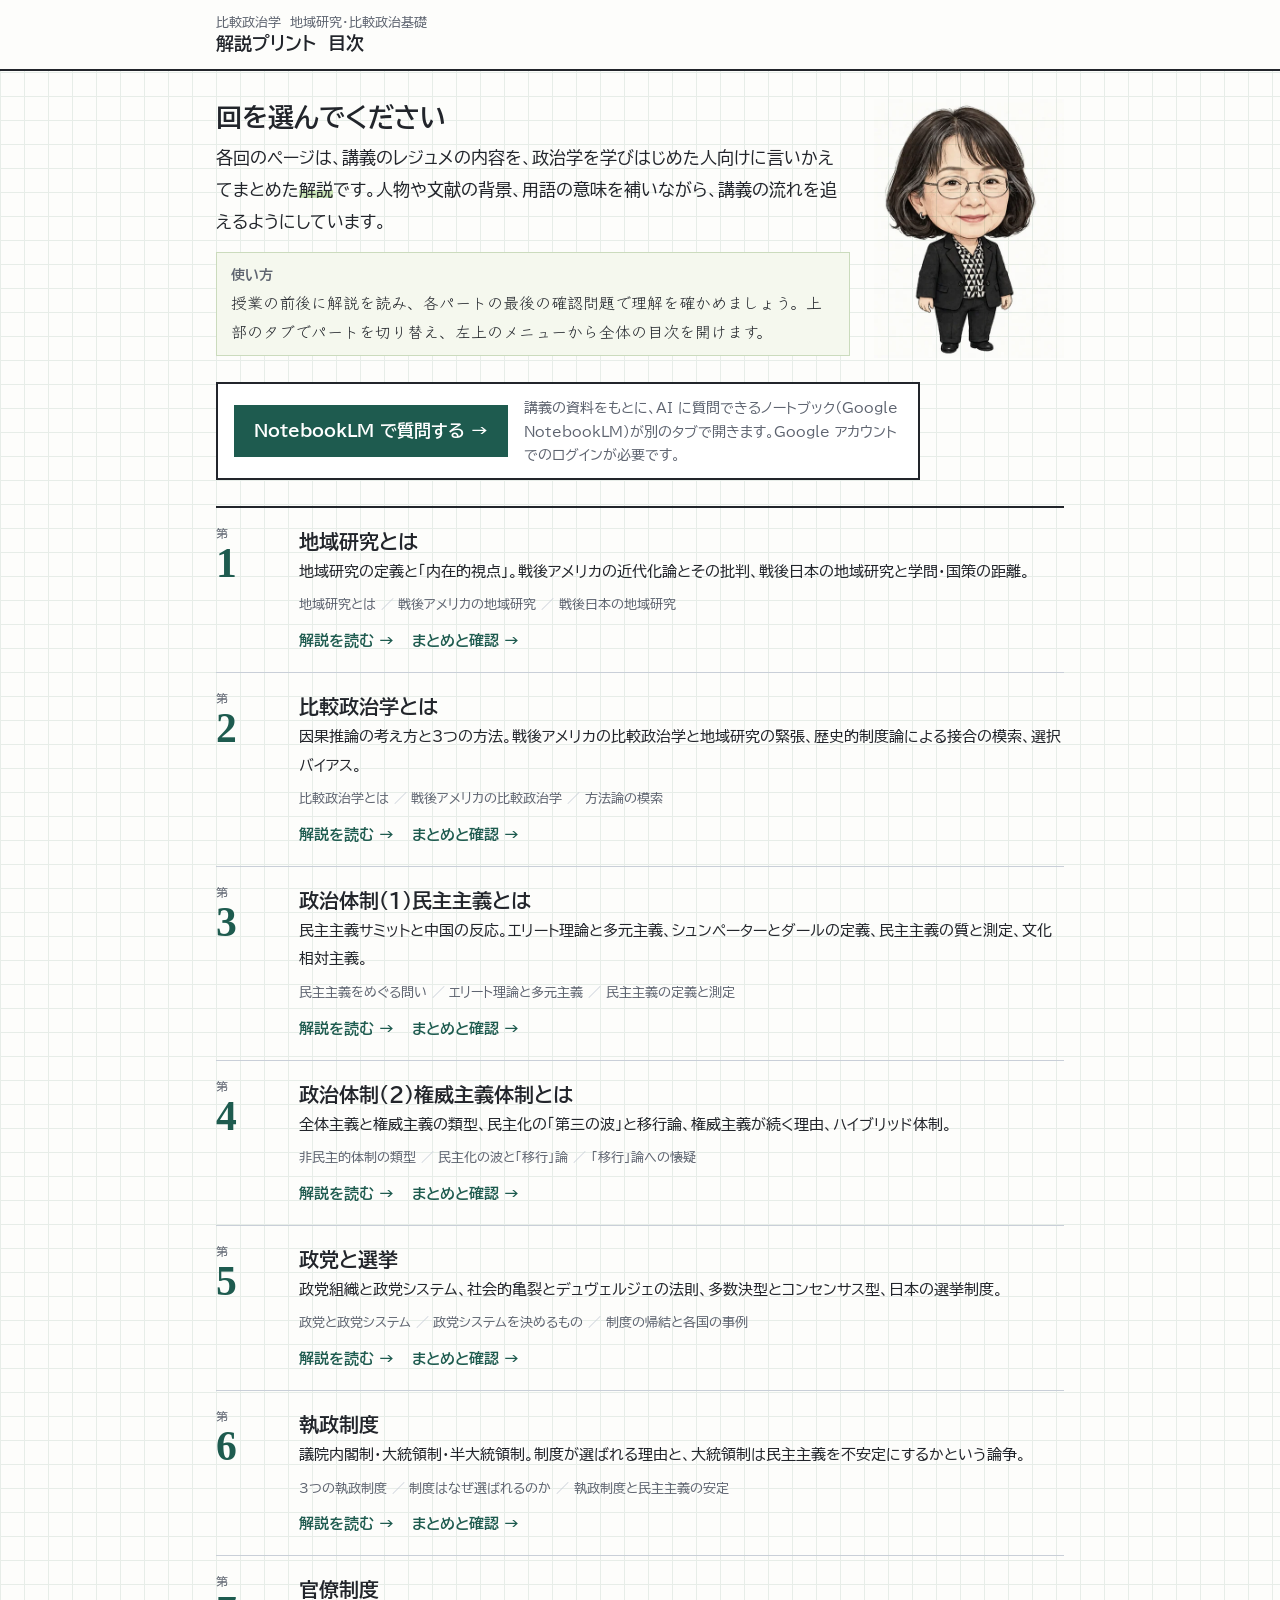
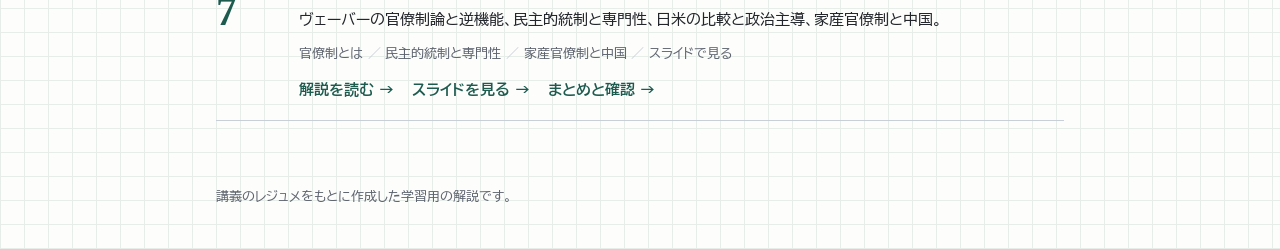
<file: index.html>
<!DOCTYPE html>
<html lang="ja">
<head>
<meta charset="utf-8">
<meta name="viewport" content="width=device-width, initial-scale=1">
<title>比較政治学　解説プリント　目次</title>
<link rel="preconnect" href="https://fonts.googleapis.com">
<link rel="preconnect" href="https://fonts.gstatic.com" crossorigin>
<link href="https://fonts.googleapis.com/css2?family=BIZ+UDPGothic:wght@400;700&family=Klee+One:wght@400;600&display=swap" rel="stylesheet">
<style>
/* 設計：各章と同じ方眼紙の講義プリント。ここは「目次のページ」として、罫線で区切った一覧にする */
:root{--paper:#fdfdfb;--grid:#e7ede8;--ink:#22252b;--sub:#5e6470;--line:#c9cfd8;--blue:#1e5b4f;--red:#b0601c;--marker:#cce6b8;--note:#f5f8ee;
  --font-body:"BIZ UDPGothic","Hiragino Kaku Gothic ProN","Yu Gothic",Meiryo,sans-serif;--font-hand:"Klee One","Hiragino Maru Gothic ProN","Yu Gothic",sans-serif;--font-math:"Times New Roman",Times,serif}
*{box-sizing:border-box}
html,body{margin:0}
body{background-color:var(--paper);background-image:linear-gradient(var(--grid) 1px,transparent 1px),linear-gradient(90deg,var(--grid) 1px,transparent 1px);background-size:24px 24px;
  color:var(--ink);font-family:var(--font-body);font-size:17px;line-height:1.9;-webkit-text-size-adjust:100%}
a{color:var(--blue)}
:focus-visible{outline:2px solid var(--blue);outline-offset:2px}
.bar{border-bottom:2px solid var(--ink);background:var(--paper)}
.bar-in{max-width:880px;margin:0 auto;padding:14px 16px 12px;line-height:1.4}
.bar small{display:block;color:var(--sub);font-size:.8rem}
.bar b{font-size:1.1rem}
main{max-width:880px;margin:0 auto;padding:28px 16px 64px}
h1{font-size:1.65rem;line-height:1.4;margin:0 0 6px}
.lead{margin:0 0 6px;max-width:44rem}
.mk{background:linear-gradient(transparent 55%,var(--marker) 55%)}
.memo{font-family:var(--font-hand);background:var(--note);border:1px solid #cbdbbd;padding:10px 14px;margin:14px 0 26px;max-width:44rem;font-size:1rem;line-height:1.8}
.memo b{font-family:var(--font-body);font-size:.85rem;color:var(--sub);display:block}
ol.toc{list-style:none;margin:0;padding:0;border-top:2px solid var(--ink)}
ol.toc>li{display:grid;grid-template-columns:4.2rem 1fr;gap:0 16px;padding:18px 0 16px;border-bottom:1px solid var(--line)}
.no{font-family:var(--font-math);font-size:2.6rem;line-height:1;color:var(--blue);font-weight:700;padding-top:2px}
.no small{display:block;font-family:var(--font-body);font-size:.72rem;color:var(--sub);font-weight:400;margin-bottom:4px}
.ch h2{margin:0;font-size:1.25rem;line-height:1.5}
.ch h2 a{color:var(--ink);text-decoration:none;border-bottom:2px solid transparent}
.ch h2 a:hover{border-bottom-color:var(--blue)}
.ch .about{margin:2px 0 6px;font-size:.95rem}
.parts{margin:0 0 10px;padding:0;list-style:none;display:flex;flex-wrap:wrap;gap:2px 0;font-size:.82rem;color:var(--sub)}
.parts li:not(:last-child)::after{content:"／";margin:0 .35em;color:var(--line)}
.links{display:flex;flex-wrap:wrap;gap:8px 18px;font-size:.93rem}
.links a{text-decoration:none;font-weight:700}
.links a:hover{text-decoration:underline}
.links .kadai{color:var(--red)}
.links .word{color:var(--ink);font-weight:400}
.links .word::before{content:"W";display:inline-block;font-family:var(--font-math);font-weight:700;font-size:.78rem;border:1.5px solid var(--ink);padding:0 4px;margin-right:6px;line-height:1.3}
@media (max-width:560px){ol.toc>li{grid-template-columns:3rem 1fr;gap:0 10px}.no{font-size:2rem}}
footer{max-width:880px;margin:0 auto;padding:0 16px 40px;font-size:.8rem;color:var(--sub)}
.nlm{display:flex;flex-wrap:wrap;align-items:center;gap:8px 16px;border:2px solid var(--ink);background:#fff;padding:12px 16px;margin:0 0 26px;max-width:44rem}
.nlm a{display:inline-block;background:var(--blue);color:#fff;text-decoration:none;font-weight:700;padding:8px 18px;border:2px solid var(--blue)}
.nlm a:hover{background:#fff;color:var(--blue)}
.nlm p{margin:0;font-size:.9rem;color:var(--sub);line-height:1.6;flex:1 1 16rem}
.hero{display:grid;grid-template-columns:1fr 190px;gap:8px 24px;align-items:end}
.hero figure{margin:0;align-self:start}
.hero img{width:190px;height:auto;display:block;mix-blend-mode:multiply}
.foot-fig{display:none;margin:28px auto 0;text-align:center}
.foot-fig img{width:120px;height:auto;mix-blend-mode:multiply}
@media (max-width:640px){.hero{display:block}.hero figure{display:none}.foot-fig{display:block}}
</style>
</head>
<body>
<header class="bar"><div class="bar-in"><small>比較政治学　地域研究・比較政治基礎</small><b>解説プリント　目次</b></div></header>
<main>
<div class="hero"><div>
<h1>回を選んでください</h1>
<p class="lead">各回のページは、講義のレジュメの内容を、政治学を学びはじめた人向けに言いかえてまとめた<span class="mk">解説</span>です。人物や文献の背景、用語の意味を補いながら、講義の流れを追えるようにしています。</p>
<div class="memo"><b>使い方</b>授業の前後に解説を読み、各パートの最後の確認問題で理解を確かめましょう。上部のタブでパートを切り替え、左上のメニューから全体の目次を開けます。</div>
</div><figure><img src="img/sensei.webp" alt="講義担当の先生のイラスト" width="420" height="574"></figure></div>

<div class="nlm"><a href="https://notebooklm.google.com/notebook/bc440ad9-7f8f-493b-9296-72222789f859" target="_blank" rel="noopener">NotebookLM で質問する →</a><p>講義の資料をもとに、AI に質問できるノートブック（Google NotebookLM）が別のタブで開きます。Google アカウントでのログインが必要です。</p></div>

<ol class="toc">
<li><div class="no"><small>第</small>1</div><div class="ch">
  <h2><a href="ch01/">地域研究とは</a></h2>
  <p class="about">地域研究の定義と「内在的視点」。戦後アメリカの近代化論とその批判、戦後日本の地域研究と学問・国策の距離。</p>
  <ul class="parts"><li>地域研究とは</li><li>戦後アメリカの地域研究</li><li>戦後日本の地域研究</li></ul>
  <div class="links"><a href="ch01/">解説を読む →</a><a href="ch01/#matome">まとめと確認 →</a></div>
</div></li>
<li><div class="no"><small>第</small>2</div><div class="ch">
  <h2><a href="ch02/">比較政治学とは</a></h2>
  <p class="about">因果推論の考え方と3つの方法。戦後アメリカの比較政治学と地域研究の緊張、歴史的制度論による接合の模索、選択バイアス。</p>
  <ul class="parts"><li>比較政治学とは</li><li>戦後アメリカの比較政治学</li><li>方法論の模索</li></ul>
  <div class="links"><a href="ch02/">解説を読む →</a><a href="ch02/#matome">まとめと確認 →</a></div>
</div></li>
<li><div class="no"><small>第</small>3</div><div class="ch">
  <h2><a href="ch03/">政治体制（1）民主主義とは</a></h2>
  <p class="about">民主主義サミットと中国の反応。エリート理論と多元主義、シュンペーターとダールの定義、民主主義の質と測定、文化相対主義。</p>
  <ul class="parts"><li>民主主義をめぐる問い</li><li>エリート理論と多元主義</li><li>民主主義の定義と測定</li></ul>
  <div class="links"><a href="ch03/">解説を読む →</a><a href="ch03/#matome">まとめと確認 →</a></div>
</div></li>
<li><div class="no"><small>第</small>4</div><div class="ch">
  <h2><a href="ch04/">政治体制（2）権威主義体制とは</a></h2>
  <p class="about">全体主義と権威主義の類型、民主化の「第三の波」と移行論、権威主義が続く理由、ハイブリッド体制。</p>
  <ul class="parts"><li>非民主的体制の類型</li><li>民主化の波と「移行」論</li><li>「移行」論への懐疑</li></ul>
  <div class="links"><a href="ch04/">解説を読む →</a><a href="ch04/#matome">まとめと確認 →</a></div>
</div></li>
<li><div class="no"><small>第</small>5</div><div class="ch">
  <h2><a href="ch05/">政党と選挙</a></h2>
  <p class="about">政党組織と政党システム、社会的亀裂とデュヴェルジェの法則、多数決型とコンセンサス型、日本の選挙制度。</p>
  <ul class="parts"><li>政党と政党システム</li><li>政党システムを決めるもの</li><li>制度の帰結と各国の事例</li></ul>
  <div class="links"><a href="ch05/">解説を読む →</a><a href="ch05/#matome">まとめと確認 →</a></div>
</div></li>
<li><div class="no"><small>第</small>6</div><div class="ch">
  <h2><a href="ch06/">執政制度</a></h2>
  <p class="about">議院内閣制・大統領制・半大統領制。制度が選ばれる理由と、大統領制は民主主義を不安定にするかという論争。</p>
  <ul class="parts"><li>3つの執政制度</li><li>制度はなぜ選ばれるのか</li><li>執政制度と民主主義の安定</li></ul>
  <div class="links"><a href="ch06/">解説を読む →</a><a href="ch06/#matome">まとめと確認 →</a></div>
</div></li>
<li><div class="no"><small>第</small>7</div><div class="ch">
  <h2><a href="ch07/">官僚制度</a></h2>
  <p class="about">ヴェーバーの官僚制論と逆機能、民主的統制と専門性、日米の比較と政治主導、家産官僚制と中国。</p>
  <ul class="parts"><li>官僚制とは</li><li>民主的統制と専門性</li><li>家産官僚制と中国</li><li>スライドで見る</li></ul>
  <div class="links"><a href="ch07/">解説を読む →</a><a href="ch07/#slide">スライドを見る →</a><a href="ch07/#matome">まとめと確認 →</a></div>
</div></li>
</ol>
</main>
<figure class="foot-fig"><img src="img/sensei.webp" alt="講義担当の先生のイラスト" width="420" height="574" loading="lazy"></figure>
<footer>講義のレジュメをもとに作成した学習用の解説です。</footer>
</body>
</html>
</file>
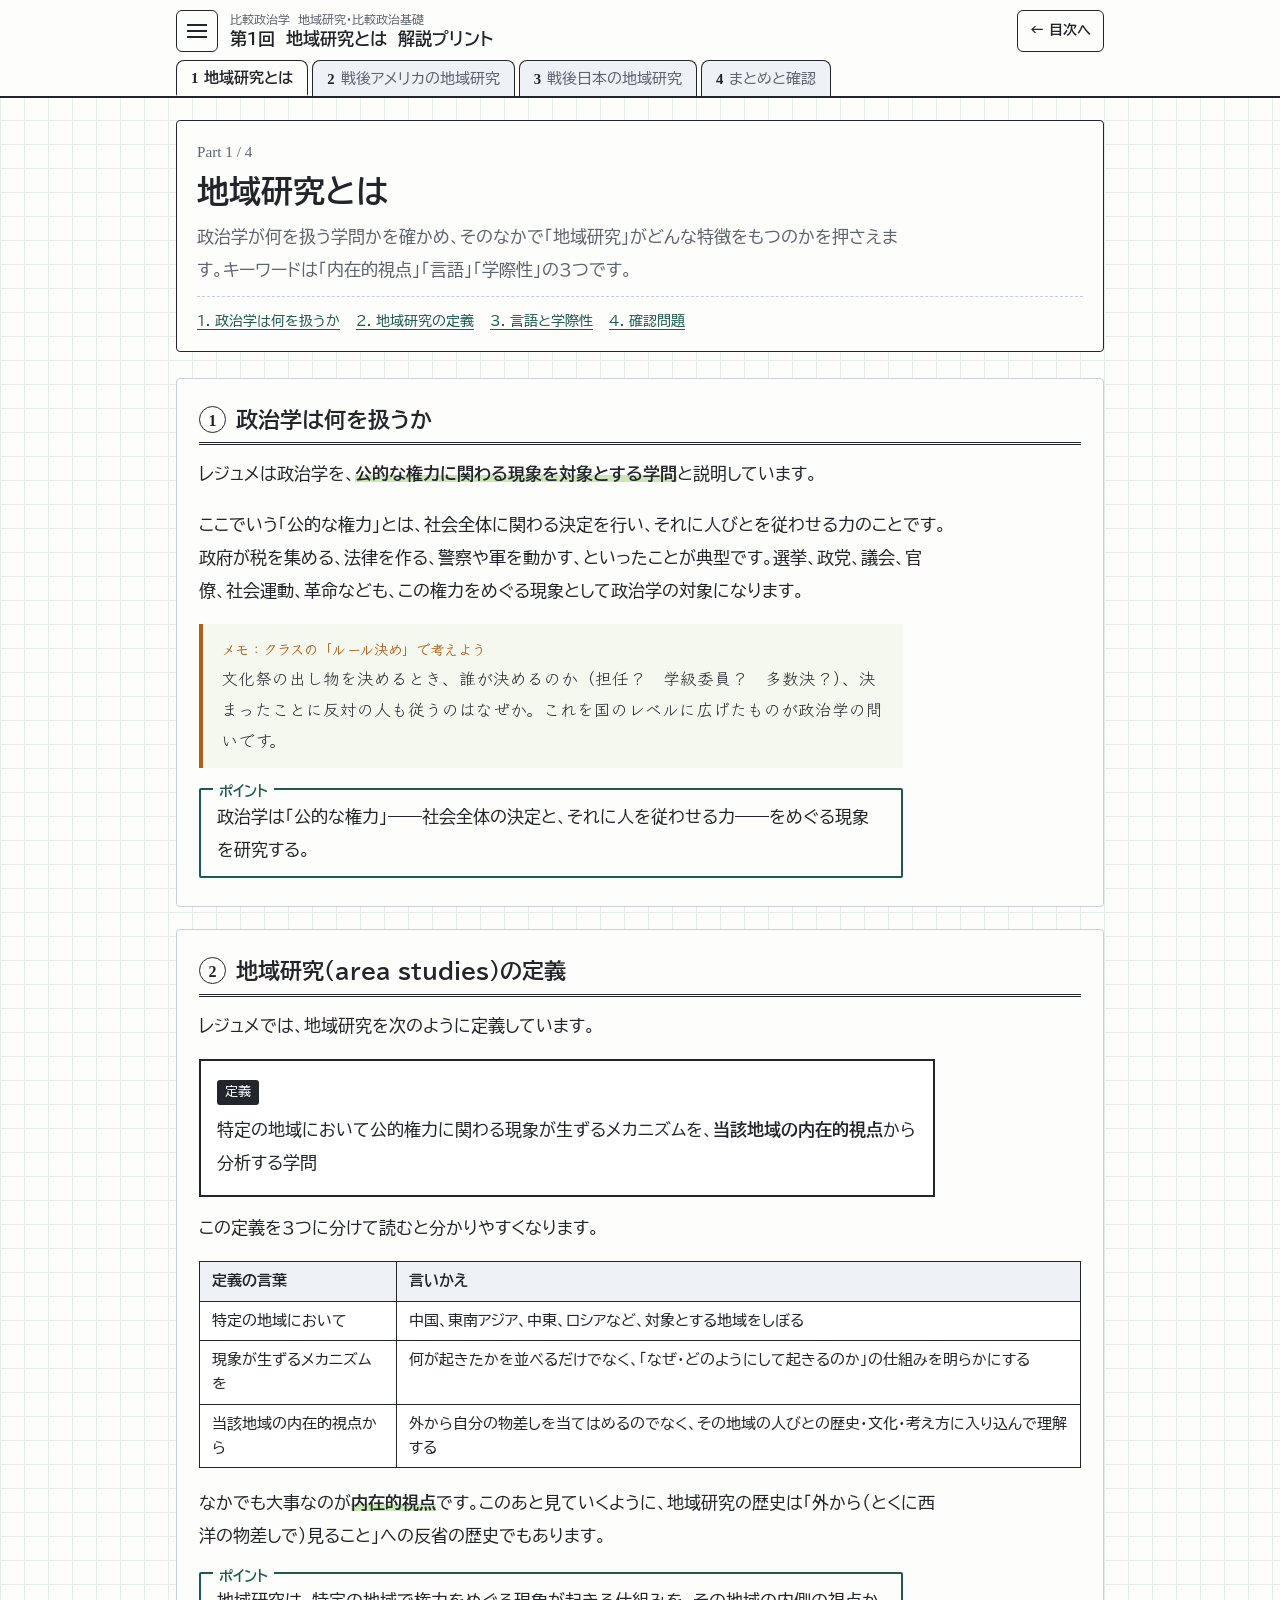
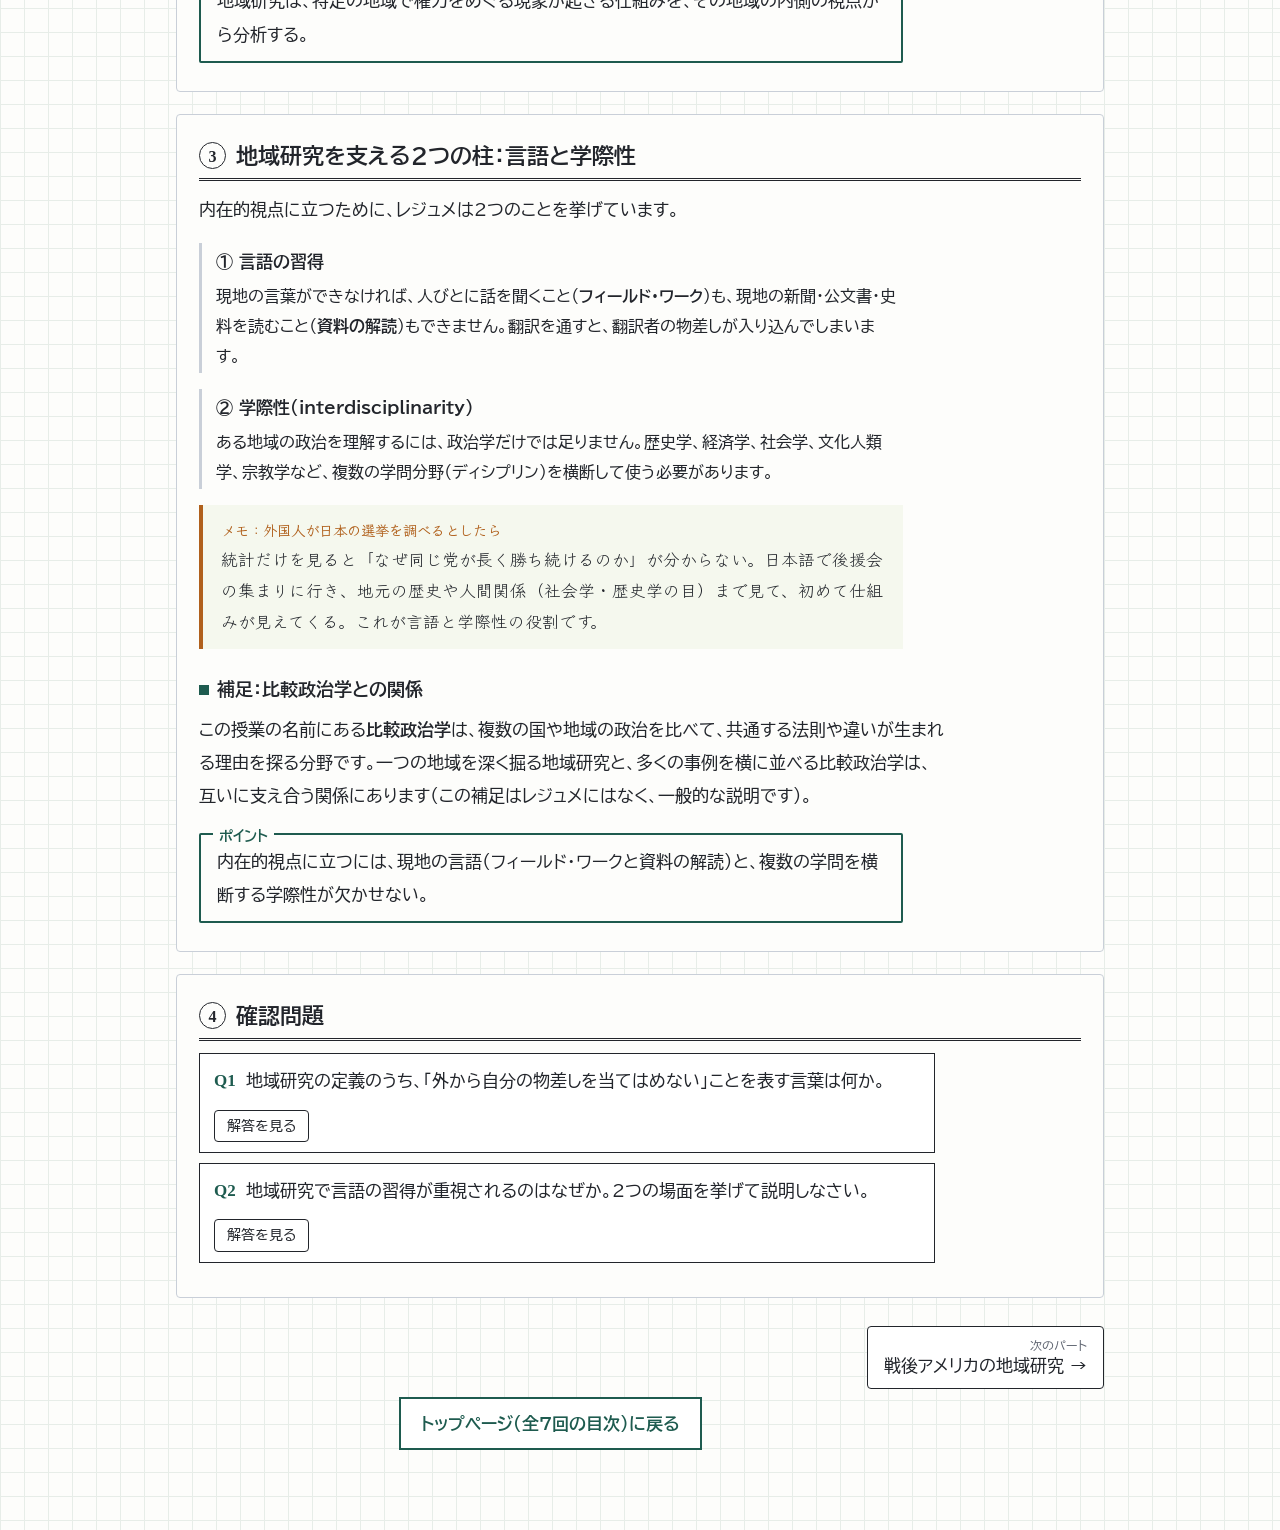
<file: ch01/index.html>
<!DOCTYPE html>
<html lang="ja">
<head>
<meta charset="utf-8">
<meta name="viewport" content="width=device-width, initial-scale=1">
<title>第1回 地域研究とは｜比較政治学</title>
<link rel="preconnect" href="https://fonts.googleapis.com">
<link rel="preconnect" href="https://fonts.gstatic.com" crossorigin>
<link href="https://fonts.googleapis.com/css2?family=BIZ+UDPGothic:wght@400;700&family=Klee+One:wght@400;600&display=swap" rel="stylesheet">
<style>
/* hikakuseiji の配色：lily（青・朱・黄）と区別するため、深緑・琥珀・若草に変更 */
/* 設計: 方眼紙に書いた講義プリント。黒インクの本文、青ペンの強調、朱ペンの書き込み、黄色の蛍光ペン。上部に固定ヘッダーとパートのタブ、左からメニューが出る */
:root{
  --paper:#fdfdfb;
  --grid:#e7ede8;
  --ink:#22252b;
  --sub:#5e6470;
  --line:#c9cfd8;
  --blue:#1e5b4f;
  --red:#b0601c;
  --teal:#3d6a94;
  --marker:#cce6b8;
  --note:#f5f8ee;
  --font-body:"BIZ UDPGothic","Hiragino Kaku Gothic ProN","Yu Gothic",Meiryo,sans-serif;
  --font-hand:"Klee One","Hiragino Maru Gothic ProN","Yu Gothic",sans-serif;
  --font-math:"Times New Roman",Times,serif;
  color-scheme:light;
}
*{box-sizing:border-box}
html,body{margin:0}
body{
  background-color:var(--paper);
  background-image:linear-gradient(var(--grid) 1px,transparent 1px),linear-gradient(90deg,var(--grid) 1px,transparent 1px);
  background-size:24px 24px;
  color:var(--ink);font-family:var(--font-body);font-size:17px;line-height:1.95;
  -webkit-text-size-adjust:100%;
}
a{color:var(--blue)}
button{font:inherit;color:inherit}
:focus-visible{outline:2px solid var(--blue);outline-offset:2px}

/* ヘッダー */
.bar{position:sticky;top:0;z-index:20;background:var(--paper);border-bottom:2px solid var(--ink)}
.bar-in{max-width:960px;margin:0 auto;padding:10px 16px 0;display:flex;align-items:center;gap:12px}
.burger{width:42px;height:42px;border:1.5px solid var(--ink);background:var(--paper);border-radius:6px;display:grid;place-items:center;cursor:pointer;flex:none}
.burger span{display:block;width:20px;height:2px;background:var(--ink);box-shadow:0 -6px 0 var(--ink),0 6px 0 var(--ink)}
.course{line-height:1.35;min-width:0}
.course small{display:block;color:var(--sub);font-size:.78rem}
.course b{font-size:1.05rem}
.tabs{max-width:960px;margin:8px auto 0;padding:0 16px;display:flex;gap:4px;overflow-x:auto;scrollbar-width:none}
.tabs::-webkit-scrollbar{display:none}
.tab{flex:none;border:1.5px solid var(--ink);border-bottom:none;background:#eef1f5;border-radius:8px 8px 0 0;padding:6px 14px 5px;cursor:pointer;font-size:.92rem;line-height:1.5;color:var(--sub);position:relative;top:2px}
.tab .n{font-family:var(--font-math);font-weight:700;margin-right:6px;color:var(--ink)}
.tab[aria-selected="true"]{background:var(--paper);color:var(--ink);font-weight:700;border-bottom:2px solid var(--paper);z-index:1}

/* ドロワー */
.scrim{position:fixed;inset:0;background:rgba(20,24,32,.35);z-index:30;opacity:0;pointer-events:none;transition:opacity .2s}
.drawer{position:fixed;top:0;left:0;bottom:0;width:min(340px,86vw);background:var(--paper);z-index:31;border-right:2px solid var(--ink);transform:translateX(-102%);transition:transform .22s ease;overflow-y:auto;padding:16px 18px 40px}
body.menu-open .scrim{opacity:1;pointer-events:auto}
body.menu-open .drawer{transform:none}
.drawer-head{display:flex;justify-content:space-between;align-items:center;border-bottom:1.5px solid var(--ink);padding-bottom:8px;margin-bottom:10px}
.drawer-head b{font-size:1rem}
.close{border:1.5px solid var(--ink);background:none;border-radius:6px;width:36px;height:36px;cursor:pointer;font-size:1.2rem;line-height:1}
.drawer h4{margin:14px 0 2px;font-size:.95rem}
.drawer h4 button{background:none;border:none;padding:0;cursor:pointer;text-align:left;font-weight:700}
.drawer h4 .n{font-family:var(--font-math);margin-right:6px}
.drawer ul{list-style:none;margin:0;padding:0 0 0 12px;border-left:1.5px solid var(--line)}
.drawer li button{background:none;border:none;padding:3px 0;cursor:pointer;color:var(--sub);text-align:left;font-size:.9rem;line-height:1.5}
.drawer li button:hover{color:var(--blue)}
.drawer .cur>button{color:var(--blue)}

/* 本文 */
main{max-width:960px;margin:0 auto;padding:22px 16px 80px}
.part{display:none}
.part.on{display:block}
.part-head{background:var(--paper);border:1.5px solid var(--ink);border-radius:4px;padding:16px 20px;margin-bottom:26px}
.part-head .pn{font-family:var(--font-math);font-size:.95rem;color:var(--sub)}
.part-head h1{font-size:clamp(1.5rem,3.6vw,2rem);line-height:1.4;margin:2px 0 6px;text-wrap:balance}
.part-head p{margin:0;color:var(--sub);max-width:42em}
.toc-mini{display:flex;flex-wrap:wrap;gap:4px 16px;margin-top:10px;padding-top:10px;border-top:1px dashed var(--line);font-size:.9rem}
.toc-mini button{background:none;border:none;padding:0;cursor:pointer;color:var(--blue);text-decoration:underline;text-underline-offset:3px}

section{background:var(--paper);border:1px solid var(--line);border-radius:4px;padding:6px 22px 24px;margin-bottom:22px;scroll-margin-top:120px}
@media (max-width:560px){section{padding:4px 14px 18px}}
h2{font-size:1.4rem;line-height:1.5;margin:18px 0 12px;padding-bottom:6px;border-bottom:3px double var(--ink);text-wrap:balance}
h2 .sn{display:inline-block;min-width:1.7em;height:1.7em;line-height:1.7em;text-align:center;border:1.5px solid var(--ink);border-radius:50%;font-family:var(--font-math);font-size:1rem;margin-right:10px;vertical-align:.12em}
h3{font-size:1.1rem;margin:24px 0 6px;text-wrap:balance}
h3::before{content:"";display:inline-block;width:10px;height:10px;background:var(--blue);margin-right:8px;vertical-align:.05em}
p{margin:0 0 1em;max-width:44em}
.mk{background:linear-gradient(transparent 58%,var(--marker) 58%);font-weight:700}
.v{font-family:var(--font-math);font-style:italic;font-size:1.1em;white-space:nowrap}
.plus{color:var(--teal);font-weight:700}
.minus{color:var(--red);font-weight:700}
ul.dots,ol.steps{margin:0 0 1em;padding-left:1.4em;max-width:44em}
ul.dots li,ol.steps li{margin:3px 0}

/* 数式ボックス（教科書風に式番号を右寄せ） */
.eq{border:1.5px solid var(--ink);background:#fff;padding:12px 18px;margin:16px 0 6px;max-width:44rem;display:flex;align-items:baseline;gap:16px;flex-wrap:wrap}
.eq .f{font-family:var(--font-math);font-size:1.45rem;font-style:italic}
.eq .f sub{font-size:.65em}
.eq .no{margin-left:auto;font-size:.85rem;color:var(--sub)}
.eq-read{max-width:44rem;margin:0 0 16px;padding-left:20px;font-size:.95rem;color:var(--sub)}
.eq-read::before{content:"読み方　";color:var(--blue);font-weight:700}

/* 先生のメモ */
.memo{font-family:var(--font-hand);background:var(--note);border-left:4px solid var(--red);padding:12px 16px 12px 18px;margin:16px 0;max-width:44rem;font-size:1.05rem;line-height:1.85}
.memo .who{display:block;color:var(--red);font-weight:600;font-size:.9rem}
/* ポイント */
.point{border:2px solid var(--blue);border-radius:2px;padding:10px 16px;margin:20px 0 4px;max-width:44rem;position:relative}
.point::before{content:"ポイント";position:absolute;top:-.85em;left:12px;background:var(--paper);padding:0 6px;color:var(--blue);font-weight:700;font-size:.85rem}
.point p{margin:0}

/* 帯グラフ */
.bars{background:#fff;border:1px solid var(--line);padding:14px 16px 10px;margin:14px 0 18px;max-width:44rem}
.bars .sw{display:flex;gap:0;margin-bottom:12px;border:1.5px solid var(--ink);border-radius:6px;overflow:hidden;width:max-content}
.bars .sw button{border:none;background:#fff;padding:3px 14px;cursor:pointer;font-size:.88rem}
.bars .sw button+button{border-left:1.5px solid var(--ink)}
.bars .sw button[aria-selected="true"]{background:var(--ink);color:#fff}
.brow{display:grid;grid-template-columns:7.2em 1fr;align-items:center;gap:10px;margin:8px 0}
.brow .lab{font-size:.88rem;line-height:1.35}
.track{position:relative;height:34px}
.seg{position:absolute;top:0;bottom:0;display:flex;align-items:center;justify-content:center;font-size:.8rem;border:1.5px solid var(--ink);white-space:nowrap;overflow:hidden;font-variant-numeric:tabular-nums}
.seg.y{background:#d9ebe2}
.seg.c{background:#f3f4f6}.seg.i{background:#e7eaee}.seg.g{background:#d9dde3}
.seg.gap-p{background:repeating-linear-gradient(45deg,#dde6f0,#dde6f0 5px,#fff 5px,#fff 10px);color:var(--teal);font-weight:700;border-color:var(--teal);border-style:dashed}
.seg.gap-m{background:repeating-linear-gradient(45deg,#f5e5d3,#f5e5d3 5px,#fff 5px,#fff 10px);color:var(--red);font-weight:700;border-color:var(--red);border-style:dashed}
.seg.b{background:#e7eaee}.seg.ri{background:#e3efd6}.seg.nx{background:#dde6f0}
.seg-lab{position:absolute;top:0;bottom:0;display:flex;align-items:center;font-size:.85rem;white-space:nowrap}
.bars .cap{font-size:.88rem;color:var(--sub);margin:6px 0 0}

/* 表 */
.tw{overflow-x:auto;margin:12px 0 18px}
table{border-collapse:collapse;background:#fff;font-size:.95rem;font-variant-numeric:tabular-nums}
th,td{border:1px solid var(--ink);padding:7px 12px;text-align:left;vertical-align:top;line-height:1.6}
thead th{background:#eef1f5}
td.c{text-align:center;white-space:nowrap}
td.r{text-align:right}
table.calc-t td{border:none;border-bottom:1px dotted var(--line);padding:3px 14px 3px 0}
table.calc-t tr:last-child td{border-bottom:2px solid var(--ink);font-weight:700}

/* 図 */
figure{margin:14px 0 20px}
figcaption{font-size:.85rem;color:var(--sub);margin-top:4px}
.figbox{background:#fff;border:1px solid var(--line);padding:8px;overflow-x:auto}
svg text{font-family:var(--font-body);fill:var(--ink)}
svg .m{font-family:var(--font-math);font-style:italic}

/* シミュレーター */
.sim{background:#fff;border:1.5px solid var(--ink);padding:14px;margin:16px 0;display:grid;grid-template-columns:1fr;gap:14px}
@media (min-width:860px){.sim{grid-template-columns:minmax(0,1.15fr) minmax(0,1fr)}}
.grp{margin-bottom:10px}
.grp .gl{font-size:.78rem;color:var(--sub);display:block;margin-bottom:3px}
.chips{display:flex;flex-wrap:wrap;gap:5px}
.chips button{border:1.5px solid var(--ink);background:#fff;padding:2px 10px;border-radius:4px;cursor:pointer;font-size:.85rem;line-height:1.6}
.chips button[aria-pressed="true"]{background:var(--ink);color:#fff}
.explain{border-top:1px dashed var(--line);padding-top:10px;margin-top:6px}
.explain .t{font-weight:700;margin:0}
.explain .x{font-size:.95rem;margin:4px 0}
.explain .f{font-size:.8rem;color:var(--sub);margin:0}
.meter{display:grid;grid-template-columns:repeat(3,1fr);border:1.5px solid var(--ink);margin:10px 0}
.meter div{padding:6px 8px;text-align:center}
.meter div+div{border-left:1px solid var(--ink)}
.meter small{display:block;font-size:.75rem;color:var(--sub);line-height:1.3}
.meter strong{font-size:1.3rem;font-family:var(--font-math);font-variant-numeric:tabular-nums}
.sl{display:grid;grid-template-columns:7.4em 1fr 3.6em;gap:8px;align-items:center;font-size:.88rem}
.sl input{width:100%;accent-color:var(--blue)}
.sl output{text-align:right;font-family:var(--font-math);font-variant-numeric:tabular-nums}
.sm{font-size:.8rem;color:var(--sub);margin:6px 0 0}

/* 内部タブ（ケース別） */
.itabs{display:flex;gap:0;border-bottom:1.5px solid var(--ink);margin:14px 0 0;overflow-x:auto}
.itabs button{border:none;background:none;padding:6px 14px;cursor:pointer;color:var(--sub);border-bottom:3px solid transparent;margin-bottom:-1.5px;white-space:nowrap}
.itabs button[aria-selected="true"]{color:var(--ink);font-weight:700;border-bottom-color:var(--blue)}
.ipanel{padding:12px 0 0}
.ipanel[hidden]{display:none}
.case{border-left:3px solid var(--line);padding:2px 0 2px 14px;margin:0 0 16px;max-width:44rem}
.case b{display:block}
.case p b{display:inline}
.case .res{font-size:.9rem;margin:2px 0}
.case p{margin:2px 0 0;font-size:.97rem}

/* 手順 */
.flow{display:grid;grid-template-columns:1fr;gap:8px;max-width:44rem;margin:12px 0 16px;counter-reset:f}
@media (min-width:700px){.flow{grid-template-columns:repeat(3,1fr)}}
.flow div{border:1.5px solid var(--ink);background:#fff;padding:10px 12px;font-size:.93rem;line-height:1.7;counter-increment:f}
.flow div::before{content:"手順" counter(f);display:block;font-weight:700;color:var(--blue);font-size:.82rem}

/* 計算機 */
.calc{background:#fff;border:1.5px solid var(--ink);padding:14px 16px;margin:14px 0;max-width:44rem}
.calc .out{font-size:.98rem;margin-top:10px}
.calc .chk{color:var(--sub);font-size:.88rem}

/* 確認問題 */
.q{border:1px solid var(--ink);background:#fff;margin:10px 0;max-width:46rem}
.q .qq{padding:10px 14px;display:flex;gap:10px}
.q .qn{font-family:var(--font-math);font-weight:700;color:var(--blue)}
.q button.show{margin:0 14px 10px;border:1.5px solid var(--ink);background:#fff;border-radius:4px;padding:2px 12px;cursor:pointer;font-size:.85rem}
.q .ans{border-top:1px dashed var(--line);padding:8px 14px 10px;font-family:var(--font-hand);font-size:1.05rem;background:var(--note)}
.q .ans[hidden]{display:none}
.q .ans::before{content:"解答　";color:var(--red);font-weight:600}

/* 前後ナビ */
.pager{display:flex;justify-content:space-between;gap:10px;margin-top:28px;flex-wrap:wrap}
.pager button{border:1.5px solid var(--ink);background:#fff;padding:10px 16px;cursor:pointer;border-radius:4px;text-align:left;line-height:1.4;max-width:48%}
.pager button small{display:block;color:var(--sub);font-size:.78rem}
.pager .next{margin-left:auto;text-align:right}
.src{font-size:.82rem;color:var(--sub);margin-top:30px;border-top:1px solid var(--line);padding-top:10px}

/* キャラクター */
.talk{display:flex;align-items:flex-end;gap:12px;margin:14px 0 18px;max-width:44rem}
.talk img{width:118px;height:auto;flex:none}
.talk .bubble{position:relative;background:#fff;border:2px solid var(--ink);border-radius:14px;padding:10px 16px;font-family:var(--font-hand);font-size:1.08rem;line-height:1.75;margin-bottom:30px}
.talk .bubble::before{content:"";position:absolute;left:-12px;bottom:16px;border:6px solid transparent;border-right:8px solid var(--ink)}
.talk .bubble::after{content:"";position:absolute;left:-8px;bottom:17px;border:5px solid transparent;border-right:7px solid #fff}
.talk.r{flex-direction:row-reverse;margin-left:auto}
.talk.r .bubble::before{left:auto;right:-12px;border-right-color:transparent;border-left:8px solid var(--ink)}
.talk.r .bubble::after{left:auto;right:-8px;border-right-color:transparent;border-left:7px solid #fff}
.part-head{display:flex;gap:16px;align-items:flex-end}
.part-head .ph-main{flex:1;min-width:0}
.part-head .ph-fig{flex:none;width:150px;text-align:center;margin:-6px 0 -16px}
.part-head .ph-say{font-family:var(--font-hand);font-size:.88rem;line-height:1.5;background:#fff;border:1.5px solid var(--ink);border-radius:10px;padding:5px 8px;margin-bottom:6px;text-align:left;position:relative}
.part-head .ph-say::after{content:"";position:absolute;left:50%;bottom:-7px;width:10px;height:10px;background:#fff;border-right:1.5px solid var(--ink);border-bottom:1.5px solid var(--ink);transform:translateX(-50%) rotate(45deg)}
.part-head .ph-fig img{width:100%;height:auto;display:block}
@media (max-width:560px){.talk img{width:86px}.part-head .ph-fig{width:96px}.talk .bubble{font-size:1rem}}
.memo.withfig{display:flex;gap:14px;align-items:center}
.memo.withfig img{width:104px;height:auto;flex:none}
@media (max-width:560px){.memo.withfig img{width:78px}}

/* 課題パート */
.dl{margin:10px 0 16px}
.dlbtn{display:inline-flex;align-items:center;gap:12px;border:2px solid var(--ink);background:#fff;color:var(--ink);text-decoration:none;padding:8px 16px 8px 10px;border-radius:6px;line-height:1.4;box-shadow:3px 3px 0 var(--ink)}
.dlbtn:hover{background:#eaf3ee}
.dlbtn:active{transform:translate(2px,2px);box-shadow:1px 1px 0 var(--ink)}
.dlbtn .dlico{width:34px;height:40px;background:#1e5b4f;color:#fff;font-weight:700;display:grid;place-items:center;border-radius:3px;font-family:var(--font-math);font-size:1.2rem}
.dlbtn b{display:block}
.dlbtn small{display:block;color:var(--sub);font-size:.8rem}

.xref{font-size:.9rem;margin:6px 0 12px;max-width:44em}
.xref::before{content:"→ ";color:var(--blue);font-weight:700}
.xref a,.dots a{color:var(--blue);cursor:pointer}
.kq{border:2px solid var(--ink);background:#fff;padding:12px 16px;margin:12px 0 14px;max-width:46rem}
.kq .lab{display:inline-block;background:var(--ink);color:#fff;font-size:.8rem;padding:0 8px;border-radius:3px;margin-bottom:4px}
.kq p{margin:4px 0}
.memo.hint{border-left-color:var(--blue)}
.memo.hint .who{color:var(--blue)}
.locked{display:none;border:1.5px dashed var(--line);color:var(--sub);padding:8px 14px;max-width:44rem;font-size:.92rem;background:#fff}
body.ans-off .locked{display:block}
body.ans-off .sol{display:none}
.solbtn{border:1.5px solid var(--ink);background:var(--ink);color:#fff;border-radius:4px;padding:6px 16px;cursor:pointer;margin:6px 0 10px}
.solbtn[aria-expanded="true"]{background:#fff;color:var(--ink)}
.step{border-top:1px dashed var(--line);padding-top:6px;margin-top:10px}
h3.stp::before{display:none}
h3.stp .st{display:inline-block;font-size:.8rem;background:var(--blue);color:#fff;padding:0 9px;border-radius:3px;margin-right:8px;vertical-align:.12em}
.ansSwitch{display:flex;flex-wrap:wrap;align-items:center;gap:6px 16px;border:2px solid var(--ink);background:#fff;padding:10px 14px;margin:14px 0 16px;max-width:46rem}
.sw-l{display:flex;align-items:center;gap:10px;cursor:pointer;font-weight:700}
.sw-l input{position:absolute;opacity:0;width:1px;height:1px}
.sw-ui{width:46px;height:26px;border-radius:13px;background:#c9cfd8;position:relative;flex:none;transition:background .15s}
.sw-ui::after{content:"";position:absolute;top:3px;left:3px;width:20px;height:20px;border-radius:50%;background:#fff;box-shadow:0 1px 2px rgba(0,0,0,.3);transition:left .15s}
.sw-l input:checked+.sw-ui{background:var(--teal)}
.sw-l input:checked+.sw-ui::after{left:23px}
.sw-l input:focus-visible+.sw-ui{outline:2px solid var(--blue);outline-offset:2px}
.sw-note{font-size:.88rem;color:var(--sub)}
.gwrap{background:#fff;border:1.5px solid var(--ink);padding:12px;margin:14px 0 6px;max-width:46rem}
.gsw{display:flex;border:1.5px solid var(--ink);border-radius:6px;overflow:hidden;width:max-content;max-width:100%;margin-bottom:8px;flex-wrap:wrap}
.gsw button{border:none;background:#fff;padding:3px 14px;cursor:pointer;font-size:.88rem}
.gsw button+button{border-left:1.5px solid var(--ink)}
.gsw button[aria-pressed="true"]{background:var(--ink);color:#fff}
.gwrap svg{width:100%;max-width:560px;height:auto;display:block}
.gcap{font-size:.88rem;color:var(--sub);margin:6px 0 0}
.howto{font-size:.93rem;max-width:44rem;margin:6px 0 16px;padding-left:1.3em}
.trap{border:2px dashed var(--red);padding:10px 16px;margin:16px 0;max-width:44rem;background:#fff}
.trap b{color:var(--red)}
.point.ketsu::before{content:"結論"}
.answer{border:1.5px solid var(--ink);background:#fff;padding:14px 18px 6px;margin:20px 0 16px;max-width:46rem;position:relative}
.answer::before{content:"答案の書き方の例";position:absolute;top:-.8em;left:12px;background:var(--ink);color:#fff;font-size:.8rem;padding:0 8px;border-radius:3px}
.answer p{font-size:.97rem}
.num{background:#fff;border:1px solid var(--line);padding:10px 16px;margin:14px 0;max-width:44rem}
.num .h{font-size:.82rem;color:var(--sub);display:block}
#kadai .brow{grid-template-columns:5.5em 1fr}
#kadai .seg.g{background:#e3efd6}
@media (prefers-reduced-motion: reduce){*{transition:none!important}}

/* 数式（分数・Σ/Π/∫ の上下添字）— 全章共通 */
.mx{font-family:var(--font-math);display:inline-flex;align-items:center;gap:.12em;vertical-align:middle;white-space:nowrap;font-size:1.08em}
.mx i{font-style:italic}
.frac{display:inline-flex;flex-direction:column;align-items:center;vertical-align:middle;margin:0 .12em;line-height:1.25}
.frac>span:first-child{border-bottom:1px solid currentColor;padding:0 .25em}
.frac>span:last-child{padding:0 .25em}
.bop{display:inline-flex;flex-direction:column;align-items:center;vertical-align:middle;line-height:1;margin:0 .12em}
.bop .s{font-size:1.7em;line-height:1}
.bop small{font-size:.62em;line-height:1.1}
.eq .mx{font-size:1.25rem}
.eq.mxeq .f{font-style:normal}
.mxblock{display:block;overflow-x:auto;padding:4px 0}

/* ===== hikakuseiji：回共通の部品（第1・2回で本文に書いていたものを共通化） ===== */
.tl{border-left:3px solid var(--ink);margin:14px 0 20px 6px;padding:0 0 0 18px;max-width:46rem}
.tl li{list-style:none;position:relative;margin:0 0 10px;line-height:1.7}
.tl li::before{content:"";position:absolute;left:-25px;top:.55em;width:11px;height:11px;background:var(--paper);border:2.5px solid var(--blue);border-radius:50%}
.tl li.jp::before{border-color:var(--red)}
.tl .y{font-family:var(--font-math);font-weight:700;color:var(--blue);margin-right:.6em}
.tl li.jp .y{color:var(--red)}
.tl .tag{font-size:.75rem;border:1px solid currentColor;padding:0 5px;margin-left:.4em;color:var(--sub);white-space:nowrap}
.bk{border:1.5px solid var(--ink);background:#fff;padding:10px 14px 8px;margin:12px 0;max-width:46rem}
.bk .who{font-weight:700}
.bk .yr{font-family:var(--font-math);font-weight:700;color:var(--blue);margin-left:.4em}
.bk .ti{display:block;font-size:.88rem;color:var(--sub);line-height:1.6}
.bk p{margin:6px 0 0;font-size:.97rem}
.legend{font-size:.85rem;color:var(--sub);margin:4px 0 0}
.legend span{display:inline-block;margin-right:14px}
.legend i{display:inline-block;width:10px;height:10px;border-radius:50%;border:2.5px solid var(--blue);margin-right:5px;vertical-align:-1px}
.legend i.jp{border-color:var(--red)}
.vv{display:grid;grid-template-columns:1fr auto 1fr;gap:10px;align-items:center;max-width:44rem;margin:14px 0 18px}
.vv div{border:1.5px solid var(--ink);background:#fff;padding:10px 12px;text-align:center;line-height:1.6}
.vv div small{display:block;color:var(--sub);font-size:.8rem}
.vv .ar{border:none;background:none;font-size:1.6rem;color:var(--blue);padding:0}
.ref{border-left:3px solid var(--red);background:#fff;padding:8px 14px;margin:12px 0;max-width:46rem;font-size:.95rem}
.ref .h{display:block;font-size:.8rem;color:var(--red);font-weight:700}
/* トップページ（目次）に戻るボタン */
.home{margin-left:auto;flex:none;border:1.5px solid var(--ink);border-radius:6px;padding:6px 12px;font-size:.88rem;font-weight:700;color:var(--ink);text-decoration:none;background:var(--paper);white-space:nowrap}
.home:hover{background:var(--blue);border-color:var(--blue);color:#fff}
.home-foot{text-align:center;margin:8px 0 0}
.home-foot a{display:inline-block;border:2px solid var(--blue);color:var(--blue);font-weight:700;text-decoration:none;padding:8px 20px;background:#fff}
.home-foot a:hover{background:var(--blue);color:#fff}
@media (max-width:560px){.home{padding:5px 8px;font-size:.8rem}}
</style>
</head>
<body>

<div class="scrim" id="scrim"></div>
<nav class="drawer" id="drawer" aria-label="全体の目次" aria-hidden="true">
  <div class="drawer-head"><b>目次</b><button class="close" id="closeBtn" aria-label="目次を閉じる">×</button></div>
  <div id="drawerList"></div>
</nav>

<header class="bar">
  <div class="bar-in">
    <button class="burger" id="menuBtn" aria-label="目次を開く" aria-controls="drawer" aria-expanded="false"><span></span></button>
    <div class="course"><small>比較政治学　地域研究・比較政治基礎</small><b>第1回　地域研究とは　解説プリント</b></div>
    <a class="home" href="../">← 目次へ</a>
  </div>
  <div class="tabs" role="tablist" aria-label="パート" id="tabs"></div>
</header>

<main>
<style>
/* 第1回だけで使う部品：年表（2列）と文献カード */
.tl{border-left:3px solid var(--ink);margin:14px 0 20px 6px;padding:0 0 0 18px;max-width:46rem}
.tl li{list-style:none;position:relative;margin:0 0 10px;line-height:1.7}
.tl li::before{content:"";position:absolute;left:-25px;top:.55em;width:11px;height:11px;background:var(--paper);border:2.5px solid var(--blue);border-radius:50%}
.tl li.jp::before{border-color:var(--red)}
.tl .y{font-family:var(--font-math);font-weight:700;color:var(--blue);margin-right:.6em}
.tl li.jp .y{color:var(--red)}
.tl .tag{font-size:.75rem;border:1px solid currentColor;padding:0 5px;margin-left:.4em;color:var(--sub);white-space:nowrap}
.bk{border:1.5px solid var(--ink);background:#fff;padding:10px 14px 8px;margin:12px 0;max-width:46rem}
.bk .who{font-weight:700}
.bk .yr{font-family:var(--font-math);font-weight:700;color:var(--blue);margin-left:.4em}
.bk .ti{display:block;font-size:.88rem;color:var(--sub);line-height:1.6}
.bk p{margin:6px 0 0;font-size:.97rem}
.legend{font-size:.85rem;color:var(--sub);margin:4px 0 0}
.legend span{display:inline-block;margin-right:14px}
.legend i{display:inline-block;width:10px;height:10px;border-radius:50%;border:2.5px solid var(--blue);margin-right:5px;vertical-align:-1px}
.legend i.jp{border-color:var(--red)}
</style>

<!-- ===================== パート1 ===================== -->
<div class="part" id="kihon" data-title="地域研究とは" data-desc="政治学が何を扱う学問かを確かめ、そのなかで「地域研究」がどんな特徴をもつのかを押さえます。キーワードは「内在的視点」「言語」「学際性」の3つです。">

<section id="s1" data-t="政治学は何を扱うか">
<h2><span class="sn">1</span>政治学は何を扱うか</h2>
<p>レジュメは政治学を、<span class="mk">公的な権力に関わる現象を対象とする学問</span>と説明しています。</p>
<p>ここでいう「公的な権力」とは、社会全体に関わる決定を行い、それに人びとを従わせる力のことです。政府が税を集める、法律を作る、警察や軍を動かす、といったことが典型です。選挙、政党、議会、官僚、社会運動、革命なども、この権力をめぐる現象として政治学の対象になります。</p>
<div class="memo"><span class="who">メモ：クラスの「ルール決め」で考えよう</span>文化祭の出し物を決めるとき、誰が決めるのか（担任？　学級委員？　多数決？）、決まったことに反対の人も従うのはなぜか。これを国のレベルに広げたものが政治学の問いです。</div>
<div class="point"><p>政治学は「公的な権力」――社会全体の決定と、それに人を従わせる力――をめぐる現象を研究する。</p></div>
</section>

<section id="s2" data-t="地域研究の定義">
<h2><span class="sn">2</span>地域研究（area studies）の定義</h2>
<p>レジュメでは、地域研究を次のように定義しています。</p>
<div class="kq"><span class="lab">定義</span><p>特定の地域において公的権力に関わる現象が生ずるメカニズムを、<b>当該地域の内在的視点</b>から分析する学問</p></div>
<p>この定義を3つに分けて読むと分かりやすくなります。</p>
<div class="tw"><table>
<thead><tr><th>定義の言葉</th><th>言いかえ</th></tr></thead>
<tbody>
<tr><td>特定の地域において</td><td>中国、東南アジア、中東、ロシアなど、対象とする地域をしぼる</td></tr>
<tr><td>現象が生ずるメカニズムを</td><td>何が起きたかを並べるだけでなく、「なぜ・どのようにして起きるのか」の仕組みを明らかにする</td></tr>
<tr><td>当該地域の内在的視点から</td><td>外から自分の物差しを当てはめるのでなく、その地域の人びとの歴史・文化・考え方に入り込んで理解する</td></tr>
</tbody></table></div>
<p>なかでも大事なのが<span class="mk">内在的視点</span>です。このあと見ていくように、地域研究の歴史は「外から（とくに西洋の物差しで）見ること」への反省の歴史でもあります。</p>
<div class="point"><p>地域研究は、特定の地域で権力をめぐる現象が起きる仕組みを、その地域の内側の視点から分析する。</p></div>
</section>

<section id="s3" data-t="言語と学際性">
<h2><span class="sn">3</span>地域研究を支える2つの柱：言語と学際性</h2>
<p>内在的視点に立つために、レジュメは2つのことを挙げています。</p>
<div class="case"><b>① 言語の習得</b><p>現地の言葉ができなければ、人びとに話を聞くこと（<b>フィールド・ワーク</b>）も、現地の新聞・公文書・史料を読むこと（<b>資料の解読</b>）もできません。翻訳を通すと、翻訳者の物差しが入り込んでしまいます。</p></div>
<div class="case"><b>② 学際性（interdisciplinarity）</b><p>ある地域の政治を理解するには、政治学だけでは足りません。歴史学、経済学、社会学、文化人類学、宗教学など、複数の学問分野（ディシプリン）を横断して使う必要があります。</p></div>
<div class="memo"><span class="who">メモ：外国人が日本の選挙を調べるとしたら</span>統計だけを見ると「なぜ同じ党が長く勝ち続けるのか」が分からない。日本語で後援会の集まりに行き、地元の歴史や人間関係（社会学・歴史学の目）まで見て、初めて仕組みが見えてくる。これが言語と学際性の役割です。</div>
<h3>補足：比較政治学との関係</h3>
<p>この授業の名前にある<b>比較政治学</b>は、複数の国や地域の政治を比べて、共通する法則や違いが生まれる理由を探る分野です。一つの地域を深く掘る地域研究と、多くの事例を横に並べる比較政治学は、互いに支え合う関係にあります（この補足はレジュメにはなく、一般的な説明です）。</p>
<div class="point"><p>内在的視点に立つには、現地の言語（フィールド・ワークと資料の解読）と、複数の学問を横断する学際性が欠かせない。</p></div>
</section>

<section id="s4" data-t="確認問題">
<h2><span class="sn">4</span>確認問題</h2>
<div class="q"><div class="qq"><span class="qn">Q1</span><span>地域研究の定義のうち、「外から自分の物差しを当てはめない」ことを表す言葉は何か。</span></div><button class="show" type="button">解答を見る</button><div class="ans" hidden>「当該地域の内在的視点」。その地域の内側から理解しようとする姿勢を指す。</div></div>
<div class="q"><div class="qq"><span class="qn">Q2</span><span>地域研究で言語の習得が重視されるのはなぜか。2つの場面を挙げて説明しなさい。</span></div><button class="show" type="button">解答を見る</button><div class="ans" hidden>現地で人びとの話を聞くフィールド・ワークと、現地語で書かれた資料の解読に、言語が欠かせないから。翻訳に頼ると、外の物差しが入り込みやすい。</div></div>
</section>
</div>

<!-- ===================== パート2 ===================== -->
<div class="part" id="america" data-title="戦後アメリカの地域研究" data-desc="地域研究は、戦争と冷戦の中のアメリカで大きく育ちました。その中心にあった「近代化論」と、それに向けられた疑問・批判の流れをたどります。">

<section id="s5" data-t="戦争・冷戦と地域研究の隆盛">
<h2><span class="sn">5</span>戦争・冷戦と地域研究の隆盛</h2>
<p>地域研究は、純粋な学問的関心だけから生まれたのではありません。レジュメが示すように、<span class="mk">戦争と冷戦</span>が地域研究を大きく育てました。理由は次の4つに整理できます。</p>
<div class="tw"><table>
<thead><tr><th>きっかけ</th><th>内容</th></tr></thead>
<tbody>
<tr><td><b>敵国研究</b></td><td>戦う相手を知る必要があった。第二次世界大戦中の日本研究がその代表</td></tr>
<tr><td><b>冷戦</b></td><td>対立する社会主義国、ソ連と中華人民共和国（中国）の研究が急がれた</td></tr>
<tr><td><b>アジア・アフリカ諸国の独立</b></td><td>新しく生まれた多くの国が、資本主義と社会主義のどちらにつくのかが、米ソ対立の焦点になった</td></tr>
<tr><td><b>財団の資金</b></td><td>民間の財団などが豊富な資金を出し、大学に地域研究の拠点や語学教育が広がった</td></tr>
</tbody></table></div>
<div class="bk"><span class="who">ルース・ベネディクト『菊と刀』</span><span class="yr">1946</span><span class="ti">Ruth Benedict, <i>The Chrysanthemum and the Sword: Patterns of Japanese Culture</i></span><p>文化人類学者のベネディクトが、戦時中にアメリカ政府の依頼で行った日本研究をもとに書いた本です。日本を訪れることなく、文献や日系人への聞き取りから日本人の行動の型を描きました。敵国研究から生まれた地域研究の代表例です。</p></div>
<div class="memo"><span class="who">メモ：「知りたい」の裏に「必要」がある</span>相手国の言葉を話せる人、その国の政治や社会に詳しい人は、戦争や外交の場面で欠かせない人材になる。学問としての地域研究は、国家のこうした必要と近い場所で大きくなった。この「学問と国家の距離」は、日本の地域研究（パート3）でも大きなテーマになります。</div>
<div class="point"><p>戦後アメリカの地域研究は、敵国研究・冷戦・新興国の独立・潤沢な資金を背景に隆盛した。</p></div>
</section>

<section id="s6" data-t="近代化論">
<h2><span class="sn">6</span>「近代化論」：発展の道は一本</h2>
<p>こうした中で提起されたのが<b>近代化論</b>です。レジュメはこれを「<span class="mk">単線的な発展段階論</span>」と説明しています。どの国も同じ一本の道を、同じ順番で進んでいく――という考え方です。</p>
<div class="bk"><span class="who">W. W. ロストウ『経済成長の諸段階―一つの非共産主義宣言』</span><span class="yr">1960</span><span class="ti">W. W. Rostow, <i>The Stages of Economic Growth: A Non-Communist Manifesto</i></span><p>どの社会も、伝統社会からアメリカ型の高度大衆消費社会へと、決まった段階を順に上っていくと論じました。副題の「非共産主義宣言」は、マルクスとエンゲルスの『共産党宣言』を意識したものです。社会主義とは別の発展の道を示し、新興国を西側に引き寄せるねらいがありました。</p></div>
<p>ロストウの段階は、一般に次の5つとして知られています（段階の名前はレジュメにはなく、補足です）。</p>
<ol class="steps">
<li><b>伝統社会</b>：農業中心で、生産力が伸びない</li>
<li><b>離陸のための先行条件</b>：近代的な科学や制度が入りはじめる</li>
<li><b>離陸（テイク・オフ）</b>：投資が増え、工業化が一気に進む</li>
<li><b>成熟への前進</b>：技術が経済全体に広がる</li>
<li><b>高度大衆消費</b>：耐久消費財が行きわたる（アメリカ型の社会）</li>
</ol>
<h3>経済発展が政治発展をもたらす</h3>
<p>近代化論の研究者は、経済の発展が社会を変え、それが政治の発展（とくに民主化）につながると考えました。</p>
<div class="tw"><table>
<thead><tr><th>研究者</th><th>文献（年）</th><th>主な主張（要点）</th></tr></thead>
<tbody>
<tr><td>パーソンズ</td><td><i>The Social System</i>（1951）</td><td>社会を、互いに役割を果たし合う部分からなる一つのシステムとして捉える理論を示した。近代化論の理論的な土台になった</td></tr>
<tr><td>リプセット</td><td>「民主主義の社会的要件」（1959）</td><td>経済発展の進んだ国ほど民主主義が安定しやすいと論じた</td></tr>
<tr><td>ドイッチュ</td><td>「社会的動員と政治発展」（1961）</td><td>都市化や識字、マスメディアの広がりで人びとが政治に動員され、政治のあり方が変わると論じた</td></tr>
</tbody></table></div>
<div class="gwrap">
  <div class="gsw" role="group" aria-label="発展の見方の切り替え"><button type="button" data-g="dev" data-s="0" aria-pressed="true">① 近代化論</button><button type="button" data-g="dev" data-s="1" aria-pressed="false">② ハンチントンの疑問</button><button type="button" data-g="dev" data-s="2" aria-pressed="false">③ 構造主義・オリエンタリズム批判</button></div>
  <svg id="gDev" viewBox="0 0 640 300" role="img" aria-label="発展の見方の図"></svg>
  <p class="gcap" id="gDev-cap"></p>
</div>
<p class="legend">ボタンで、近代化論の見方（①）と、それへの疑問・批判（②③）を切り替えられます。②は <a href="#s7" data-goto="s7">7節</a>、③は <a href="#s8" data-goto="s8">8節</a> で説明します。</p>
<div class="point"><p>近代化論は、どの国も「経済発展 → 社会発展 → 政治発展」という一本の道をたどり、最後はアメリカ型の社会に行き着くと考えた。</p></div>
</section>

<section id="s7" data-t="近代化論への疑問">
<h2><span class="sn">7</span>「近代化論」への疑問</h2>
<p>1960年代半ばになると、近代化論の予想どおりに進まない国が目立ってきました。経済が伸びても政治が不安定になる国、クーデターや内戦が続く国が多かったのです。</p>
<div class="bk"><span class="who">アプター『近代化の政治学』</span><span class="yr">1965</span><span class="ti">David E. Apter, <i>The Politics of Modernization</i></span><p>近代化を進める主体としての政治、とくに新興国の政府や指導者の役割に注目しました。</p></div>
<div class="bk"><span class="who">パイ『政治発展の諸側面』（原題を直訳した仮の題）</span><span class="yr">1966</span><span class="ti">Lucian W. Pye, <i>Aspects of Political Development</i></span><p>「政治発展」という言葉がさまざまな意味で使われていることを整理し、その中身が一つに定まらないことを示しました。</p></div>
<div class="bk"><span class="who">ハンチントン『変革期の政治秩序』</span><span class="yr">1968</span><span class="ti">Samuel P. Huntington, <i>Political Order in Changing Societies</i></span><p>レジュメの要点は「<span class="mk">急速な経済成長や社会的動員 → 混沌と崩壊</span>」です。人びとが政治に参加しようとする動きが、それを受け止める政党や議会などの制度が育つより速く広がると、政治は安定するどころか混乱する、と論じました。</p></div>
<div class="memo"><span class="who">メモ：小さな体育館に人が殺到すると</span>入りたい人（政治参加の要求）が急に増えても、入口や会場（政治制度）がそのままなら、押し合いになって混乱する。発展すれば自然に安定する、とは限らないということです。</div>
<p>同じ1968年、アメリカでは「<b>憂慮するアジア研究者委員会</b>（Committee of Concerned Asian Scholars, CCAS）」が発足しました。ベトナム戦争のさなか、アジア研究が戦争や政府の政策に協力していることを、若手の研究者たちが批判したのです。</p>
<p class="xref">学問と国策の距離は、日本の地域研究でも問われました → <a href="#s11" data-goto="s11">11節</a></p>
<div class="point"><p>1960年代後半には、発展が安定をもたらすとは限らない（ハンチントン）という疑問や、地域研究と国策の結びつきへの批判（CCAS）が出てきた。</p></div>
</section>

<section id="s8" data-t="近代化論のアンチテーゼ">
<h2><span class="sn">8</span>「近代化論」のアンチテーゼ</h2>
<p>さらに根本から、「西洋を到達点とする物差し」そのものを問い直す議論が現れました。アンチテーゼとは、ある主張に真っ向から対立する主張のことです。</p>
<div class="bk"><span class="who">レヴィ＝ストロース『野生の思考』</span><span class="yr">1962</span><span class="ti">Claude Lévi-Strauss, <i>La Pensée sauvage</i></span><p><b>構造主義</b>の代表作です。人間は自分の意志で自由に歴史を作る（<b>実存主義</b>の考え方）のではなく、気づかないうちに社会や文化の構造に形づくられている、と考えます。西洋人も「未開」とされた人びとも、それぞれの構造に規定されている。だから、<span class="mk">地域の発展のあり方は必然的に異なる</span>――「遅れた社会」が西洋の後を追うという見方は成り立たなくなります。</p></div>
<div class="bk"><span class="who">サイード『オリエンタリズム』</span><span class="yr">1978</span><span class="ti">Edward W. Said, <i>Orientalism</i></span><p>西洋の学問や文学が、「東洋（オリエント）」を、自分たちとは違う遅れた・神秘的な他者として描いてきたことを分析しました。そうした描き方は、西洋が東洋を支配することと結びついていた、と論じます。地域を「知る」こと自体が、権力と無縁ではないという指摘です。</p></div>
<div class="bk"><span class="who">コーエン『知の帝国主義―オリエンタリズムと中国像』</span><span class="yr">1984</span><span class="ti">Paul A. Cohen, <i>Discovering History in China</i></span><p>アメリカの中国史研究で主流だった「<b>西洋の衝撃 ― 中国の反応</b>」アプローチを批判しました。中国の近代を、西洋から刺激を受けて初めて動き出したものと見るのでなく、中国社会の内側から生まれた変化（<span class="mk">内発的発展</span>）として捉えるべきだと主張しました。</p></div>
<div class="tw"><table>
<thead><tr><th></th><th>近代化論</th><th>アンチテーゼの側</th></tr></thead>
<tbody>
<tr><td>発展の道</td><td>一本道（単線的）</td><td>地域ごとに異なる</td></tr>
<tr><td>到達点</td><td>アメリカ型の社会</td><td>決まった到達点はない</td></tr>
<tr><td>変化の原動力</td><td>西洋からの影響・経済成長</td><td>その地域の内側（内発的発展）</td></tr>
<tr><td>研究者の立ち位置</td><td>外から物差しを当てる</td><td>外から見ること自体を問い直す</td></tr>
</tbody></table></div>
<p class="xref">この右の列が、<a href="#s2" data-goto="s2">2節</a>の「内在的視点」につながっています</p>
<h3>冷戦の終焉と地域研究の周縁化</h3>
<p>冷戦が終わると、地域研究を支えてきた「敵を知る」必要が薄れました。レジュメは、地域研究が<b>周縁化</b>（学問の中心から外れていくこと）したと指摘しています。補足すると、アメリカの政治学では、一つの地域を深く知ることよりも、多くの国に当てはまる理論や統計分析を重んじる傾向が強まったことも背景にあると言われます。</p>
<div class="point"><p>構造主義、オリエンタリズム批判、「西洋の衝撃―中国の反応」批判は、西洋を到達点とする物差しを問い直し、地域の内側から見る視点を後押しした。冷戦後、地域研究は周縁化した。</p></div>
</section>

<section id="s9" data-t="確認問題">
<h2><span class="sn">9</span>確認問題</h2>
<div class="q"><div class="qq"><span class="qn">Q1</span><span>近代化論を「単線的な発展段階論」と呼ぶのはなぜか。</span></div><button class="show" type="button">解答を見る</button><div class="ans" hidden>どの社会も、伝統社会からアメリカ型の高度大衆消費社会まで、同じ一本の道を同じ順番の段階で進むと考えるから。</div></div>
<div class="q"><div class="qq"><span class="qn">Q2</span><span>ロストウの著書の副題「非共産主義宣言」には、どんな意図が込められていたか。</span></div><button class="show" type="button">解答を見る</button><div class="ans" hidden>『共産党宣言』を意識し、社会主義とは別の発展の道（資本主義による経済成長）を示すことで、冷戦下の新興国を西側に引き寄せる意図。</div></div>
<div class="q"><div class="qq"><span class="qn">Q3</span><span>ハンチントンは、急速な経済成長や社会的動員が何をもたらすと論じたか。</span></div><button class="show" type="button">解答を見る</button><div class="ans" hidden>政治参加の要求が政治制度の発達を上回り、政治の混沌と崩壊（不安定化）をもたらすと論じた。発展が自動的に安定や民主化につながるという近代化論への疑問。</div></div>
<div class="q"><div class="qq"><span class="qn">Q4</span><span>コーエンが批判した中国史研究のアプローチを何というか。また、彼はそれに代えてどんな見方を主張したか。</span></div><button class="show" type="button">解答を見る</button><div class="ans" hidden>「西洋の衝撃―中国の反応」アプローチ。中国の変化を中国社会の内側から生まれたもの（内発的発展）として捉える見方を主張した。</div></div>
</section>
</div>

<!-- ===================== パート3 ===================== -->
<div class="part" id="nihon" data-title="戦後日本の地域研究" data-desc="日本の地域研究は、戦前・戦中に国策と結びついていたことへの「悔恨」から再出発しました。研究機関の設立、学問と国策の距離、近代化論やマルクス主義との関係、慶應義塾大学法学部の取り組みを見ます。">

<section id="s10" data-t="戦前・戦中の地域研究">
<h2><span class="sn">10</span>戦前・戦中の地域研究</h2>
<p>日本でも、戦前・戦中から大規模な地域研究が行われていました。レジュメが挙げるのは次の2つです。</p>
<div class="case"><b>東亜同文書院（上海）</b><p>中国の上海に置かれた日本の高等教育機関です。学生たちは中国各地を歩いて調べる大がかりな調査旅行を行い、多くの記録を残しました。</p></div>
<div class="case"><b>南満州鉄道株式会社（満鉄）調査部</b><p>日本が中国東北部（満州）で経営した国策会社・満鉄の調査機関です。経済・社会・政治にわたる大規模な調査を行い、日本の大陸政策を支える役割を担いました。</p></div>
<p>どちらも高い水準の調査を残した一方で、<span class="mk">日本の大陸進出という国策と深く結びついていた</span>点が、戦後に大きな問題として意識されます。</p>
<div class="point"><p>戦前・戦中の日本の地域研究（東亜同文書院、満鉄調査部）は、国策と密接に結びついていた。</p></div>
</section>

<section id="s11" data-t="戦後の再出発と学問・国策の距離">
<h2><span class="sn">11</span>戦後の再出発：「悔恨」と学問・国策の距離</h2>
<p>戦後、地域研究の拠点が次々に作られました。</p>
<div class="tw"><table>
<thead><tr><th>設立年</th><th>機関</th></tr></thead>
<tbody>
<tr><td class="c">1955</td><td>北海道大学スラブ研究センター</td></tr>
<tr><td class="c">1958</td><td>アジア経済研究所</td></tr>
<tr><td class="c">1958</td><td>同志社大学アメリカ研究所</td></tr>
<tr><td class="c">1959</td><td>日本国際問題研究所</td></tr>
<tr><td class="c">1963</td><td>京都大学東南アジア研究センター</td></tr>
</tbody></table></div>
<p>この再出発の根っこにあったのが、戦前・戦中の学問に対する<b>悔恨</b>（くやみ、反省）です。研究が国策に奉仕し、侵略や支配に役立ってしまったことへの反省から、<span class="mk">学問は国策から距離をとるべきだ</span>という姿勢が打ち出されました。</p>
<div class="case"><b>東畑精一（アジア経済研究所所長）、『アジア経済』創刊の辞（1960）</b><p>日本のこれまでのアジア研究・調査の多くは「国策」をきっかけに始まり、一時的で偏った日本の「利害」論に終わってしまった。アジア経済研究所はその反省に立ち、真摯な研究に徹する――という趣旨を述べています。</p></div>
<div class="case"><b>平澤興（京都大学総長）、東南アジア研究センターの発足にあたって（1963）</b><p>東南アジア研究は、あくまでその地域を科学的に明らかにすることを目指すもので、「いかなる場合にも政治的立場はとらない」と確認しています。</p></div>
<div class="memo"><span class="who">メモ：アメリカとの対比</span>同じ時期のアメリカでは、地域研究は冷戦の必要と近いところで伸びた（5節）。日本では逆に、国策と結びついた過去への反省が出発点になった。同じ「地域研究」でも、生まれた事情がまったく違います。</div>
<p class="xref">アメリカでも、のちに国策との結びつきが批判されました → <a href="#s7" data-goto="s7">7節（CCAS）</a></p>
<div class="point"><p>戦後日本の地域研究は、戦前・戦中の国策協力への悔恨から、「学問と国策の距離」を強く意識して再出発した。</p></div>
</section>

<section id="s12" data-t="近代化論批判とマルクス主義">
<h2><span class="sn">12</span>近代化論への批判的視点とマルクス主義の影響</h2>
<h3>林武の指摘</h3>
<p>東京外国語大学の林武は、戦中期に世界の諸民族・諸地域への理解が弱まった理由として、次の2つを挙げました。</p>
<ol class="steps">
<li><b>社会科学の専門化・細分化</b>：学問が細かく分かれた結果、自分たちの生きる時代と社会を<span class="mk">全体として捉える力</span>が弱まった。</li>
<li><b>社会科学が西欧中心だったこと</b>：近代の社会科学の理論や体系は西欧をもとに作られていたため、<span class="mk">非西欧の世界を解き明かすには役に立たなかった</span>。</li>
</ol>
<p>①は地域研究の<b>学際性</b>（<a href="#s3" data-goto="s3">3節</a>）の必要につながり、②は近代化論の西洋中心の物差しへの批判（<a href="#s8" data-goto="s8">8節</a>）と重なります。</p>
<h3>マルクス主義の影響</h3>
<p>戦後日本の学界では、社会の発展を階級や生産のあり方から説明する<b>マルクス主義</b>が大きな影響力をもちました。レジュメは、その影響で<span class="mk">中国研究の学界が分断</span>されたことを挙げ、<b>現代中国学会</b>と<b>アジア政経学会</b>の2つの学会を示しています。社会主義の中国をどう評価するかをめぐって、研究者の立場が分かれたと理解しておくとよいでしょう（詳しくは授業での説明を確認してください）。</p>
<div class="point"><p>林武は、社会科学の細分化と西欧中心性を、地域理解が弱まった原因として指摘した。日本ではマルクス主義の影響で、中国研究の学界が分断された。</p></div>
</section>

<section id="s13" data-t="慶應義塾大学法学部の地域研究">
<h2><span class="sn">13</span>慶應義塾大学法学部の地域研究</h2>
<p>レジュメの最後は、慶應義塾大学法学部の地域研究の歩みです。</p>
<ul class="dots">
<li>中国政治の研究者で、塾長も務めた<b>石川忠雄</b>が、「<b>地域圏研究</b>」を導入した。</li>
<li><b>1984年</b>に<b>地域研究センター</b>が開設され、<b>2003年</b>に<b>東アジア研究所</b>となった。</li>
</ul>
<div class="point"><p>慶應義塾大学法学部では、石川忠雄の「地域圏研究」の導入を起点に、地域研究センター（1984年）、東アジア研究所（2003年）へと拠点が整えられた。</p></div>
</section>
</div>

<!-- ===================== パート4 ===================== -->
<div class="part" id="matome" data-title="まとめと確認" data-desc="第1回の流れを年表とキーワードで振り返り、確認問題で理解を確かめます。">

<section id="s14" data-t="年表で振り返る">
<h2><span class="sn">14</span>年表で振り返る</h2>
<p class="legend"><span><i></i>アメリカ・世界の動き</span><span><i class="jp"></i>日本の動き</span></p>
<ul class="tl">
<li class="jp"><span class="y">戦前・戦中</span>東亜同文書院（上海）、満鉄調査部による調査<span class="tag">国策と結びつく</span></li>
<li><span class="y">1946</span>ベネディクト『菊と刀』<span class="tag">敵国研究</span></li>
<li><span class="y">1951</span>パーソンズ <i>The Social System</i></li>
<li class="jp"><span class="y">1955</span>北海道大学スラブ研究センター</li>
<li class="jp"><span class="y">1958</span>アジア経済研究所、同志社大学アメリカ研究所</li>
<li><span class="y">1959</span>リプセット「民主主義の社会的要件」<span class="tag">近代化論</span></li>
<li class="jp"><span class="y">1959</span>日本国際問題研究所</li>
<li><span class="y">1960</span>ロストウ『経済成長の諸段階』<span class="tag">近代化論</span></li>
<li class="jp"><span class="y">1960</span>東畑精一『アジア経済』創刊の辞<span class="tag">国策との距離</span></li>
<li><span class="y">1961</span>ドイッチュ「社会的動員と政治発展」<span class="tag">近代化論</span></li>
<li><span class="y">1962</span>レヴィ＝ストロース『野生の思考』<span class="tag">アンチテーゼ</span></li>
<li class="jp"><span class="y">1963</span>京都大学東南アジア研究センター（平澤興）</li>
<li><span class="y">1965–66</span>アプター『近代化の政治学』、パイ <i>Aspects of Political Development</i><span class="tag">疑問</span></li>
<li><span class="y">1968</span>ハンチントン『変革期の政治秩序』、CCAS 発足<span class="tag">疑問</span></li>
<li><span class="y">1978</span>サイード『オリエンタリズム』<span class="tag">アンチテーゼ</span></li>
<li><span class="y">1984</span>コーエン『知の帝国主義』<span class="tag">アンチテーゼ</span></li>
<li class="jp"><span class="y">1984</span>慶應義塾大学 地域研究センター開設</li>
<li><span class="y">冷戦後</span>地域研究の周縁化</li>
<li class="jp"><span class="y">2003</span>地域研究センターが東アジア研究所に</li>
</ul>
<p class="legend">年は原著の刊行年です。</p>
</section>

<section id="s15" data-t="キーワード一覧">
<h2><span class="sn">15</span>キーワード一覧</h2>
<div class="tw"><table>
<thead><tr><th>キーワード</th><th>ひとことで</th><th>節</th></tr></thead>
<tbody>
<tr><td><b>地域研究</b></td><td>特定地域の権力をめぐる現象の仕組みを、その地域の内在的視点から分析する学問</td><td class="c"><a href="#s2" data-goto="s2">2</a></td></tr>
<tr><td><b>学際性</b></td><td>複数の学問分野を横断して使うこと</td><td class="c"><a href="#s3" data-goto="s3">3</a></td></tr>
<tr><td><b>敵国研究</b></td><td>戦う相手を知るための研究。『菊と刀』が代表</td><td class="c"><a href="#s5" data-goto="s5">5</a></td></tr>
<tr><td><b>近代化論</b></td><td>どの国も同じ段階を経てアメリカ型社会に向かうとする単線的な発展段階論</td><td class="c"><a href="#s6" data-goto="s6">6</a></td></tr>
<tr><td><b>社会的動員</b></td><td>都市化・識字・メディアなどで人びとが政治に引き込まれること</td><td class="c"><a href="#s6" data-goto="s6">6</a></td></tr>
<tr><td><b>政治秩序</b>（ハンチントン）</td><td>急速な成長や動員は、制度が追いつかないと混乱と崩壊を招く</td><td class="c"><a href="#s7" data-goto="s7">7</a></td></tr>
<tr><td><b>CCAS</b></td><td>アジア研究と国策・戦争の結びつきを批判した研究者の会（1968）</td><td class="c"><a href="#s7" data-goto="s7">7</a></td></tr>
<tr><td><b>構造主義</b></td><td>人は社会・文化の構造に規定される。発展のあり方は地域ごとに異なる</td><td class="c"><a href="#s8" data-goto="s8">8</a></td></tr>
<tr><td><b>オリエンタリズム</b></td><td>西洋が東洋を「遅れた他者」として描き、それが支配と結びついていたこと</td><td class="c"><a href="#s8" data-goto="s8">8</a></td></tr>
<tr><td><b>内発的発展</b></td><td>地域の内側から生まれる変化として発展を捉える見方</td><td class="c"><a href="#s8" data-goto="s8">8</a></td></tr>
<tr><td><b>学問と国策の距離</b></td><td>戦前・戦中の反省から、戦後日本の地域研究が強く意識した姿勢</td><td class="c"><a href="#s11" data-goto="s11">11</a></td></tr>
</tbody></table></div>
</section>

<section id="s16" data-t="確認問題">
<h2><span class="sn">16</span>確認問題</h2>
<p>答えを考えてから「解答を見る」を押してください。</p>
<div class="q"><div class="qq"><span class="qn">Q1</span><span>戦後アメリカで地域研究が隆盛した背景を、3つ以上挙げなさい。</span></div><button class="show" type="button">解答を見る</button><div class="ans" hidden>敵国研究の必要（例：『菊と刀』）、冷戦下のソ連・中国研究の必要、アジア・アフリカ諸国の独立、財団などによる潤沢な資金提供。</div></div>
<div class="q"><div class="qq"><span class="qn">Q2</span><span>リプセットとハンチントンは、経済発展と政治の関係について、どのように異なる見方を示したか。</span></div><button class="show" type="button">解答を見る</button><div class="ans" hidden>リプセットは、経済発展が民主主義の安定を支えると論じた（近代化論）。ハンチントンは、急速な経済成長や社会的動員は、政治制度が追いつかなければ混沌と崩壊を招くと論じ、発展が自動的に政治の安定をもたらすという見方に疑問を投げかけた。</div></div>
<div class="q"><div class="qq"><span class="qn">Q3</span><span>サイードの『オリエンタリズム』は、地域研究のどんな姿勢に反省を迫ったか。</span></div><button class="show" type="button">解答を見る</button><div class="ans" hidden>西洋が自分たちの物差しで東洋を「遅れた他者」として描くこと、そしてそれが支配と結びついていたこと。地域を外から描くこと自体に権力が関わっていることを示し、内在的な視点の必要を強めた。</div></div>
<div class="q"><div class="qq"><span class="qn">Q4</span><span>戦後日本の地域研究が「学問と国策の距離」を強く意識したのはなぜか。具体的な機関や人物の言葉に触れて説明しなさい。</span></div><button class="show" type="button">解答を見る</button><div class="ans" hidden>戦前・戦中の地域研究（東亜同文書院、満鉄調査部など）が国策と結びつき、偏った日本の利害論に終わったことへの悔恨があったから。アジア経済研究所の東畑精一は、その反省に立って真摯な研究に徹すると述べ、京都大学の平澤興は、東南アジア研究は政治的立場をとらないと確認した。</div></div>
<div class="q"><div class="qq"><span class="qn">Q5</span><span>林武が挙げた、戦中期に地域への理解が弱まった2つの理由は何か。</span></div><button class="show" type="button">解答を見る</button><div class="ans" hidden>①社会科学の専門化・細分化で、時代と社会の全体像をつかむ力が弱まったこと。②近代の社会科学の理論が西欧中心で、非西欧世界の解明に役立たなかったこと。</div></div>
</section>

<section id="s17" data-t="考えてみよう">
<h2><span class="sn">17</span>考えてみよう</h2>
<p>正解が一つに決まらない問いです。授業の後で、自分の考えをまとめてみましょう。</p>
<div class="memo hint"><span class="who">問い1</span>地域研究が国家の必要（戦争・外交）から資金や人材を得ることには、どんな利点と危うさがあるだろうか。アメリカと日本の経験を比べて考えてみよう。</div>
<div class="memo hint"><span class="who">問い2</span>あなたが関心をもつ国・地域を一つ選び、その政治を「内在的視点」から理解するには、何を学び、何を読み、誰に話を聞く必要があるか、書き出してみよう。</div>
<div class="memo hint"><span class="who">問い3</span>近代化論の「経済が発展すれば民主化する」という見方は、冷戦後の世界にも当てはまるだろうか。具体的な国の例を挙げて考えてみよう。</div>
<p class="src">このページは、第1回レジュメ「地域研究とは」の内容を、初学者向けに言いかえて解説したものです。「補足」と書いた箇所は、レジュメにない一般的な説明です。文献の年は原著の刊行年です。</p>
</section>
</div>

<div class="pager" id="pager"></div>
<p class="home-foot"><a href="../">トップページ（全7回の目次）に戻る</a></p>
</main>

<script>
/* 解説と答案例を最初から表示するときは true に変える */
const ANSWERS_DEFAULT_ON=false;
/* 第1回：発展の見方の図（近代化論／ハンチントン／アンチテーゼ） */
(function(){
  const C={ink:"#22252b",sub:"#5e6470",blue:"#1e5b4f",red:"#b0601c",grn:"#3d6a94",line:"#c9cfd8",mk:"#cce6b8"};
  const svg=document.getElementById("gDev"),cap=document.getElementById("gDev-cap");
  if(!svg)return;
  const t=(x,y,s,o={})=>`<text x="${x}" y="${y}" font-size="${o.fs||14}" text-anchor="${o.a||"start"}" ${o.w?'font-weight="700"':""} style="fill:${o.c||C.ink}">${s}</text>`;
  const defs=`<defs>${["ink","blue","red","grn"].map(k=>`<marker id="ar-${k}" viewBox="0 0 10 10" refX="9" refY="5" markerWidth="7" markerHeight="7" orient="auto-start-reverse"><path d="M0,0L10,5L0,10z" fill="${C[k]}"/></marker>`).join("")}</defs>`;

  function modern(){
    const names=["伝統社会","離陸の先行条件","離陸","成熟への前進","高度大衆消費"];
    let s="";
    names.forEach((n,i)=>{const x=40+i*112,y=240-i*40;
      s+=`<rect x="${x}" y="${y}" width="112" height="${280-y}" fill="${i===4?C.mk:"#fff"}" stroke="${C.ink}" stroke-width="1.5"/>`;
      s+=t(x+56,y+22,n,{a:"middle",fs:13,w:i===4});});
    s+=t(600,40,"アメリカ型社会",{a:"end",fs:13,c:C.blue,w:1});
    s+=`<path d="M60,226 L560,58" stroke="${C.blue}" stroke-width="2.5" fill="none" marker-end="url(#ar-blue)"/>`;
    [["A国",120,199],["B国",260,152],["C国",400,105]].forEach(([n,x,y])=>{s+=`<circle cx="${x}" cy="${y}" r="7" fill="${C.red}"/>`+t(x-10,y-12,n,{a:"end",fs:13,c:C.red,w:1});});
    s+=t(40,30,"経済発展 → 社会発展 → 政治発展",{fs:14,w:1});
    return {svg:s,cap:"近代化論：どの国も同じ階段を同じ順番で上り、アメリカ型の高度大衆消費社会に行き着く。国による違いは「どの段まで来たか」だけ（段階はロストウ。国は架空の例）。"};
  }
  function hunt(){
    let s="";
    s+=`<line x1="60" y1="260" x2="600" y2="260" stroke="${C.ink}" stroke-width="1.5" marker-end="url(#ar-ink)"/>`+t(600,284,"時間",{a:"end",fs:13,c:C.sub});
    s+=`<line x1="60" y1="260" x2="60" y2="30" stroke="${C.ink}" stroke-width="1.5" marker-end="url(#ar-ink)"/>`;
    s+=`<path d="M60,250 C180,240 290,140 470,50" stroke="${C.red}" stroke-width="3" fill="none"/>`+t(478,50,"政治参加の要求",{fs:13,c:C.red,w:1});
    s+=t(478,68,"（経済成長・社会的動員）",{fs:12,c:C.red});
    s+=`<path d="M60,252 C200,245 320,220 470,192" stroke="${C.blue}" stroke-width="3" fill="none"/>`+t(478,198,"政治制度の発達",{fs:13,c:C.blue,w:1});
        s+=`<line x1="430" y1="74" x2="430" y2="196" stroke="${C.ink}" stroke-width="1.5" stroke-dasharray="4 3" marker-start="url(#ar-ink)" marker-end="url(#ar-ink)"/>`;
    s+=`<rect x="262" y="118" width="158" height="46" fill="${C.mk}" stroke="${C.ink}"/>`+t(341,138,"すき間が広がると",{a:"middle",fs:13})+t(341,156,"混沌と崩壊",{a:"middle",fs:14,w:1,c:C.red});
    s+=t(40,26,"ハンチントン：発展は安定を約束しない",{fs:14,w:1});
    return {svg:s,cap:"ハンチントン：政治に参加したいという要求（朱）が、それを受け止める政党や議会などの制度（青）より速く伸びると、そのすき間から政治の混乱が生まれる。線の形は説明のための模式図。"};
  }
  function anti(){
    let s="";
    s+=t(40,26,"構造主義・オリエンタリズム批判：道は一本ではない",{fs:14,w:1});
    const paths=[
      ["M60,250 C180,230 260,120 380,110 S540,80 590,70",C.blue,"地域A","ar-blue",590,62],
      ["M60,250 C200,250 300,200 420,190 S540,200 590,160",C.grn,"地域B","ar-grn",590,152],
      ["M60,250 C160,260 260,270 360,240 S520,250 590,240",C.red,"地域C","ar-red",590,232]];
    paths.forEach(([d,c,n,m,x,y])=>{s+=`<path d="${d}" stroke="${c}" stroke-width="3" fill="none" marker-end="url(#${m})"/>`+t(x,y,n,{a:"end",fs:13,c,w:1});});
    s+=`<circle cx="60" cy="250" r="6" fill="${C.ink}"/>`+t(70,280,"それぞれの社会・文化の構造から出発",{fs:12,c:C.sub});
    s+=`<rect x="190" y="52" width="190" height="44" fill="#fff" stroke="${C.ink}" stroke-dasharray="5 4"/>`+t(285,70,"「アメリカ型社会」は",{a:"middle",fs:13,c:C.sub})+t(285,88,"共通のゴールではない",{a:"middle",fs:13,c:C.sub,w:1});
    return {svg:s,cap:"レヴィ＝ストロース、サイード、コーエンらの見方：発展のあり方は地域ごとに異なり、その原動力も地域の内側にある（内発的発展）。西洋を到達点とする物差しそのものが問い直された。"};
  }
  const R=[modern,hunt,anti];
  function draw(i){const r=R[i]();svg.innerHTML=defs+r.svg;cap.textContent=r.cap;}
  document.querySelectorAll('.gsw button[data-g="dev"]').forEach(b=>b.addEventListener("click",()=>{
    document.querySelectorAll('.gsw button[data-g="dev"]').forEach(x=>x.setAttribute("aria-pressed",x===b?"true":"false"));
    draw(+b.dataset.s);}));
  draw(0);
})();

/* hikakuseiji 共通（lily から複製）：タブ・目次・前後ナビ・確認問題・内部タブ・解説スイッチ・相互リンク
   各章のHTMLは、.part（data-title, data-desc）と section（data-t, h2 .sn）を並べるだけでよい。
   パートが表示されたときに "partshown" イベント（detail.id）を発行する。 */
(function(){
  const parts=[...document.querySelectorAll(".part")];
  const tabs=document.getElementById("tabs");
  const drawerList=document.getElementById("drawerList");
  const body=document.body, menuBtn=document.getElementById("menuBtn"), drawer=document.getElementById("drawer");
  let current=0;

  parts.forEach((p,i)=>{
    p.setAttribute("role","tabpanel");
    const secs=[...p.querySelectorAll("section")];
    const head=document.createElement("div");head.className="part-head";
    head.innerHTML='<div class="ph-main"><div class="pn">Part '+(i+1)+' / '+parts.length+'</div><h1>'+p.dataset.title+'</h1><p>'+p.dataset.desc+'</p></div>';
    const mini=document.createElement("div");mini.className="toc-mini";
    secs.forEach(s=>{const b=document.createElement("button");b.type="button";b.textContent=s.querySelector(".sn").textContent+". "+s.dataset.t;b.addEventListener("click",()=>s.scrollIntoView({behavior:"smooth",block:"start"}));mini.appendChild(b);});
    head.querySelector(".ph-main").appendChild(mini);p.prepend(head);

    const t=document.createElement("button");t.type="button";t.className="tab";t.setAttribute("role","tab");t.id="tab-"+p.id;t.setAttribute("aria-controls",p.id);
    t.innerHTML='<span class="n">'+(i+1)+'</span>'+p.dataset.title;
    t.addEventListener("click",()=>go(i,true));
    t.addEventListener("keydown",e=>{if(e.key==="ArrowRight"){const k=(i+1)%parts.length;go(k,true);tabs.children[k].focus();}if(e.key==="ArrowLeft"){const k=(i-1+parts.length)%parts.length;go(k,true);tabs.children[k].focus();}});
    tabs.appendChild(t);p.setAttribute("aria-labelledby",t.id);

    const h=document.createElement("h4");const hb=document.createElement("button");hb.type="button";hb.innerHTML='<span class="n">'+(i+1)+'</span>'+p.dataset.title;hb.addEventListener("click",()=>{go(i,true);closeMenu();});h.appendChild(hb);drawerList.appendChild(h);
    const ul=document.createElement("ul");
    secs.forEach(s=>{const li=document.createElement("li");const b=document.createElement("button");b.type="button";b.textContent=s.querySelector(".sn").textContent+". "+s.dataset.t;b.addEventListener("click",()=>{go(i,false);closeMenu();setTimeout(()=>s.scrollIntoView({block:"start"}),30);});li.appendChild(b);ul.appendChild(li);});
    drawerList.appendChild(ul);
  });

  function go(i,top){
    current=i;
    parts.forEach((p,k)=>p.classList.toggle("on",k===i));
    [...tabs.children].forEach((t,k)=>{t.setAttribute("aria-selected",k===i?"true":"false");t.tabIndex=k===i?0:-1;});
    [...drawerList.querySelectorAll("h4")].forEach((h,k)=>h.classList.toggle("cur",k===i));
    tabs.children[i].scrollIntoView({block:"nearest",inline:"nearest"});
    const pg=document.getElementById("pager");pg.innerHTML="";
    if(i>0){const b=document.createElement("button");b.type="button";b.innerHTML="<small>前のパート</small>← "+parts[i-1].dataset.title;b.addEventListener("click",()=>go(i-1,true));pg.appendChild(b);}
    if(i<parts.length-1){const b=document.createElement("button");b.type="button";b.className="next";b.innerHTML="<small>次のパート</small>"+parts[i+1].dataset.title+" →";b.addEventListener("click",()=>go(i+1,true));pg.appendChild(b);}
    try{if(location.hash!=="#"+parts[i].id)history.replaceState(null,"","#"+parts[i].id);}catch(e){}
    if(top)window.scrollTo(0,0);
    document.dispatchEvent(new CustomEvent("partshown",{detail:{id:parts[i].id}}));
  }
  function openMenu(){body.classList.add("menu-open");drawer.setAttribute("aria-hidden","false");menuBtn.setAttribute("aria-expanded","true");document.getElementById("closeBtn").focus();}
  function closeMenu(){body.classList.remove("menu-open");drawer.setAttribute("aria-hidden","true");menuBtn.setAttribute("aria-expanded","false");}
  menuBtn.addEventListener("click",openMenu);
  document.getElementById("closeBtn").addEventListener("click",()=>{closeMenu();menuBtn.focus();});
  document.getElementById("scrim").addEventListener("click",closeMenu);
  document.addEventListener("keydown",e=>{if(e.key==="Escape"&&body.classList.contains("menu-open")){closeMenu();menuBtn.focus();}});
  window.addEventListener("hashchange",()=>{const k=parts.findIndex(p=>"#"+p.id===location.hash);if(k>=0&&k!==current)go(k,true);});

  /* 内部タブ（.itabs の button[aria-controls]） */
  document.querySelectorAll(".itabs").forEach(box=>{
    const bs=[...box.querySelectorAll("button")];
    const sel=i=>bs.forEach((b,k)=>{b.setAttribute("aria-selected",k===i?"true":"false");b.tabIndex=k===i?0:-1;document.getElementById(b.getAttribute("aria-controls")).hidden=k!==i;});
    bs.forEach((b,i)=>{b.addEventListener("click",()=>sel(i));b.addEventListener("keydown",e=>{if(e.key==="ArrowRight"){const k=(i+1)%bs.length;sel(k);bs[k].focus();}if(e.key==="ArrowLeft"){const k=(i-1+bs.length)%bs.length;sel(k);bs[k].focus();}});});
    sel(0);
  });

  /* 確認問題・ヒント（.q の .show で .ans を開閉） */
  document.querySelectorAll(".q").forEach(q=>{const b=q.querySelector(".show"),a=q.querySelector(".ans");if(!b||!a)return;const lab=b.textContent;b.setAttribute("aria-expanded","false");b.addEventListener("click",()=>{a.hidden=!a.hidden;b.textContent=a.hidden?lab:"閉じる";b.setAttribute("aria-expanded",a.hidden?"false":"true");});});

  /* 解説と答案例の表示スイッチ */
  const tg=document.getElementById("ansToggle"),note=document.getElementById("ansNote");
  if(tg){
    const setAns=on=>{document.body.classList.toggle("ans-off",!on);tg.checked=on;if(note)note.textContent=on?"オン：解説と答案例を表示しています。":"オフ：問題とヒントだけを表示しています。";};
    tg.addEventListener("change",()=>setAns(tg.checked));
    setAns(typeof ANSWERS_DEFAULT_ON!=="undefined"&&ANSWERS_DEFAULT_ON);
  }

  /* 解説の開閉 */
  document.querySelectorAll(".solbtn").forEach(b=>b.addEventListener("click",()=>{const bd=b.nextElementSibling;bd.hidden=!bd.hidden;b.setAttribute("aria-expanded",bd.hidden?"false":"true");b.textContent=bd.hidden?"解説を読む（手順を追って説明）":"解説を閉じる";document.dispatchEvent(new CustomEvent("solopen"));}));

  /* 相互リンク */
  document.addEventListener("click",e=>{const a=e.target.closest("[data-goto]");if(!a)return;e.preventDefault();const t=document.getElementById(a.dataset.goto);if(!t)return;const k=parts.findIndex(p=>p.contains(t));if(k<0)return;go(k,false);setTimeout(()=>t.scrollIntoView({block:"start"}),30);});

  const start=parts.findIndex(p=>"#"+p.id===location.hash);
  go(start>=0?start:0,false);
})();

</script>
</body>
</html>
</file>
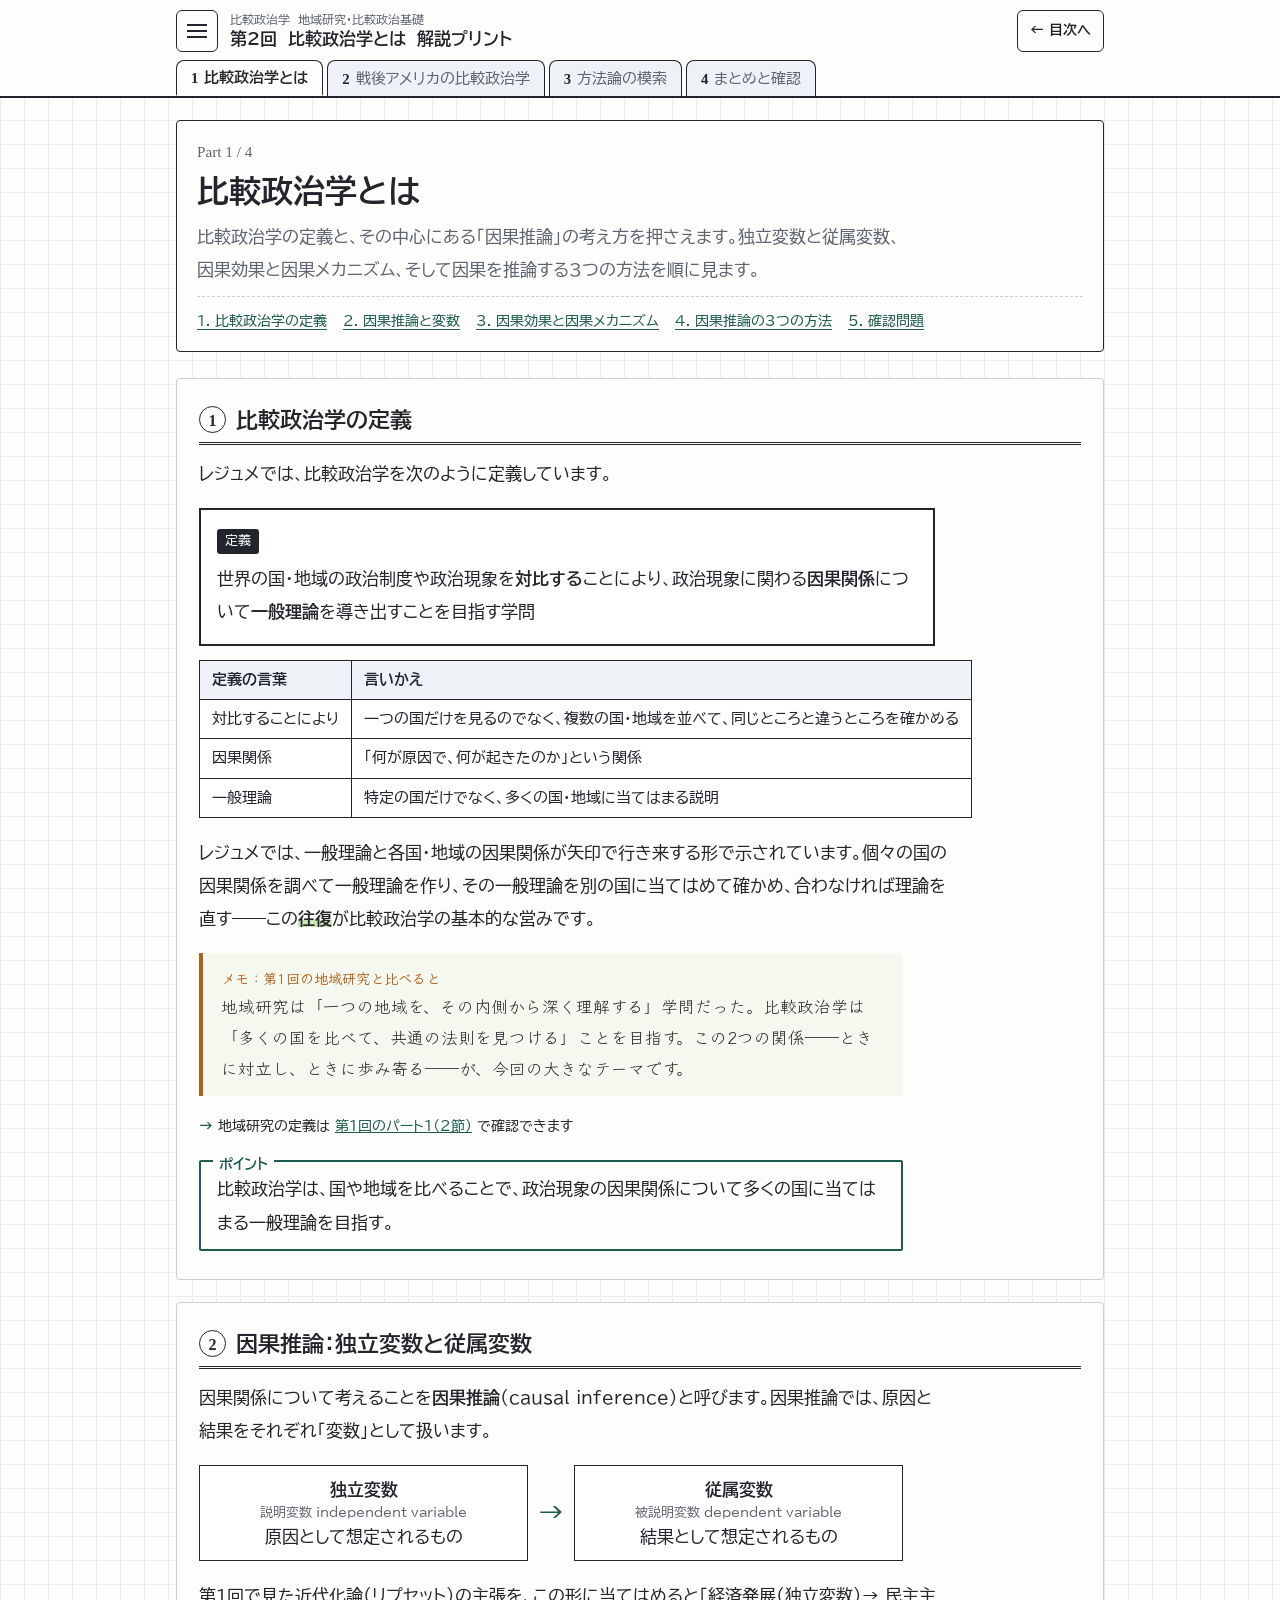
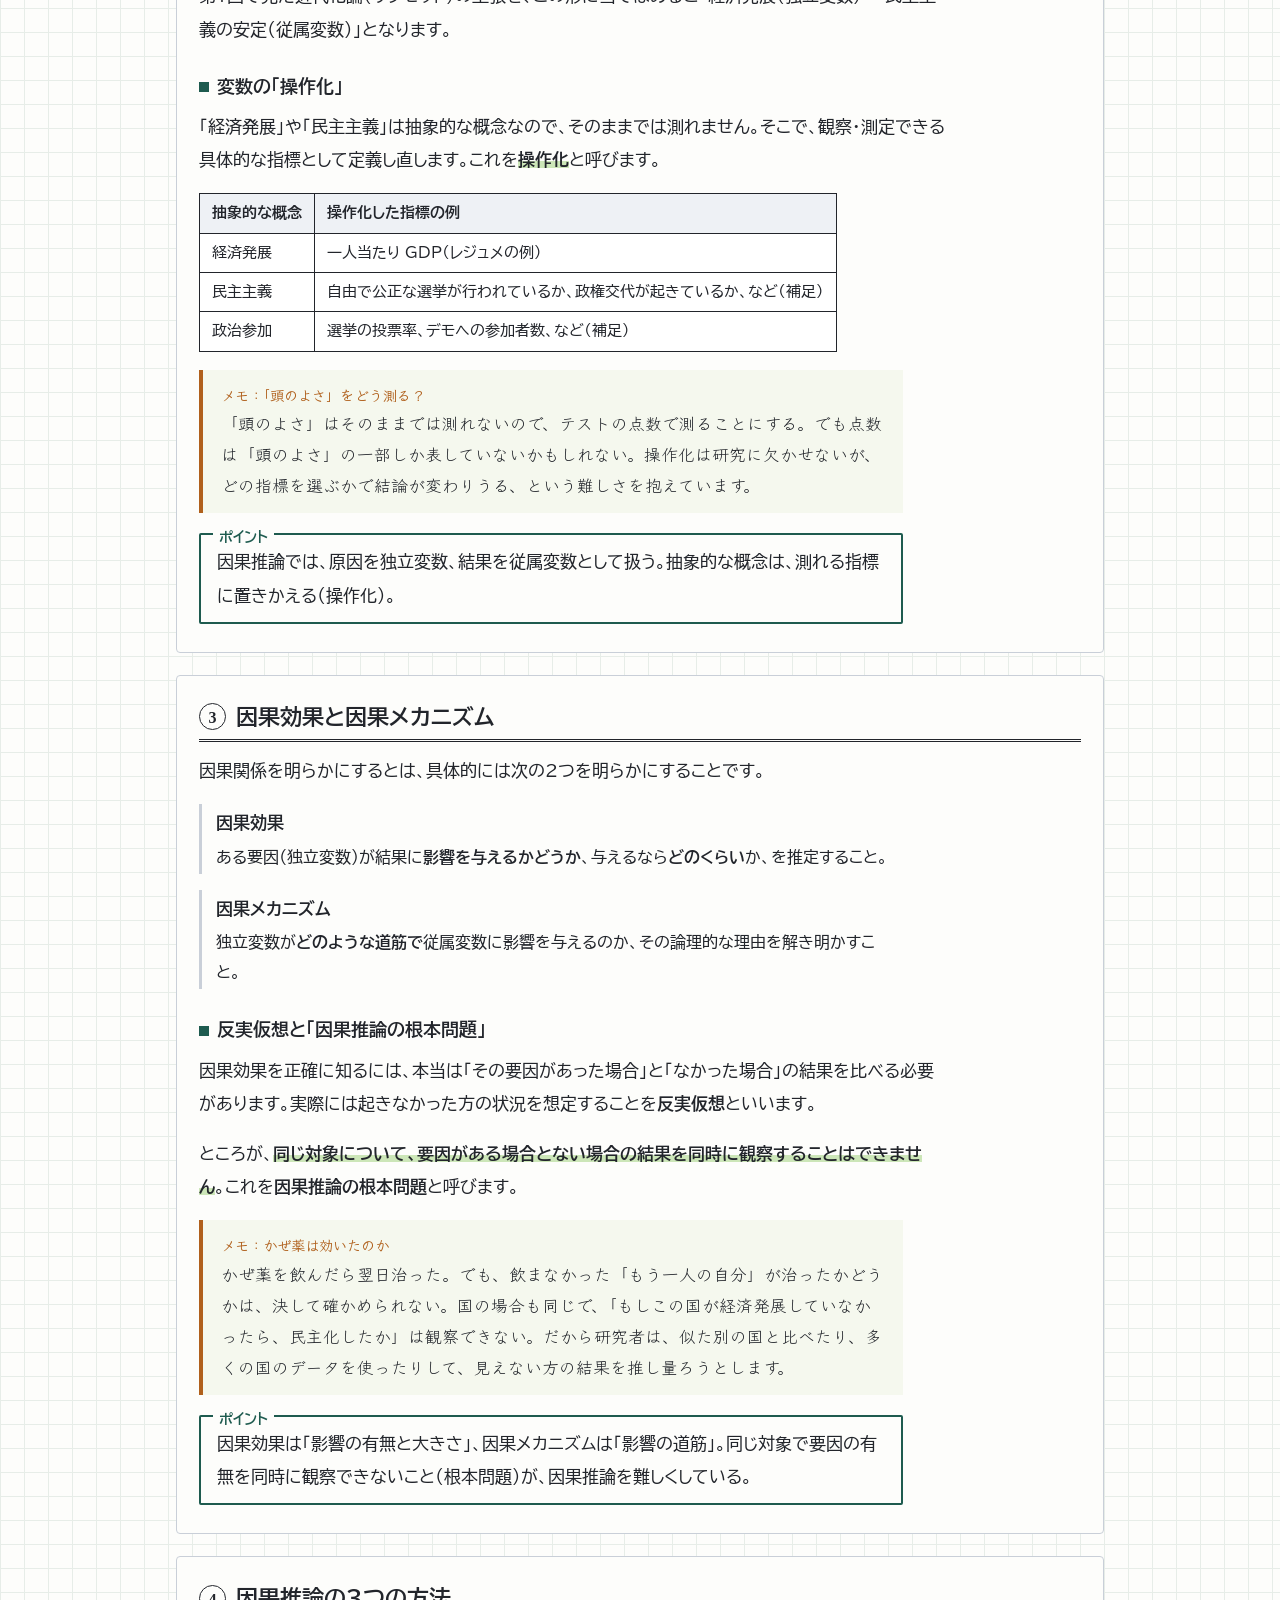
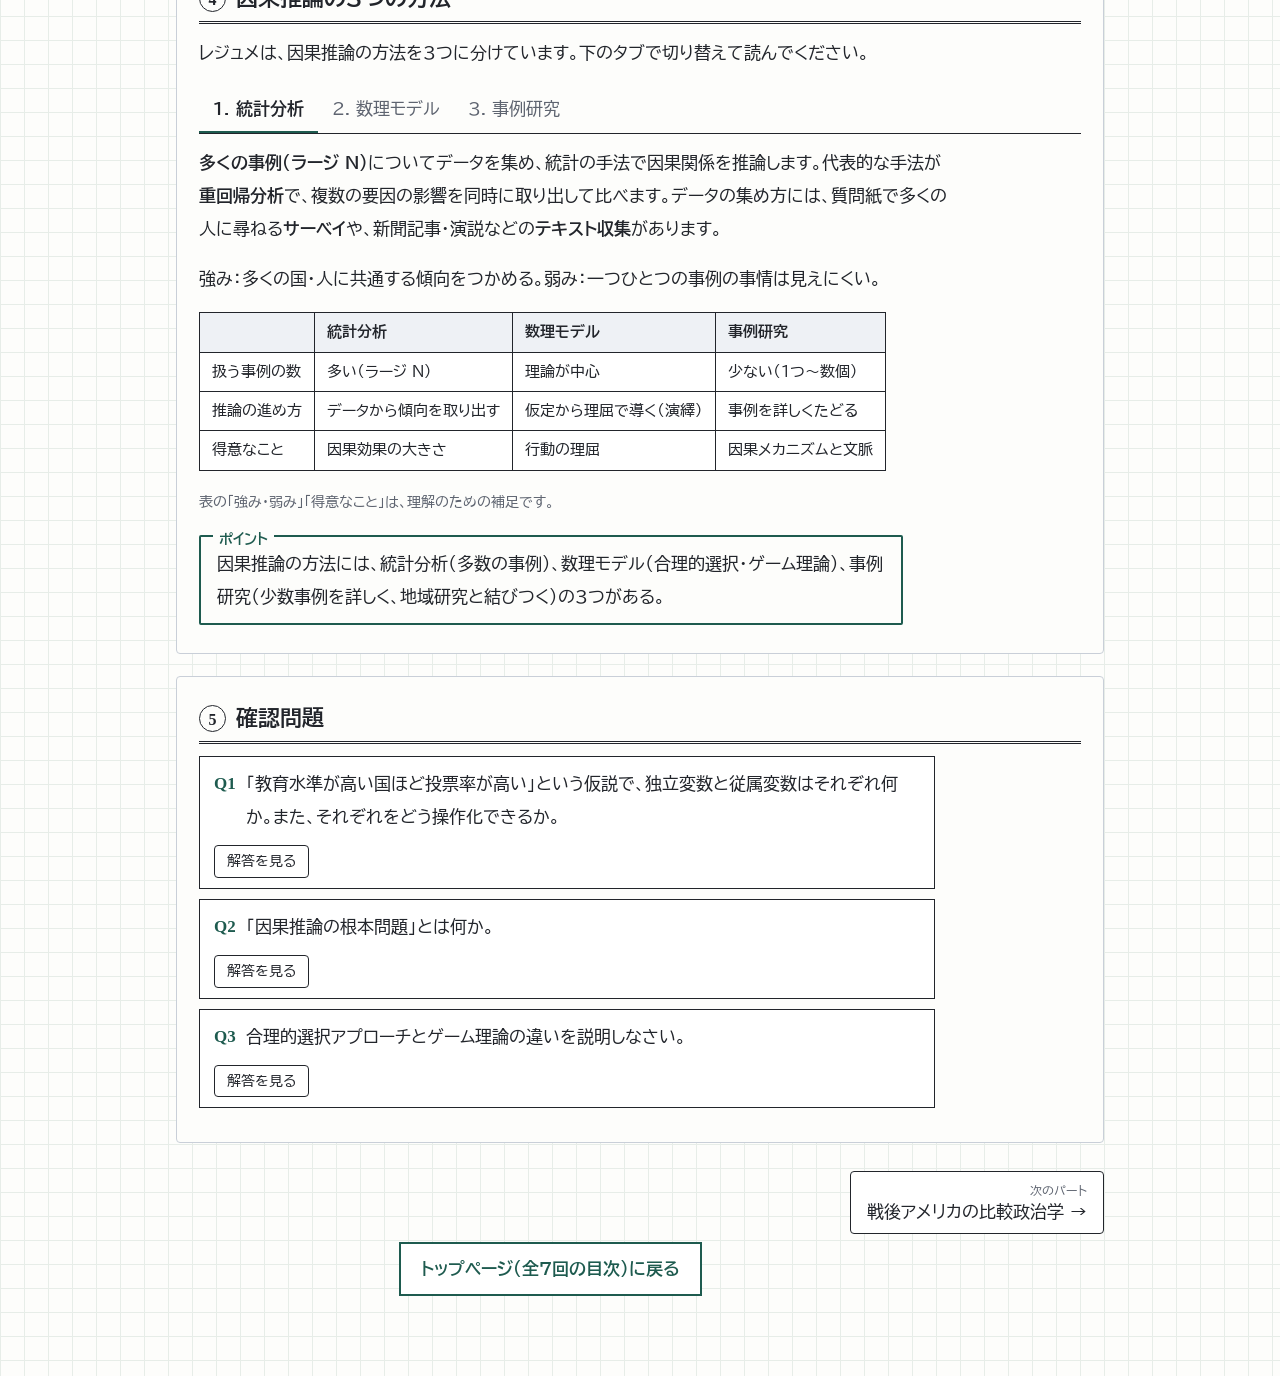
<file: ch02/index.html>
<!DOCTYPE html>
<html lang="ja">
<head>
<meta charset="utf-8">
<meta name="viewport" content="width=device-width, initial-scale=1">
<title>第2回 比較政治学とは｜比較政治学</title>
<link rel="preconnect" href="https://fonts.googleapis.com">
<link rel="preconnect" href="https://fonts.gstatic.com" crossorigin>
<link href="https://fonts.googleapis.com/css2?family=BIZ+UDPGothic:wght@400;700&family=Klee+One:wght@400;600&display=swap" rel="stylesheet">
<style>
/* hikakuseiji の配色：lily（青・朱・黄）と区別するため、深緑・琥珀・若草に変更 */
/* 設計: 方眼紙に書いた講義プリント。黒インクの本文、青ペンの強調、朱ペンの書き込み、黄色の蛍光ペン。上部に固定ヘッダーとパートのタブ、左からメニューが出る */
:root{
  --paper:#fdfdfb;
  --grid:#e7ede8;
  --ink:#22252b;
  --sub:#5e6470;
  --line:#c9cfd8;
  --blue:#1e5b4f;
  --red:#b0601c;
  --teal:#3d6a94;
  --marker:#cce6b8;
  --note:#f5f8ee;
  --font-body:"BIZ UDPGothic","Hiragino Kaku Gothic ProN","Yu Gothic",Meiryo,sans-serif;
  --font-hand:"Klee One","Hiragino Maru Gothic ProN","Yu Gothic",sans-serif;
  --font-math:"Times New Roman",Times,serif;
  color-scheme:light;
}
*{box-sizing:border-box}
html,body{margin:0}
body{
  background-color:var(--paper);
  background-image:linear-gradient(var(--grid) 1px,transparent 1px),linear-gradient(90deg,var(--grid) 1px,transparent 1px);
  background-size:24px 24px;
  color:var(--ink);font-family:var(--font-body);font-size:17px;line-height:1.95;
  -webkit-text-size-adjust:100%;
}
a{color:var(--blue)}
button{font:inherit;color:inherit}
:focus-visible{outline:2px solid var(--blue);outline-offset:2px}

/* ヘッダー */
.bar{position:sticky;top:0;z-index:20;background:var(--paper);border-bottom:2px solid var(--ink)}
.bar-in{max-width:960px;margin:0 auto;padding:10px 16px 0;display:flex;align-items:center;gap:12px}
.burger{width:42px;height:42px;border:1.5px solid var(--ink);background:var(--paper);border-radius:6px;display:grid;place-items:center;cursor:pointer;flex:none}
.burger span{display:block;width:20px;height:2px;background:var(--ink);box-shadow:0 -6px 0 var(--ink),0 6px 0 var(--ink)}
.course{line-height:1.35;min-width:0}
.course small{display:block;color:var(--sub);font-size:.78rem}
.course b{font-size:1.05rem}
.tabs{max-width:960px;margin:8px auto 0;padding:0 16px;display:flex;gap:4px;overflow-x:auto;scrollbar-width:none}
.tabs::-webkit-scrollbar{display:none}
.tab{flex:none;border:1.5px solid var(--ink);border-bottom:none;background:#eef1f5;border-radius:8px 8px 0 0;padding:6px 14px 5px;cursor:pointer;font-size:.92rem;line-height:1.5;color:var(--sub);position:relative;top:2px}
.tab .n{font-family:var(--font-math);font-weight:700;margin-right:6px;color:var(--ink)}
.tab[aria-selected="true"]{background:var(--paper);color:var(--ink);font-weight:700;border-bottom:2px solid var(--paper);z-index:1}

/* ドロワー */
.scrim{position:fixed;inset:0;background:rgba(20,24,32,.35);z-index:30;opacity:0;pointer-events:none;transition:opacity .2s}
.drawer{position:fixed;top:0;left:0;bottom:0;width:min(340px,86vw);background:var(--paper);z-index:31;border-right:2px solid var(--ink);transform:translateX(-102%);transition:transform .22s ease;overflow-y:auto;padding:16px 18px 40px}
body.menu-open .scrim{opacity:1;pointer-events:auto}
body.menu-open .drawer{transform:none}
.drawer-head{display:flex;justify-content:space-between;align-items:center;border-bottom:1.5px solid var(--ink);padding-bottom:8px;margin-bottom:10px}
.drawer-head b{font-size:1rem}
.close{border:1.5px solid var(--ink);background:none;border-radius:6px;width:36px;height:36px;cursor:pointer;font-size:1.2rem;line-height:1}
.drawer h4{margin:14px 0 2px;font-size:.95rem}
.drawer h4 button{background:none;border:none;padding:0;cursor:pointer;text-align:left;font-weight:700}
.drawer h4 .n{font-family:var(--font-math);margin-right:6px}
.drawer ul{list-style:none;margin:0;padding:0 0 0 12px;border-left:1.5px solid var(--line)}
.drawer li button{background:none;border:none;padding:3px 0;cursor:pointer;color:var(--sub);text-align:left;font-size:.9rem;line-height:1.5}
.drawer li button:hover{color:var(--blue)}
.drawer .cur>button{color:var(--blue)}

/* 本文 */
main{max-width:960px;margin:0 auto;padding:22px 16px 80px}
.part{display:none}
.part.on{display:block}
.part-head{background:var(--paper);border:1.5px solid var(--ink);border-radius:4px;padding:16px 20px;margin-bottom:26px}
.part-head .pn{font-family:var(--font-math);font-size:.95rem;color:var(--sub)}
.part-head h1{font-size:clamp(1.5rem,3.6vw,2rem);line-height:1.4;margin:2px 0 6px;text-wrap:balance}
.part-head p{margin:0;color:var(--sub);max-width:42em}
.toc-mini{display:flex;flex-wrap:wrap;gap:4px 16px;margin-top:10px;padding-top:10px;border-top:1px dashed var(--line);font-size:.9rem}
.toc-mini button{background:none;border:none;padding:0;cursor:pointer;color:var(--blue);text-decoration:underline;text-underline-offset:3px}

section{background:var(--paper);border:1px solid var(--line);border-radius:4px;padding:6px 22px 24px;margin-bottom:22px;scroll-margin-top:120px}
@media (max-width:560px){section{padding:4px 14px 18px}}
h2{font-size:1.4rem;line-height:1.5;margin:18px 0 12px;padding-bottom:6px;border-bottom:3px double var(--ink);text-wrap:balance}
h2 .sn{display:inline-block;min-width:1.7em;height:1.7em;line-height:1.7em;text-align:center;border:1.5px solid var(--ink);border-radius:50%;font-family:var(--font-math);font-size:1rem;margin-right:10px;vertical-align:.12em}
h3{font-size:1.1rem;margin:24px 0 6px;text-wrap:balance}
h3::before{content:"";display:inline-block;width:10px;height:10px;background:var(--blue);margin-right:8px;vertical-align:.05em}
p{margin:0 0 1em;max-width:44em}
.mk{background:linear-gradient(transparent 58%,var(--marker) 58%);font-weight:700}
.v{font-family:var(--font-math);font-style:italic;font-size:1.1em;white-space:nowrap}
.plus{color:var(--teal);font-weight:700}
.minus{color:var(--red);font-weight:700}
ul.dots,ol.steps{margin:0 0 1em;padding-left:1.4em;max-width:44em}
ul.dots li,ol.steps li{margin:3px 0}

/* 数式ボックス（教科書風に式番号を右寄せ） */
.eq{border:1.5px solid var(--ink);background:#fff;padding:12px 18px;margin:16px 0 6px;max-width:44rem;display:flex;align-items:baseline;gap:16px;flex-wrap:wrap}
.eq .f{font-family:var(--font-math);font-size:1.45rem;font-style:italic}
.eq .f sub{font-size:.65em}
.eq .no{margin-left:auto;font-size:.85rem;color:var(--sub)}
.eq-read{max-width:44rem;margin:0 0 16px;padding-left:20px;font-size:.95rem;color:var(--sub)}
.eq-read::before{content:"読み方　";color:var(--blue);font-weight:700}

/* 先生のメモ */
.memo{font-family:var(--font-hand);background:var(--note);border-left:4px solid var(--red);padding:12px 16px 12px 18px;margin:16px 0;max-width:44rem;font-size:1.05rem;line-height:1.85}
.memo .who{display:block;color:var(--red);font-weight:600;font-size:.9rem}
/* ポイント */
.point{border:2px solid var(--blue);border-radius:2px;padding:10px 16px;margin:20px 0 4px;max-width:44rem;position:relative}
.point::before{content:"ポイント";position:absolute;top:-.85em;left:12px;background:var(--paper);padding:0 6px;color:var(--blue);font-weight:700;font-size:.85rem}
.point p{margin:0}

/* 帯グラフ */
.bars{background:#fff;border:1px solid var(--line);padding:14px 16px 10px;margin:14px 0 18px;max-width:44rem}
.bars .sw{display:flex;gap:0;margin-bottom:12px;border:1.5px solid var(--ink);border-radius:6px;overflow:hidden;width:max-content}
.bars .sw button{border:none;background:#fff;padding:3px 14px;cursor:pointer;font-size:.88rem}
.bars .sw button+button{border-left:1.5px solid var(--ink)}
.bars .sw button[aria-selected="true"]{background:var(--ink);color:#fff}
.brow{display:grid;grid-template-columns:7.2em 1fr;align-items:center;gap:10px;margin:8px 0}
.brow .lab{font-size:.88rem;line-height:1.35}
.track{position:relative;height:34px}
.seg{position:absolute;top:0;bottom:0;display:flex;align-items:center;justify-content:center;font-size:.8rem;border:1.5px solid var(--ink);white-space:nowrap;overflow:hidden;font-variant-numeric:tabular-nums}
.seg.y{background:#d9ebe2}
.seg.c{background:#f3f4f6}.seg.i{background:#e7eaee}.seg.g{background:#d9dde3}
.seg.gap-p{background:repeating-linear-gradient(45deg,#dde6f0,#dde6f0 5px,#fff 5px,#fff 10px);color:var(--teal);font-weight:700;border-color:var(--teal);border-style:dashed}
.seg.gap-m{background:repeating-linear-gradient(45deg,#f5e5d3,#f5e5d3 5px,#fff 5px,#fff 10px);color:var(--red);font-weight:700;border-color:var(--red);border-style:dashed}
.seg.b{background:#e7eaee}.seg.ri{background:#e3efd6}.seg.nx{background:#dde6f0}
.seg-lab{position:absolute;top:0;bottom:0;display:flex;align-items:center;font-size:.85rem;white-space:nowrap}
.bars .cap{font-size:.88rem;color:var(--sub);margin:6px 0 0}

/* 表 */
.tw{overflow-x:auto;margin:12px 0 18px}
table{border-collapse:collapse;background:#fff;font-size:.95rem;font-variant-numeric:tabular-nums}
th,td{border:1px solid var(--ink);padding:7px 12px;text-align:left;vertical-align:top;line-height:1.6}
thead th{background:#eef1f5}
td.c{text-align:center;white-space:nowrap}
td.r{text-align:right}
table.calc-t td{border:none;border-bottom:1px dotted var(--line);padding:3px 14px 3px 0}
table.calc-t tr:last-child td{border-bottom:2px solid var(--ink);font-weight:700}

/* 図 */
figure{margin:14px 0 20px}
figcaption{font-size:.85rem;color:var(--sub);margin-top:4px}
.figbox{background:#fff;border:1px solid var(--line);padding:8px;overflow-x:auto}
svg text{font-family:var(--font-body);fill:var(--ink)}
svg .m{font-family:var(--font-math);font-style:italic}

/* シミュレーター */
.sim{background:#fff;border:1.5px solid var(--ink);padding:14px;margin:16px 0;display:grid;grid-template-columns:1fr;gap:14px}
@media (min-width:860px){.sim{grid-template-columns:minmax(0,1.15fr) minmax(0,1fr)}}
.grp{margin-bottom:10px}
.grp .gl{font-size:.78rem;color:var(--sub);display:block;margin-bottom:3px}
.chips{display:flex;flex-wrap:wrap;gap:5px}
.chips button{border:1.5px solid var(--ink);background:#fff;padding:2px 10px;border-radius:4px;cursor:pointer;font-size:.85rem;line-height:1.6}
.chips button[aria-pressed="true"]{background:var(--ink);color:#fff}
.explain{border-top:1px dashed var(--line);padding-top:10px;margin-top:6px}
.explain .t{font-weight:700;margin:0}
.explain .x{font-size:.95rem;margin:4px 0}
.explain .f{font-size:.8rem;color:var(--sub);margin:0}
.meter{display:grid;grid-template-columns:repeat(3,1fr);border:1.5px solid var(--ink);margin:10px 0}
.meter div{padding:6px 8px;text-align:center}
.meter div+div{border-left:1px solid var(--ink)}
.meter small{display:block;font-size:.75rem;color:var(--sub);line-height:1.3}
.meter strong{font-size:1.3rem;font-family:var(--font-math);font-variant-numeric:tabular-nums}
.sl{display:grid;grid-template-columns:7.4em 1fr 3.6em;gap:8px;align-items:center;font-size:.88rem}
.sl input{width:100%;accent-color:var(--blue)}
.sl output{text-align:right;font-family:var(--font-math);font-variant-numeric:tabular-nums}
.sm{font-size:.8rem;color:var(--sub);margin:6px 0 0}

/* 内部タブ（ケース別） */
.itabs{display:flex;gap:0;border-bottom:1.5px solid var(--ink);margin:14px 0 0;overflow-x:auto}
.itabs button{border:none;background:none;padding:6px 14px;cursor:pointer;color:var(--sub);border-bottom:3px solid transparent;margin-bottom:-1.5px;white-space:nowrap}
.itabs button[aria-selected="true"]{color:var(--ink);font-weight:700;border-bottom-color:var(--blue)}
.ipanel{padding:12px 0 0}
.ipanel[hidden]{display:none}
.case{border-left:3px solid var(--line);padding:2px 0 2px 14px;margin:0 0 16px;max-width:44rem}
.case b{display:block}
.case p b{display:inline}
.case .res{font-size:.9rem;margin:2px 0}
.case p{margin:2px 0 0;font-size:.97rem}

/* 手順 */
.flow{display:grid;grid-template-columns:1fr;gap:8px;max-width:44rem;margin:12px 0 16px;counter-reset:f}
@media (min-width:700px){.flow{grid-template-columns:repeat(3,1fr)}}
.flow div{border:1.5px solid var(--ink);background:#fff;padding:10px 12px;font-size:.93rem;line-height:1.7;counter-increment:f}
.flow div::before{content:"手順" counter(f);display:block;font-weight:700;color:var(--blue);font-size:.82rem}

/* 計算機 */
.calc{background:#fff;border:1.5px solid var(--ink);padding:14px 16px;margin:14px 0;max-width:44rem}
.calc .out{font-size:.98rem;margin-top:10px}
.calc .chk{color:var(--sub);font-size:.88rem}

/* 確認問題 */
.q{border:1px solid var(--ink);background:#fff;margin:10px 0;max-width:46rem}
.q .qq{padding:10px 14px;display:flex;gap:10px}
.q .qn{font-family:var(--font-math);font-weight:700;color:var(--blue)}
.q button.show{margin:0 14px 10px;border:1.5px solid var(--ink);background:#fff;border-radius:4px;padding:2px 12px;cursor:pointer;font-size:.85rem}
.q .ans{border-top:1px dashed var(--line);padding:8px 14px 10px;font-family:var(--font-hand);font-size:1.05rem;background:var(--note)}
.q .ans[hidden]{display:none}
.q .ans::before{content:"解答　";color:var(--red);font-weight:600}

/* 前後ナビ */
.pager{display:flex;justify-content:space-between;gap:10px;margin-top:28px;flex-wrap:wrap}
.pager button{border:1.5px solid var(--ink);background:#fff;padding:10px 16px;cursor:pointer;border-radius:4px;text-align:left;line-height:1.4;max-width:48%}
.pager button small{display:block;color:var(--sub);font-size:.78rem}
.pager .next{margin-left:auto;text-align:right}
.src{font-size:.82rem;color:var(--sub);margin-top:30px;border-top:1px solid var(--line);padding-top:10px}

/* キャラクター */
.talk{display:flex;align-items:flex-end;gap:12px;margin:14px 0 18px;max-width:44rem}
.talk img{width:118px;height:auto;flex:none}
.talk .bubble{position:relative;background:#fff;border:2px solid var(--ink);border-radius:14px;padding:10px 16px;font-family:var(--font-hand);font-size:1.08rem;line-height:1.75;margin-bottom:30px}
.talk .bubble::before{content:"";position:absolute;left:-12px;bottom:16px;border:6px solid transparent;border-right:8px solid var(--ink)}
.talk .bubble::after{content:"";position:absolute;left:-8px;bottom:17px;border:5px solid transparent;border-right:7px solid #fff}
.talk.r{flex-direction:row-reverse;margin-left:auto}
.talk.r .bubble::before{left:auto;right:-12px;border-right-color:transparent;border-left:8px solid var(--ink)}
.talk.r .bubble::after{left:auto;right:-8px;border-right-color:transparent;border-left:7px solid #fff}
.part-head{display:flex;gap:16px;align-items:flex-end}
.part-head .ph-main{flex:1;min-width:0}
.part-head .ph-fig{flex:none;width:150px;text-align:center;margin:-6px 0 -16px}
.part-head .ph-say{font-family:var(--font-hand);font-size:.88rem;line-height:1.5;background:#fff;border:1.5px solid var(--ink);border-radius:10px;padding:5px 8px;margin-bottom:6px;text-align:left;position:relative}
.part-head .ph-say::after{content:"";position:absolute;left:50%;bottom:-7px;width:10px;height:10px;background:#fff;border-right:1.5px solid var(--ink);border-bottom:1.5px solid var(--ink);transform:translateX(-50%) rotate(45deg)}
.part-head .ph-fig img{width:100%;height:auto;display:block}
@media (max-width:560px){.talk img{width:86px}.part-head .ph-fig{width:96px}.talk .bubble{font-size:1rem}}
.memo.withfig{display:flex;gap:14px;align-items:center}
.memo.withfig img{width:104px;height:auto;flex:none}
@media (max-width:560px){.memo.withfig img{width:78px}}

/* 課題パート */
.dl{margin:10px 0 16px}
.dlbtn{display:inline-flex;align-items:center;gap:12px;border:2px solid var(--ink);background:#fff;color:var(--ink);text-decoration:none;padding:8px 16px 8px 10px;border-radius:6px;line-height:1.4;box-shadow:3px 3px 0 var(--ink)}
.dlbtn:hover{background:#eaf3ee}
.dlbtn:active{transform:translate(2px,2px);box-shadow:1px 1px 0 var(--ink)}
.dlbtn .dlico{width:34px;height:40px;background:#1e5b4f;color:#fff;font-weight:700;display:grid;place-items:center;border-radius:3px;font-family:var(--font-math);font-size:1.2rem}
.dlbtn b{display:block}
.dlbtn small{display:block;color:var(--sub);font-size:.8rem}

.xref{font-size:.9rem;margin:6px 0 12px;max-width:44em}
.xref::before{content:"→ ";color:var(--blue);font-weight:700}
.xref a,.dots a{color:var(--blue);cursor:pointer}
.kq{border:2px solid var(--ink);background:#fff;padding:12px 16px;margin:12px 0 14px;max-width:46rem}
.kq .lab{display:inline-block;background:var(--ink);color:#fff;font-size:.8rem;padding:0 8px;border-radius:3px;margin-bottom:4px}
.kq p{margin:4px 0}
.memo.hint{border-left-color:var(--blue)}
.memo.hint .who{color:var(--blue)}
.locked{display:none;border:1.5px dashed var(--line);color:var(--sub);padding:8px 14px;max-width:44rem;font-size:.92rem;background:#fff}
body.ans-off .locked{display:block}
body.ans-off .sol{display:none}
.solbtn{border:1.5px solid var(--ink);background:var(--ink);color:#fff;border-radius:4px;padding:6px 16px;cursor:pointer;margin:6px 0 10px}
.solbtn[aria-expanded="true"]{background:#fff;color:var(--ink)}
.step{border-top:1px dashed var(--line);padding-top:6px;margin-top:10px}
h3.stp::before{display:none}
h3.stp .st{display:inline-block;font-size:.8rem;background:var(--blue);color:#fff;padding:0 9px;border-radius:3px;margin-right:8px;vertical-align:.12em}
.ansSwitch{display:flex;flex-wrap:wrap;align-items:center;gap:6px 16px;border:2px solid var(--ink);background:#fff;padding:10px 14px;margin:14px 0 16px;max-width:46rem}
.sw-l{display:flex;align-items:center;gap:10px;cursor:pointer;font-weight:700}
.sw-l input{position:absolute;opacity:0;width:1px;height:1px}
.sw-ui{width:46px;height:26px;border-radius:13px;background:#c9cfd8;position:relative;flex:none;transition:background .15s}
.sw-ui::after{content:"";position:absolute;top:3px;left:3px;width:20px;height:20px;border-radius:50%;background:#fff;box-shadow:0 1px 2px rgba(0,0,0,.3);transition:left .15s}
.sw-l input:checked+.sw-ui{background:var(--teal)}
.sw-l input:checked+.sw-ui::after{left:23px}
.sw-l input:focus-visible+.sw-ui{outline:2px solid var(--blue);outline-offset:2px}
.sw-note{font-size:.88rem;color:var(--sub)}
.gwrap{background:#fff;border:1.5px solid var(--ink);padding:12px;margin:14px 0 6px;max-width:46rem}
.gsw{display:flex;border:1.5px solid var(--ink);border-radius:6px;overflow:hidden;width:max-content;max-width:100%;margin-bottom:8px;flex-wrap:wrap}
.gsw button{border:none;background:#fff;padding:3px 14px;cursor:pointer;font-size:.88rem}
.gsw button+button{border-left:1.5px solid var(--ink)}
.gsw button[aria-pressed="true"]{background:var(--ink);color:#fff}
.gwrap svg{width:100%;max-width:560px;height:auto;display:block}
.gcap{font-size:.88rem;color:var(--sub);margin:6px 0 0}
.howto{font-size:.93rem;max-width:44rem;margin:6px 0 16px;padding-left:1.3em}
.trap{border:2px dashed var(--red);padding:10px 16px;margin:16px 0;max-width:44rem;background:#fff}
.trap b{color:var(--red)}
.point.ketsu::before{content:"結論"}
.answer{border:1.5px solid var(--ink);background:#fff;padding:14px 18px 6px;margin:20px 0 16px;max-width:46rem;position:relative}
.answer::before{content:"答案の書き方の例";position:absolute;top:-.8em;left:12px;background:var(--ink);color:#fff;font-size:.8rem;padding:0 8px;border-radius:3px}
.answer p{font-size:.97rem}
.num{background:#fff;border:1px solid var(--line);padding:10px 16px;margin:14px 0;max-width:44rem}
.num .h{font-size:.82rem;color:var(--sub);display:block}
#kadai .brow{grid-template-columns:5.5em 1fr}
#kadai .seg.g{background:#e3efd6}
@media (prefers-reduced-motion: reduce){*{transition:none!important}}

/* 数式（分数・Σ/Π/∫ の上下添字）— 全章共通 */
.mx{font-family:var(--font-math);display:inline-flex;align-items:center;gap:.12em;vertical-align:middle;white-space:nowrap;font-size:1.08em}
.mx i{font-style:italic}
.frac{display:inline-flex;flex-direction:column;align-items:center;vertical-align:middle;margin:0 .12em;line-height:1.25}
.frac>span:first-child{border-bottom:1px solid currentColor;padding:0 .25em}
.frac>span:last-child{padding:0 .25em}
.bop{display:inline-flex;flex-direction:column;align-items:center;vertical-align:middle;line-height:1;margin:0 .12em}
.bop .s{font-size:1.7em;line-height:1}
.bop small{font-size:.62em;line-height:1.1}
.eq .mx{font-size:1.25rem}
.eq.mxeq .f{font-style:normal}
.mxblock{display:block;overflow-x:auto;padding:4px 0}

/* ===== hikakuseiji：回共通の部品（第1・2回で本文に書いていたものを共通化） ===== */
.tl{border-left:3px solid var(--ink);margin:14px 0 20px 6px;padding:0 0 0 18px;max-width:46rem}
.tl li{list-style:none;position:relative;margin:0 0 10px;line-height:1.7}
.tl li::before{content:"";position:absolute;left:-25px;top:.55em;width:11px;height:11px;background:var(--paper);border:2.5px solid var(--blue);border-radius:50%}
.tl li.jp::before{border-color:var(--red)}
.tl .y{font-family:var(--font-math);font-weight:700;color:var(--blue);margin-right:.6em}
.tl li.jp .y{color:var(--red)}
.tl .tag{font-size:.75rem;border:1px solid currentColor;padding:0 5px;margin-left:.4em;color:var(--sub);white-space:nowrap}
.bk{border:1.5px solid var(--ink);background:#fff;padding:10px 14px 8px;margin:12px 0;max-width:46rem}
.bk .who{font-weight:700}
.bk .yr{font-family:var(--font-math);font-weight:700;color:var(--blue);margin-left:.4em}
.bk .ti{display:block;font-size:.88rem;color:var(--sub);line-height:1.6}
.bk p{margin:6px 0 0;font-size:.97rem}
.legend{font-size:.85rem;color:var(--sub);margin:4px 0 0}
.legend span{display:inline-block;margin-right:14px}
.legend i{display:inline-block;width:10px;height:10px;border-radius:50%;border:2.5px solid var(--blue);margin-right:5px;vertical-align:-1px}
.legend i.jp{border-color:var(--red)}
.vv{display:grid;grid-template-columns:1fr auto 1fr;gap:10px;align-items:center;max-width:44rem;margin:14px 0 18px}
.vv div{border:1.5px solid var(--ink);background:#fff;padding:10px 12px;text-align:center;line-height:1.6}
.vv div small{display:block;color:var(--sub);font-size:.8rem}
.vv .ar{border:none;background:none;font-size:1.6rem;color:var(--blue);padding:0}
.ref{border-left:3px solid var(--red);background:#fff;padding:8px 14px;margin:12px 0;max-width:46rem;font-size:.95rem}
.ref .h{display:block;font-size:.8rem;color:var(--red);font-weight:700}
/* トップページ（目次）に戻るボタン */
.home{margin-left:auto;flex:none;border:1.5px solid var(--ink);border-radius:6px;padding:6px 12px;font-size:.88rem;font-weight:700;color:var(--ink);text-decoration:none;background:var(--paper);white-space:nowrap}
.home:hover{background:var(--blue);border-color:var(--blue);color:#fff}
.home-foot{text-align:center;margin:8px 0 0}
.home-foot a{display:inline-block;border:2px solid var(--blue);color:var(--blue);font-weight:700;text-decoration:none;padding:8px 20px;background:#fff}
.home-foot a:hover{background:var(--blue);color:#fff}
@media (max-width:560px){.home{padding:5px 8px;font-size:.8rem}}
</style>
</head>
<body>

<div class="scrim" id="scrim"></div>
<nav class="drawer" id="drawer" aria-label="全体の目次" aria-hidden="true">
  <div class="drawer-head"><b>目次</b><button class="close" id="closeBtn" aria-label="目次を閉じる">×</button></div>
  <div id="drawerList"></div>
</nav>

<header class="bar">
  <div class="bar-in">
    <button class="burger" id="menuBtn" aria-label="目次を開く" aria-controls="drawer" aria-expanded="false"><span></span></button>
    <div class="course"><small>比較政治学　地域研究・比較政治基礎</small><b>第2回　比較政治学とは　解説プリント</b></div>
    <a class="home" href="../">← 目次へ</a>
  </div>
  <div class="tabs" role="tablist" aria-label="パート" id="tabs"></div>
</header>

<main>
<style>
/* 第2回で使う部品：年表、文献カード、凡例（第1回と同じ形） */
.tl{border-left:3px solid var(--ink);margin:14px 0 20px 6px;padding:0 0 0 18px;max-width:46rem}
.tl li{list-style:none;position:relative;margin:0 0 10px;line-height:1.7}
.tl li::before{content:"";position:absolute;left:-25px;top:.55em;width:11px;height:11px;background:var(--paper);border:2.5px solid var(--blue);border-radius:50%}
.tl li.jp::before{border-color:var(--red)}
.tl .y{font-family:var(--font-math);font-weight:700;color:var(--blue);margin-right:.6em}
.tl li.jp .y{color:var(--red)}
.tl .tag{font-size:.75rem;border:1px solid currentColor;padding:0 5px;margin-left:.4em;color:var(--sub);white-space:nowrap}
.bk{border:1.5px solid var(--ink);background:#fff;padding:10px 14px 8px;margin:12px 0;max-width:46rem}
.bk .who{font-weight:700}
.bk .yr{font-family:var(--font-math);font-weight:700;color:var(--blue);margin-left:.4em}
.bk .ti{display:block;font-size:.88rem;color:var(--sub);line-height:1.6}
.bk p{margin:6px 0 0;font-size:.97rem}
.legend{font-size:.85rem;color:var(--sub);margin:4px 0 0}
.legend span{display:inline-block;margin-right:14px}
.legend i{display:inline-block;width:10px;height:10px;border-radius:50%;border:2.5px solid var(--blue);margin-right:5px;vertical-align:-1px}
.legend i.jp{border-color:var(--red)}
.vv{display:grid;grid-template-columns:1fr auto 1fr;gap:10px;align-items:center;max-width:44rem;margin:14px 0 18px}
.vv div{border:1.5px solid var(--ink);background:#fff;padding:10px 12px;text-align:center;line-height:1.6}
.vv div small{display:block;color:var(--sub);font-size:.8rem}
.vv .ar{border:none;background:none;font-size:1.6rem;color:var(--blue);padding:0}
</style>

<!-- ===================== パート1 ===================== -->
<div class="part" id="kihon" data-title="比較政治学とは" data-desc="比較政治学の定義と、その中心にある「因果推論」の考え方を押さえます。独立変数と従属変数、因果効果と因果メカニズム、そして因果を推論する3つの方法を順に見ます。">

<section id="s1" data-t="比較政治学の定義">
<h2><span class="sn">1</span>比較政治学の定義</h2>
<p>レジュメでは、比較政治学を次のように定義しています。</p>
<div class="kq"><span class="lab">定義</span><p>世界の国・地域の政治制度や政治現象を<b>対比する</b>ことにより、政治現象に関わる<b>因果関係</b>について<b>一般理論</b>を導き出すことを目指す学問</p></div>
<div class="tw"><table>
<thead><tr><th>定義の言葉</th><th>言いかえ</th></tr></thead>
<tbody>
<tr><td>対比することにより</td><td>一つの国だけを見るのでなく、複数の国・地域を並べて、同じところと違うところを確かめる</td></tr>
<tr><td>因果関係</td><td>「何が原因で、何が起きたのか」という関係</td></tr>
<tr><td>一般理論</td><td>特定の国だけでなく、多くの国・地域に当てはまる説明</td></tr>
</tbody></table></div>
<p>レジュメでは、一般理論と各国・地域の因果関係が矢印で行き来する形で示されています。個々の国の因果関係を調べて一般理論を作り、その一般理論を別の国に当てはめて確かめ、合わなければ理論を直す――この<span class="mk">往復</span>が比較政治学の基本的な営みです。</p>
<div class="memo"><span class="who">メモ：第1回の地域研究と比べると</span>地域研究は「一つの地域を、その内側から深く理解する」学問だった。比較政治学は「多くの国を比べて、共通の法則を見つける」ことを目指す。この2つの関係――ときに対立し、ときに歩み寄る――が、今回の大きなテーマです。</div>
<p class="xref">地域研究の定義は <a href="../ch01/#kihon">第1回のパート1（2節）</a> で確認できます</p>
<div class="point"><p>比較政治学は、国や地域を比べることで、政治現象の因果関係について多くの国に当てはまる一般理論を目指す。</p></div>
</section>

<section id="s2" data-t="因果推論と変数">
<h2><span class="sn">2</span>因果推論：独立変数と従属変数</h2>
<p>因果関係について考えることを<b>因果推論</b>（causal inference）と呼びます。因果推論では、原因と結果をそれぞれ「変数」として扱います。</p>
<div class="vv">
<div><b>独立変数</b><small>説明変数 independent variable</small>原因として想定されるもの</div>
<span class="ar">→</span>
<div><b>従属変数</b><small>被説明変数 dependent variable</small>結果として想定されるもの</div>
</div>
<p>第1回で見た近代化論（リプセット）の主張を、この形に当てはめると「経済発展（独立変数）→ 民主主義の安定（従属変数）」となります。</p>
<h3>変数の「操作化」</h3>
<p>「経済発展」や「民主主義」は抽象的な概念なので、そのままでは測れません。そこで、観察・測定できる具体的な指標として定義し直します。これを<span class="mk">操作化</span>と呼びます。</p>
<div class="tw"><table>
<thead><tr><th>抽象的な概念</th><th>操作化した指標の例</th></tr></thead>
<tbody>
<tr><td>経済発展</td><td>一人当たり GDP（レジュメの例）</td></tr>
<tr><td>民主主義</td><td>自由で公正な選挙が行われているか、政権交代が起きているか、など（補足）</td></tr>
<tr><td>政治参加</td><td>選挙の投票率、デモへの参加者数、など（補足）</td></tr>
</tbody></table></div>
<div class="memo"><span class="who">メモ：「頭のよさ」をどう測る？</span>「頭のよさ」はそのままでは測れないので、テストの点数で測ることにする。でも点数は「頭のよさ」の一部しか表していないかもしれない。操作化は研究に欠かせないが、どの指標を選ぶかで結論が変わりうる、という難しさを抱えています。</div>
<div class="point"><p>因果推論では、原因を独立変数、結果を従属変数として扱う。抽象的な概念は、測れる指標に置きかえる（操作化）。</p></div>
</section>

<section id="s3" data-t="因果効果と因果メカニズム">
<h2><span class="sn">3</span>因果効果と因果メカニズム</h2>
<p>因果関係を明らかにするとは、具体的には次の2つを明らかにすることです。</p>
<div class="case"><b>因果効果</b><p>ある要因（独立変数）が結果に<b>影響を与えるかどうか</b>、与えるなら<b>どのくらい</b>か、を推定すること。</p></div>
<div class="case"><b>因果メカニズム</b><p>独立変数が<b>どのような道筋で</b>従属変数に影響を与えるのか、その論理的な理由を解き明かすこと。</p></div>
<h3>反実仮想と「因果推論の根本問題」</h3>
<p>因果効果を正確に知るには、本当は「その要因があった場合」と「なかった場合」の結果を比べる必要があります。実際には起きなかった方の状況を想定することを<b>反実仮想</b>といいます。</p>
<p>ところが、<span class="mk">同じ対象について、要因がある場合とない場合の結果を同時に観察することはできません</span>。これを<b>因果推論の根本問題</b>と呼びます。</p>
<div class="memo"><span class="who">メモ：かぜ薬は効いたのか</span>かぜ薬を飲んだら翌日治った。でも、飲まなかった「もう一人の自分」が治ったかどうかは、決して確かめられない。国の場合も同じで、「もしこの国が経済発展していなかったら、民主化したか」は観察できない。だから研究者は、似た別の国と比べたり、多くの国のデータを使ったりして、見えない方の結果を推し量ろうとします。</div>
<div class="point"><p>因果効果は「影響の有無と大きさ」、因果メカニズムは「影響の道筋」。同じ対象で要因の有無を同時に観察できないこと（根本問題）が、因果推論を難しくしている。</p></div>
</section>

<section id="s4" data-t="因果推論の3つの方法">
<h2><span class="sn">4</span>因果推論の3つの方法</h2>
<p>レジュメは、因果推論の方法を3つに分けています。下のタブで切り替えて読んでください。</p>
<div class="itabs" role="tablist" aria-label="因果推論の方法"><button type="button" role="tab" aria-controls="m1">1. 統計分析</button><button type="button" role="tab" aria-controls="m2">2. 数理モデル</button><button type="button" role="tab" aria-controls="m3">3. 事例研究</button></div>
<div class="ipanel" id="m1" role="tabpanel">
<p><b>多くの事例（ラージ N）</b>についてデータを集め、統計の手法で因果関係を推論します。代表的な手法が<b>重回帰分析</b>で、複数の要因の影響を同時に取り出して比べます。データの集め方には、質問紙で多くの人に尋ねる<b>サーベイ</b>や、新聞記事・演説などの<b>テキスト収集</b>があります。</p>
<p>強み：多くの国・人に共通する傾向をつかめる。弱み：一つひとつの事例の事情は見えにくい。</p>
</div>
<div class="ipanel" id="m2" role="tabpanel" hidden>
<p>政治に関わる人や組織（<b>アクター</b>）がどんな原理で行動し、どんな状況で決定するのかを数式で表し、そこから予測される結果を<b>演繹的に</b>（理屈から順に）導きます。</p>
<ul class="dots">
<li><b>合理的選択アプローチ</b>：アクターは、費用（コスト）と便益、実現できるかどうかを比べ、自分の効用（満足）が最も大きくなる行動を選ぶと考える。</li>
<li><b>ゲーム理論</b>：複数のアクターが、互いの出方を読み合いながら合理的・戦略的に決定する。そのやりとり（戦略的相互作用）から結果を説明する。</li>
</ul>
<p>強み：なぜそうなるのかの理屈がはっきりする。弱み：人間が本当に合理的に行動するのかが問われる。</p>
</div>
<div class="ipanel" id="m3" role="tabpanel" hidden>
<p>特定の具体的な事例を<b>詳しく分析</b>し、ある政治的な出来事が起きた因果関係を詳しく描き出します。レジュメは、ここに「<b>地域研究</b>」と添えています。第1回で見た地域研究は、この方法と深く結びついています。</p>
<p>強み：事例の文脈や因果メカニズムを深く理解できる。弱み：少ない事例から一般理論を導くことには限界があると指摘される（<a href="#s9" data-goto="s9">9節</a>）。</p>
</div>
<div class="tw"><table>
<thead><tr><th></th><th>統計分析</th><th>数理モデル</th><th>事例研究</th></tr></thead>
<tbody>
<tr><td>扱う事例の数</td><td>多い（ラージ N）</td><td>理論が中心</td><td>少ない（1つ〜数個）</td></tr>
<tr><td>推論の進め方</td><td>データから傾向を取り出す</td><td>仮定から理屈で導く（演繹）</td><td>事例を詳しくたどる</td></tr>
<tr><td>得意なこと</td><td>因果効果の大きさ</td><td>行動の理屈</td><td>因果メカニズムと文脈</td></tr>
</tbody></table></div>
<p class="legend">表の「強み・弱み」「得意なこと」は、理解のための補足です。</p>
<div class="point"><p>因果推論の方法には、統計分析（多数の事例）、数理モデル（合理的選択・ゲーム理論）、事例研究（少数事例を詳しく、地域研究と結びつく）の3つがある。</p></div>
</section>

<section id="s5" data-t="確認問題">
<h2><span class="sn">5</span>確認問題</h2>
<div class="q"><div class="qq"><span class="qn">Q1</span><span>「教育水準が高い国ほど投票率が高い」という仮説で、独立変数と従属変数はそれぞれ何か。また、それぞれをどう操作化できるか。</span></div><button class="show" type="button">解答を見る</button><div class="ans" hidden>独立変数は教育水準、従属変数は投票率（政治参加）。教育水準は、たとえば大学進学率や平均就学年数で測れる。投票率は、選挙の投票率という数字がそのまま指標になる。</div></div>
<div class="q"><div class="qq"><span class="qn">Q2</span><span>「因果推論の根本問題」とは何か。</span></div><button class="show" type="button">解答を見る</button><div class="ans" hidden>同じ対象について、ある要因が存在する場合と存在しない場合の結果を、同時に観察することはできないという問題。そのため、実際には起きなかった状況（反実仮想）を何らかの方法で推し量る必要がある。</div></div>
<div class="q"><div class="qq"><span class="qn">Q3</span><span>合理的選択アプローチとゲーム理論の違いを説明しなさい。</span></div><button class="show" type="button">解答を見る</button><div class="ans" hidden>合理的選択アプローチは、アクターが費用と便益を比べて効用を最大にする行動を選ぶと考える。ゲーム理論はこの合理性を前提に、複数のアクターが互いの出方を読み合う戦略的な相互作用から結果を説明する。</div></div>
</section>
</div>

<!-- ===================== パート2 ===================== -->
<div class="part" id="rekishi" data-title="戦後アメリカの比較政治学" data-desc="行動論的政治学の登場から、地域研究との緊張、統計・数理モデルの発展、それへの批判と事例研究の再評価まで。「一般理論」と「地域の文脈」のあいだを行き来した流れをたどります。">

<section id="s6" data-t="行動科学革命と行動論的政治学">
<h2><span class="sn">6</span>「シカゴ学派」と行動論的政治学</h2>
<p>戦後アメリカの政治学では、<b>行動科学革命</b>が起き、<b>行動論的政治学</b>が隆盛しました。それまでの政治学が憲法や制度の条文を中心に研究していたのに対し、行動論は<span class="mk">実際の人びとの行動を観察し、科学的に分析する</span>ことを目指しました（前半の対比は補足です）。その源流が、シカゴ大学の「シカゴ学派」です。</p>
<div class="case"><b>チャールズ・E. メリアム（1874–1953）</b><p>シカゴ学派の中心人物です。心理学や統計学など、ほかの学問の方法を政治学に取り入れるよう唱えました（補足）。</p></div>
<div class="case"><b>デイヴィッド・イーストン（1917–2014）</b><p>「<b>政治体系論</b>（political system）」で知られます。政治を、社会からの入力を受け取り、決定を出力する一つのシステムとして捉えました。</p></div>
<div class="gwrap">
  <svg id="gSys" viewBox="0 0 640 260" role="img" aria-label="イーストンの政治体系の模式図"></svg>
  <p class="gcap">イーストンの政治体系（模式図・補足）。社会の要求や支持が「入力」として政治体系に入り、政策や決定として「出力」される。その結果が社会に影響し、新たな入力として戻ってくる（フィードバック）。</p>
</div>
<h3>行動論的政治学の6つの特徴</h3>
<div class="tw"><table>
<thead><tr><th>レジュメの言葉</th><th>意味</th></tr></thead>
<tbody>
<tr><td>1. 規則性・体系化</td><td>政治行動には規則性があり、それを見つけて体系的な理論にできる</td></tr>
<tr><td>2. 立証性</td><td>主張は、観察によって確かめられなければならない</td></tr>
<tr><td>3. 技術の追求</td><td>データを集め分析する技法を磨く</td></tr>
<tr><td>4. 数量化</td><td>できるだけ数値で測り、表す</td></tr>
<tr><td>5. 価値判断と経験的分析の区別</td><td>「どうあるべきか」と「実際にどうなっているか」を分ける</td></tr>
<tr><td>6. 他の学問領域との融合</td><td>心理学・社会学・経済学などと連携する</td></tr>
</tbody></table></div>
<div class="point"><p>行動論的政治学は、人びとの実際の行動を、数量化や立証を重んじて科学的に分析しようとした。イーストンは政治を入力と出力のシステムとして捉えた。</p></div>
</section>

<section id="s7" data-t="比較政治学の初期の模索">
<h2><span class="sn">7</span>行動論に基づく比較政治学の初期の模索</h2>
<p>行動論の考え方を、国を比べる研究に持ち込もうとする動きが1950年代に始まりました。</p>
<div class="case"><b><i>American Political Science Review</i>（1953年）</b><p>アメリカ政治学会の学会誌で、比較の前提そのものが問われました。レジュメは2つの問いを挙げています。①異なる政治システムから取り出した要素どうしを、そもそも比べられるのか。②政治学者は、制度をその国の文脈（コンテクスト）の中でしか理解できないのではないか。</p></div>
<div class="bk"><span class="who">マクリディス『比較政治の研究』（仮の題）</span><span class="yr">1955</span><span class="ti">Roy C. Macridis, <i>The Study of Comparative Government</i></span><p>各国の制度を一つずつ記述する従来の研究から離れ、世論、利益集団、政党といった<b>変数</b>や、入力・出力の過程、変化の過程に焦点を当てて比べる比較政治学を提唱しました。</p></div>
<p>②の問いは、第1回の「内在的視点」とつながります。<span class="mk">比べるために共通の物差しを使うことと、その国の文脈を尊重すること</span>のあいだの緊張は、この後もくり返し現れます。</p>
<div class="point"><p>1950年代、行動論に基づく比較が模索されると同時に、「異なる国の要素を比べられるのか」「制度は文脈の中でしか理解できないのでは」という問いも出された。</p></div>
</section>

<section id="s8" data-t="脱行動論革命と1970年代の緊張">
<h2><span class="sn">8</span>脱行動論革命と、地域研究との緊張（1960年代末〜70年代）</h2>
<h3>行動論への批判</h3>
<p>1960年代末から70年代にかけて、行動論は批判を受けます。価値判断を避ける「<b>価値中立性</b>」は、裏を返せば<span class="mk">今ある社会のあり方をそのまま認める（現状肯定）姿勢</span>になってしまう――という、<b>ニュー・レフト</b>（新左翼）からの批判です。ベトナム戦争や公民権運動で社会が揺れるなか、政治学は目の前の問題に答えていないと問われたのです（時代背景は補足）。</p>
<p>政治学の内部からも見直しが起こり、行動論を代表するイーストン自身が、1969年のアメリカ政治学会で「<b>脱行動論革命</b>」を唱える演説を行いました。方法の精密さよりも、社会にとって意味のある問題に取り組むことを重んじるよう呼びかけたものです（演説の中身の要約は補足）。</p>
<h3>地域研究と比較政治学の緊張</h3>
<div class="bk"><span class="who">パイ編『政治学と地域研究――ライバルかパートナーか』（仮の題）</span><span class="yr">1975</span><span class="ti">Lucian W. Pye ed., <i>Political Science and Area Studies: Rivals or Partners?</i></span><p>パイは、学界で、外国の地域研究を進める人びとと、伝統的な学問分野（ディシプリン）の優位を守ろうとする人びとのあいだに緊張があると指摘しました。言いかえれば、地域や国の<b>独自性</b>を強調する研究者と、<b>一般理論</b>の発展を重んじる研究者の対立です。そのうえで、両者が歩み寄って分断を乗り越える可能性を主張しました。</p></div>
<div class="gwrap">
  <div class="gsw" role="group" aria-label="振り子の時期の切り替え"><button type="button" data-g="pend" data-s="0" aria-pressed="false">1950〜60年代</button><button type="button" data-g="pend" data-s="1" aria-pressed="false">1960年代末〜70年代</button><button type="button" data-g="pend" data-s="2" aria-pressed="false">1990〜2000年</button><button type="button" data-g="pend" data-s="3" aria-pressed="true">2000年代〜</button></div>
  <svg id="gPend" viewBox="0 0 640 300" role="img" aria-label="一般理論と地域の文脈のあいだの振り子の模式図"></svg>
  <p class="gcap" id="gPend-cap"></p>
</div>
<p class="legend">戦後アメリカの比較政治学が、「一般理論・方法の統一」と「地域固有の文脈」のあいだを振り子のように行き来した様子を、模式的に示した図です（位置は目安）。ボタンで時期を切り替えられます。</p>
<div class="point"><p>1960年代末、行動論の価値中立性は現状肯定的だと批判され、イーストンは脱行動論革命を唱えた。1970年代には、地域の独自性を重んじる研究と一般理論を重んじる研究の緊張が意識された。</p></div>
</section>

<section id="s9" data-t="1990年代：一般理論志向とKKV">
<h2><span class="sn">9</span>1990年代：一般理論志向と KKV</h2>
<p>1990年代には、比較政治学で一般理論（ディシプリン）を目指す傾向が強まり、<b>統計分析</b>と<b>数理モデル</b>が大きく発展しました。それにともない、地域固有の文脈を重んじる研究との<span class="mk">方法をめぐる緊張が再び強まりました</span>。</p>
<div class="bk"><span class="who">キング、コヘイン、ヴァーバ『社会科学のリサーチ・デザイン』</span><span class="yr">1994</span><span class="ti">Gary King, Robert O. Keohane, &amp; Sidney Verba, <i>Designing Social Inquiry</i>（3人の頭文字をとって「KKV」と呼ばれる）</span><p>統計分析に代表される科学的な推論のルールを、事例研究のような質的な研究にも当てはめようとした本です。多くの事例を統計で処理する方法や数理モデルを重んじ、<b>少数の事例を扱う研究には推論のうえで限界がある</b>と指摘しました。この本が挙げた例は <a href="#s16" data-goto="s16">16節</a> で取り上げます。</p></div>
<div class="case"><b>「ペレストロイカ」運動（2000年、アメリカ政治学会）</b><p>統計や数理モデルなど特定の方法だけが正しいとされ、それが再生産されていく状態を「<b>方法論的全体主義</b>」として批判し、政治学が本来問うべき問題に向き合わなくなっていると警鐘を鳴らしました。名前は、ソ連のゴルバチョフ政権の改革（ペレストロイカ＝立て直し）にちなみます（補足）。</p></div>
<div class="point"><p>1990年代には統計分析・数理モデルが発展し、KKV は少数事例研究の限界を指摘した。2000年の「ペレストロイカ」運動は、方法の画一化に警鐘を鳴らした。</p></div>
</section>

<section id="s10" data-t="一般理論志向・方法の画一化への批判">
<h2><span class="sn">10</span>一般理論志向・方法の画一化への批判</h2>
<p>レジュメは、批判の中身を3つに整理しています。</p>
<div class="case"><b>① 現実の本質から離れた課題と事例を選んでしまう危険</b><p>使いたい方法に合う問いや事例ばかりを選ぶと、その地域で本当に重要な問題から離れてしまう。レジュメは、中東欧研究の立場からこの問題を論じた仙石学の論文（『スラヴ研究』No.53、2006年）を挙げています。</p></div>
<div class="case"><b>② 合理的選択アプローチ、ゲーム理論を当てはめることの妥当性</b><p>人びとが本当に費用と便益を計算して行動しているのか。文化や歴史の違う社会に同じ前提を当てはめてよいのか、が問われます。</p></div>
<div class="case"><b>③ 統計分析の妥当性</b><p>レジュメは、次のような問題を例に挙げています。</p></div>
<div class="tw"><table>
<thead><tr><th>問題</th><th>かみくだくと</th></tr></thead>
<tbody>
<tr><td>サンプリングの選択バイアス</td><td>調べる対象の選び方が偏っていると、結論も偏る（<a href="#s16" data-goto="s16">16節</a>）</td></tr>
<tr><td>共通の変数の選択・操作化の難しさ</td><td>たとえば「民主主義」を、文化も歴史も違う国々で同じ物差しで測れるのか（<a href="#s2" data-goto="s2">2節</a>）</td></tr>
<tr><td>交絡要因の統制とモデル設定</td><td>原因と結果の両方に影響する別の要因（交絡要因）を見落とすと、因果関係を見誤る</td></tr>
<tr><td>相関と因果の区別</td><td>2つの数字が一緒に動くこと（相関）は、一方が他方の原因であること（因果）を意味しない</td></tr>
</tbody></table></div>
<div class="memo"><span class="who">メモ：アイスと水難事故</span>アイスクリームがよく売れる月ほど、水難事故が多い。でもアイスが事故の原因ではない。どちらも「暑さ」が原因で増えている。この「暑さ」が交絡要因です。相関があるだけでは因果とは言えません（補足の例）。</div>
<div class="point"><p>一般理論志向への批判は、①方法に合わせた課題・事例選び、②合理的選択やゲーム理論の妥当性、③統計分析の妥当性（選択バイアス、変数の操作化、交絡要因、相関と因果）に向けられた。</p></div>
</section>

<section id="s11" data-t="事例研究の再評価">
<h2><span class="sn">11</span>事例研究の再評価</h2>
<p>こうした批判を受けて、事例研究が見直されます。</p>
<div class="bk"><span class="who">ジョージ、ベネット『社会科学のケース・スタディ：理論形成のための定性的手法』</span><span class="yr">2005</span><span class="ti">Alexander L. George and Andrew Bennett, <i>Case Studies and Theory Development in the Social Sciences</i></span><p>事例研究は統計分析の「劣った代わり」ではなく、理論を作り、確かめるための独自の強みをもつ方法だと論じました。とくに、原因から結果に至る道筋を一つひとつたどる<b>過程追跡</b>（プロセス・トレーシング）によって、因果メカニズムを明らかにできる点を重んじます（手法名は補足）。</p></div>
<p class="xref">因果メカニズムとは何だったか → <a href="#s3" data-goto="s3">3節</a></p>
<div class="point"><p>2000年代には、事例研究が理論形成のための独自の方法として再評価された（ジョージとベネット）。</p></div>
</section>

<section id="s12" data-t="確認問題">
<h2><span class="sn">12</span>確認問題</h2>
<div class="q"><div class="qq"><span class="qn">Q1</span><span>行動論的政治学の「価値中立性」は、なぜ批判されたのか。</span></div><button class="show" type="button">解答を見る</button><div class="ans" hidden>価値判断を避けて現状を記述・分析するだけでは、結果として今ある社会のあり方を認める現状肯定的な姿勢になってしまう、とニュー・レフトなどから批判されたから。</div></div>
<div class="q"><div class="qq"><span class="qn">Q2</span><span>パイ編の1975年の本は、どのような対立を指摘し、どんな可能性を主張したか。</span></div><button class="show" type="button">解答を見る</button><div class="ans" hidden>地域や国の独自性を強調する研究者（地域研究）と、一般理論の発展を重んじる研究者（ディシプリン）の対立を指摘し、両者が歩み寄って分断を乗り越える可能性を主張した。</div></div>
<div class="q"><div class="qq"><span class="qn">Q3</span><span>「相関関係」と「因果関係」の違いを、例を挙げて説明しなさい。</span></div><button class="show" type="button">解答を見る</button><div class="ans" hidden>相関は2つのものが一緒に変化すること、因果は一方が他方を引き起こすこと。たとえばアイスの売上と水難事故は一緒に増えるが、どちらも暑さという交絡要因によるもので、アイスが事故の原因ではない。</div></div>
</section>
</div>

<!-- ===================== パート3 ===================== -->
<div class="part" id="houhou" data-title="方法論の模索" data-desc="対立を乗り越えようとする新しい方法として、歴史的制度論と比較歴史分析を見ます。最後に、KKV が挙げた東欧の例で「選択バイアス」を具体的に考えます。">

<section id="s13" data-t="歴史的制度論">
<h2><span class="sn">13</span>歴史的制度論</h2>
<p><b>歴史的制度論</b>は、<b>新制度論</b>の一つの流れです。制度がどのような歴史をたどって作られたのか、そしてそれがその後の政治的な選択や制度の変化にどう影響するのかを重んじます。とくに次の3点に注目します。</p>
<div class="tw"><table>
<thead><tr><th>キーワード</th><th>意味</th></tr></thead>
<tbody>
<tr><td><b>経路依存性</b></td><td>いったんある道を選ぶと、その後の選択がその道に縛られ、別の道に移りにくくなること</td></tr>
<tr><td><b>決定的分岐点</b></td><td>その後の長い道筋を決めてしまう、歴史の重要な分かれ目（戦争、革命、建国など）</td></tr>
<tr><td><b>制度とコンテクストの相互作用</b></td><td>制度は歴史的・社会的な文脈の中で働き、文脈もまた制度によって形づくられる</td></tr>
</tbody></table></div>
<div class="memo"><span class="who">メモ：キーボードの配列</span>パソコンのキーボードの文字の並び（QWERTY配列）は、もっと打ちやすい配列が考えられても変わらない。最初に広まった配列にみんなが慣れ、機械もそれに合わせて作られてきたから。最初の選択が後まで残るのが経路依存性です（よく使われる例で、補足です）。</div>
<div class="bk"><span class="who">ピアソン、スコチポル「現代政治学における歴史的制度論」（仮の題）</span><span class="yr">2002</span><span class="ti">P. Pierson and T. Skocpol, "Historical Institutionalism in Contemporary Political Science," in Katznelson and Milner eds., <i>Political Science: The State of the Discipline</i></span><p>制度の変化を、歴史の中での文脈の変化に注目して捉えます。そのためには、現実の多様さと複雑さを踏まえ、さまざまな理論と方法を目的に合わせて使い分ける必要がある。そうすることで、見えにくかった問題や「意図しなかった効果」も含めた長い時間軸での因果推論に取り組み、現実にとって意味のある<b>大きな問い（big question）</b>に答えられる、と論じました。</p></div>
<div class="point"><p>歴史的制度論は、制度の歴史的な形成過程とその後への影響を重んじ、経路依存性、決定的分岐点、制度と文脈の相互作用に注目する。</p></div>
</section>

<section id="s14" data-t="比較歴史分析">
<h2><span class="sn">14</span>比較歴史分析</h2>
<p><b>比較歴史分析</b>は、歴史的な文脈と、出来事が起きた<span class="mk">時間的な順序やタイミング</span>を重んじながら、一定の範囲の事例について因果関係を推論し、体系的に比べるアプローチです。</p>
<div class="memo"><span class="who">メモ：順番が違えば結果も違う</span>たとえば「先に議会ができて、後から多くの人が選挙権を得た国」と「多くの人が選挙権を得た後で議会が整った国」では、同じ制度がそろっても、政治の姿が違ってくるかもしれない。比較歴史分析は、こうした「順序とタイミング」を因果の説明に組み込みます（たとえは補足）。</div>
<p>「一定の範囲の事例について」という点も大事です。すべての国に当てはまる法則をいきなり目指すのでなく、<span class="mk">説明が通用する範囲（射程）を限ったうえで</span>比べます。</p>
<div class="point"><p>比較歴史分析は、歴史的な文脈と出来事の順序・タイミングを重んじ、射程を限った範囲で因果関係を推論し、体系的に比べる。</p></div>
</section>

<section id="s15" data-t="地域研究と比較政治学の接合">
<h2><span class="sn">15</span>地域研究と比較政治学の接合</h2>
<p>ここまでの流れから、レジュメは2つの結論を示しています。</p>
<div class="case"><b>① 方法を選ぶ理由を説明できるようにする</b><p>どの方法にも強みと弱みがある。だから研究者は常に、<b>なぜ自分がその方法をとるのか</b>を説明し、ほかの方法からの批判にも答えられるよう準備しておく必要がある。</p></div>
<div class="case"><b>② 地域研究と比較政治学をつなぐ</b><p>地域固有の文脈を<b>内側から理解</b>したうえで因果関係を明らかにし、そこから<b>ほかの事例にも当てはまる一般性</b>を探る。</p></div>
<div class="bk"><span class="who">レイティン「比較政治学：下位分野の現状」（仮の題）</span><span class="yr">2002</span><span class="ti">D. D. Laitin, "Comparative Politics: The State of the Subdiscipline," in Katznelson and Milner eds., <i>Political Science: The State of the Discipline</i></span><p>比較政治学という分野の到達点と課題を整理した論文として、レジュメが挙げています（内容の詳細は授業での説明を確認してください）。</p></div>
<div class="tw"><table>
<thead><tr><th></th><th>地域研究</th><th>比較政治学（一般理論志向）</th><th>接合の姿</th></tr></thead>
<tbody>
<tr><td>重んじること</td><td>地域の独自性・文脈</td><td>多くの国に当てはまる法則</td><td>文脈の理解を踏まえた一般性</td></tr>
<tr><td>主な方法</td><td>事例研究、言語・フィールドワーク</td><td>統計分析、数理モデル</td><td>方法を目的に合わせて使い分ける</td></tr>
<tr><td>弱みとされる点</td><td>一般化しにくい</td><td>現実の本質から離れやすい</td><td>方法を選ぶ理由を説明する責任</td></tr>
</tbody></table></div>
<p class="xref">第1回の地域研究の「内在的視点」 → <a href="../ch01/#kihon">第1回のパート1</a></p>
<div class="point"><p>地域固有の文脈を内側から理解して因果関係を明らかにし、そこからほかの事例にも通じる一般性を探る――地域研究と比較政治学の接合がめざされている。</p></div>
</section>

<section id="s16" data-t="事例で考える：選択バイアス">
<h2><span class="sn">16</span>事例で考える：選択バイアス（KKV の例）</h2>
<p>レジュメの最後のページには、KKV が挙げた例が載っています。要点を整理します。</p>
<div class="kq"><span class="lab">設定</span><p>ある研究者が、カトリックの伝統があり、戦後ソ連の支配を受けた東欧の3か国に関心をもつ。1970〜80年代、3か国の政治には大きな違いがあった。</p></div>
<div class="tw"><table>
<thead><tr><th>国</th><th>1970〜80年代に起きたこと</th></tr></thead>
<tbody>
<tr><td>ポーランド</td><td>広く組織された反政府運動「<b>連帯</b>」が生まれた</td></tr>
<tr><td>チェコスロヴァキア</td><td>規模はずっと小さいが活動的な知識人の集団「<b>憲章77</b>」が組織された</td></tr>
<tr><td>ハンガリー</td><td>大きな国民運動は起きなかった</td></tr>
</tbody></table></div>
<p>研究の課題は「<span class="mk">この違いはなぜ生まれたのか</span>」。つまり従属変数は「反政府運動の大きさ」です。ところが、1か国の研究に1年かかるため、調べられるのは2か国だけ。研究者はたまたまチェコ語とポーランド語ができたので、チェコスロヴァキアとポーランドを選びました。</p>
<div class="gwrap">
  <div class="gsw" role="group" aria-label="事例の選び方の切り替え"><button type="button" data-g="sel" data-s="0" aria-pressed="true">① 3か国すべて</button><button type="button" data-g="sel" data-s="1" aria-pressed="false">② 言語で2か国を選ぶ</button><button type="button" data-g="sel" data-s="2" aria-pressed="false">③ ハンガリーを補助調査</button></div>
  <svg id="gSel" viewBox="0 0 640 300" role="img" aria-label="選択バイアスの模式図"></svg>
  <p class="gcap" id="gSel-cap"></p>
</div>
<h3>何が問題なのか</h3>
<p>選んだ2か国は、どちらも何らかの運動が起きた国です。運動が起きなかったハンガリーが抜け落ちたことで、<span class="mk">見ている従属変数の幅（ばらつき）が狭くなっています</span>。選び方のルール（言語の知識）が、たまたま従属変数と結びついてしまったのです。これが<b>選択バイアス</b>です。</p>
<p>KKV によれば、従属変数の幅が体系的に狭められていると、原因の効果（因果効果）は<b>実際より小さく見積もられ</b>がちになります。「運動がまったく起きなかった国」を見ないままでは、何が運動の有無を分けたのかを十分に捉えられないからです。</p>
<h3>どうすればよいか</h3>
<ol class="steps">
<li>自分の研究に選択バイアスがあることを<b>認める</b>。</li>
<li>バイアスがどちらの方向に働いているかを<b>判断する</b>。</li>
<li>少なくとも部分的にバイアスを<b>補正し</b>、結論に一定の<b>限定をつける</b>。</li>
<li>ハンガリーについても、少なくとも<b>補助的な調査</b>をする。そうすれば、バイアスが自分の仮説に有利に働いているのか、不利に働いているのかが分かる。</li>
</ol>
<div class="memo"><span class="who">メモ：第1回とのつながり</span>第1回では、地域研究には現地の言語が欠かせないことを学んだ。この例は、その言語の知識が「どの国を調べるか」を左右し、思わぬ偏りを生むことを示しています。地域研究の強みと、比較政治学の方法への意識をどう両立させるか――今回のテーマそのものです。</div>
<div class="point"><p>事例の選び方が従属変数と結びつくと、結果の幅が狭まり、因果効果が過小評価されやすい（選択バイアス）。偏りを認めて方向を見極め、結論を限定し、補助的な調査で確かめることが大切。</p></div>
</section>

<section id="s17" data-t="確認問題">
<h2><span class="sn">17</span>確認問題</h2>
<div class="q"><div class="qq"><span class="qn">Q1</span><span>「経路依存性」と「決定的分岐点」を、それぞれ説明しなさい。</span></div><button class="show" type="button">解答を見る</button><div class="ans" hidden>経路依存性は、いったん選んだ道によってその後の選択が縛られ、別の道に移りにくくなること。決定的分岐点は、その後の長い道筋を決めてしまう歴史上の重要な分かれ目のこと。</div></div>
<div class="q"><div class="qq"><span class="qn">Q2</span><span>KKV の東欧の例で、研究者の事例の選び方にはどんな問題があったか。</span></div><button class="show" type="button">解答を見る</button><div class="ans" hidden>言語の知識という選択ルールで、運動が起きたポーランドとチェコスロヴァキアだけを選び、運動が起きなかったハンガリーを外した。選び方が従属変数（運動の大きさ）と相関しているため、従属変数の幅が狭まり、因果効果が過小評価されるおそれがある（選択バイアス）。</div></div>
</section>
</div>

<!-- ===================== パート4 ===================== -->
<div class="part" id="matome" data-title="まとめと確認" data-desc="第2回の流れを年表とキーワードで振り返り、確認問題で理解を確かめます。参考になる教科書も紹介します。">

<section id="s18" data-t="年表で振り返る">
<h2><span class="sn">18</span>年表で振り返る</h2>
<p class="legend"><span><i></i>アメリカ・世界の動き</span><span><i class="jp"></i>日本の動き</span></p>
<ul class="tl">
<li><span class="y">戦後</span>シカゴ学派による行動科学革命（メリアム、イーストン）<span class="tag">行動論</span></li>
<li><span class="y">1953</span><i>American Political Science Review</i> で比較の可能性が問われる<span class="tag">初期の模索</span></li>
<li><span class="y">1955</span>マクリディス <i>The Study of Comparative Government</i><span class="tag">初期の模索</span></li>
<li><span class="y">1960年代末</span>ニュー・レフトによる行動論批判<span class="tag">批判</span></li>
<li><span class="y">1969</span>イーストン「脱行動論革命」演説（アメリカ政治学会）<span class="tag">批判</span></li>
<li><span class="y">1975</span>パイ編 <i>Political Science and Area Studies: Rivals or Partners?</i><span class="tag">緊張と歩み寄り</span></li>
<li><span class="y">1994</span>キング、コヘイン、ヴァーバ <i>Designing Social Inquiry</i>（KKV）<span class="tag">一般理論志向</span></li>
<li><span class="y">2000</span>「ペレストロイカ」運動（アメリカ政治学会）<span class="tag">批判</span></li>
<li><span class="y">2002</span>ピアソン、スコチポル「歴史的制度論」、レイティン「比較政治学」<span class="tag">方法論の模索</span></li>
<li class="jp"><span class="y">2004</span>KKV の邦訳『社会科学のリサーチ・デザイン』</li>
<li><span class="y">2005</span>ジョージ、ベネット <i>Case Studies and Theory Development</i><span class="tag">事例研究の再評価</span></li>
<li class="jp"><span class="y">2006</span>仙石学「中東欧研究と比較政治学」（『スラヴ研究』）<span class="tag">批判</span></li>
<li class="jp"><span class="y">2013</span>ジョージ、ベネットの邦訳『社会科学のケース・スタディ』</li>
</ul>
<p class="legend">年は原著の刊行年です（邦訳は別に記しました）。</p>
</section>

<section id="s19" data-t="キーワード一覧">
<h2><span class="sn">19</span>キーワード一覧</h2>
<div class="tw"><table>
<thead><tr><th>キーワード</th><th>ひとことで</th><th>節</th></tr></thead>
<tbody>
<tr><td><b>比較政治学</b></td><td>国・地域を比べて、政治の因果関係について一般理論を目指す学問</td><td class="c"><a href="#s1" data-goto="s1">1</a></td></tr>
<tr><td><b>独立変数・従属変数</b></td><td>原因として想定するもの・結果として想定するもの</td><td class="c"><a href="#s2" data-goto="s2">2</a></td></tr>
<tr><td><b>操作化</b></td><td>抽象的な概念を、測れる具体的な指標として定義すること</td><td class="c"><a href="#s2" data-goto="s2">2</a></td></tr>
<tr><td><b>因果効果・因果メカニズム</b></td><td>影響の有無と大きさ・影響が伝わる道筋</td><td class="c"><a href="#s3" data-goto="s3">3</a></td></tr>
<tr><td><b>因果推論の根本問題</b></td><td>同じ対象で、要因がある場合とない場合を同時に観察できないこと</td><td class="c"><a href="#s3" data-goto="s3">3</a></td></tr>
<tr><td><b>合理的選択・ゲーム理論</b></td><td>費用と便益から行動を説明する・複数のアクターの読み合いから結果を説明する</td><td class="c"><a href="#s4" data-goto="s4">4</a></td></tr>
<tr><td><b>行動論的政治学</b></td><td>実際の行動を、数量化や立証を重んじて科学的に分析する政治学</td><td class="c"><a href="#s6" data-goto="s6">6</a></td></tr>
<tr><td><b>政治体系論</b></td><td>政治を入力と出力のシステムとして捉えるイーストンの理論</td><td class="c"><a href="#s6" data-goto="s6">6</a></td></tr>
<tr><td><b>脱行動論革命</b></td><td>社会にとって意味のある問題に向き合うよう求めたイーストンの呼びかけ（1969）</td><td class="c"><a href="#s8" data-goto="s8">8</a></td></tr>
<tr><td><b>ペレストロイカ運動</b></td><td>方法の画一化（方法論的全体主義）への警鐘（2000）</td><td class="c"><a href="#s9" data-goto="s9">9</a></td></tr>
<tr><td><b>交絡要因</b></td><td>原因と結果の両方に影響し、因果関係を見誤らせる別の要因</td><td class="c"><a href="#s10" data-goto="s10">10</a></td></tr>
<tr><td><b>歴史的制度論</b></td><td>制度の歴史的な形成とその後への影響を重んじる新制度論の一つ</td><td class="c"><a href="#s13" data-goto="s13">13</a></td></tr>
<tr><td><b>経路依存性・決定的分岐点</b></td><td>最初の選択がその後を縛ること・その後を決める歴史の分かれ目</td><td class="c"><a href="#s13" data-goto="s13">13</a></td></tr>
<tr><td><b>比較歴史分析</b></td><td>文脈と順序・タイミングを重んじ、射程を限って比べる方法</td><td class="c"><a href="#s14" data-goto="s14">14</a></td></tr>
<tr><td><b>選択バイアス</b></td><td>事例の選び方が結果と結びつき、推論が偏ること</td><td class="c"><a href="#s16" data-goto="s16">16</a></td></tr>
</tbody></table></div>
</section>

<section id="s20" data-t="確認問題">
<h2><span class="sn">20</span>確認問題</h2>
<p>答えを考えてから「解答を見る」を押してください。</p>
<div class="q"><div class="qq"><span class="qn">Q1</span><span>統計分析、数理モデル、事例研究の3つの方法について、それぞれの特徴と、批判されうる点を説明しなさい。</span></div><button class="show" type="button">解答を見る</button><div class="ans" hidden>統計分析は多数の事例のデータから因果効果を推論するが、選択バイアス、変数の操作化の難しさ、交絡要因、相関と因果の区別などの問題がある。数理モデルはアクターの合理的な行動から結果を演繹するが、その前提を異なる社会に当てはめることの妥当性が問われる。事例研究は文脈と因果メカニズムを深く描けるが、少数事例から一般化することには推論上の限界があると指摘される。</div></div>
<div class="q"><div class="qq"><span class="qn">Q2</span><span>戦後アメリカの比較政治学で、地域研究との関係はどのように変わってきたか。時期を追って説明しなさい。</span></div><button class="show" type="button">解答を見る</button><div class="ans" hidden>1950年代は行動論に基づき一般的な比較が模索されたが、文脈の中でしか理解できないのではという問いもあった。1960年代末〜70年代は行動論が批判され、パイが地域研究と一般理論派の緊張と歩み寄りの可能性を論じた。1990年代は統計分析・数理モデルが発展し、KKVが少数事例研究の限界を指摘して緊張が再燃した。2000年のペレストロイカ運動以降は方法の画一化が批判され、事例研究が再評価され、歴史的制度論や比較歴史分析などで両者の接合がめざされている。</div></div>
<div class="q"><div class="qq"><span class="qn">Q3</span><span>歴史的制度論は、なぜ地域研究と比較政治学をつなぐ方法になりうるのか。</span></div><button class="show" type="button">解答を見る</button><div class="ans" hidden>制度の歴史的な形成過程や、制度と歴史的・社会的な文脈の相互作用を重んじるため、地域固有の文脈を踏まえることができる。同時に、経路依存性や決定的分岐点といった概念を使って因果関係を説明し、さまざまな方法を使い分けながら、ほかの事例にも通じる大きな問いに答えようとするから。</div></div>
<div class="q"><div class="qq"><span class="qn">Q4</span><span>選択バイアスとは何か。KKV の東欧の例を使って説明し、研究者がとるべき対応を述べなさい。</span></div><button class="show" type="button">解答を見る</button><div class="ans" hidden>事例の選び方が従属変数と結びつき、推論が偏ること。東欧の例では、言語の知識で運動の起きたポーランドとチェコスロヴァキアだけを選んだため、運動の起きなかったハンガリーが抜け、従属変数の幅が狭まって因果効果が過小評価されるおそれがある。対応としては、バイアスを認め、その方向を判断し、部分的に補正して結論を限定し、ハンガリーについても補助的に調査する。</div></div>
</section>

<section id="s21" data-t="考えてみよう">
<h2><span class="sn">21</span>考えてみよう</h2>
<p>正解が一つに決まらない問いです。授業の後で、自分の考えをまとめてみましょう。</p>
<div class="memo hint"><span class="who">問い1</span>「経済が発展すると民主化する」という仮説を、あなたならどの方法（統計分析、数理モデル、事例研究）で確かめるか。その方法を選ぶ理由と、ほかの方法から受けそうな批判を考えてみよう。</div>
<div class="memo hint"><span class="who">問い2</span>「民主主義」を、文化も歴史も違う国々で同じ物差しで測ることはできるだろうか。できるとしたら何を指標にし、できないとしたら何が問題になるだろうか。</div>
<div class="memo hint"><span class="who">問い3</span>あなたが関心をもつ国の政治について、「決定的分岐点」になったと思う出来事を一つ挙げ、それがその後の政治をどう方向づけたか考えてみよう。</div>
</section>

<section id="s22" data-t="参考：比較政治学の教科書">
<h2><span class="sn">22</span>参考：比較政治学の教科書</h2>
<p>レジュメで紹介されている教科書です。</p>
<ul class="dots">
<li>久保慶一・末近浩太・高橋百合子『比較政治学の考え方』有斐閣（レジュメの表記は［第3版］2020年）</li>
<li>建林正彦・曽我謙悟・待鳥聡史『比較政治制度論』有斐閣（レジュメの表記は［第10版］2020年）</li>
<li>粕谷祐子『比較政治学』ミネルヴァ書房、2014年</li>
</ul>
<p class="src">このページは、第2回レジュメ「比較政治学とは」の内容を、初学者向けに言いかえて解説したものです。「補足」と書いた箇所は、レジュメにない一般的な説明です。仮の題は、邦訳の題がレジュメにない文献に付けた訳題です。文献の年は原著の刊行年です。講義の録音は、この版の作成には使っていません。</p>
</section>
</div>

<div class="pager" id="pager"></div>
<p class="home-foot"><a href="../">トップページ（全7回の目次）に戻る</a></p>
</main>

<script>
/* 解説と答案例を最初から表示するときは true に変える */
const ANSWERS_DEFAULT_ON=false;
/* 第2回：イーストンの政治体系／振り子の模式図／選択バイアスの模式図 */
(function(){
  const C={ink:"#22252b",sub:"#5e6470",blue:"#1e5b4f",red:"#b0601c",grn:"#3d6a94",line:"#c9cfd8",mk:"#cce6b8",pale:"#eef3ee"};
  const t=(x,y,s,o={})=>`<text x="${x}" y="${y}" font-size="${o.fs||14}" text-anchor="${o.a||"start"}" ${o.w?'font-weight="700"':""} style="fill:${o.c||C.ink}">${s}</text>`;
  const mk=k=>`<marker id="a2-${k}" viewBox="0 0 10 10" refX="9" refY="5" markerWidth="7" markerHeight="7" orient="auto-start-reverse"><path d="M0,0L10,5L0,10z" fill="${C[k]}"/></marker>`;
  const defs=`<defs>${["ink","blue","red","grn","sub"].map(mk).join("")}</defs>`;
  const ar=(d,k,w=2,dash="")=>`<path d="${d}" stroke="${C[k]}" stroke-width="${w}" fill="none" ${dash?`stroke-dasharray="${dash}"`:""} marker-end="url(#a2-${k})"/>`;

  /* イーストンの政治体系 */
  const sys=document.getElementById("gSys");
  if(sys){
    let s=defs;
    s+=`<rect x="10" y="10" width="620" height="240" fill="${C.pale}" stroke="${C.line}" stroke-dasharray="6 4"/>`+t(24,32,"環境（社会・経済・国際関係）",{fs:12,c:C.sub});
    s+=`<rect x="235" y="78" width="170" height="80" fill="#fff" stroke="${C.ink}" stroke-width="2"/>`+t(320,112,"政治体系",{a:"middle",fs:16,w:1})+t(320,134,"（決定を行う仕組み）",{a:"middle",fs:12,c:C.sub});
    s+=t(40,96,"入力",{fs:15,w:1,c:C.blue})+t(40,116,"要求",{fs:13})+t(40,136,"支持",{fs:13});
    s+=ar("M90,118 L230,118","blue",3);
    s+=t(510,96,"出力",{fs:15,w:1,c:C.red})+t(510,116,"決定",{fs:13})+t(510,136,"政策",{fs:13});
    s+=ar("M410,118 L500,118","red",3);
    s+=ar("M545,150 C545,215 70,215 70,152","grn",2,"6 4");
    s+=t(320,238,"フィードバック（結果が新たな要求・支持になる）",{a:"middle",fs:13,c:C.grn,w:1});
    sys.innerHTML=s;
  }

  /* 振り子：一般理論 ⇔ 地域の文脈 */
  const pend=document.getElementById("gPend"),pcap=document.getElementById("gPend-cap");
  const P=[
    {x:110,y:95,lab:"行動論・比較の模索",cap:"1950〜60年代：行動論に基づき、国を超えて比べられる一般的な比較政治学がめざされた（一般理論の側へ）。"},
    {x:250,y:200,lab:"脱行動論・パイの問題提起",cap:"1960年代末〜70年代：行動論の価値中立性が批判され、地域研究との緊張と歩み寄りが論じられた（文脈の側へ振れる）。"},
    {x:400,y:70,lab:"KKV・統計と数理モデル",cap:"1990年代：統計分析・数理モデルが発展し、KKVが少数事例研究の限界を指摘した（再び一般理論・方法の統一の側へ）。2000年にはペレストロイカ運動が画一化に警鐘を鳴らした。"},
    {x:545,y:150,lab:"事例研究の再評価・接合",cap:"2000年代〜：事例研究が再評価され、歴史的制度論や比較歴史分析によって、文脈の理解と一般性の両立（接合）がめざされている。"}];
  function drawPend(k){
    let s=defs;
    s+=`<rect x="60" y="40" width="560" height="60" fill="${C.pale}"/>`+t(614,60,"一般理論・方法の統一",{a:"end",fs:13,w:1,c:C.blue});
    s+=`<rect x="60" y="190" width="560" height="60" fill="#f6efe6"/>`+t(614,244,"地域固有の文脈",{a:"end",fs:13,w:1,c:C.red});
    s+=`<line x1="60" y1="145" x2="620" y2="145" stroke="${C.line}" stroke-dasharray="4 4"/>`+t(70,140,"接合",{fs:12,c:C.sub});
    s+=`<line x1="60" y1="270" x2="620" y2="270" stroke="${C.ink}"/>`;
    ["1950","1970","1990","2000","2010"].forEach((y,i)=>{const x=[110,250,400,470,545][i];s+=`<line x1="${x}" y1="266" x2="${x}" y2="274" stroke="${C.ink}"/>`+t(x,290,y,{a:"middle",fs:12,c:C.sub});});
    let d="M"+P[0].x+","+P[0].y;for(let i=1;i<=k;i++){const a=P[i-1],b=P[i];d+=` C${(a.x+b.x)/2},${a.y} ${(a.x+b.x)/2},${b.y} ${b.x},${b.y}`;}
    s+=`<path d="${d}" stroke="${C.ink}" stroke-width="2" fill="none"/>`;
    P.forEach((p,i)=>{const on=i===k,vis=i<=k;
      s+=`<circle cx="${p.x}" cy="${p.y}" r="${on?9:6}" fill="${vis?(on?C.ink:"#fff"):"#fff"}" stroke="${vis?C.ink:C.line}" stroke-width="2"/>`;
      if(vis)s+=t(i===0?p.x-12:p.x,p.y+(p.y<145?-14:24),p.lab,{a:i===3?"end":(i===0?"start":"middle"),fs:12,w:on,c:on?C.ink:C.sub});});
    pend.innerHTML=s;pcap.textContent=P[k].cap;
  }

  /* 選択バイアス */
  const sel=document.getElementById("gSel"),scap=document.getElementById("gSel-cap");
  const N=[{n:"ポーランド",m:"「連帯」",v:180},{n:"チェコスロヴァキア",m:"「憲章77」",v:95},{n:"ハンガリー",m:"大きな運動なし",v:6}];
  const SC=[
    "① 3か国すべてを見ると、反政府運動の大きさ（従属変数）は「大きい」から「ほぼない」まで広く散らばっている。",
    "② 言語の知識で2か国を選ぶと、運動の起きなかったハンガリーが抜け落ち、見ている従属変数の幅が狭くなる。選び方が結果と結びついている（選択バイアス）。",
    "③ ハンガリーを補助的に調べると、狭められていた幅の下側が見え、バイアスが仮説に有利・不利のどちらに働いていたかを確かめられる。"];
  function drawSel(k){
    let s=defs;const base=250,x0=[150,300,450];
    s+=`<line x1="80" y1="${base}" x2="600" y2="${base}" stroke="${C.ink}" stroke-width="1.5"/>`;
    s+=`<line x1="80" y1="${base}" x2="80" y2="30" stroke="${C.ink}" stroke-width="1.5" marker-end="url(#a2-ink)"/>`;
    s+=t(90,30,"反政府運動の大きさ（従属変数）",{fs:12,c:C.sub});
    N.forEach((c,i)=>{const x=x0[i],h=c.v,picked=i<2||k===0,aux=i===2&&k===2;
      const fill=picked?(i===0?C.blue:C.grn):(aux?"#fff":"#f1f2f4");
      const st=picked?"none":(aux?C.red:C.line);
      s+=`<rect x="${x-40}" y="${base-h}" width="80" height="${Math.max(h,3)}" fill="${fill}" stroke="${st}" stroke-width="2" ${aux?'stroke-dasharray="6 4"':""}/>`;
      s+=t(x,base+20,c.n,{a:"middle",fs:13,w:picked||aux,c:picked||aux?C.ink:C.line});
      s+=t(x,base-h-8,c.m,{a:"middle",fs:12,c:picked||aux?C.ink:C.line});
      if(k===1&&i===2)s+=t(x,base-40,"調べない",{a:"middle",fs:13,c:C.sub,w:1});
      if(aux)s+=t(x,base-40,"補助調査",{a:"middle",fs:13,c:C.red,w:1});
    });
    const top=base-180,bot=k===1?base-95:base-6;
    s+=`<line x1="560" y1="${top}" x2="560" y2="${bot}" stroke="${k===1?C.red:C.ink}" stroke-width="2.5" marker-start="url(#a2-${k===1?"red":"ink"})" marker-end="url(#a2-${k===1?"red":"ink"})"/>`;
    s+=t(570,(top+bot)/2-6,k===1?"見ている":"結果の",{fs:12,c:k===1?C.red:C.ink,w:1})+t(570,(top+bot)/2+10,k===1?"幅が狭い":"幅",{fs:12,c:k===1?C.red:C.ink,w:1});
    s+=t(80,288,"棒の高さは説明のための目安（架空の値）",{fs:11,c:C.sub});
    sel.innerHTML=s;scap.textContent=SC[k];
  }

  const R={pend:drawPend,sel:drawSel};
  document.querySelectorAll(".gsw button").forEach(b=>b.addEventListener("click",()=>{
    const g=b.dataset.g;document.querySelectorAll('.gsw button[data-g="'+g+'"]').forEach(x=>x.setAttribute("aria-pressed",x===b?"true":"false"));
    if(R[g])R[g](+b.dataset.s);}));
  if(pend)drawPend(3);
  if(sel)drawSel(0);
})();

/* hikakuseiji 共通（lily から複製）：タブ・目次・前後ナビ・確認問題・内部タブ・解説スイッチ・相互リンク
   各章のHTMLは、.part（data-title, data-desc）と section（data-t, h2 .sn）を並べるだけでよい。
   パートが表示されたときに "partshown" イベント（detail.id）を発行する。 */
(function(){
  const parts=[...document.querySelectorAll(".part")];
  const tabs=document.getElementById("tabs");
  const drawerList=document.getElementById("drawerList");
  const body=document.body, menuBtn=document.getElementById("menuBtn"), drawer=document.getElementById("drawer");
  let current=0;

  parts.forEach((p,i)=>{
    p.setAttribute("role","tabpanel");
    const secs=[...p.querySelectorAll("section")];
    const head=document.createElement("div");head.className="part-head";
    head.innerHTML='<div class="ph-main"><div class="pn">Part '+(i+1)+' / '+parts.length+'</div><h1>'+p.dataset.title+'</h1><p>'+p.dataset.desc+'</p></div>';
    const mini=document.createElement("div");mini.className="toc-mini";
    secs.forEach(s=>{const b=document.createElement("button");b.type="button";b.textContent=s.querySelector(".sn").textContent+". "+s.dataset.t;b.addEventListener("click",()=>s.scrollIntoView({behavior:"smooth",block:"start"}));mini.appendChild(b);});
    head.querySelector(".ph-main").appendChild(mini);p.prepend(head);

    const t=document.createElement("button");t.type="button";t.className="tab";t.setAttribute("role","tab");t.id="tab-"+p.id;t.setAttribute("aria-controls",p.id);
    t.innerHTML='<span class="n">'+(i+1)+'</span>'+p.dataset.title;
    t.addEventListener("click",()=>go(i,true));
    t.addEventListener("keydown",e=>{if(e.key==="ArrowRight"){const k=(i+1)%parts.length;go(k,true);tabs.children[k].focus();}if(e.key==="ArrowLeft"){const k=(i-1+parts.length)%parts.length;go(k,true);tabs.children[k].focus();}});
    tabs.appendChild(t);p.setAttribute("aria-labelledby",t.id);

    const h=document.createElement("h4");const hb=document.createElement("button");hb.type="button";hb.innerHTML='<span class="n">'+(i+1)+'</span>'+p.dataset.title;hb.addEventListener("click",()=>{go(i,true);closeMenu();});h.appendChild(hb);drawerList.appendChild(h);
    const ul=document.createElement("ul");
    secs.forEach(s=>{const li=document.createElement("li");const b=document.createElement("button");b.type="button";b.textContent=s.querySelector(".sn").textContent+". "+s.dataset.t;b.addEventListener("click",()=>{go(i,false);closeMenu();setTimeout(()=>s.scrollIntoView({block:"start"}),30);});li.appendChild(b);ul.appendChild(li);});
    drawerList.appendChild(ul);
  });

  function go(i,top){
    current=i;
    parts.forEach((p,k)=>p.classList.toggle("on",k===i));
    [...tabs.children].forEach((t,k)=>{t.setAttribute("aria-selected",k===i?"true":"false");t.tabIndex=k===i?0:-1;});
    [...drawerList.querySelectorAll("h4")].forEach((h,k)=>h.classList.toggle("cur",k===i));
    tabs.children[i].scrollIntoView({block:"nearest",inline:"nearest"});
    const pg=document.getElementById("pager");pg.innerHTML="";
    if(i>0){const b=document.createElement("button");b.type="button";b.innerHTML="<small>前のパート</small>← "+parts[i-1].dataset.title;b.addEventListener("click",()=>go(i-1,true));pg.appendChild(b);}
    if(i<parts.length-1){const b=document.createElement("button");b.type="button";b.className="next";b.innerHTML="<small>次のパート</small>"+parts[i+1].dataset.title+" →";b.addEventListener("click",()=>go(i+1,true));pg.appendChild(b);}
    try{if(location.hash!=="#"+parts[i].id)history.replaceState(null,"","#"+parts[i].id);}catch(e){}
    if(top)window.scrollTo(0,0);
    document.dispatchEvent(new CustomEvent("partshown",{detail:{id:parts[i].id}}));
  }
  function openMenu(){body.classList.add("menu-open");drawer.setAttribute("aria-hidden","false");menuBtn.setAttribute("aria-expanded","true");document.getElementById("closeBtn").focus();}
  function closeMenu(){body.classList.remove("menu-open");drawer.setAttribute("aria-hidden","true");menuBtn.setAttribute("aria-expanded","false");}
  menuBtn.addEventListener("click",openMenu);
  document.getElementById("closeBtn").addEventListener("click",()=>{closeMenu();menuBtn.focus();});
  document.getElementById("scrim").addEventListener("click",closeMenu);
  document.addEventListener("keydown",e=>{if(e.key==="Escape"&&body.classList.contains("menu-open")){closeMenu();menuBtn.focus();}});
  window.addEventListener("hashchange",()=>{const k=parts.findIndex(p=>"#"+p.id===location.hash);if(k>=0&&k!==current)go(k,true);});

  /* 内部タブ（.itabs の button[aria-controls]） */
  document.querySelectorAll(".itabs").forEach(box=>{
    const bs=[...box.querySelectorAll("button")];
    const sel=i=>bs.forEach((b,k)=>{b.setAttribute("aria-selected",k===i?"true":"false");b.tabIndex=k===i?0:-1;document.getElementById(b.getAttribute("aria-controls")).hidden=k!==i;});
    bs.forEach((b,i)=>{b.addEventListener("click",()=>sel(i));b.addEventListener("keydown",e=>{if(e.key==="ArrowRight"){const k=(i+1)%bs.length;sel(k);bs[k].focus();}if(e.key==="ArrowLeft"){const k=(i-1+bs.length)%bs.length;sel(k);bs[k].focus();}});});
    sel(0);
  });

  /* 確認問題・ヒント（.q の .show で .ans を開閉） */
  document.querySelectorAll(".q").forEach(q=>{const b=q.querySelector(".show"),a=q.querySelector(".ans");if(!b||!a)return;const lab=b.textContent;b.setAttribute("aria-expanded","false");b.addEventListener("click",()=>{a.hidden=!a.hidden;b.textContent=a.hidden?lab:"閉じる";b.setAttribute("aria-expanded",a.hidden?"false":"true");});});

  /* 解説と答案例の表示スイッチ */
  const tg=document.getElementById("ansToggle"),note=document.getElementById("ansNote");
  if(tg){
    const setAns=on=>{document.body.classList.toggle("ans-off",!on);tg.checked=on;if(note)note.textContent=on?"オン：解説と答案例を表示しています。":"オフ：問題とヒントだけを表示しています。";};
    tg.addEventListener("change",()=>setAns(tg.checked));
    setAns(typeof ANSWERS_DEFAULT_ON!=="undefined"&&ANSWERS_DEFAULT_ON);
  }

  /* 解説の開閉 */
  document.querySelectorAll(".solbtn").forEach(b=>b.addEventListener("click",()=>{const bd=b.nextElementSibling;bd.hidden=!bd.hidden;b.setAttribute("aria-expanded",bd.hidden?"false":"true");b.textContent=bd.hidden?"解説を読む（手順を追って説明）":"解説を閉じる";document.dispatchEvent(new CustomEvent("solopen"));}));

  /* 相互リンク */
  document.addEventListener("click",e=>{const a=e.target.closest("[data-goto]");if(!a)return;e.preventDefault();const t=document.getElementById(a.dataset.goto);if(!t)return;const k=parts.findIndex(p=>p.contains(t));if(k<0)return;go(k,false);setTimeout(()=>t.scrollIntoView({block:"start"}),30);});

  const start=parts.findIndex(p=>"#"+p.id===location.hash);
  go(start>=0?start:0,false);
})();

</script>
</body>
</html>
</file>
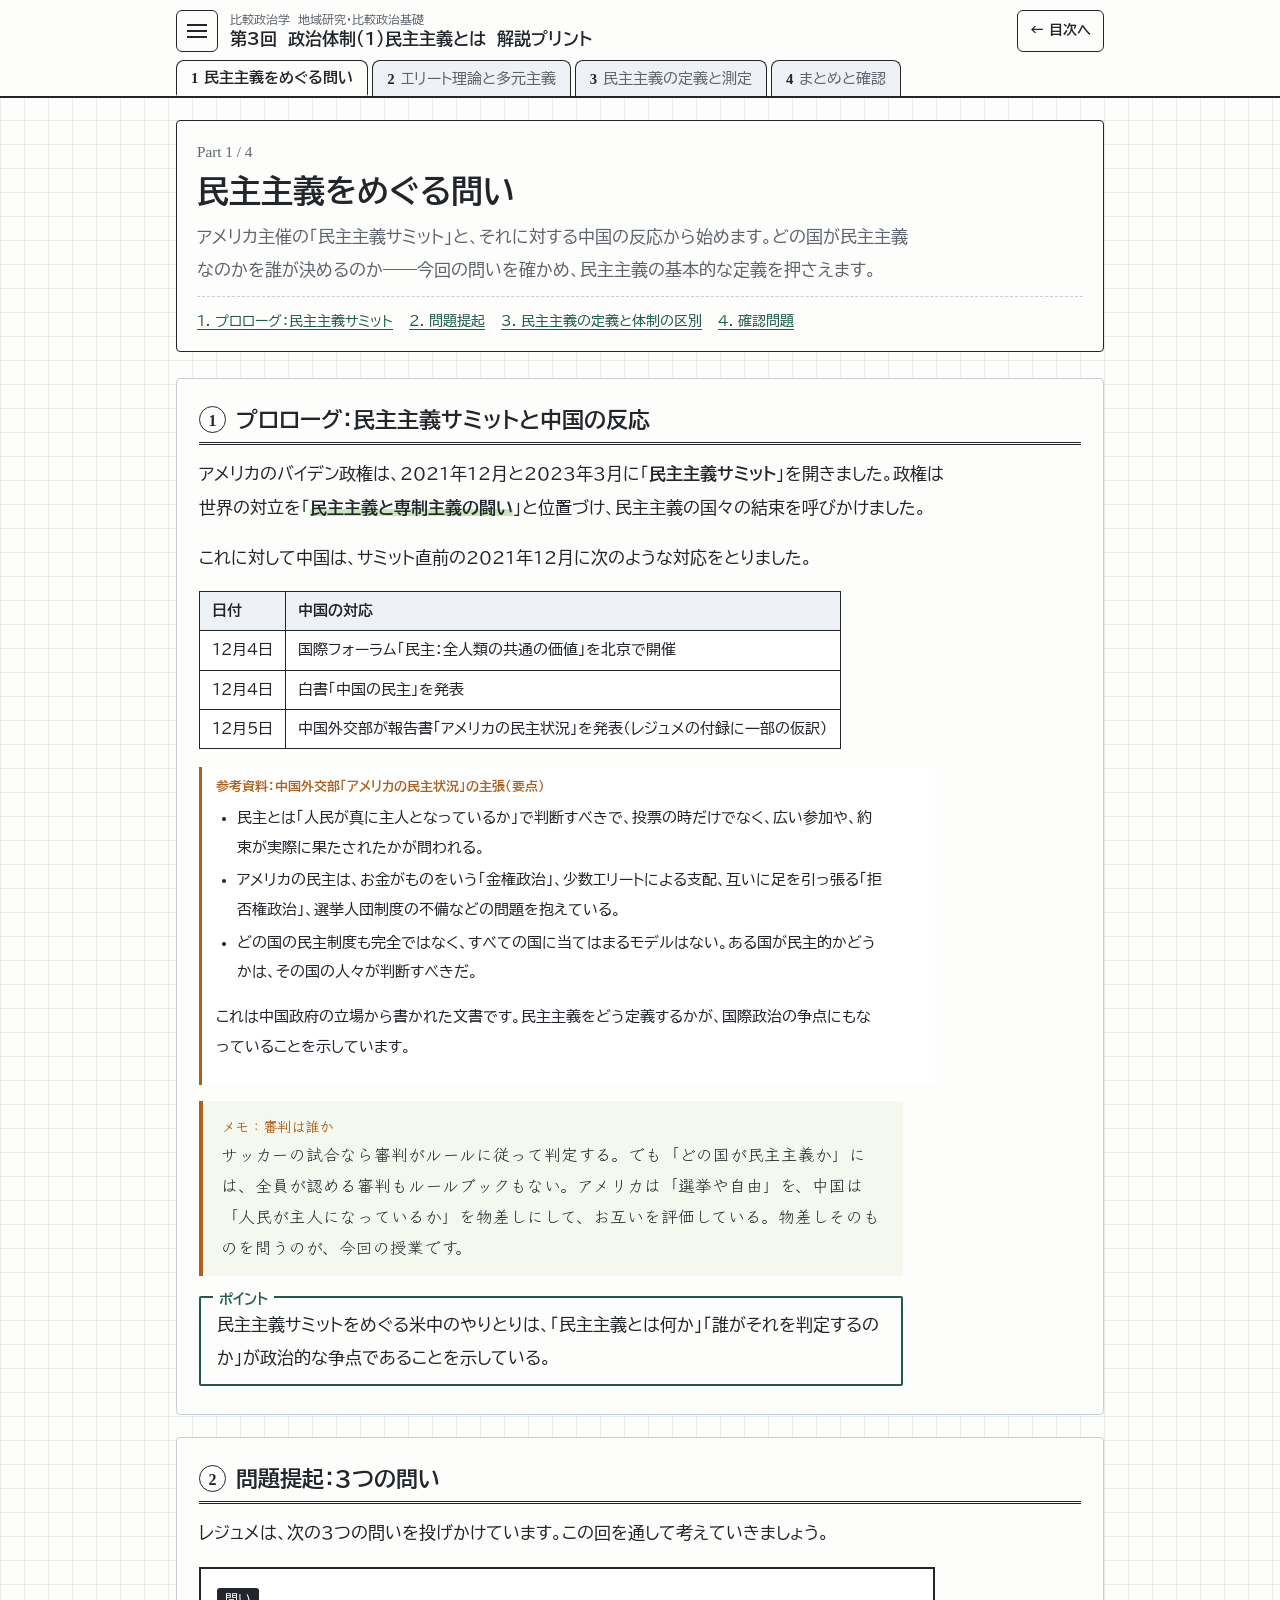
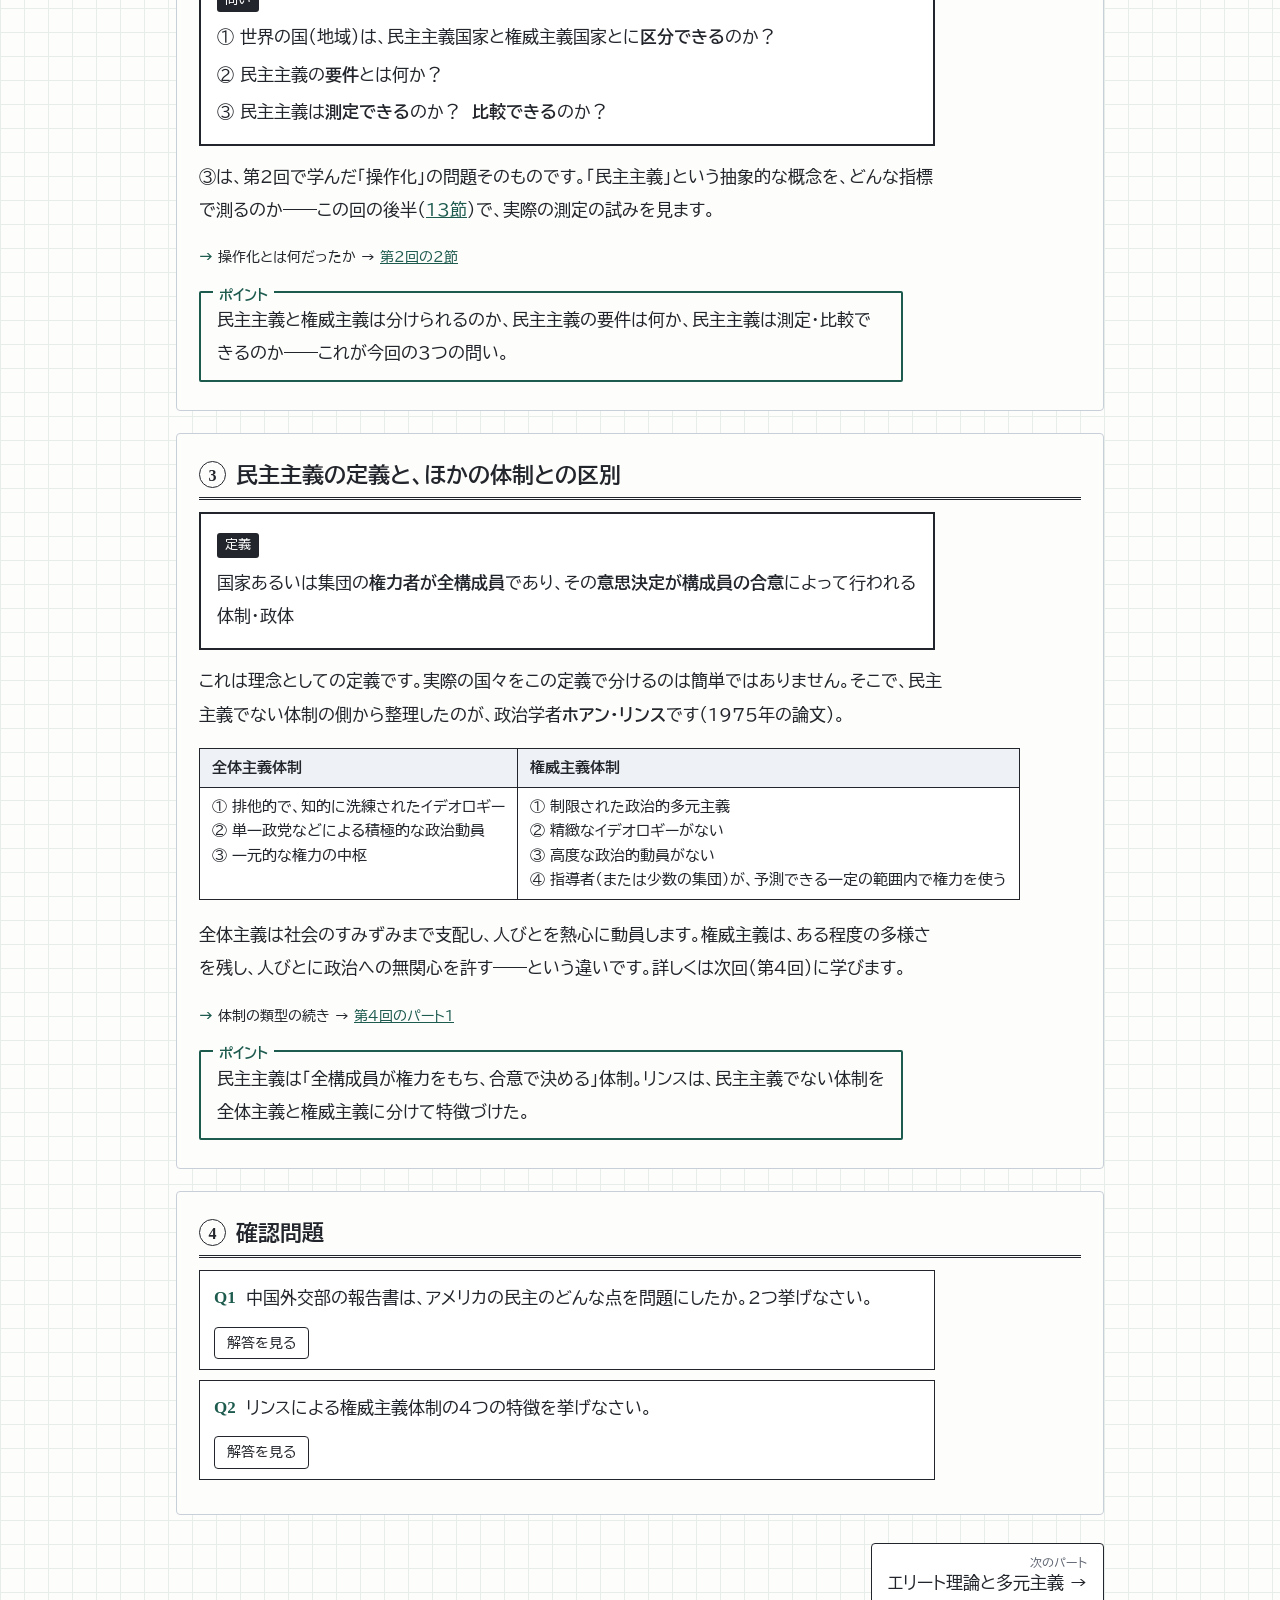
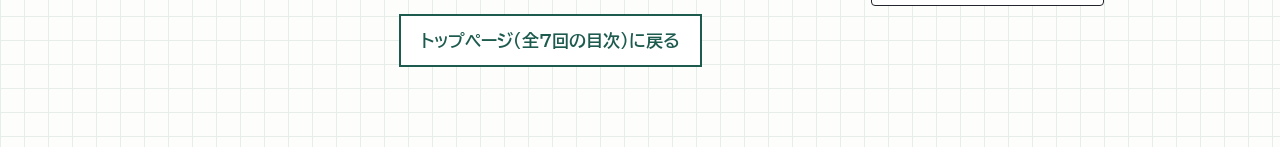
<file: ch03/index.html>
<!DOCTYPE html>
<html lang="ja">
<head>
<meta charset="utf-8">
<meta name="viewport" content="width=device-width, initial-scale=1">
<title>第3回 政治体制（1）民主主義とは｜比較政治学</title>
<link rel="preconnect" href="https://fonts.googleapis.com">
<link rel="preconnect" href="https://fonts.gstatic.com" crossorigin>
<link href="https://fonts.googleapis.com/css2?family=BIZ+UDPGothic:wght@400;700&family=Klee+One:wght@400;600&display=swap" rel="stylesheet">
<style>
/* hikakuseiji の配色：lily（青・朱・黄）と区別するため、深緑・琥珀・若草に変更 */
/* 設計: 方眼紙に書いた講義プリント。黒インクの本文、青ペンの強調、朱ペンの書き込み、黄色の蛍光ペン。上部に固定ヘッダーとパートのタブ、左からメニューが出る */
:root{
  --paper:#fdfdfb;
  --grid:#e7ede8;
  --ink:#22252b;
  --sub:#5e6470;
  --line:#c9cfd8;
  --blue:#1e5b4f;
  --red:#b0601c;
  --teal:#3d6a94;
  --marker:#cce6b8;
  --note:#f5f8ee;
  --font-body:"BIZ UDPGothic","Hiragino Kaku Gothic ProN","Yu Gothic",Meiryo,sans-serif;
  --font-hand:"Klee One","Hiragino Maru Gothic ProN","Yu Gothic",sans-serif;
  --font-math:"Times New Roman",Times,serif;
  color-scheme:light;
}
*{box-sizing:border-box}
html,body{margin:0}
body{
  background-color:var(--paper);
  background-image:linear-gradient(var(--grid) 1px,transparent 1px),linear-gradient(90deg,var(--grid) 1px,transparent 1px);
  background-size:24px 24px;
  color:var(--ink);font-family:var(--font-body);font-size:17px;line-height:1.95;
  -webkit-text-size-adjust:100%;
}
a{color:var(--blue)}
button{font:inherit;color:inherit}
:focus-visible{outline:2px solid var(--blue);outline-offset:2px}

/* ヘッダー */
.bar{position:sticky;top:0;z-index:20;background:var(--paper);border-bottom:2px solid var(--ink)}
.bar-in{max-width:960px;margin:0 auto;padding:10px 16px 0;display:flex;align-items:center;gap:12px}
.burger{width:42px;height:42px;border:1.5px solid var(--ink);background:var(--paper);border-radius:6px;display:grid;place-items:center;cursor:pointer;flex:none}
.burger span{display:block;width:20px;height:2px;background:var(--ink);box-shadow:0 -6px 0 var(--ink),0 6px 0 var(--ink)}
.course{line-height:1.35;min-width:0}
.course small{display:block;color:var(--sub);font-size:.78rem}
.course b{font-size:1.05rem}
.tabs{max-width:960px;margin:8px auto 0;padding:0 16px;display:flex;gap:4px;overflow-x:auto;scrollbar-width:none}
.tabs::-webkit-scrollbar{display:none}
.tab{flex:none;border:1.5px solid var(--ink);border-bottom:none;background:#eef1f5;border-radius:8px 8px 0 0;padding:6px 14px 5px;cursor:pointer;font-size:.92rem;line-height:1.5;color:var(--sub);position:relative;top:2px}
.tab .n{font-family:var(--font-math);font-weight:700;margin-right:6px;color:var(--ink)}
.tab[aria-selected="true"]{background:var(--paper);color:var(--ink);font-weight:700;border-bottom:2px solid var(--paper);z-index:1}

/* ドロワー */
.scrim{position:fixed;inset:0;background:rgba(20,24,32,.35);z-index:30;opacity:0;pointer-events:none;transition:opacity .2s}
.drawer{position:fixed;top:0;left:0;bottom:0;width:min(340px,86vw);background:var(--paper);z-index:31;border-right:2px solid var(--ink);transform:translateX(-102%);transition:transform .22s ease;overflow-y:auto;padding:16px 18px 40px}
body.menu-open .scrim{opacity:1;pointer-events:auto}
body.menu-open .drawer{transform:none}
.drawer-head{display:flex;justify-content:space-between;align-items:center;border-bottom:1.5px solid var(--ink);padding-bottom:8px;margin-bottom:10px}
.drawer-head b{font-size:1rem}
.close{border:1.5px solid var(--ink);background:none;border-radius:6px;width:36px;height:36px;cursor:pointer;font-size:1.2rem;line-height:1}
.drawer h4{margin:14px 0 2px;font-size:.95rem}
.drawer h4 button{background:none;border:none;padding:0;cursor:pointer;text-align:left;font-weight:700}
.drawer h4 .n{font-family:var(--font-math);margin-right:6px}
.drawer ul{list-style:none;margin:0;padding:0 0 0 12px;border-left:1.5px solid var(--line)}
.drawer li button{background:none;border:none;padding:3px 0;cursor:pointer;color:var(--sub);text-align:left;font-size:.9rem;line-height:1.5}
.drawer li button:hover{color:var(--blue)}
.drawer .cur>button{color:var(--blue)}

/* 本文 */
main{max-width:960px;margin:0 auto;padding:22px 16px 80px}
.part{display:none}
.part.on{display:block}
.part-head{background:var(--paper);border:1.5px solid var(--ink);border-radius:4px;padding:16px 20px;margin-bottom:26px}
.part-head .pn{font-family:var(--font-math);font-size:.95rem;color:var(--sub)}
.part-head h1{font-size:clamp(1.5rem,3.6vw,2rem);line-height:1.4;margin:2px 0 6px;text-wrap:balance}
.part-head p{margin:0;color:var(--sub);max-width:42em}
.toc-mini{display:flex;flex-wrap:wrap;gap:4px 16px;margin-top:10px;padding-top:10px;border-top:1px dashed var(--line);font-size:.9rem}
.toc-mini button{background:none;border:none;padding:0;cursor:pointer;color:var(--blue);text-decoration:underline;text-underline-offset:3px}

section{background:var(--paper);border:1px solid var(--line);border-radius:4px;padding:6px 22px 24px;margin-bottom:22px;scroll-margin-top:120px}
@media (max-width:560px){section{padding:4px 14px 18px}}
h2{font-size:1.4rem;line-height:1.5;margin:18px 0 12px;padding-bottom:6px;border-bottom:3px double var(--ink);text-wrap:balance}
h2 .sn{display:inline-block;min-width:1.7em;height:1.7em;line-height:1.7em;text-align:center;border:1.5px solid var(--ink);border-radius:50%;font-family:var(--font-math);font-size:1rem;margin-right:10px;vertical-align:.12em}
h3{font-size:1.1rem;margin:24px 0 6px;text-wrap:balance}
h3::before{content:"";display:inline-block;width:10px;height:10px;background:var(--blue);margin-right:8px;vertical-align:.05em}
p{margin:0 0 1em;max-width:44em}
.mk{background:linear-gradient(transparent 58%,var(--marker) 58%);font-weight:700}
.v{font-family:var(--font-math);font-style:italic;font-size:1.1em;white-space:nowrap}
.plus{color:var(--teal);font-weight:700}
.minus{color:var(--red);font-weight:700}
ul.dots,ol.steps{margin:0 0 1em;padding-left:1.4em;max-width:44em}
ul.dots li,ol.steps li{margin:3px 0}

/* 数式ボックス（教科書風に式番号を右寄せ） */
.eq{border:1.5px solid var(--ink);background:#fff;padding:12px 18px;margin:16px 0 6px;max-width:44rem;display:flex;align-items:baseline;gap:16px;flex-wrap:wrap}
.eq .f{font-family:var(--font-math);font-size:1.45rem;font-style:italic}
.eq .f sub{font-size:.65em}
.eq .no{margin-left:auto;font-size:.85rem;color:var(--sub)}
.eq-read{max-width:44rem;margin:0 0 16px;padding-left:20px;font-size:.95rem;color:var(--sub)}
.eq-read::before{content:"読み方　";color:var(--blue);font-weight:700}

/* 先生のメモ */
.memo{font-family:var(--font-hand);background:var(--note);border-left:4px solid var(--red);padding:12px 16px 12px 18px;margin:16px 0;max-width:44rem;font-size:1.05rem;line-height:1.85}
.memo .who{display:block;color:var(--red);font-weight:600;font-size:.9rem}
/* ポイント */
.point{border:2px solid var(--blue);border-radius:2px;padding:10px 16px;margin:20px 0 4px;max-width:44rem;position:relative}
.point::before{content:"ポイント";position:absolute;top:-.85em;left:12px;background:var(--paper);padding:0 6px;color:var(--blue);font-weight:700;font-size:.85rem}
.point p{margin:0}

/* 帯グラフ */
.bars{background:#fff;border:1px solid var(--line);padding:14px 16px 10px;margin:14px 0 18px;max-width:44rem}
.bars .sw{display:flex;gap:0;margin-bottom:12px;border:1.5px solid var(--ink);border-radius:6px;overflow:hidden;width:max-content}
.bars .sw button{border:none;background:#fff;padding:3px 14px;cursor:pointer;font-size:.88rem}
.bars .sw button+button{border-left:1.5px solid var(--ink)}
.bars .sw button[aria-selected="true"]{background:var(--ink);color:#fff}
.brow{display:grid;grid-template-columns:7.2em 1fr;align-items:center;gap:10px;margin:8px 0}
.brow .lab{font-size:.88rem;line-height:1.35}
.track{position:relative;height:34px}
.seg{position:absolute;top:0;bottom:0;display:flex;align-items:center;justify-content:center;font-size:.8rem;border:1.5px solid var(--ink);white-space:nowrap;overflow:hidden;font-variant-numeric:tabular-nums}
.seg.y{background:#d9ebe2}
.seg.c{background:#f3f4f6}.seg.i{background:#e7eaee}.seg.g{background:#d9dde3}
.seg.gap-p{background:repeating-linear-gradient(45deg,#dde6f0,#dde6f0 5px,#fff 5px,#fff 10px);color:var(--teal);font-weight:700;border-color:var(--teal);border-style:dashed}
.seg.gap-m{background:repeating-linear-gradient(45deg,#f5e5d3,#f5e5d3 5px,#fff 5px,#fff 10px);color:var(--red);font-weight:700;border-color:var(--red);border-style:dashed}
.seg.b{background:#e7eaee}.seg.ri{background:#e3efd6}.seg.nx{background:#dde6f0}
.seg-lab{position:absolute;top:0;bottom:0;display:flex;align-items:center;font-size:.85rem;white-space:nowrap}
.bars .cap{font-size:.88rem;color:var(--sub);margin:6px 0 0}

/* 表 */
.tw{overflow-x:auto;margin:12px 0 18px}
table{border-collapse:collapse;background:#fff;font-size:.95rem;font-variant-numeric:tabular-nums}
th,td{border:1px solid var(--ink);padding:7px 12px;text-align:left;vertical-align:top;line-height:1.6}
thead th{background:#eef1f5}
td.c{text-align:center;white-space:nowrap}
td.r{text-align:right}
table.calc-t td{border:none;border-bottom:1px dotted var(--line);padding:3px 14px 3px 0}
table.calc-t tr:last-child td{border-bottom:2px solid var(--ink);font-weight:700}

/* 図 */
figure{margin:14px 0 20px}
figcaption{font-size:.85rem;color:var(--sub);margin-top:4px}
.figbox{background:#fff;border:1px solid var(--line);padding:8px;overflow-x:auto}
svg text{font-family:var(--font-body);fill:var(--ink)}
svg .m{font-family:var(--font-math);font-style:italic}

/* シミュレーター */
.sim{background:#fff;border:1.5px solid var(--ink);padding:14px;margin:16px 0;display:grid;grid-template-columns:1fr;gap:14px}
@media (min-width:860px){.sim{grid-template-columns:minmax(0,1.15fr) minmax(0,1fr)}}
.grp{margin-bottom:10px}
.grp .gl{font-size:.78rem;color:var(--sub);display:block;margin-bottom:3px}
.chips{display:flex;flex-wrap:wrap;gap:5px}
.chips button{border:1.5px solid var(--ink);background:#fff;padding:2px 10px;border-radius:4px;cursor:pointer;font-size:.85rem;line-height:1.6}
.chips button[aria-pressed="true"]{background:var(--ink);color:#fff}
.explain{border-top:1px dashed var(--line);padding-top:10px;margin-top:6px}
.explain .t{font-weight:700;margin:0}
.explain .x{font-size:.95rem;margin:4px 0}
.explain .f{font-size:.8rem;color:var(--sub);margin:0}
.meter{display:grid;grid-template-columns:repeat(3,1fr);border:1.5px solid var(--ink);margin:10px 0}
.meter div{padding:6px 8px;text-align:center}
.meter div+div{border-left:1px solid var(--ink)}
.meter small{display:block;font-size:.75rem;color:var(--sub);line-height:1.3}
.meter strong{font-size:1.3rem;font-family:var(--font-math);font-variant-numeric:tabular-nums}
.sl{display:grid;grid-template-columns:7.4em 1fr 3.6em;gap:8px;align-items:center;font-size:.88rem}
.sl input{width:100%;accent-color:var(--blue)}
.sl output{text-align:right;font-family:var(--font-math);font-variant-numeric:tabular-nums}
.sm{font-size:.8rem;color:var(--sub);margin:6px 0 0}

/* 内部タブ（ケース別） */
.itabs{display:flex;gap:0;border-bottom:1.5px solid var(--ink);margin:14px 0 0;overflow-x:auto}
.itabs button{border:none;background:none;padding:6px 14px;cursor:pointer;color:var(--sub);border-bottom:3px solid transparent;margin-bottom:-1.5px;white-space:nowrap}
.itabs button[aria-selected="true"]{color:var(--ink);font-weight:700;border-bottom-color:var(--blue)}
.ipanel{padding:12px 0 0}
.ipanel[hidden]{display:none}
.case{border-left:3px solid var(--line);padding:2px 0 2px 14px;margin:0 0 16px;max-width:44rem}
.case b{display:block}
.case p b{display:inline}
.case .res{font-size:.9rem;margin:2px 0}
.case p{margin:2px 0 0;font-size:.97rem}

/* 手順 */
.flow{display:grid;grid-template-columns:1fr;gap:8px;max-width:44rem;margin:12px 0 16px;counter-reset:f}
@media (min-width:700px){.flow{grid-template-columns:repeat(3,1fr)}}
.flow div{border:1.5px solid var(--ink);background:#fff;padding:10px 12px;font-size:.93rem;line-height:1.7;counter-increment:f}
.flow div::before{content:"手順" counter(f);display:block;font-weight:700;color:var(--blue);font-size:.82rem}

/* 計算機 */
.calc{background:#fff;border:1.5px solid var(--ink);padding:14px 16px;margin:14px 0;max-width:44rem}
.calc .out{font-size:.98rem;margin-top:10px}
.calc .chk{color:var(--sub);font-size:.88rem}

/* 確認問題 */
.q{border:1px solid var(--ink);background:#fff;margin:10px 0;max-width:46rem}
.q .qq{padding:10px 14px;display:flex;gap:10px}
.q .qn{font-family:var(--font-math);font-weight:700;color:var(--blue)}
.q button.show{margin:0 14px 10px;border:1.5px solid var(--ink);background:#fff;border-radius:4px;padding:2px 12px;cursor:pointer;font-size:.85rem}
.q .ans{border-top:1px dashed var(--line);padding:8px 14px 10px;font-family:var(--font-hand);font-size:1.05rem;background:var(--note)}
.q .ans[hidden]{display:none}
.q .ans::before{content:"解答　";color:var(--red);font-weight:600}

/* 前後ナビ */
.pager{display:flex;justify-content:space-between;gap:10px;margin-top:28px;flex-wrap:wrap}
.pager button{border:1.5px solid var(--ink);background:#fff;padding:10px 16px;cursor:pointer;border-radius:4px;text-align:left;line-height:1.4;max-width:48%}
.pager button small{display:block;color:var(--sub);font-size:.78rem}
.pager .next{margin-left:auto;text-align:right}
.src{font-size:.82rem;color:var(--sub);margin-top:30px;border-top:1px solid var(--line);padding-top:10px}

/* キャラクター */
.talk{display:flex;align-items:flex-end;gap:12px;margin:14px 0 18px;max-width:44rem}
.talk img{width:118px;height:auto;flex:none}
.talk .bubble{position:relative;background:#fff;border:2px solid var(--ink);border-radius:14px;padding:10px 16px;font-family:var(--font-hand);font-size:1.08rem;line-height:1.75;margin-bottom:30px}
.talk .bubble::before{content:"";position:absolute;left:-12px;bottom:16px;border:6px solid transparent;border-right:8px solid var(--ink)}
.talk .bubble::after{content:"";position:absolute;left:-8px;bottom:17px;border:5px solid transparent;border-right:7px solid #fff}
.talk.r{flex-direction:row-reverse;margin-left:auto}
.talk.r .bubble::before{left:auto;right:-12px;border-right-color:transparent;border-left:8px solid var(--ink)}
.talk.r .bubble::after{left:auto;right:-8px;border-right-color:transparent;border-left:7px solid #fff}
.part-head{display:flex;gap:16px;align-items:flex-end}
.part-head .ph-main{flex:1;min-width:0}
.part-head .ph-fig{flex:none;width:150px;text-align:center;margin:-6px 0 -16px}
.part-head .ph-say{font-family:var(--font-hand);font-size:.88rem;line-height:1.5;background:#fff;border:1.5px solid var(--ink);border-radius:10px;padding:5px 8px;margin-bottom:6px;text-align:left;position:relative}
.part-head .ph-say::after{content:"";position:absolute;left:50%;bottom:-7px;width:10px;height:10px;background:#fff;border-right:1.5px solid var(--ink);border-bottom:1.5px solid var(--ink);transform:translateX(-50%) rotate(45deg)}
.part-head .ph-fig img{width:100%;height:auto;display:block}
@media (max-width:560px){.talk img{width:86px}.part-head .ph-fig{width:96px}.talk .bubble{font-size:1rem}}
.memo.withfig{display:flex;gap:14px;align-items:center}
.memo.withfig img{width:104px;height:auto;flex:none}
@media (max-width:560px){.memo.withfig img{width:78px}}

/* 課題パート */
.dl{margin:10px 0 16px}
.dlbtn{display:inline-flex;align-items:center;gap:12px;border:2px solid var(--ink);background:#fff;color:var(--ink);text-decoration:none;padding:8px 16px 8px 10px;border-radius:6px;line-height:1.4;box-shadow:3px 3px 0 var(--ink)}
.dlbtn:hover{background:#eaf3ee}
.dlbtn:active{transform:translate(2px,2px);box-shadow:1px 1px 0 var(--ink)}
.dlbtn .dlico{width:34px;height:40px;background:#1e5b4f;color:#fff;font-weight:700;display:grid;place-items:center;border-radius:3px;font-family:var(--font-math);font-size:1.2rem}
.dlbtn b{display:block}
.dlbtn small{display:block;color:var(--sub);font-size:.8rem}

.xref{font-size:.9rem;margin:6px 0 12px;max-width:44em}
.xref::before{content:"→ ";color:var(--blue);font-weight:700}
.xref a,.dots a{color:var(--blue);cursor:pointer}
.kq{border:2px solid var(--ink);background:#fff;padding:12px 16px;margin:12px 0 14px;max-width:46rem}
.kq .lab{display:inline-block;background:var(--ink);color:#fff;font-size:.8rem;padding:0 8px;border-radius:3px;margin-bottom:4px}
.kq p{margin:4px 0}
.memo.hint{border-left-color:var(--blue)}
.memo.hint .who{color:var(--blue)}
.locked{display:none;border:1.5px dashed var(--line);color:var(--sub);padding:8px 14px;max-width:44rem;font-size:.92rem;background:#fff}
body.ans-off .locked{display:block}
body.ans-off .sol{display:none}
.solbtn{border:1.5px solid var(--ink);background:var(--ink);color:#fff;border-radius:4px;padding:6px 16px;cursor:pointer;margin:6px 0 10px}
.solbtn[aria-expanded="true"]{background:#fff;color:var(--ink)}
.step{border-top:1px dashed var(--line);padding-top:6px;margin-top:10px}
h3.stp::before{display:none}
h3.stp .st{display:inline-block;font-size:.8rem;background:var(--blue);color:#fff;padding:0 9px;border-radius:3px;margin-right:8px;vertical-align:.12em}
.ansSwitch{display:flex;flex-wrap:wrap;align-items:center;gap:6px 16px;border:2px solid var(--ink);background:#fff;padding:10px 14px;margin:14px 0 16px;max-width:46rem}
.sw-l{display:flex;align-items:center;gap:10px;cursor:pointer;font-weight:700}
.sw-l input{position:absolute;opacity:0;width:1px;height:1px}
.sw-ui{width:46px;height:26px;border-radius:13px;background:#c9cfd8;position:relative;flex:none;transition:background .15s}
.sw-ui::after{content:"";position:absolute;top:3px;left:3px;width:20px;height:20px;border-radius:50%;background:#fff;box-shadow:0 1px 2px rgba(0,0,0,.3);transition:left .15s}
.sw-l input:checked+.sw-ui{background:var(--teal)}
.sw-l input:checked+.sw-ui::after{left:23px}
.sw-l input:focus-visible+.sw-ui{outline:2px solid var(--blue);outline-offset:2px}
.sw-note{font-size:.88rem;color:var(--sub)}
.gwrap{background:#fff;border:1.5px solid var(--ink);padding:12px;margin:14px 0 6px;max-width:46rem}
.gsw{display:flex;border:1.5px solid var(--ink);border-radius:6px;overflow:hidden;width:max-content;max-width:100%;margin-bottom:8px;flex-wrap:wrap}
.gsw button{border:none;background:#fff;padding:3px 14px;cursor:pointer;font-size:.88rem}
.gsw button+button{border-left:1.5px solid var(--ink)}
.gsw button[aria-pressed="true"]{background:var(--ink);color:#fff}
.gwrap svg{width:100%;max-width:560px;height:auto;display:block}
.gcap{font-size:.88rem;color:var(--sub);margin:6px 0 0}
.howto{font-size:.93rem;max-width:44rem;margin:6px 0 16px;padding-left:1.3em}
.trap{border:2px dashed var(--red);padding:10px 16px;margin:16px 0;max-width:44rem;background:#fff}
.trap b{color:var(--red)}
.point.ketsu::before{content:"結論"}
.answer{border:1.5px solid var(--ink);background:#fff;padding:14px 18px 6px;margin:20px 0 16px;max-width:46rem;position:relative}
.answer::before{content:"答案の書き方の例";position:absolute;top:-.8em;left:12px;background:var(--ink);color:#fff;font-size:.8rem;padding:0 8px;border-radius:3px}
.answer p{font-size:.97rem}
.num{background:#fff;border:1px solid var(--line);padding:10px 16px;margin:14px 0;max-width:44rem}
.num .h{font-size:.82rem;color:var(--sub);display:block}
#kadai .brow{grid-template-columns:5.5em 1fr}
#kadai .seg.g{background:#e3efd6}
@media (prefers-reduced-motion: reduce){*{transition:none!important}}

/* 数式（分数・Σ/Π/∫ の上下添字）— 全章共通 */
.mx{font-family:var(--font-math);display:inline-flex;align-items:center;gap:.12em;vertical-align:middle;white-space:nowrap;font-size:1.08em}
.mx i{font-style:italic}
.frac{display:inline-flex;flex-direction:column;align-items:center;vertical-align:middle;margin:0 .12em;line-height:1.25}
.frac>span:first-child{border-bottom:1px solid currentColor;padding:0 .25em}
.frac>span:last-child{padding:0 .25em}
.bop{display:inline-flex;flex-direction:column;align-items:center;vertical-align:middle;line-height:1;margin:0 .12em}
.bop .s{font-size:1.7em;line-height:1}
.bop small{font-size:.62em;line-height:1.1}
.eq .mx{font-size:1.25rem}
.eq.mxeq .f{font-style:normal}
.mxblock{display:block;overflow-x:auto;padding:4px 0}

/* ===== hikakuseiji：回共通の部品（第1・2回で本文に書いていたものを共通化） ===== */
.tl{border-left:3px solid var(--ink);margin:14px 0 20px 6px;padding:0 0 0 18px;max-width:46rem}
.tl li{list-style:none;position:relative;margin:0 0 10px;line-height:1.7}
.tl li::before{content:"";position:absolute;left:-25px;top:.55em;width:11px;height:11px;background:var(--paper);border:2.5px solid var(--blue);border-radius:50%}
.tl li.jp::before{border-color:var(--red)}
.tl .y{font-family:var(--font-math);font-weight:700;color:var(--blue);margin-right:.6em}
.tl li.jp .y{color:var(--red)}
.tl .tag{font-size:.75rem;border:1px solid currentColor;padding:0 5px;margin-left:.4em;color:var(--sub);white-space:nowrap}
.bk{border:1.5px solid var(--ink);background:#fff;padding:10px 14px 8px;margin:12px 0;max-width:46rem}
.bk .who{font-weight:700}
.bk .yr{font-family:var(--font-math);font-weight:700;color:var(--blue);margin-left:.4em}
.bk .ti{display:block;font-size:.88rem;color:var(--sub);line-height:1.6}
.bk p{margin:6px 0 0;font-size:.97rem}
.legend{font-size:.85rem;color:var(--sub);margin:4px 0 0}
.legend span{display:inline-block;margin-right:14px}
.legend i{display:inline-block;width:10px;height:10px;border-radius:50%;border:2.5px solid var(--blue);margin-right:5px;vertical-align:-1px}
.legend i.jp{border-color:var(--red)}
.vv{display:grid;grid-template-columns:1fr auto 1fr;gap:10px;align-items:center;max-width:44rem;margin:14px 0 18px}
.vv div{border:1.5px solid var(--ink);background:#fff;padding:10px 12px;text-align:center;line-height:1.6}
.vv div small{display:block;color:var(--sub);font-size:.8rem}
.vv .ar{border:none;background:none;font-size:1.6rem;color:var(--blue);padding:0}
.ref{border-left:3px solid var(--red);background:#fff;padding:8px 14px;margin:12px 0;max-width:46rem;font-size:.95rem}
.ref .h{display:block;font-size:.8rem;color:var(--red);font-weight:700}
/* トップページ（目次）に戻るボタン */
.home{margin-left:auto;flex:none;border:1.5px solid var(--ink);border-radius:6px;padding:6px 12px;font-size:.88rem;font-weight:700;color:var(--ink);text-decoration:none;background:var(--paper);white-space:nowrap}
.home:hover{background:var(--blue);border-color:var(--blue);color:#fff}
.home-foot{text-align:center;margin:8px 0 0}
.home-foot a{display:inline-block;border:2px solid var(--blue);color:var(--blue);font-weight:700;text-decoration:none;padding:8px 20px;background:#fff}
.home-foot a:hover{background:var(--blue);color:#fff}
@media (max-width:560px){.home{padding:5px 8px;font-size:.8rem}}
</style>
</head>
<body>

<div class="scrim" id="scrim"></div>
<nav class="drawer" id="drawer" aria-label="全体の目次" aria-hidden="true">
  <div class="drawer-head"><b>目次</b><button class="close" id="closeBtn" aria-label="目次を閉じる">×</button></div>
  <div id="drawerList"></div>
</nav>

<header class="bar">
  <div class="bar-in">
    <button class="burger" id="menuBtn" aria-label="目次を開く" aria-controls="drawer" aria-expanded="false"><span></span></button>
    <div class="course"><small>比較政治学　地域研究・比較政治基礎</small><b>第3回　政治体制（1）民主主義とは　解説プリント</b></div>
    <a class="home" href="../">← 目次へ</a>
  </div>
  <div class="tabs" role="tablist" aria-label="パート" id="tabs"></div>
</header>

<main>
<!-- ===================== パート1 ===================== -->
<div class="part" id="mondai" data-title="民主主義をめぐる問い" data-desc="アメリカ主催の「民主主義サミット」と、それに対する中国の反応から始めます。どの国が民主主義なのかを誰が決めるのか――今回の問いを確かめ、民主主義の基本的な定義を押さえます。">

<section id="s1" data-t="プロローグ：民主主義サミット">
<h2><span class="sn">1</span>プロローグ：民主主義サミットと中国の反応</h2>
<p>アメリカのバイデン政権は、2021年12月と2023年3月に「<b>民主主義サミット</b>」を開きました。政権は世界の対立を「<span class="mk">民主主義と専制主義の闘い</span>」と位置づけ、民主主義の国々の結束を呼びかけました。</p>
<p>これに対して中国は、サミット直前の2021年12月に次のような対応をとりました。</p>
<div class="tw"><table>
<thead><tr><th>日付</th><th>中国の対応</th></tr></thead>
<tbody>
<tr><td class="c">12月4日</td><td>国際フォーラム「民主：全人類の共通の価値」を北京で開催</td></tr>
<tr><td class="c">12月4日</td><td>白書「中国の民主」を発表</td></tr>
<tr><td class="c">12月5日</td><td>中国外交部が報告書「アメリカの民主状況」を発表（レジュメの付録に一部の仮訳）</td></tr>
</tbody></table></div>
<div class="ref"><span class="h">参考資料：中国外交部「アメリカの民主状況」の主張（要点）</span>
<ul class="dots">
<li>民主とは「人民が真に主人となっているか」で判断すべきで、投票の時だけでなく、広い参加や、約束が実際に果たされたかが問われる。</li>
<li>アメリカの民主は、お金がものをいう「金権政治」、少数エリートによる支配、互いに足を引っ張る「拒否権政治」、選挙人団制度の不備などの問題を抱えている。</li>
<li>どの国の民主制度も完全ではなく、すべての国に当てはまるモデルはない。ある国が民主的かどうかは、その国の人々が判断すべきだ。</li>
</ul>
<p>これは中国政府の立場から書かれた文書です。民主主義をどう定義するかが、国際政治の争点にもなっていることを示しています。</p></div>
<div class="memo"><span class="who">メモ：審判は誰か</span>サッカーの試合なら審判がルールに従って判定する。でも「どの国が民主主義か」には、全員が認める審判もルールブックもない。アメリカは「選挙や自由」を、中国は「人民が主人になっているか」を物差しにして、お互いを評価している。物差しそのものを問うのが、今回の授業です。</div>
<div class="point"><p>民主主義サミットをめぐる米中のやりとりは、「民主主義とは何か」「誰がそれを判定するのか」が政治的な争点であることを示している。</p></div>
</section>

<section id="s2" data-t="問題提起">
<h2><span class="sn">2</span>問題提起：3つの問い</h2>
<p>レジュメは、次の3つの問いを投げかけています。この回を通して考えていきましょう。</p>
<div class="kq"><span class="lab">問い</span>
<p>① 世界の国（地域）は、民主主義国家と権威主義国家とに<b>区分できる</b>のか？</p>
<p>② 民主主義の<b>要件</b>とは何か？</p>
<p>③ 民主主義は<b>測定できる</b>のか？　<b>比較できる</b>のか？</p></div>
<p>③は、第2回で学んだ「操作化」の問題そのものです。「民主主義」という抽象的な概念を、どんな指標で測るのか――この回の後半（<a href="#s13" data-goto="s13">13節</a>）で、実際の測定の試みを見ます。</p>
<p class="xref">操作化とは何だったか → <a href="../ch02/#kihon">第2回の2節</a></p>
<div class="point"><p>民主主義と権威主義は分けられるのか、民主主義の要件は何か、民主主義は測定・比較できるのか――これが今回の3つの問い。</p></div>
</section>

<section id="s3" data-t="民主主義の定義と体制の区別">
<h2><span class="sn">3</span>民主主義の定義と、ほかの体制との区別</h2>
<div class="kq"><span class="lab">定義</span><p>国家あるいは集団の<b>権力者が全構成員</b>であり、その<b>意思決定が構成員の合意</b>によって行われる体制・政体</p></div>
<p>これは理念としての定義です。実際の国々をこの定義で分けるのは簡単ではありません。そこで、民主主義でない体制の側から整理したのが、政治学者<b>ホアン・リンス</b>です（1975年の論文）。</p>
<div class="tw"><table>
<thead><tr><th>全体主義体制</th><th>権威主義体制</th></tr></thead>
<tbody>
<tr><td>① 排他的で、知的に洗練されたイデオロギー<br>② 単一政党などによる積極的な政治動員<br>③ 一元的な権力の中枢</td><td>① 制限された政治的多元主義<br>② 精緻なイデオロギーがない<br>③ 高度な政治的動員がない<br>④ 指導者（または少数の集団）が、予測できる一定の範囲内で権力を使う</td></tr>
</tbody></table></div>
<p>全体主義は社会のすみずみまで支配し、人びとを熱心に動員します。権威主義は、ある程度の多様さを残し、人びとに政治への無関心を許す――という違いです。詳しくは次回（第4回）に学びます。</p>
<p class="xref">体制の類型の続き → <a href="../ch04/#ruikei">第4回のパート1</a></p>
<div class="point"><p>民主主義は「全構成員が権力をもち、合意で決める」体制。リンスは、民主主義でない体制を全体主義と権威主義に分けて特徴づけた。</p></div>
</section>

<section id="s4" data-t="確認問題">
<h2><span class="sn">4</span>確認問題</h2>
<div class="q"><div class="qq"><span class="qn">Q1</span><span>中国外交部の報告書は、アメリカの民主のどんな点を問題にしたか。2つ挙げなさい。</span></div><button class="show" type="button">解答を見る</button><div class="ans" hidden>金権政治（お金が選挙や政治を左右する）、少数エリートによる支配、拒否権政治（政治の膠着）、選挙人団制度の不備、などから2つ。</div></div>
<div class="q"><div class="qq"><span class="qn">Q2</span><span>リンスによる権威主義体制の4つの特徴を挙げなさい。</span></div><button class="show" type="button">解答を見る</button><div class="ans" hidden>①制限された政治的多元主義、②精緻なイデオロギーの不在、③高度な政治的動員の不在、④指導者（少数の集団）による、予測可能な一定の範囲内での権力行使。</div></div>
</section>
</div>

<!-- ===================== パート2 ===================== -->
<div class="part" id="elite" data-title="エリート理論と多元主義" data-desc="「多数の支配」への恐れ、「結局は少数のエリートが支配している」とするエリート理論、そしてそれへの異論を見ます。中国政治に根づくエリート的な考え方も取り上げます。">

<section id="s5" data-t="多数の支配への恐れ">
<h2><span class="sn">5</span>「多数の支配」への恐れ</h2>
<p>今では民主主義はよいものと考えられがちですが、19世紀初めの西欧では、<span class="mk">多数による支配は「数による圧政」となり、自由を抑えつける</span>と恐れられていました。</p>
<div class="bk"><span class="who">トクヴィル『アメリカのデモクラシー』</span><span class="yr">1835</span><span class="ti">Alexis de Tocqueville, <i>De la démocratie en Amérique</i></span><p>フランスの思想家トクヴィルは、アメリカを旅して民主主義社会を観察しました。民主主義の活力を評価する一方で、多数派の意見が少数派を押しつぶす「<b>多数の専制</b>」の危険を指摘しました（用語は補足）。</p></div>
<p>その後、<b>普通選挙</b>が広がると、次のような変化が起きたとレジュメは整理しています。</p>
<ul class="dots">
<li>議会に、さまざまな立場の人が選ばれるようになり、議員どうしの<b>同質性が薄れた</b>。それまでの「教養ある人どうしの話し合い」としての議会主義は<b>形骸化</b>した。</li>
<li>大衆の多くが政治に関心をもたない<b>政治的無関心（アパシー）</b>が広がった。</li>
</ul>
<div class="point"><p>19世紀初めには、多数の支配は自由を脅かすと恐れられた。普通選挙の広がりとともに、議会主義の形骸化と大衆のアパシーが問題になった。</p></div>
</section>

<section id="s6" data-t="エリート理論">
<h2><span class="sn">6</span>エリート理論：結局は少数が支配する</h2>
<p>19世紀末から20世紀初め、民主主義が形だけになっているという見方から、<b>エリート理論</b>が生まれました。どんな社会でも、実際に支配するのは<span class="mk">少数のエリート</span>だ、という考え方です。</p>
<div class="tw"><table>
<thead><tr><th>人物</th><th>レジュメの作品・言葉</th><th>主張の要点（補足）</th></tr></thead>
<tbody>
<tr><td>パレート（1848–1923）</td><td>『社会主義体系』</td><td>エリートは入れ替わっても、少数が支配する構造は変わらない（エリートの周流）</td></tr>
<tr><td>モスカ（1858–1941）</td><td>『支配する階級』</td><td>どんな社会にも、組織された少数の支配階級と、組織されていない多数の被支配者がいる</td></tr>
<tr><td>ミヒェルス（1876–1936）</td><td>「寡頭制の鉄則」</td><td>民主的な理念を掲げる政党や労働組合でさえ、組織が大きくなると少数の幹部が支配するようになる</td></tr>
<tr><td>ミルズ（1916–1962）</td><td>「パワー・エリート」</td><td>戦後アメリカでは、大企業・軍・政府の頂点にいる少数が結びつき、重要な決定を握っている</td></tr>
</tbody></table></div>
<div class="case"><b>アイゼンハワー大統領の退任演説（1961年1月17日）</b><p>軍人出身の大統領が、テレビ演説で、巨大な軍と軍需産業が結びついた「<b>軍産複合体</b>」が不当な影響力をもつ危険を国民に警告しました（演説の中身は補足）。ミルズの「パワー・エリート」論と重なる指摘として、レジュメに挙げられています。</p></div>
<div class="memo"><span class="who">メモ：部活の「民主的な」運営</span>部員全員で決めるルールのはずなのに、実際には部長と数人の幹部が決めたことを、みんなが追認しているだけ――。人数が増えるほど、話し合いを回す少数の人に力が集まる。これがミヒェルスの「寡頭制の鉄則」のイメージです。</div>
<div class="point"><p>エリート理論は、民主主義のもとでも実際には少数のエリートが支配すると主張した（パレート、モスカ、ミヒェルス、ミルズ）。</p></div>
</section>

<section id="s7" data-t="エリート理論への異論">
<h2><span class="sn">7</span>エリート理論への異論</h2>
<h3>多元的エリート論</h3>
<p>エリートがいることは認めつつも、<span class="mk">エリートは一枚岩ではなく、分野ごとに複数いて競い合っている</span>と考える立場です。</p>
<div class="bk"><span class="who">リースマン『孤独な群衆』</span><span class="yr">1950</span><span class="ti">David Riesman, <i>The Lonely Crowd</i></span><p>アメリカ人の性格の変化を論じた本です。権力についても、一つの支配層ではなく、互いに拒否し合う多くの集団に分かれていると見ました（要点は補足）。</p></div>
<div class="bk"><span class="who">ダール『統治するのはだれか』</span><span class="yr">1961</span><span class="ti">Robert A. Dahl, <i>Who Governs?</i></span><p>アメリカの一都市（ニューヘイヴン）で、実際に誰が決定に影響を与えているかを調べました。分野ごとに影響力をもつ人が違い、<b>単一のエリートが全体を支配しているわけではない</b>と論じました。</p></div>
<h3>手続き論的民主主義論</h3>
<p>経済学者<b>シュンペーター</b>は、『資本主義、社会主義、民主主義』（1942年）で、民主主義を「エリートどうしが選挙で競争する<b>手続き</b>」として捉え直しました。エリートの存在を前提にしたうえで、民主主義を定義し直したのです。詳しくは <a href="#s10" data-goto="s10">10節</a> で見ます。</p>
<div class="point"><p>多元的エリート論（リースマン、ダール）は、エリートは複数いて競い合うと論じた。シュンペーターは、民主主義をエリートの選挙競争という手続きとして定義し直した。</p></div>
</section>

<section id="s8" data-t="中国政治に根づくエリート理論">
<h2><span class="sn">8</span>中国政治に根づくエリート的な考え方</h2>
<p>レジュメは、中国政治にはエリート的な考え方が深く根づいていると指摘します。</p>
<div class="case"><b>共産党の統治と「人民民主独裁」</b><p>中国の憲法は、国家を労働者階級が指導する「人民民主独裁」の国としています。人民の利益を代表する前衛としての共産党が、国家を指導する仕組みです（説明は補足）。</p></div>
<div class="case"><b>孫文の人民三分割論</b><p>中華民国を建てた孫文は、人びとを ①先に知り先に悟る人（<b>先知先覚</b>）、②後から知り後から悟る人（<b>後知後覚</b>）、③知らず悟らない人（<b>不知不覚</b>）の3つに分けました。先に悟った少数が、多数を導くという考え方です。</p></div>
<div class="case"><b>孟子の言葉</b><p>レジュメが引く孟子の一節は、天が人民を生んだのは、先に知り悟った者に、後から知る者を目覚めさせるためであり、自分こそがその先に悟った者として人民を目覚めさせるのだ、という趣旨です。孫文の考え方の源流が、儒教の古典にあることが分かります。</p></div>
<p class="xref">第1回の「内在的視点」から考えると、こうした考え方を、西洋の民主主義の物差しだけで評価してよいのかも問われます → <a href="#s14" data-goto="s14">14節</a></p>
<div class="point"><p>中国では、先に悟った少数が多数を導くという考え方（孟子、孫文）が、共産党の指導や「人民民主独裁」につながっている。</p></div>
</section>

<section id="s9" data-t="確認問題">
<h2><span class="sn">9</span>確認問題</h2>
<div class="q"><div class="qq"><span class="qn">Q1</span><span>ミヒェルスの「寡頭制の鉄則」とは何か。</span></div><button class="show" type="button">解答を見る</button><div class="ans" hidden>民主的な理念を掲げる組織（政党や労働組合）でも、組織が大きくなると少数の幹部が実権を握るようになる、という法則。</div></div>
<div class="q"><div class="qq"><span class="qn">Q2</span><span>ダールの『統治するのはだれか』は、エリート理論に対してどんな結論を示したか。</span></div><button class="show" type="button">解答を見る</button><div class="ans" hidden>都市の決定過程を調べると、分野ごとに影響力をもつ人が異なり、単一のエリートが全体を支配しているわけではない（多元的）と論じた。</div></div>
</section>
</div>

<!-- ===================== パート3 ===================== -->
<div class="part" id="sokutei" data-title="民主主義の定義と測定" data-desc="民主主義の要件を、選挙だけで考える立場（シュンペーター）と、参加と自由を加える立場（ダール）で比べます。さらに「民主主義の質」と、実際に民主主義を測る指標を見ます。">

<section id="s10" data-t="選挙による定義（最小限主義）">
<h2><span class="sn">10</span>選挙による定義：競合的エリート民主主義モデル</h2>
<div class="kq"><span class="lab">シュンペーターの定義（要旨）</span><p>民主主義的な方法とは、政治的な決定に至るための<b>制度的な取り決め</b>であり、その中で個人が、人々の<b>票を獲得する競争</b>を通じて決定する権力を得るものである。</p></div>
<p>民主主義を「人民の意思を実現すること」ではなく、<span class="mk">指導者を選ぶ選挙での競争という手続き</span>として定義しています。これを<b>手続き論的民主主義</b>、または民主主義の<b>最小限主義的定義</b>と呼びます。必要最小限の条件だけで定義するからです。</p>
<p>政治理論家の<b>デイヴィッド・ミラー</b>（1983年）も、民主主義体制は<b>選挙で競い合っているという事実</b>によって、民主主義でない体制から区別されると論じました。</p>
<h3>この定義への批判</h3>
<div class="tw"><table>
<thead><tr><th>批判の論点</th><th>かみくだくと</th></tr></thead>
<tbody>
<tr><td>平均的な市民への過小評価</td><td>市民は選挙で指導者を選ぶだけの存在とされ、政治に参加し判断する力が軽く見られている</td></tr>
<tr><td>多数決によるマイノリティの排除</td><td>選挙で勝った多数派の意思だけが通り、少数派の声が無視されやすい</td></tr>
<tr><td>投票のパラドックス</td><td>3つ以上の選択肢があると、多数決の結果が「AはBより好まれ、BはCより好まれ、CはAより好まれる」と堂々めぐりになることがある。多数決が「人々の意思」を一つに決められるとは限らない（説明は補足）</td></tr>
</tbody></table></div>
<div class="point"><p>シュンペーターは民主主義を「票を求める選挙競争の手続き」と最小限に定義した。市民の過小評価、マイノリティの排除、投票のパラドックスなどの批判がある。</p></div>
</section>

<section id="s11" data-t="ダールのポリアーキー">
<h2><span class="sn">11</span>選挙＋包括的な参加と自由：ダールのポリアーキー</h2>
<p><b>ダール</b>は民主主義を「政府がすべての市民の選好に完全に応えることのできる政治システム」と考えました。しかしこれは理想であり、現実にはどの国も完全には達していません。そこで、現実の国々のうち理想に近いものを<b>ポリアーキー</b>（多数による支配）と呼びました（『ポリアーキー』1971年）。</p>
<p>ダールは、2つの次元で体制を位置づけます。</p>
<div class="vv">
<div><b>自由化</b><small>公的異議申し立ての自由</small>政府に反対し、競い合う自由がどれだけあるか</div>
<span class="ar">×</span>
<div><b>包括性</b><small>政治参加の包括性</small>どれだけ多くの人が政治に参加できるか</div>
</div>
<div class="gwrap">
  <div class="gsw" role="group" aria-label="ダールの図の切り替え"><button type="button" data-g="dahl" data-s="0" aria-pressed="true">4つの体制</button><button type="button" data-g="dahl" data-s="1" aria-pressed="false">ポリアーキーへの3つの道</button></div>
  <svg id="gDahl" viewBox="0 0 640 400" role="img" aria-label="ダールの2つの次元と政治体制の模式図"></svg>
  <p class="gcap" id="gDahl-cap"></p>
</div>
<h3>ポリアーキーの8つの基準</h3>
<div class="tw"><table>
<thead><tr><th>基準</th><th>基準</th></tr></thead>
<tbody>
<tr><td>1. 投票の権利</td><td>5. 結社の自由</td></tr>
<tr><td>2. 公職への被選挙権</td><td>6. 表現の自由</td></tr>
<tr><td>3. 政治指導者が民衆の支持を求めて競争する権利</td><td>7. 多様な情報源</td></tr>
<tr><td>4. 自由かつ公正な選挙</td><td>8. 政府の政策を、投票やその他の要求の表現にもとづかせる諸制度</td></tr>
</tbody></table></div>
<p>シュンペーターが「選挙の競争」だけを見たのに対し、ダールは<span class="mk">選挙を支える自由（結社・表現・情報）と、参加の広さ</span>まで要件に含めました。</p>
<div class="point"><p>ダールは、公的異議申し立ての自由（自由化）と政治参加の包括性の2つの次元で体制を位置づけ、両方が高い体制をポリアーキーと呼んだ。</p></div>
</section>

<section id="s12" data-t="民主主義の質">
<h2><span class="sn">12</span>民主主義の質</h2>
<p>民主主義かどうかの二択でなく、「民主主義として<b>どのくらい質が高いか</b>」を問う研究もあります。</p>
<div class="bk"><span class="who">ダイアモンド、モルリーノ編 <i>Assessing the Quality of Democracy</i></span><span class="yr">2005</span><span class="ti">Larry Diamond &amp; Leonardo Morlino eds.</span><p>民主主義の質を、手続き・内容・結果の3つの面、8つの次元で評価しました。</p></div>
<div class="tw"><table>
<thead><tr><th>面</th><th>次元</th></tr></thead>
<tbody>
<tr><td><b>手続き</b></td><td>1. 法の支配　2. 参加　3. 競争　4. 垂直的アカウンタビリティ（有権者が選挙で政府の責任を問う）　5. 水平的アカウンタビリティ（議会・裁判所などが政府を監視する）</td></tr>
<tr><td><b>内容</b></td><td>6. 政治的・市民的・社会経済的権利　7. 政治的・社会経済的平等</td></tr>
<tr><td><b>結果</b></td><td>8. 政府の応答性（人々の望みに応えているか）</td></tr>
</tbody></table></div>
<p class="legend">アカウンタビリティの説明（かっこ内）は補足です。</p>
<div class="bk"><span class="who">レヴァイン、モリーナ編 <i>The Quality of Democracy in Latin America</i></span><span class="yr">2011</span><span class="ti">Daniel Levine &amp; Jose E. Molina eds.</span><p>ラテンアメリカを対象に、①選挙による決定、②参加、③アカウンタビリティ、④応答性、⑤政府の主権、の5つで民主主義の質を評価しました。</p></div>
<div class="point"><p>民主主義の質は、手続き（法の支配、参加、競争、アカウンタビリティ）、内容（権利と平等）、結果（応答性）の面から評価される。</p></div>
</section>

<section id="s13" data-t="民主主義の測定">
<h2><span class="sn">13</span>民主主義の測定：「民主主義」の操作化</h2>
<p>実際に世界の国々の民主主義の度合いを測る取り組みが、いくつもあります。</p>
<div class="tw"><table>
<thead><tr><th>指標</th><th>何を測るか</th></tr></thead>
<tbody>
<tr><td><b>ポリティ</b>（Polity）</td><td>①政治権力の交代をめぐる制度化された手続きがあるか、②政府の意思決定に制約があるか、③政治参加と政治的競争のあり方</td></tr>
<tr><td><b>フリーダムハウス</b></td><td>「政治的権利」（40点）と「市民的自由」（60点）の2つの要素、合わせて100点で評価</td></tr>
<tr><td><b>V-Dem</b></td><td>民主主義を5つの原則（選挙、自由、参加、熟議、平等）に分け、それぞれを測るためのデータを集める</td></tr>
</tbody></table></div>
<div class="bk"><span class="who">ダイアモンド「民主主義の後退に向き合う」（仮の題）</span><span class="yr">2015</span><span class="ti">Larry Diamond, "Facing up to the democratic recession," <i>Journal of Democracy</i>, vol.26</span><p>フリーダムハウスのデータなどをもとに、2000年代半ばから世界の民主主義が停滞・後退している（<b>民主主義の後退</b>）と論じました。レジュメには、地域ごとに政治的権利・市民的自由・法の支配を比べたグラフが載っています。</p></div>
<p>どの指標も、何を民主主義の要件とみなすかという<span class="mk">定義の選択</span>の上に成り立っています。シュンペーター型の最小限の定義に近いものもあれば、ダールや「民主主義の質」の考え方に近いものもあります。</p>
<div class="point"><p>ポリティ、フリーダムハウス、V-Demなどが民主主義を測定している。どれも、民主主義をどう定義するか（操作化）の選択にもとづく。</p></div>
</section>

<section id="s14" data-t="文化相対主義と民主主義">
<h2><span class="sn">14</span>文化相対主義と民主主義</h2>
<p>最後にレジュメは、「民主主義の物差しは普遍的か」という問いを投げかけます。</p>
<div class="bk"><span class="who">ダニエル・ベル『「アジア的価値」とリベラル・デモクラシー―東洋と西洋の対話―』</span><span class="yr">2006</span><span class="ti">風行社（邦訳の刊行年）</span><p>欧米の自由民主主義を唯一の正解とせず、東アジアの文化的な伝統（「アジア的価値」）との対話を通じて、政治のあり方を考えようとする本です（要点は補足）。</p></div>
<p><b>文化相対主義</b>とは、それぞれの文化には固有の価値があり、一つの文化の基準で他を裁くべきでないとする考え方です。この立場からは、西洋型の民主主義を基準に各国を測ること自体が問われます。一方で、それが人権の抑圧を正当化する理由に使われかねない、という批判もあります（後半は補足）。</p>
<p class="xref">プロローグの米中の論争 → <a href="#s1" data-goto="s1">1節</a>　／　オリエンタリズム批判 → <a href="../ch01/#america">第1回の8節</a></p>
<div class="point"><p>文化相対主義の立場からは、西洋型民主主義を普遍の物差しとすることが問われる。一方で、それが抑圧の正当化に使われる危険もある。</p></div>
</section>

<section id="s15" data-t="確認問題">
<h2><span class="sn">15</span>確認問題</h2>
<div class="q"><div class="qq"><span class="qn">Q1</span><span>シュンペーターの民主主義の定義が「最小限主義的」と呼ばれるのはなぜか。</span></div><button class="show" type="button">解答を見る</button><div class="ans" hidden>民主主義を、人々の票を求めて指導者が競争する選挙という手続きだけで定義し、それ以上の条件（自由や平等、結果など）を含めないから。</div></div>
<div class="q"><div class="qq"><span class="qn">Q2</span><span>ダールのポリアーキーの2つの次元は何か。また、両方が低い体制を何と呼ぶか。</span></div><button class="show" type="button">解答を見る</button><div class="ans" hidden>公的異議申し立ての自由（自由化）と、政治参加の包括性。両方が低い体制は「閉鎖的抑圧体制」。</div></div>
<div class="q"><div class="qq"><span class="qn">Q3</span><span>垂直的アカウンタビリティと水平的アカウンタビリティの違いを説明しなさい。</span></div><button class="show" type="button">解答を見る</button><div class="ans" hidden>垂直的アカウンタビリティは、有権者が選挙などを通じて政府の責任を問うこと。水平的アカウンタビリティは、議会や裁判所など、国家の機関どうしが互いに監視し、責任を問うこと。</div></div>
</section>
</div>

<!-- ===================== パート4 ===================== -->
<div class="part" id="matome" data-title="まとめと確認" data-desc="第3回の流れを年表とキーワードで振り返り、確認問題で理解を確かめます。">

<section id="s16" data-t="年表で振り返る">
<h2><span class="sn">16</span>年表で振り返る</h2>
<p class="legend"><span><i></i>欧米・世界の動き</span><span><i class="jp"></i>中国の動き</span></p>
<ul class="tl">
<li><span class="y">1835</span>トクヴィル『アメリカのデモクラシー』<span class="tag">多数の支配への恐れ</span></li>
<li><span class="y">19世紀末〜</span>パレート、モスカ、ミヒェルスのエリート理論<span class="tag">エリート理論</span></li>
<li class="jp"><span class="y">20世紀前半</span>孫文の人民三分割論（先知先覚・後知後覚・不知不覚）<span class="tag">エリート的発想</span></li>
<li><span class="y">1942</span>シュンペーター『資本主義、社会主義、民主主義』<span class="tag">手続き論</span></li>
<li><span class="y">1950</span>リースマン『孤独な群衆』<span class="tag">多元的エリート論</span></li>
<li><span class="y">1956</span>ミルズ『パワー・エリート』（刊行年は補足）<span class="tag">エリート理論</span></li>
<li><span class="y">1961</span>アイゼンハワー退任演説、ダール『統治するのはだれか』<span class="tag">多元的エリート論</span></li>
<li><span class="y">1971</span>ダール『ポリアーキー』<span class="tag">定義</span></li>
<li><span class="y">1975</span>リンス「全体主義と権威主義体制」<span class="tag">体制の区別</span></li>
<li><span class="y">1983</span>ミラー「競合的民主主義モデル」<span class="tag">定義</span></li>
<li><span class="y">2005</span>ダイアモンド、モルリーノ編『民主主義の質の評価』（仮の題）<span class="tag">質</span></li>
<li><span class="y">2015</span>ダイアモンド「民主主義の後退」<span class="tag">測定</span></li>
<li><span class="y">2021</span>第1回 民主主義サミット（12月）<span class="tag">プロローグ</span></li>
<li class="jp"><span class="y">2021</span>白書「中国の民主」、外交部「アメリカの民主状況」（12月）<span class="tag">プロローグ</span></li>
<li><span class="y">2023</span>第2回 民主主義サミット（3月）<span class="tag">プロローグ</span></li>
</ul>
<p class="legend">文献の年は原著の刊行年です。</p>
</section>

<section id="s17" data-t="キーワード一覧">
<h2><span class="sn">17</span>キーワード一覧</h2>
<div class="tw"><table>
<thead><tr><th>キーワード</th><th>ひとことで</th><th>節</th></tr></thead>
<tbody>
<tr><td><b>全体主義体制・権威主義体制</b></td><td>リンスによる、民主主義でない体制の2つの型</td><td class="c"><a href="#s3" data-goto="s3">3</a></td></tr>
<tr><td><b>アパシー</b></td><td>大衆の政治的無関心</td><td class="c"><a href="#s5" data-goto="s5">5</a></td></tr>
<tr><td><b>エリート理論</b></td><td>どんな社会でも実際に支配するのは少数のエリートだとする理論</td><td class="c"><a href="#s6" data-goto="s6">6</a></td></tr>
<tr><td><b>寡頭制の鉄則</b></td><td>大きな組織は少数の幹部の支配に行き着く（ミヒェルス）</td><td class="c"><a href="#s6" data-goto="s6">6</a></td></tr>
<tr><td><b>パワー・エリート</b></td><td>企業・軍・政府の頂点の少数の結びつき（ミルズ）</td><td class="c"><a href="#s6" data-goto="s6">6</a></td></tr>
<tr><td><b>多元的エリート論</b></td><td>エリートは分野ごとに複数いて競い合う</td><td class="c"><a href="#s7" data-goto="s7">7</a></td></tr>
<tr><td><b>人民民主独裁</b></td><td>中国の憲法が定める国家のあり方。共産党が国家を指導する</td><td class="c"><a href="#s8" data-goto="s8">8</a></td></tr>
<tr><td><b>手続き論的民主主義（最小限主義的定義）</b></td><td>民主主義を選挙競争の手続きとして定義（シュンペーター）</td><td class="c"><a href="#s10" data-goto="s10">10</a></td></tr>
<tr><td><b>ポリアーキー</b></td><td>自由化と包括性がともに高い体制（ダール）</td><td class="c"><a href="#s11" data-goto="s11">11</a></td></tr>
<tr><td><b>アカウンタビリティ</b></td><td>政府が責任を問われる仕組み。垂直的と水平的がある</td><td class="c"><a href="#s12" data-goto="s12">12</a></td></tr>
<tr><td><b>民主主義の後退</b></td><td>2000年代半ばからの世界的な民主主義の停滞・後退（ダイアモンド）</td><td class="c"><a href="#s13" data-goto="s13">13</a></td></tr>
<tr><td><b>文化相対主義</b></td><td>文化ごとの価値を認め、一つの基準で裁かない考え方</td><td class="c"><a href="#s14" data-goto="s14">14</a></td></tr>
</tbody></table></div>
</section>

<section id="s18" data-t="確認問題">
<h2><span class="sn">18</span>確認問題</h2>
<p>答えを考えてから「解答を見る」を押してください。</p>
<div class="q"><div class="qq"><span class="qn">Q1</span><span>エリート理論、多元的エリート論、手続き論的民主主義論の関係を説明しなさい。</span></div><button class="show" type="button">解答を見る</button><div class="ans" hidden>エリート理論は、民主主義でも実際には少数エリートが支配すると主張した。多元的エリート論はエリートの存在を認めつつ、それが分野ごとに複数いて競い合うと反論した。手続き論的民主主義論（シュンペーター）は、エリートの存在を前提に、エリートが選挙で競争する手続きこそが民主主義だと定義し直した。</div></div>
<div class="q"><div class="qq"><span class="qn">Q2</span><span>シュンペーターとダールの民主主義の捉え方を比べなさい。</span></div><button class="show" type="button">解答を見る</button><div class="ans" hidden>シュンペーターは、票を求める選挙競争の手続きという最小限の条件で民主主義を定義した。ダールは、選挙の競争に加えて、結社・表現の自由や多様な情報源など異議申し立ての自由と、参加の包括性まで含めてポリアーキーを定義し、より広い要件を求めた。</div></div>
<div class="q"><div class="qq"><span class="qn">Q3</span><span>民主主義の測定（ポリティ、フリーダムハウス、V-Dem）には、どんな難しさがあるか。第2回の内容も踏まえて説明しなさい。</span></div><button class="show" type="button">解答を見る</button><div class="ans" hidden>民主主義という抽象的な概念を、測れる指標に置きかえる操作化が必要で、どの要件を含めるかという定義の選択によって結果が変わりうる。また、文化も歴史も違う国々に共通の物差しを当てはめてよいのかという問題（文化相対主義からの問い）もある。</div></div>
</section>

<section id="s19" data-t="考えてみよう">
<h2><span class="sn">19</span>考えてみよう</h2>
<div class="memo hint"><span class="who">問い1</span>「ある国が民主的かどうかは、その国の人々が判断すべきだ」という中国外交部の主張について、賛成できる点と疑問に思う点を考えてみよう。</div>
<div class="memo hint"><span class="who">問い2</span>日本の民主主義を、ダールの8つの基準や「民主主義の質」の8つの次元で点検すると、どこが高く、どこに課題があるだろうか。</div>
<div class="memo hint"><span class="who">問い3</span>選挙はあるが自由が制限されている国は、民主主義と呼べるだろうか。シュンペーターとダールの立場から、それぞれ答えてみよう。</div>
<p class="src">このページは、第3回レジュメ「政治体制（1）民主主義とは」の内容を、初学者向けに言いかえて解説したものです。「補足」と書いた箇所は、レジュメにない一般的な説明です。仮の題は、邦訳の題がレジュメにない文献に付けた訳題です。参考資料（中国外交部の文書）は、主張の要点だけを紹介しました。</p>
</section>
</div>

<div class="pager" id="pager"></div>
<p class="home-foot"><a href="../">トップページ（全7回の目次）に戻る</a></p>
</main>

<script>
/* 解説と答案例を最初から表示するときは true に変える */
const ANSWERS_DEFAULT_ON=false;
/* 第3回：ダールの2つの次元とポリアーキー */
(function(){
  const C={ink:"#22252b",sub:"#5e6470",blue:"#1e5b4f",red:"#b0601c",grn:"#3d6a94",line:"#c9cfd8",mk:"#cce6b8",pale:"#eef3ee"};
  const t=(x,y,s,o={})=>`<text x="${x}" y="${y}" font-size="${o.fs||14}" text-anchor="${o.a||"start"}" ${o.w?'font-weight="700"':""} style="fill:${o.c||C.ink}">${s}</text>`;
  const mk=k=>`<marker id="a3-${k}" viewBox="0 0 10 10" refX="9" refY="5" markerWidth="7" markerHeight="7" orient="auto-start-reverse"><path d="M0,0L10,5L0,10z" fill="${C[k]}"/></marker>`;
  const defs=`<defs>${["ink","blue","red","grn"].map(mk).join("")}</defs>`;
  const svg=document.getElementById("gDahl"),cap=document.getElementById("gDahl-cap");
  if(!svg)return;
  const X0=110,Y0=340,X1=600,Y1=30;
  const corner=(x,y,a,lab,sub,hl)=>`<rect x="${a==="end"?x-170:x}" y="${y}" width="170" height="48" fill="${hl?C.mk:"#fff"}" stroke="${C.ink}" stroke-width="1.5"/>`+t(a==="end"?x-85:x+85,y+20,lab,{a:"middle",fs:14,w:1})+t(a==="end"?x-85:x+85,y+38,sub,{a:"middle",fs:11,c:C.sub});
  function draw(k){
    let s=defs;
    s+=`<line x1="${X0}" y1="${Y0}" x2="${X1}" y2="${Y0}" stroke="${C.ink}" stroke-width="1.5" marker-end="url(#a3-ink)"/>`;
    s+=`<line x1="${X0}" y1="${Y0}" x2="${X0}" y2="${Y1}" stroke="${C.ink}" stroke-width="1.5" marker-end="url(#a3-ink)"/>`;
    s+=t((X0+X1)/2,Y0+30,"包括性（政治参加）→ 広い",{a:"middle",fs:13,c:C.sub,w:1});
    s+=`<text x="70" y="${(Y0+Y1)/2}" font-size="13" text-anchor="middle" font-weight="700" style="fill:${C.sub}" transform="rotate(-90 70 ${(Y0+Y1)/2})">自由化（公的異議申し立て）→ 高い</text>`;
    s+=corner(X0+12,Y0-62,"start","閉鎖的抑圧体制","参加も自由も低い",false);
    s+=corner(X0+12,Y1+14,"start","競争的寡頭体制","自由はあるが参加は狭い",false);
    s+=corner(X1-12,Y0-62,"end","包括的抑圧体制","参加は広いが自由は低い",false);
    s+=corner(X1-12,Y1+14,"end","ポリアーキー","参加も自由も高い",true);
    if(k===1){
      s+=`<path d="M200,276 L200,98" stroke="${C.blue}" stroke-width="3" fill="none" marker-end="url(#a3-blue)"/>`;
      s+=`<path d="M292,68 L412,68" stroke="${C.blue}" stroke-width="3" fill="none" marker-end="url(#a3-blue)"/>`;
      s+=t(180,200,"Ⅰ",{fs:18,w:1,c:C.blue});
      s+=`<path d="M292,302 L412,302 M503,276 L503,98" stroke="${C.red}" stroke-width="3" fill="none" marker-end="url(#a3-red)"/>`;
      s+=t(512,200,"Ⅱ",{fs:18,w:1,c:C.red});
      s+=`<path d="M292,280 L414,96" stroke="${C.grn}" stroke-width="3" fill="none" stroke-dasharray="7 5" marker-end="url(#a3-grn)"/>`;
      s+=t(360,200,"Ⅲ",{fs:18,w:1,c:C.grn});
    }
    svg.innerHTML=s;
    cap.textContent=k===0?
      "ダールの2つの次元（模式図）。横軸は政治に参加できる人の広さ、縦軸は政府に反対し競い合う自由の大きさ。両方が高い右上の体制をポリアーキーと呼ぶ。":
      "ポリアーキーへの道（模式図・道の説明は補足）。Ⅰは先に自由化が進み、後から参加が広がる道。Ⅱは先に参加が広がり、後から自由化する道。Ⅲは両方が一気に進む近道。ダールは、Ⅰの道が安定したポリアーキーにつながりやすいと考えた。";
  }
  document.querySelectorAll('.gsw button[data-g="dahl"]').forEach(b=>b.addEventListener("click",()=>{
    document.querySelectorAll('.gsw button[data-g="dahl"]').forEach(x=>x.setAttribute("aria-pressed",x===b?"true":"false"));draw(+b.dataset.s);}));
  draw(0);
})();

/* hikakuseiji 共通（lily から複製）：タブ・目次・前後ナビ・確認問題・内部タブ・解説スイッチ・相互リンク
   各章のHTMLは、.part（data-title, data-desc）と section（data-t, h2 .sn）を並べるだけでよい。
   パートが表示されたときに "partshown" イベント（detail.id）を発行する。 */
(function(){
  const parts=[...document.querySelectorAll(".part")];
  const tabs=document.getElementById("tabs");
  const drawerList=document.getElementById("drawerList");
  const body=document.body, menuBtn=document.getElementById("menuBtn"), drawer=document.getElementById("drawer");
  let current=0;

  parts.forEach((p,i)=>{
    p.setAttribute("role","tabpanel");
    const secs=[...p.querySelectorAll("section")];
    const head=document.createElement("div");head.className="part-head";
    head.innerHTML='<div class="ph-main"><div class="pn">Part '+(i+1)+' / '+parts.length+'</div><h1>'+p.dataset.title+'</h1><p>'+p.dataset.desc+'</p></div>';
    const mini=document.createElement("div");mini.className="toc-mini";
    secs.forEach(s=>{const b=document.createElement("button");b.type="button";b.textContent=s.querySelector(".sn").textContent+". "+s.dataset.t;b.addEventListener("click",()=>s.scrollIntoView({behavior:"smooth",block:"start"}));mini.appendChild(b);});
    head.querySelector(".ph-main").appendChild(mini);p.prepend(head);

    const t=document.createElement("button");t.type="button";t.className="tab";t.setAttribute("role","tab");t.id="tab-"+p.id;t.setAttribute("aria-controls",p.id);
    t.innerHTML='<span class="n">'+(i+1)+'</span>'+p.dataset.title;
    t.addEventListener("click",()=>go(i,true));
    t.addEventListener("keydown",e=>{if(e.key==="ArrowRight"){const k=(i+1)%parts.length;go(k,true);tabs.children[k].focus();}if(e.key==="ArrowLeft"){const k=(i-1+parts.length)%parts.length;go(k,true);tabs.children[k].focus();}});
    tabs.appendChild(t);p.setAttribute("aria-labelledby",t.id);

    const h=document.createElement("h4");const hb=document.createElement("button");hb.type="button";hb.innerHTML='<span class="n">'+(i+1)+'</span>'+p.dataset.title;hb.addEventListener("click",()=>{go(i,true);closeMenu();});h.appendChild(hb);drawerList.appendChild(h);
    const ul=document.createElement("ul");
    secs.forEach(s=>{const li=document.createElement("li");const b=document.createElement("button");b.type="button";b.textContent=s.querySelector(".sn").textContent+". "+s.dataset.t;b.addEventListener("click",()=>{go(i,false);closeMenu();setTimeout(()=>s.scrollIntoView({block:"start"}),30);});li.appendChild(b);ul.appendChild(li);});
    drawerList.appendChild(ul);
  });

  function go(i,top){
    current=i;
    parts.forEach((p,k)=>p.classList.toggle("on",k===i));
    [...tabs.children].forEach((t,k)=>{t.setAttribute("aria-selected",k===i?"true":"false");t.tabIndex=k===i?0:-1;});
    [...drawerList.querySelectorAll("h4")].forEach((h,k)=>h.classList.toggle("cur",k===i));
    tabs.children[i].scrollIntoView({block:"nearest",inline:"nearest"});
    const pg=document.getElementById("pager");pg.innerHTML="";
    if(i>0){const b=document.createElement("button");b.type="button";b.innerHTML="<small>前のパート</small>← "+parts[i-1].dataset.title;b.addEventListener("click",()=>go(i-1,true));pg.appendChild(b);}
    if(i<parts.length-1){const b=document.createElement("button");b.type="button";b.className="next";b.innerHTML="<small>次のパート</small>"+parts[i+1].dataset.title+" →";b.addEventListener("click",()=>go(i+1,true));pg.appendChild(b);}
    try{if(location.hash!=="#"+parts[i].id)history.replaceState(null,"","#"+parts[i].id);}catch(e){}
    if(top)window.scrollTo(0,0);
    document.dispatchEvent(new CustomEvent("partshown",{detail:{id:parts[i].id}}));
  }
  function openMenu(){body.classList.add("menu-open");drawer.setAttribute("aria-hidden","false");menuBtn.setAttribute("aria-expanded","true");document.getElementById("closeBtn").focus();}
  function closeMenu(){body.classList.remove("menu-open");drawer.setAttribute("aria-hidden","true");menuBtn.setAttribute("aria-expanded","false");}
  menuBtn.addEventListener("click",openMenu);
  document.getElementById("closeBtn").addEventListener("click",()=>{closeMenu();menuBtn.focus();});
  document.getElementById("scrim").addEventListener("click",closeMenu);
  document.addEventListener("keydown",e=>{if(e.key==="Escape"&&body.classList.contains("menu-open")){closeMenu();menuBtn.focus();}});
  window.addEventListener("hashchange",()=>{const k=parts.findIndex(p=>"#"+p.id===location.hash);if(k>=0&&k!==current)go(k,true);});

  /* 内部タブ（.itabs の button[aria-controls]） */
  document.querySelectorAll(".itabs").forEach(box=>{
    const bs=[...box.querySelectorAll("button")];
    const sel=i=>bs.forEach((b,k)=>{b.setAttribute("aria-selected",k===i?"true":"false");b.tabIndex=k===i?0:-1;document.getElementById(b.getAttribute("aria-controls")).hidden=k!==i;});
    bs.forEach((b,i)=>{b.addEventListener("click",()=>sel(i));b.addEventListener("keydown",e=>{if(e.key==="ArrowRight"){const k=(i+1)%bs.length;sel(k);bs[k].focus();}if(e.key==="ArrowLeft"){const k=(i-1+bs.length)%bs.length;sel(k);bs[k].focus();}});});
    sel(0);
  });

  /* 確認問題・ヒント（.q の .show で .ans を開閉） */
  document.querySelectorAll(".q").forEach(q=>{const b=q.querySelector(".show"),a=q.querySelector(".ans");if(!b||!a)return;const lab=b.textContent;b.setAttribute("aria-expanded","false");b.addEventListener("click",()=>{a.hidden=!a.hidden;b.textContent=a.hidden?lab:"閉じる";b.setAttribute("aria-expanded",a.hidden?"false":"true");});});

  /* 解説と答案例の表示スイッチ */
  const tg=document.getElementById("ansToggle"),note=document.getElementById("ansNote");
  if(tg){
    const setAns=on=>{document.body.classList.toggle("ans-off",!on);tg.checked=on;if(note)note.textContent=on?"オン：解説と答案例を表示しています。":"オフ：問題とヒントだけを表示しています。";};
    tg.addEventListener("change",()=>setAns(tg.checked));
    setAns(typeof ANSWERS_DEFAULT_ON!=="undefined"&&ANSWERS_DEFAULT_ON);
  }

  /* 解説の開閉 */
  document.querySelectorAll(".solbtn").forEach(b=>b.addEventListener("click",()=>{const bd=b.nextElementSibling;bd.hidden=!bd.hidden;b.setAttribute("aria-expanded",bd.hidden?"false":"true");b.textContent=bd.hidden?"解説を読む（手順を追って説明）":"解説を閉じる";document.dispatchEvent(new CustomEvent("solopen"));}));

  /* 相互リンク */
  document.addEventListener("click",e=>{const a=e.target.closest("[data-goto]");if(!a)return;e.preventDefault();const t=document.getElementById(a.dataset.goto);if(!t)return;const k=parts.findIndex(p=>p.contains(t));if(k<0)return;go(k,false);setTimeout(()=>t.scrollIntoView({block:"start"}),30);});

  const start=parts.findIndex(p=>"#"+p.id===location.hash);
  go(start>=0?start:0,false);
})();

</script>
</body>
</html>
</file>
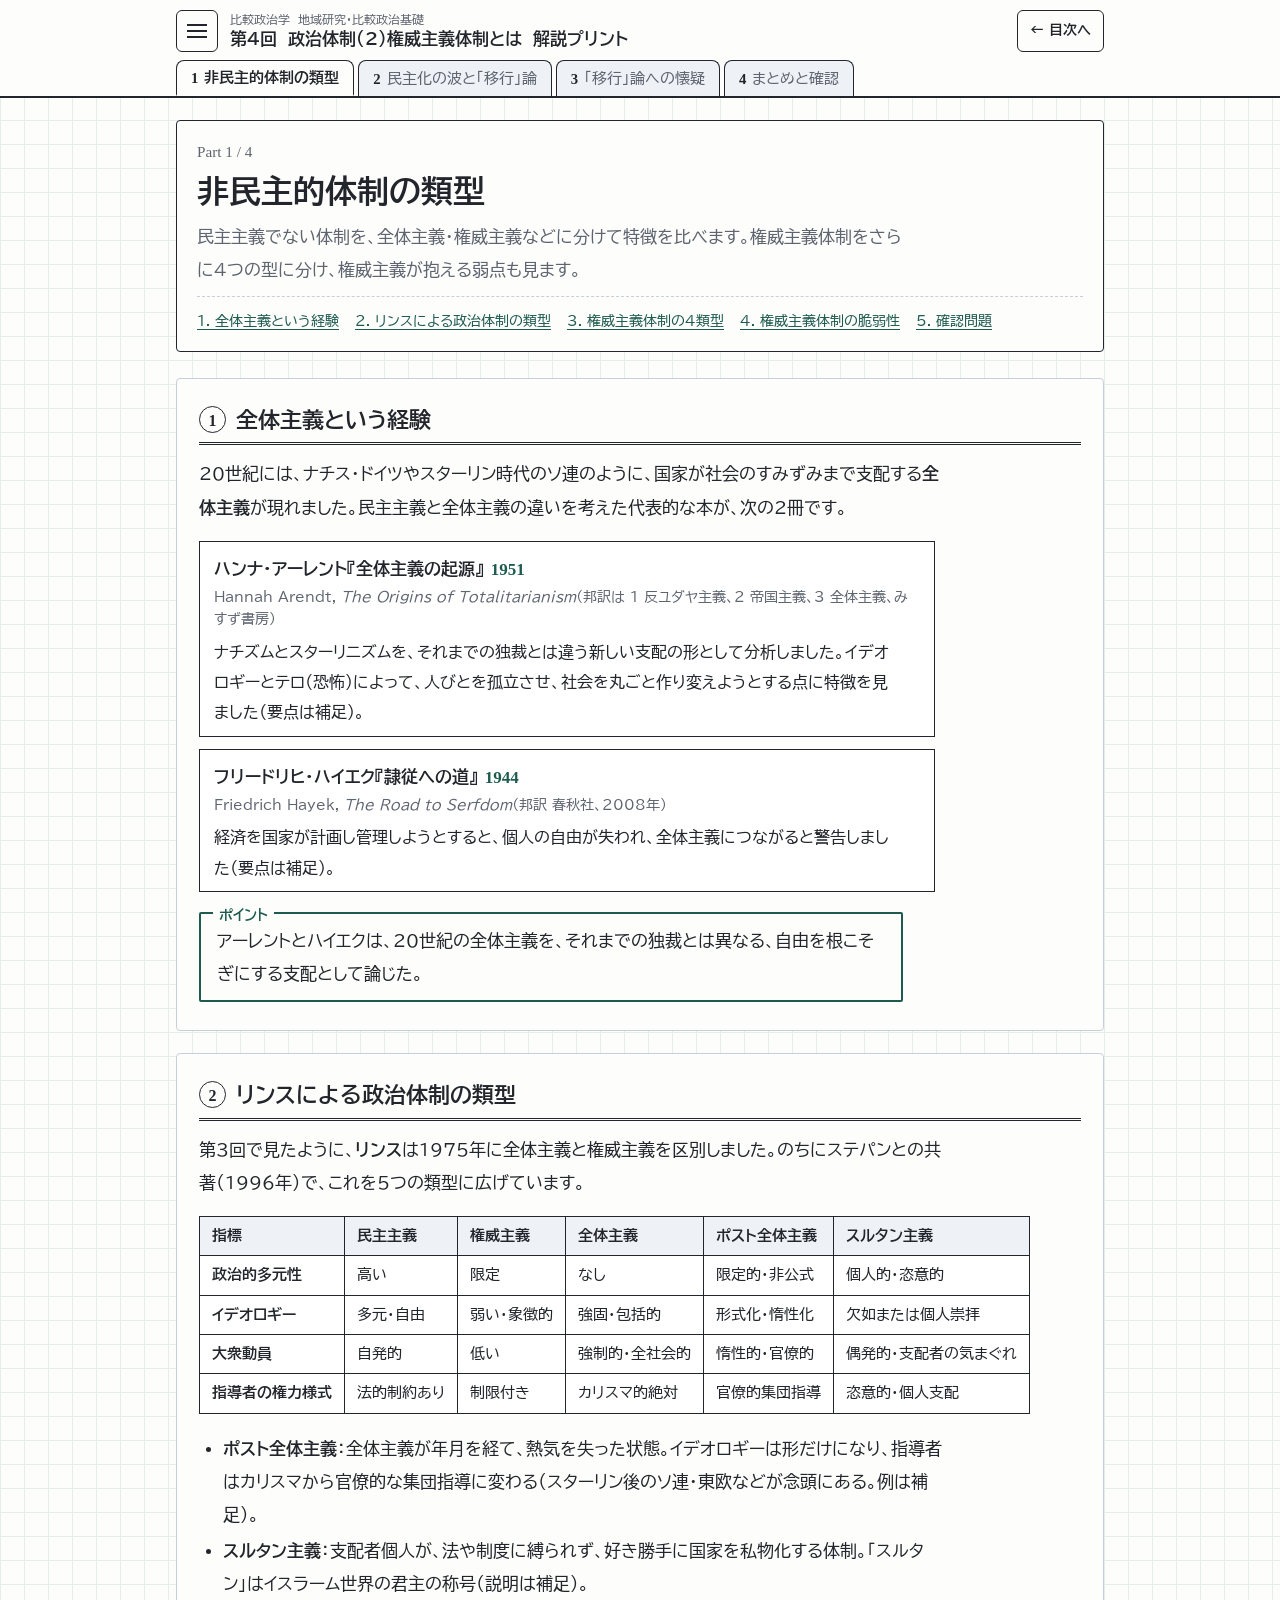
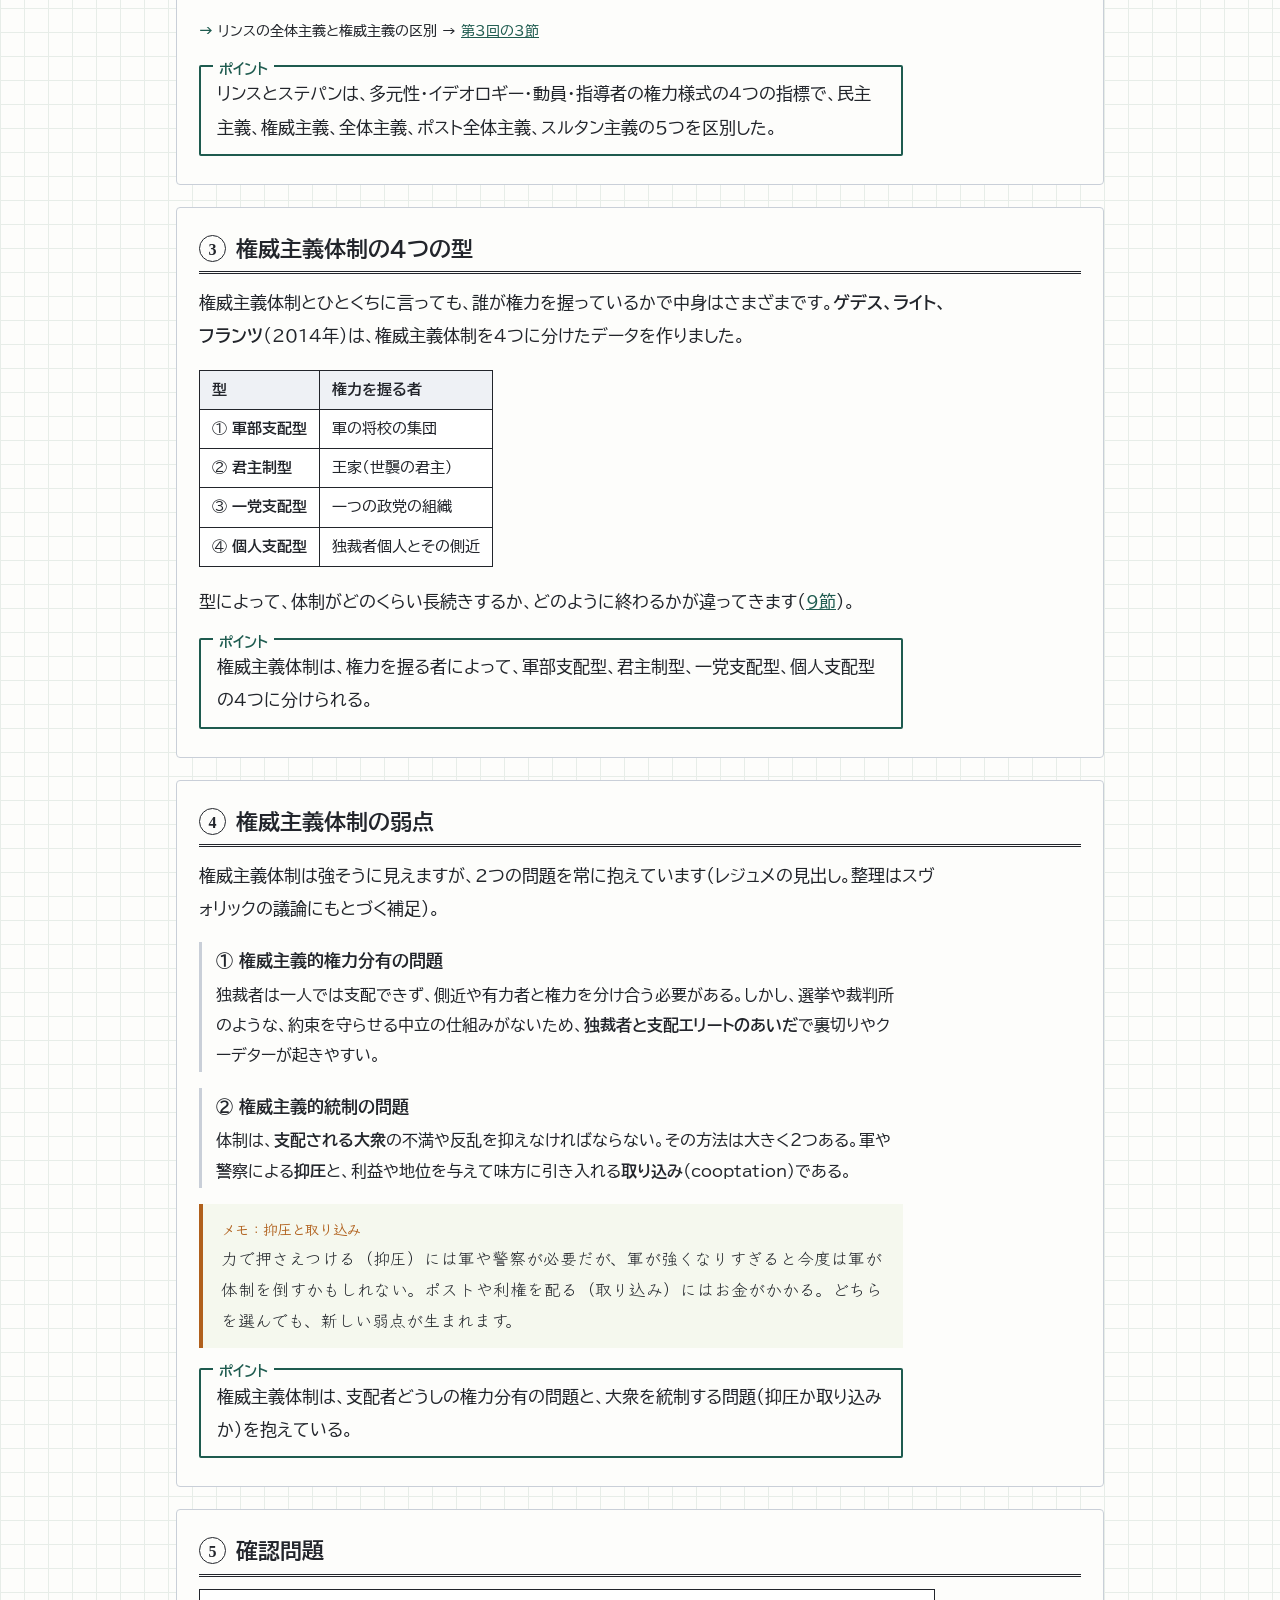
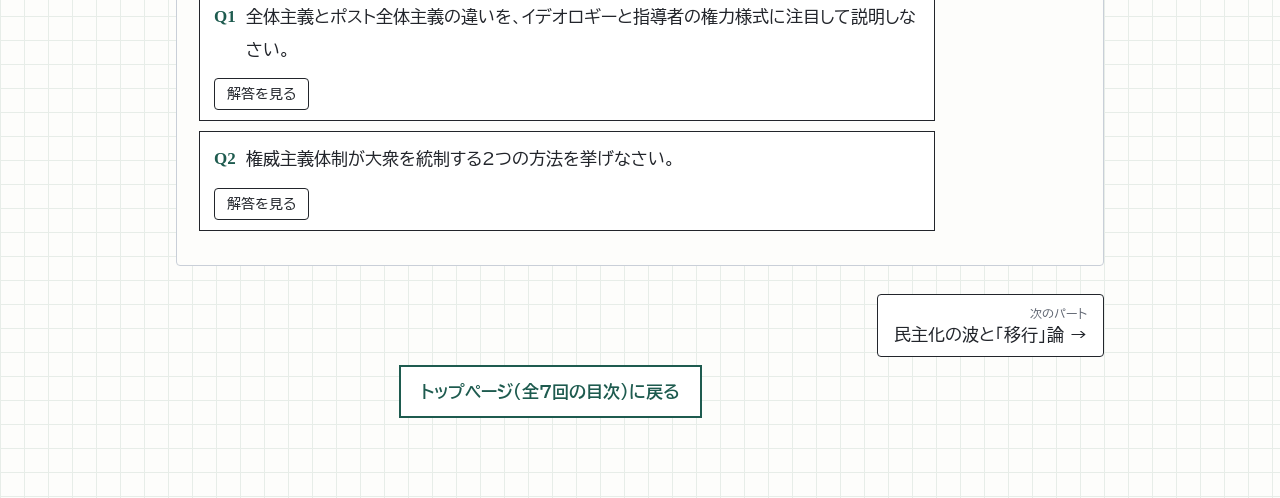
<file: ch04/index.html>
<!DOCTYPE html>
<html lang="ja">
<head>
<meta charset="utf-8">
<meta name="viewport" content="width=device-width, initial-scale=1">
<title>第4回 政治体制（2）権威主義体制とは｜比較政治学</title>
<link rel="preconnect" href="https://fonts.googleapis.com">
<link rel="preconnect" href="https://fonts.gstatic.com" crossorigin>
<link href="https://fonts.googleapis.com/css2?family=BIZ+UDPGothic:wght@400;700&family=Klee+One:wght@400;600&display=swap" rel="stylesheet">
<style>
/* hikakuseiji の配色：lily（青・朱・黄）と区別するため、深緑・琥珀・若草に変更 */
/* 設計: 方眼紙に書いた講義プリント。黒インクの本文、青ペンの強調、朱ペンの書き込み、黄色の蛍光ペン。上部に固定ヘッダーとパートのタブ、左からメニューが出る */
:root{
  --paper:#fdfdfb;
  --grid:#e7ede8;
  --ink:#22252b;
  --sub:#5e6470;
  --line:#c9cfd8;
  --blue:#1e5b4f;
  --red:#b0601c;
  --teal:#3d6a94;
  --marker:#cce6b8;
  --note:#f5f8ee;
  --font-body:"BIZ UDPGothic","Hiragino Kaku Gothic ProN","Yu Gothic",Meiryo,sans-serif;
  --font-hand:"Klee One","Hiragino Maru Gothic ProN","Yu Gothic",sans-serif;
  --font-math:"Times New Roman",Times,serif;
  color-scheme:light;
}
*{box-sizing:border-box}
html,body{margin:0}
body{
  background-color:var(--paper);
  background-image:linear-gradient(var(--grid) 1px,transparent 1px),linear-gradient(90deg,var(--grid) 1px,transparent 1px);
  background-size:24px 24px;
  color:var(--ink);font-family:var(--font-body);font-size:17px;line-height:1.95;
  -webkit-text-size-adjust:100%;
}
a{color:var(--blue)}
button{font:inherit;color:inherit}
:focus-visible{outline:2px solid var(--blue);outline-offset:2px}

/* ヘッダー */
.bar{position:sticky;top:0;z-index:20;background:var(--paper);border-bottom:2px solid var(--ink)}
.bar-in{max-width:960px;margin:0 auto;padding:10px 16px 0;display:flex;align-items:center;gap:12px}
.burger{width:42px;height:42px;border:1.5px solid var(--ink);background:var(--paper);border-radius:6px;display:grid;place-items:center;cursor:pointer;flex:none}
.burger span{display:block;width:20px;height:2px;background:var(--ink);box-shadow:0 -6px 0 var(--ink),0 6px 0 var(--ink)}
.course{line-height:1.35;min-width:0}
.course small{display:block;color:var(--sub);font-size:.78rem}
.course b{font-size:1.05rem}
.tabs{max-width:960px;margin:8px auto 0;padding:0 16px;display:flex;gap:4px;overflow-x:auto;scrollbar-width:none}
.tabs::-webkit-scrollbar{display:none}
.tab{flex:none;border:1.5px solid var(--ink);border-bottom:none;background:#eef1f5;border-radius:8px 8px 0 0;padding:6px 14px 5px;cursor:pointer;font-size:.92rem;line-height:1.5;color:var(--sub);position:relative;top:2px}
.tab .n{font-family:var(--font-math);font-weight:700;margin-right:6px;color:var(--ink)}
.tab[aria-selected="true"]{background:var(--paper);color:var(--ink);font-weight:700;border-bottom:2px solid var(--paper);z-index:1}

/* ドロワー */
.scrim{position:fixed;inset:0;background:rgba(20,24,32,.35);z-index:30;opacity:0;pointer-events:none;transition:opacity .2s}
.drawer{position:fixed;top:0;left:0;bottom:0;width:min(340px,86vw);background:var(--paper);z-index:31;border-right:2px solid var(--ink);transform:translateX(-102%);transition:transform .22s ease;overflow-y:auto;padding:16px 18px 40px}
body.menu-open .scrim{opacity:1;pointer-events:auto}
body.menu-open .drawer{transform:none}
.drawer-head{display:flex;justify-content:space-between;align-items:center;border-bottom:1.5px solid var(--ink);padding-bottom:8px;margin-bottom:10px}
.drawer-head b{font-size:1rem}
.close{border:1.5px solid var(--ink);background:none;border-radius:6px;width:36px;height:36px;cursor:pointer;font-size:1.2rem;line-height:1}
.drawer h4{margin:14px 0 2px;font-size:.95rem}
.drawer h4 button{background:none;border:none;padding:0;cursor:pointer;text-align:left;font-weight:700}
.drawer h4 .n{font-family:var(--font-math);margin-right:6px}
.drawer ul{list-style:none;margin:0;padding:0 0 0 12px;border-left:1.5px solid var(--line)}
.drawer li button{background:none;border:none;padding:3px 0;cursor:pointer;color:var(--sub);text-align:left;font-size:.9rem;line-height:1.5}
.drawer li button:hover{color:var(--blue)}
.drawer .cur>button{color:var(--blue)}

/* 本文 */
main{max-width:960px;margin:0 auto;padding:22px 16px 80px}
.part{display:none}
.part.on{display:block}
.part-head{background:var(--paper);border:1.5px solid var(--ink);border-radius:4px;padding:16px 20px;margin-bottom:26px}
.part-head .pn{font-family:var(--font-math);font-size:.95rem;color:var(--sub)}
.part-head h1{font-size:clamp(1.5rem,3.6vw,2rem);line-height:1.4;margin:2px 0 6px;text-wrap:balance}
.part-head p{margin:0;color:var(--sub);max-width:42em}
.toc-mini{display:flex;flex-wrap:wrap;gap:4px 16px;margin-top:10px;padding-top:10px;border-top:1px dashed var(--line);font-size:.9rem}
.toc-mini button{background:none;border:none;padding:0;cursor:pointer;color:var(--blue);text-decoration:underline;text-underline-offset:3px}

section{background:var(--paper);border:1px solid var(--line);border-radius:4px;padding:6px 22px 24px;margin-bottom:22px;scroll-margin-top:120px}
@media (max-width:560px){section{padding:4px 14px 18px}}
h2{font-size:1.4rem;line-height:1.5;margin:18px 0 12px;padding-bottom:6px;border-bottom:3px double var(--ink);text-wrap:balance}
h2 .sn{display:inline-block;min-width:1.7em;height:1.7em;line-height:1.7em;text-align:center;border:1.5px solid var(--ink);border-radius:50%;font-family:var(--font-math);font-size:1rem;margin-right:10px;vertical-align:.12em}
h3{font-size:1.1rem;margin:24px 0 6px;text-wrap:balance}
h3::before{content:"";display:inline-block;width:10px;height:10px;background:var(--blue);margin-right:8px;vertical-align:.05em}
p{margin:0 0 1em;max-width:44em}
.mk{background:linear-gradient(transparent 58%,var(--marker) 58%);font-weight:700}
.v{font-family:var(--font-math);font-style:italic;font-size:1.1em;white-space:nowrap}
.plus{color:var(--teal);font-weight:700}
.minus{color:var(--red);font-weight:700}
ul.dots,ol.steps{margin:0 0 1em;padding-left:1.4em;max-width:44em}
ul.dots li,ol.steps li{margin:3px 0}

/* 数式ボックス（教科書風に式番号を右寄せ） */
.eq{border:1.5px solid var(--ink);background:#fff;padding:12px 18px;margin:16px 0 6px;max-width:44rem;display:flex;align-items:baseline;gap:16px;flex-wrap:wrap}
.eq .f{font-family:var(--font-math);font-size:1.45rem;font-style:italic}
.eq .f sub{font-size:.65em}
.eq .no{margin-left:auto;font-size:.85rem;color:var(--sub)}
.eq-read{max-width:44rem;margin:0 0 16px;padding-left:20px;font-size:.95rem;color:var(--sub)}
.eq-read::before{content:"読み方　";color:var(--blue);font-weight:700}

/* 先生のメモ */
.memo{font-family:var(--font-hand);background:var(--note);border-left:4px solid var(--red);padding:12px 16px 12px 18px;margin:16px 0;max-width:44rem;font-size:1.05rem;line-height:1.85}
.memo .who{display:block;color:var(--red);font-weight:600;font-size:.9rem}
/* ポイント */
.point{border:2px solid var(--blue);border-radius:2px;padding:10px 16px;margin:20px 0 4px;max-width:44rem;position:relative}
.point::before{content:"ポイント";position:absolute;top:-.85em;left:12px;background:var(--paper);padding:0 6px;color:var(--blue);font-weight:700;font-size:.85rem}
.point p{margin:0}

/* 帯グラフ */
.bars{background:#fff;border:1px solid var(--line);padding:14px 16px 10px;margin:14px 0 18px;max-width:44rem}
.bars .sw{display:flex;gap:0;margin-bottom:12px;border:1.5px solid var(--ink);border-radius:6px;overflow:hidden;width:max-content}
.bars .sw button{border:none;background:#fff;padding:3px 14px;cursor:pointer;font-size:.88rem}
.bars .sw button+button{border-left:1.5px solid var(--ink)}
.bars .sw button[aria-selected="true"]{background:var(--ink);color:#fff}
.brow{display:grid;grid-template-columns:7.2em 1fr;align-items:center;gap:10px;margin:8px 0}
.brow .lab{font-size:.88rem;line-height:1.35}
.track{position:relative;height:34px}
.seg{position:absolute;top:0;bottom:0;display:flex;align-items:center;justify-content:center;font-size:.8rem;border:1.5px solid var(--ink);white-space:nowrap;overflow:hidden;font-variant-numeric:tabular-nums}
.seg.y{background:#d9ebe2}
.seg.c{background:#f3f4f6}.seg.i{background:#e7eaee}.seg.g{background:#d9dde3}
.seg.gap-p{background:repeating-linear-gradient(45deg,#dde6f0,#dde6f0 5px,#fff 5px,#fff 10px);color:var(--teal);font-weight:700;border-color:var(--teal);border-style:dashed}
.seg.gap-m{background:repeating-linear-gradient(45deg,#f5e5d3,#f5e5d3 5px,#fff 5px,#fff 10px);color:var(--red);font-weight:700;border-color:var(--red);border-style:dashed}
.seg.b{background:#e7eaee}.seg.ri{background:#e3efd6}.seg.nx{background:#dde6f0}
.seg-lab{position:absolute;top:0;bottom:0;display:flex;align-items:center;font-size:.85rem;white-space:nowrap}
.bars .cap{font-size:.88rem;color:var(--sub);margin:6px 0 0}

/* 表 */
.tw{overflow-x:auto;margin:12px 0 18px}
table{border-collapse:collapse;background:#fff;font-size:.95rem;font-variant-numeric:tabular-nums}
th,td{border:1px solid var(--ink);padding:7px 12px;text-align:left;vertical-align:top;line-height:1.6}
thead th{background:#eef1f5}
td.c{text-align:center;white-space:nowrap}
td.r{text-align:right}
table.calc-t td{border:none;border-bottom:1px dotted var(--line);padding:3px 14px 3px 0}
table.calc-t tr:last-child td{border-bottom:2px solid var(--ink);font-weight:700}

/* 図 */
figure{margin:14px 0 20px}
figcaption{font-size:.85rem;color:var(--sub);margin-top:4px}
.figbox{background:#fff;border:1px solid var(--line);padding:8px;overflow-x:auto}
svg text{font-family:var(--font-body);fill:var(--ink)}
svg .m{font-family:var(--font-math);font-style:italic}

/* シミュレーター */
.sim{background:#fff;border:1.5px solid var(--ink);padding:14px;margin:16px 0;display:grid;grid-template-columns:1fr;gap:14px}
@media (min-width:860px){.sim{grid-template-columns:minmax(0,1.15fr) minmax(0,1fr)}}
.grp{margin-bottom:10px}
.grp .gl{font-size:.78rem;color:var(--sub);display:block;margin-bottom:3px}
.chips{display:flex;flex-wrap:wrap;gap:5px}
.chips button{border:1.5px solid var(--ink);background:#fff;padding:2px 10px;border-radius:4px;cursor:pointer;font-size:.85rem;line-height:1.6}
.chips button[aria-pressed="true"]{background:var(--ink);color:#fff}
.explain{border-top:1px dashed var(--line);padding-top:10px;margin-top:6px}
.explain .t{font-weight:700;margin:0}
.explain .x{font-size:.95rem;margin:4px 0}
.explain .f{font-size:.8rem;color:var(--sub);margin:0}
.meter{display:grid;grid-template-columns:repeat(3,1fr);border:1.5px solid var(--ink);margin:10px 0}
.meter div{padding:6px 8px;text-align:center}
.meter div+div{border-left:1px solid var(--ink)}
.meter small{display:block;font-size:.75rem;color:var(--sub);line-height:1.3}
.meter strong{font-size:1.3rem;font-family:var(--font-math);font-variant-numeric:tabular-nums}
.sl{display:grid;grid-template-columns:7.4em 1fr 3.6em;gap:8px;align-items:center;font-size:.88rem}
.sl input{width:100%;accent-color:var(--blue)}
.sl output{text-align:right;font-family:var(--font-math);font-variant-numeric:tabular-nums}
.sm{font-size:.8rem;color:var(--sub);margin:6px 0 0}

/* 内部タブ（ケース別） */
.itabs{display:flex;gap:0;border-bottom:1.5px solid var(--ink);margin:14px 0 0;overflow-x:auto}
.itabs button{border:none;background:none;padding:6px 14px;cursor:pointer;color:var(--sub);border-bottom:3px solid transparent;margin-bottom:-1.5px;white-space:nowrap}
.itabs button[aria-selected="true"]{color:var(--ink);font-weight:700;border-bottom-color:var(--blue)}
.ipanel{padding:12px 0 0}
.ipanel[hidden]{display:none}
.case{border-left:3px solid var(--line);padding:2px 0 2px 14px;margin:0 0 16px;max-width:44rem}
.case b{display:block}
.case p b{display:inline}
.case .res{font-size:.9rem;margin:2px 0}
.case p{margin:2px 0 0;font-size:.97rem}

/* 手順 */
.flow{display:grid;grid-template-columns:1fr;gap:8px;max-width:44rem;margin:12px 0 16px;counter-reset:f}
@media (min-width:700px){.flow{grid-template-columns:repeat(3,1fr)}}
.flow div{border:1.5px solid var(--ink);background:#fff;padding:10px 12px;font-size:.93rem;line-height:1.7;counter-increment:f}
.flow div::before{content:"手順" counter(f);display:block;font-weight:700;color:var(--blue);font-size:.82rem}

/* 計算機 */
.calc{background:#fff;border:1.5px solid var(--ink);padding:14px 16px;margin:14px 0;max-width:44rem}
.calc .out{font-size:.98rem;margin-top:10px}
.calc .chk{color:var(--sub);font-size:.88rem}

/* 確認問題 */
.q{border:1px solid var(--ink);background:#fff;margin:10px 0;max-width:46rem}
.q .qq{padding:10px 14px;display:flex;gap:10px}
.q .qn{font-family:var(--font-math);font-weight:700;color:var(--blue)}
.q button.show{margin:0 14px 10px;border:1.5px solid var(--ink);background:#fff;border-radius:4px;padding:2px 12px;cursor:pointer;font-size:.85rem}
.q .ans{border-top:1px dashed var(--line);padding:8px 14px 10px;font-family:var(--font-hand);font-size:1.05rem;background:var(--note)}
.q .ans[hidden]{display:none}
.q .ans::before{content:"解答　";color:var(--red);font-weight:600}

/* 前後ナビ */
.pager{display:flex;justify-content:space-between;gap:10px;margin-top:28px;flex-wrap:wrap}
.pager button{border:1.5px solid var(--ink);background:#fff;padding:10px 16px;cursor:pointer;border-radius:4px;text-align:left;line-height:1.4;max-width:48%}
.pager button small{display:block;color:var(--sub);font-size:.78rem}
.pager .next{margin-left:auto;text-align:right}
.src{font-size:.82rem;color:var(--sub);margin-top:30px;border-top:1px solid var(--line);padding-top:10px}

/* キャラクター */
.talk{display:flex;align-items:flex-end;gap:12px;margin:14px 0 18px;max-width:44rem}
.talk img{width:118px;height:auto;flex:none}
.talk .bubble{position:relative;background:#fff;border:2px solid var(--ink);border-radius:14px;padding:10px 16px;font-family:var(--font-hand);font-size:1.08rem;line-height:1.75;margin-bottom:30px}
.talk .bubble::before{content:"";position:absolute;left:-12px;bottom:16px;border:6px solid transparent;border-right:8px solid var(--ink)}
.talk .bubble::after{content:"";position:absolute;left:-8px;bottom:17px;border:5px solid transparent;border-right:7px solid #fff}
.talk.r{flex-direction:row-reverse;margin-left:auto}
.talk.r .bubble::before{left:auto;right:-12px;border-right-color:transparent;border-left:8px solid var(--ink)}
.talk.r .bubble::after{left:auto;right:-8px;border-right-color:transparent;border-left:7px solid #fff}
.part-head{display:flex;gap:16px;align-items:flex-end}
.part-head .ph-main{flex:1;min-width:0}
.part-head .ph-fig{flex:none;width:150px;text-align:center;margin:-6px 0 -16px}
.part-head .ph-say{font-family:var(--font-hand);font-size:.88rem;line-height:1.5;background:#fff;border:1.5px solid var(--ink);border-radius:10px;padding:5px 8px;margin-bottom:6px;text-align:left;position:relative}
.part-head .ph-say::after{content:"";position:absolute;left:50%;bottom:-7px;width:10px;height:10px;background:#fff;border-right:1.5px solid var(--ink);border-bottom:1.5px solid var(--ink);transform:translateX(-50%) rotate(45deg)}
.part-head .ph-fig img{width:100%;height:auto;display:block}
@media (max-width:560px){.talk img{width:86px}.part-head .ph-fig{width:96px}.talk .bubble{font-size:1rem}}
.memo.withfig{display:flex;gap:14px;align-items:center}
.memo.withfig img{width:104px;height:auto;flex:none}
@media (max-width:560px){.memo.withfig img{width:78px}}

/* 課題パート */
.dl{margin:10px 0 16px}
.dlbtn{display:inline-flex;align-items:center;gap:12px;border:2px solid var(--ink);background:#fff;color:var(--ink);text-decoration:none;padding:8px 16px 8px 10px;border-radius:6px;line-height:1.4;box-shadow:3px 3px 0 var(--ink)}
.dlbtn:hover{background:#eaf3ee}
.dlbtn:active{transform:translate(2px,2px);box-shadow:1px 1px 0 var(--ink)}
.dlbtn .dlico{width:34px;height:40px;background:#1e5b4f;color:#fff;font-weight:700;display:grid;place-items:center;border-radius:3px;font-family:var(--font-math);font-size:1.2rem}
.dlbtn b{display:block}
.dlbtn small{display:block;color:var(--sub);font-size:.8rem}

.xref{font-size:.9rem;margin:6px 0 12px;max-width:44em}
.xref::before{content:"→ ";color:var(--blue);font-weight:700}
.xref a,.dots a{color:var(--blue);cursor:pointer}
.kq{border:2px solid var(--ink);background:#fff;padding:12px 16px;margin:12px 0 14px;max-width:46rem}
.kq .lab{display:inline-block;background:var(--ink);color:#fff;font-size:.8rem;padding:0 8px;border-radius:3px;margin-bottom:4px}
.kq p{margin:4px 0}
.memo.hint{border-left-color:var(--blue)}
.memo.hint .who{color:var(--blue)}
.locked{display:none;border:1.5px dashed var(--line);color:var(--sub);padding:8px 14px;max-width:44rem;font-size:.92rem;background:#fff}
body.ans-off .locked{display:block}
body.ans-off .sol{display:none}
.solbtn{border:1.5px solid var(--ink);background:var(--ink);color:#fff;border-radius:4px;padding:6px 16px;cursor:pointer;margin:6px 0 10px}
.solbtn[aria-expanded="true"]{background:#fff;color:var(--ink)}
.step{border-top:1px dashed var(--line);padding-top:6px;margin-top:10px}
h3.stp::before{display:none}
h3.stp .st{display:inline-block;font-size:.8rem;background:var(--blue);color:#fff;padding:0 9px;border-radius:3px;margin-right:8px;vertical-align:.12em}
.ansSwitch{display:flex;flex-wrap:wrap;align-items:center;gap:6px 16px;border:2px solid var(--ink);background:#fff;padding:10px 14px;margin:14px 0 16px;max-width:46rem}
.sw-l{display:flex;align-items:center;gap:10px;cursor:pointer;font-weight:700}
.sw-l input{position:absolute;opacity:0;width:1px;height:1px}
.sw-ui{width:46px;height:26px;border-radius:13px;background:#c9cfd8;position:relative;flex:none;transition:background .15s}
.sw-ui::after{content:"";position:absolute;top:3px;left:3px;width:20px;height:20px;border-radius:50%;background:#fff;box-shadow:0 1px 2px rgba(0,0,0,.3);transition:left .15s}
.sw-l input:checked+.sw-ui{background:var(--teal)}
.sw-l input:checked+.sw-ui::after{left:23px}
.sw-l input:focus-visible+.sw-ui{outline:2px solid var(--blue);outline-offset:2px}
.sw-note{font-size:.88rem;color:var(--sub)}
.gwrap{background:#fff;border:1.5px solid var(--ink);padding:12px;margin:14px 0 6px;max-width:46rem}
.gsw{display:flex;border:1.5px solid var(--ink);border-radius:6px;overflow:hidden;width:max-content;max-width:100%;margin-bottom:8px;flex-wrap:wrap}
.gsw button{border:none;background:#fff;padding:3px 14px;cursor:pointer;font-size:.88rem}
.gsw button+button{border-left:1.5px solid var(--ink)}
.gsw button[aria-pressed="true"]{background:var(--ink);color:#fff}
.gwrap svg{width:100%;max-width:560px;height:auto;display:block}
.gcap{font-size:.88rem;color:var(--sub);margin:6px 0 0}
.howto{font-size:.93rem;max-width:44rem;margin:6px 0 16px;padding-left:1.3em}
.trap{border:2px dashed var(--red);padding:10px 16px;margin:16px 0;max-width:44rem;background:#fff}
.trap b{color:var(--red)}
.point.ketsu::before{content:"結論"}
.answer{border:1.5px solid var(--ink);background:#fff;padding:14px 18px 6px;margin:20px 0 16px;max-width:46rem;position:relative}
.answer::before{content:"答案の書き方の例";position:absolute;top:-.8em;left:12px;background:var(--ink);color:#fff;font-size:.8rem;padding:0 8px;border-radius:3px}
.answer p{font-size:.97rem}
.num{background:#fff;border:1px solid var(--line);padding:10px 16px;margin:14px 0;max-width:44rem}
.num .h{font-size:.82rem;color:var(--sub);display:block}
#kadai .brow{grid-template-columns:5.5em 1fr}
#kadai .seg.g{background:#e3efd6}
@media (prefers-reduced-motion: reduce){*{transition:none!important}}

/* 数式（分数・Σ/Π/∫ の上下添字）— 全章共通 */
.mx{font-family:var(--font-math);display:inline-flex;align-items:center;gap:.12em;vertical-align:middle;white-space:nowrap;font-size:1.08em}
.mx i{font-style:italic}
.frac{display:inline-flex;flex-direction:column;align-items:center;vertical-align:middle;margin:0 .12em;line-height:1.25}
.frac>span:first-child{border-bottom:1px solid currentColor;padding:0 .25em}
.frac>span:last-child{padding:0 .25em}
.bop{display:inline-flex;flex-direction:column;align-items:center;vertical-align:middle;line-height:1;margin:0 .12em}
.bop .s{font-size:1.7em;line-height:1}
.bop small{font-size:.62em;line-height:1.1}
.eq .mx{font-size:1.25rem}
.eq.mxeq .f{font-style:normal}
.mxblock{display:block;overflow-x:auto;padding:4px 0}

/* ===== hikakuseiji：回共通の部品（第1・2回で本文に書いていたものを共通化） ===== */
.tl{border-left:3px solid var(--ink);margin:14px 0 20px 6px;padding:0 0 0 18px;max-width:46rem}
.tl li{list-style:none;position:relative;margin:0 0 10px;line-height:1.7}
.tl li::before{content:"";position:absolute;left:-25px;top:.55em;width:11px;height:11px;background:var(--paper);border:2.5px solid var(--blue);border-radius:50%}
.tl li.jp::before{border-color:var(--red)}
.tl .y{font-family:var(--font-math);font-weight:700;color:var(--blue);margin-right:.6em}
.tl li.jp .y{color:var(--red)}
.tl .tag{font-size:.75rem;border:1px solid currentColor;padding:0 5px;margin-left:.4em;color:var(--sub);white-space:nowrap}
.bk{border:1.5px solid var(--ink);background:#fff;padding:10px 14px 8px;margin:12px 0;max-width:46rem}
.bk .who{font-weight:700}
.bk .yr{font-family:var(--font-math);font-weight:700;color:var(--blue);margin-left:.4em}
.bk .ti{display:block;font-size:.88rem;color:var(--sub);line-height:1.6}
.bk p{margin:6px 0 0;font-size:.97rem}
.legend{font-size:.85rem;color:var(--sub);margin:4px 0 0}
.legend span{display:inline-block;margin-right:14px}
.legend i{display:inline-block;width:10px;height:10px;border-radius:50%;border:2.5px solid var(--blue);margin-right:5px;vertical-align:-1px}
.legend i.jp{border-color:var(--red)}
.vv{display:grid;grid-template-columns:1fr auto 1fr;gap:10px;align-items:center;max-width:44rem;margin:14px 0 18px}
.vv div{border:1.5px solid var(--ink);background:#fff;padding:10px 12px;text-align:center;line-height:1.6}
.vv div small{display:block;color:var(--sub);font-size:.8rem}
.vv .ar{border:none;background:none;font-size:1.6rem;color:var(--blue);padding:0}
.ref{border-left:3px solid var(--red);background:#fff;padding:8px 14px;margin:12px 0;max-width:46rem;font-size:.95rem}
.ref .h{display:block;font-size:.8rem;color:var(--red);font-weight:700}
/* トップページ（目次）に戻るボタン */
.home{margin-left:auto;flex:none;border:1.5px solid var(--ink);border-radius:6px;padding:6px 12px;font-size:.88rem;font-weight:700;color:var(--ink);text-decoration:none;background:var(--paper);white-space:nowrap}
.home:hover{background:var(--blue);border-color:var(--blue);color:#fff}
.home-foot{text-align:center;margin:8px 0 0}
.home-foot a{display:inline-block;border:2px solid var(--blue);color:var(--blue);font-weight:700;text-decoration:none;padding:8px 20px;background:#fff}
.home-foot a:hover{background:var(--blue);color:#fff}
@media (max-width:560px){.home{padding:5px 8px;font-size:.8rem}}
</style>
</head>
<body>

<div class="scrim" id="scrim"></div>
<nav class="drawer" id="drawer" aria-label="全体の目次" aria-hidden="true">
  <div class="drawer-head"><b>目次</b><button class="close" id="closeBtn" aria-label="目次を閉じる">×</button></div>
  <div id="drawerList"></div>
</nav>

<header class="bar">
  <div class="bar-in">
    <button class="burger" id="menuBtn" aria-label="目次を開く" aria-controls="drawer" aria-expanded="false"><span></span></button>
    <div class="course"><small>比較政治学　地域研究・比較政治基礎</small><b>第4回　政治体制（2）権威主義体制とは　解説プリント</b></div>
    <a class="home" href="../">← 目次へ</a>
  </div>
  <div class="tabs" role="tablist" aria-label="パート" id="tabs"></div>
</header>

<main>
<style>
/* 第4回：政治体制の分類フローチャート */
.fc{border:1.5px solid var(--ink);background:#fff;padding:14px 16px;max-width:46rem;margin:14px 0 8px}
.fc .qline{font-weight:700;margin:0 0 4px}
.fc .qnum{display:inline-block;font-family:var(--font-math);color:#fff;background:var(--blue);border-radius:50%;width:1.6em;height:1.6em;line-height:1.6em;text-align:center;margin-right:8px;font-size:.9rem}
.fc .hint{font-size:.88rem;color:var(--sub);margin:0 0 10px}
.fc .btns button{border:1.5px solid var(--ink);background:#fff;padding:4px 18px;margin-right:8px;cursor:pointer;font-size:.95rem}
.fc .btns button:hover{background:var(--grid)}
.fc .path{font-size:.85rem;color:var(--sub);margin:10px 0 0}
.fc .res{border-top:1px dashed var(--line);margin-top:10px;padding-top:10px}
.fc .res b{font-size:1.15rem;color:var(--blue)}
.fc .res .grp{display:inline-block;font-size:.8rem;border:1px solid var(--red);color:var(--red);padding:0 6px;margin-left:8px}
.fc .reset{margin-top:8px;border:none;background:none;color:var(--blue);text-decoration:underline;cursor:pointer;padding:0;font-size:.9rem}
</style>

<!-- ===================== パート1 ===================== -->
<div class="part" id="ruikei" data-title="非民主的体制の類型" data-desc="民主主義でない体制を、全体主義・権威主義などに分けて特徴を比べます。権威主義体制をさらに4つの型に分け、権威主義が抱える弱点も見ます。">

<section id="s1" data-t="全体主義という経験">
<h2><span class="sn">1</span>全体主義という経験</h2>
<p>20世紀には、ナチス・ドイツやスターリン時代のソ連のように、国家が社会のすみずみまで支配する<b>全体主義</b>が現れました。民主主義と全体主義の違いを考えた代表的な本が、次の2冊です。</p>
<div class="bk"><span class="who">ハンナ・アーレント『全体主義の起源』</span><span class="yr">1951</span><span class="ti">Hannah Arendt, <i>The Origins of Totalitarianism</i>（邦訳は 1 反ユダヤ主義、2 帝国主義、3 全体主義、みすず書房）</span><p>ナチズムとスターリニズムを、それまでの独裁とは違う新しい支配の形として分析しました。イデオロギーとテロ（恐怖）によって、人びとを孤立させ、社会を丸ごと作り変えようとする点に特徴を見ました（要点は補足）。</p></div>
<div class="bk"><span class="who">フリードリヒ・ハイエク『隷従への道』</span><span class="yr">1944</span><span class="ti">Friedrich Hayek, <i>The Road to Serfdom</i>（邦訳 春秋社、2008年）</span><p>経済を国家が計画し管理しようとすると、個人の自由が失われ、全体主義につながると警告しました（要点は補足）。</p></div>
<div class="point"><p>アーレントとハイエクは、20世紀の全体主義を、それまでの独裁とは異なる、自由を根こそぎにする支配として論じた。</p></div>
</section>

<section id="s2" data-t="リンスによる政治体制の類型">
<h2><span class="sn">2</span>リンスによる政治体制の類型</h2>
<p>第3回で見たように、<b>リンス</b>は1975年に全体主義と権威主義を区別しました。のちにステパンとの共著（1996年）で、これを5つの類型に広げています。</p>
<div class="tw"><table>
<thead><tr><th>指標</th><th>民主主義</th><th>権威主義</th><th>全体主義</th><th>ポスト全体主義</th><th>スルタン主義</th></tr></thead>
<tbody>
<tr><td><b>政治的多元性</b></td><td>高い</td><td>限定</td><td>なし</td><td>限定的・非公式</td><td>個人的・恣意的</td></tr>
<tr><td><b>イデオロギー</b></td><td>多元・自由</td><td>弱い・象徴的</td><td>強固・包括的</td><td>形式化・惰性化</td><td>欠如または個人崇拝</td></tr>
<tr><td><b>大衆動員</b></td><td>自発的</td><td>低い</td><td>強制的・全社会的</td><td>惰性的・官僚的</td><td>偶発的・支配者の気まぐれ</td></tr>
<tr><td><b>指導者の権力様式</b></td><td>法的制約あり</td><td>制限付き</td><td>カリスマ的絶対</td><td>官僚的集団指導</td><td>恣意的・個人支配</td></tr>
</tbody></table></div>
<ul class="dots">
<li><b>ポスト全体主義</b>：全体主義が年月を経て、熱気を失った状態。イデオロギーは形だけになり、指導者はカリスマから官僚的な集団指導に変わる（スターリン後のソ連・東欧などが念頭にある。例は補足）。</li>
<li><b>スルタン主義</b>：支配者個人が、法や制度に縛られず、好き勝手に国家を私物化する体制。「スルタン」はイスラーム世界の君主の称号（説明は補足）。</li>
</ul>
<p class="xref">リンスの全体主義と権威主義の区別 → <a href="../ch03/#mondai">第3回の3節</a></p>
<div class="point"><p>リンスとステパンは、多元性・イデオロギー・動員・指導者の権力様式の4つの指標で、民主主義、権威主義、全体主義、ポスト全体主義、スルタン主義の5つを区別した。</p></div>
</section>

<section id="s3" data-t="権威主義体制の4類型">
<h2><span class="sn">3</span>権威主義体制の4つの型</h2>
<p>権威主義体制とひとくちに言っても、誰が権力を握っているかで中身はさまざまです。<b>ゲデス、ライト、フランツ</b>（2014年）は、権威主義体制を4つに分けたデータを作りました。</p>
<div class="tw"><table>
<thead><tr><th>型</th><th>権力を握る者</th></tr></thead>
<tbody>
<tr><td>① <b>軍部支配型</b></td><td>軍の将校の集団</td></tr>
<tr><td>② <b>君主制型</b></td><td>王家（世襲の君主）</td></tr>
<tr><td>③ <b>一党支配型</b></td><td>一つの政党の組織</td></tr>
<tr><td>④ <b>個人支配型</b></td><td>独裁者個人とその側近</td></tr>
</tbody></table></div>
<p>型によって、体制がどのくらい長続きするか、どのように終わるかが違ってきます（<a href="#s9" data-goto="s9">9節</a>）。</p>
<div class="point"><p>権威主義体制は、権力を握る者によって、軍部支配型、君主制型、一党支配型、個人支配型の4つに分けられる。</p></div>
</section>

<section id="s4" data-t="権威主義体制の脆弱性">
<h2><span class="sn">4</span>権威主義体制の弱点</h2>
<p>権威主義体制は強そうに見えますが、2つの問題を常に抱えています（レジュメの見出し。整理はスヴォリックの議論にもとづく補足）。</p>
<div class="case"><b>① 権威主義的権力分有の問題</b><p>独裁者は一人では支配できず、側近や有力者と権力を分け合う必要がある。しかし、選挙や裁判所のような、約束を守らせる中立の仕組みがないため、<b>独裁者と支配エリートのあいだ</b>で裏切りやクーデターが起きやすい。</p></div>
<div class="case"><b>② 権威主義的統制の問題</b><p>体制は、<b>支配される大衆</b>の不満や反乱を抑えなければならない。その方法は大きく2つある。軍や警察による<b>抑圧</b>と、利益や地位を与えて味方に引き入れる<b>取り込み</b>（cooptation）である。</p></div>
<div class="memo"><span class="who">メモ：抑圧と取り込み</span>力で押さえつける（抑圧）には軍や警察が必要だが、軍が強くなりすぎると今度は軍が体制を倒すかもしれない。ポストや利権を配る（取り込み）にはお金がかかる。どちらを選んでも、新しい弱点が生まれます。</div>
<div class="point"><p>権威主義体制は、支配者どうしの権力分有の問題と、大衆を統制する問題（抑圧か取り込みか）を抱えている。</p></div>
</section>

<section id="s5" data-t="確認問題">
<h2><span class="sn">5</span>確認問題</h2>
<div class="q"><div class="qq"><span class="qn">Q1</span><span>全体主義とポスト全体主義の違いを、イデオロギーと指導者の権力様式に注目して説明しなさい。</span></div><button class="show" type="button">解答を見る</button><div class="ans" hidden>全体主義ではイデオロギーが強固・包括的で、指導者はカリスマ的で絶対的な権力をもつ。ポスト全体主義ではイデオロギーは形式化・惰性化し、指導者の権力は官僚的な集団指導になる。</div></div>
<div class="q"><div class="qq"><span class="qn">Q2</span><span>権威主義体制が大衆を統制する2つの方法を挙げなさい。</span></div><button class="show" type="button">解答を見る</button><div class="ans" hidden>軍や警察などによる抑圧と、利益や地位を与えて味方に引き入れる取り込み（cooptation）。</div></div>
</section>
</div>

<!-- ===================== パート2 ===================== -->
<div class="part" id="ikou" data-title="民主化の波と「移行」論" data-desc="ハンティントンの「民主化の3つの波」を見たうえで、権威主義から民主主義への「移行」を分析した研究の特徴を押さえます。">

<section id="s6" data-t="民主化の第三の波">
<h2><span class="sn">6</span>民主化の「第三の波」</h2>
<p>1970年代半ばから、非民主主義体制から民主主義体制への「移行」が世界中で起き、民主化の将来を楽観する見方が広がりました。その代表が、第1回でも登場した<b>ハンティントン</b>です。</p>
<div class="bk"><span class="who">ハンティントン『第三の波』（仮の題）</span><span class="yr">1991</span><span class="ti">Samuel P. Huntington, <i>The Third Wave: Democratization in the Late Twentieth Century</i></span><p>民主化は、波のように押し寄せては引き返す（逆流する）ことをくり返してきたと論じ、1970年代半ばからの民主化を「第三の波」と名づけました。</p></div>
<div class="gwrap">
  <div class="gsw" role="group" aria-label="民主化の波の切り替え"><button type="button" data-g="wave" data-s="0" aria-pressed="false">第1の波</button><button type="button" data-g="wave" data-s="1" aria-pressed="false">第2の波</button><button type="button" data-g="wave" data-s="2" aria-pressed="false">第3の波</button><button type="button" data-g="wave" data-s="3" aria-pressed="true">全体</button></div>
  <svg id="gWave" viewBox="0 0 640 260" role="img" aria-label="民主化の3つの波の模式図"></svg>
  <p class="gcap" id="gWave-cap"></p>
</div>
<div class="tw"><table>
<thead><tr><th>波</th><th>時期</th><th>内容</th><th>逆流期</th></tr></thead>
<tbody>
<tr><td><b>第1の波</b></td><td>1828–1926</td><td>アメリカ独立以降の選挙民主主義の拡大（英・仏・米など）</td><td>1920〜30年代のファシズム・軍事独裁</td></tr>
<tr><td><b>第2の波</b></td><td>1943–1962</td><td>第二次大戦後の連合国占領下の改革、脱植民地化による民主化</td><td>1960〜70年代の権威主義への回帰（軍事政権・開発独裁）</td></tr>
<tr><td><b>第3の波</b></td><td>1974–1990年代</td><td>ポルトガル革命を起点に、南欧・ラテンアメリカ・東アジア・東欧・旧ソ連圏へ民主化が拡大</td><td>1990年代後半以降の部分的な逆流</td></tr>
</tbody></table></div>
<p class="legend">図は波の時期を示す模式図で、高さは実際の国の数ではありません。</p>
<div class="point"><p>ハンティントンは、民主化が3つの波と逆流をくり返してきたとし、1974年のポルトガル革命から始まる民主化を「第三の波」と呼んだ。</p></div>
</section>

<section id="s7" data-t="移行論の特徴">
<h2><span class="sn">7</span>民主主義への「移行」論の特徴</h2>
<p>第三の波を受けて、民主化の過程を分析する「<b>移行論</b>」が盛んになりました。レジュメは2つの特徴を挙げています。</p>
<div class="case"><b>特徴① 政治的アクターの選択に着目し、一般法則を探す</b><p>近代化論（第1回）が経済発展などの社会経済的な<b>構造の条件</b>を重んじたのに対し、移行論は、政治家や軍、反体制派などの<b>アクターの選択・対立・交渉・妥協</b>に注目して民主化の過程を分析しました。</p></div>
<div class="tw"><table>
<thead><tr><th>研究</th><th>要点</th></tr></thead>
<tbody>
<tr><td>ラストウ「民主主義への移行」（1970）</td><td>民主化を、条件がそろえば自然に起きるものでなく、対立するアクターどうしが妥協にいたる過程として捉えた（要点は補足）</td></tr>
<tr><td>オドネル、シュミッター『権威主義支配からの移行』（1986、仮の題）</td><td>体制内の強硬派と穏健派、反体制派の穏健派と急進派の駆け引きと、協定（パクト）による移行を描いた（要点は補足）</td></tr>
<tr><td>プシェヴォルスキ『民主主義と市場』（1991、仮の題）</td><td>東欧とラテンアメリカの政治・経済改革を、<b>繰り返しゲーム</b>の理論を使って分析した</td></tr>
</tbody></table></div>
<div class="case"><b>特徴② 民主主義の「手続き的」（最小限）定義を使う</b><p>多くの移行論は、シュンペーター型の定義、つまり「競争的な選挙が行われているか」を民主化の目安にしました。</p></div>
<p class="xref">数理モデル・ゲーム理論 → <a href="../ch02/#kihon">第2回の4節</a>　／　最小限主義的定義 → <a href="../ch03/#sokutei">第3回の10節</a></p>
<div class="point"><p>移行論は、構造よりもアクターの選択・交渉・妥協に注目して民主化の一般法則を探り、多くは民主主義の手続き的（最小限）定義を使った。</p></div>
</section>

<section id="s8" data-t="確認問題">
<h2><span class="sn">8</span>確認問題</h2>
<div class="q"><div class="qq"><span class="qn">Q1</span><span>第三の波は、いつ、どこで始まり、どの地域に広がったか。</span></div><button class="show" type="button">解答を見る</button><div class="ans" hidden>1974年のポルトガル革命を起点に始まり、南欧、ラテンアメリカ、東アジア、東欧・旧ソ連圏へと広がった。</div></div>
<div class="q"><div class="qq"><span class="qn">Q2</span><span>移行論は、近代化論とどこが違うか。</span></div><button class="show" type="button">解答を見る</button><div class="ans" hidden>近代化論は経済発展などの社会経済的な構造条件を重んじたのに対し、移行論は政治的アクターの選択・対立・交渉・妥協に注目して民主化の過程を分析した。</div></div>
</section>
</div>

<!-- ===================== パート3 ===================== -->
<div class="part" id="kaigi" data-title="「移行」論への懐疑" data-desc="民主化は思ったように進みませんでした。権威主義が続く理由、民主主義の後退、そして民主主義とも権威主義とも言い切れない「ハイブリッド体制」を見ます。">

<section id="s9" data-t="権威主義が続く理由">
<h2><span class="sn">9</span>なぜ権威主義体制は続くのか</h2>
<p>民主化への楽観とは裏腹に、多くの権威主義体制は長く続きました。レジュメは、その要因を3つの面から整理しています。</p>
<div class="case"><b>構造的要因：レンティア国家論</b><p>石油や天然ガスなどの資源収入（レント）に頼る国家は、国民から税をとらなくても財政が成り立つ。そのため国民に説明責任を負う必要が薄く、資源収入で国民を懐柔したり治安機関を強化したりできるので、体制が続きやすいのではないか、という議論です（説明は補足）。</p></div>
<div class="case"><b>制度的要因：民主主義的な制度が体制を支える？</b><p>議会や政党といった民主主義的な制度をあえて備えることで、エリートどうしの権力分有を安定させ、反対派を取り込み、かえって権威主義体制が長続きするという議論です。代表的な研究がスヴォリック『権威主義支配の政治学』（2012年、仮の題）です。</p></div>
<div class="case"><b>アクター的要因：誰が支配しているか</b><p>ゲデス（2003年）は、権威主義体制の型によって続く長さが違うことを示しました。</p></div>
<div class="gwrap">
  <svg id="gDur" viewBox="0 0 640 250" role="img" aria-label="権威主義体制の型ごとの平均存続年数"></svg>
  <p class="gcap">権威主義体制の型ごとの平均存続年数（レジュメに示されたゲデスの数値）。軍部だけの体制は短く、政党が加わった体制ほど長く続く。</p>
</div>
<p>軍部支配型が短いのは、軍の将校たちにとっては、政権を手放して兵舎に戻るという「出口」があるからだと説明されます。政党は、支持者を組織し、エリートに出世の道を用意できるため、体制を長持ちさせると考えられています（解釈は補足）。</p>
<p class="xref">権威主義の4類型 → <a href="#s3" data-goto="s3">3節</a></p>
<div class="point"><p>権威主義体制が続く要因として、構造（資源収入に頼るレンティア国家）、制度（議会や政党の存在）、アクター（誰が支配するか。政党を含む体制は長続き）が論じられている。</p></div>
</section>

<section id="s10" data-t="民主主義の定着と後退">
<h2><span class="sn">10</span>民主主義の「定着」と、民主主義の死に方</h2>
<p>選挙が一度行われても、民主主義が根づくとは限りません。民主主義が「その国で唯一のゲームのルール」として受け入れられることを<b>定着</b>と呼び、リンスとステパン（1996年）が論じました（「唯一のゲーム」の表現は補足）。</p>
<div class="bk"><span class="who">レビツキー、ジブラット『民主主義の死に方：二極化する政治が招く独裁への道』</span><span class="yr">2018</span><span class="ti">Steven Levitsky and Daniel Ziblatt, <i>How Democracies Die</i>（邦訳 新潮社、2018年）</span><p>現代の民主主義は、クーデターのような劇的な形ではなく、<b>選挙で選ばれた指導者</b>が、裁判所やメディアを少しずつ骨抜きにすることで壊れていくと論じました。民主主義を守るには、法律だけでなく、対立相手を正当な競争相手と認める「相互寛容」などの規範が大切だとしています（要点は補足）。</p></div>
<div class="point"><p>民主主義は、選挙が行われるだけでは定着しない。現代の民主主義は、選挙で選ばれた指導者によって内側から少しずつ壊されうる。</p></div>
</section>

<section id="s11" data-t="移行パラダイムの終わり">
<h2><span class="sn">11</span>「移行パラダイムの終わり」</h2>
<div class="bk"><span class="who">キャロザース「移行パラダイムの終わり」（仮の題）</span><span class="yr">2002</span><span class="ti">Thomas Carothers, "The End of the Transition Paradigm," <i>Journal of Democracy</i>, Vol.13, No.1</span><p>民主主義と権威主義の<b>中間にある体制</b>を、民主化の途中の一時的な状態とみなすべきではない、と論じました。民主化していると思われている国でも、さまざまな面を見ると、必ずしも民主的とは言えない統治が行われている例が多いからです。</p></div>
<div class="memo"><span class="who">メモ：「工事中」の看板のまま</span>移行論は、中間の体制を「民主主義へ向かう工事中の道路」と見ていた。でも実際には、「工事中」の看板を出したまま、何十年も工事が進まない道路が多かった。それはもう工事中ではなく、そういう道路として完成しているのではないか――キャロザースの指摘はこういうことです。</div>
<div class="point"><p>キャロザースは、民主主義と権威主義の中間の体制を、民主化の途中の一時的な状態と見るべきではないと論じた。</p></div>
</section>

<section id="s12" data-t="ハイブリッドな政治体制">
<h2><span class="sn">12</span>ハイブリッドな政治体制</h2>
<p>こうして、民主主義とも権威主義とも言い切れない<b>ハイブリッド体制</b>が注目されるようになりました。研究者は、「民主主義」や「権威主義」に形容詞をつけて、さまざまな名前で呼んでいます。</p>
<div class="tw"><table>
<thead><tr><th>形容詞付き民主主義体制</th><th>形容詞付き権威主義体制</th></tr></thead>
<tbody>
<tr><td>見せかけの民主主義（pseudodemocracy）<br>選挙民主主義（electoral democracy）<br>非自由民主主義（illiberal democracy）<br>委任民主主義（delegative democracy）<br>半民主主義（semi-democracy）<br>不完全民主主義（defective democracy）</td><td>競争的権威主義体制（competitive authoritarianism）<br>選挙権威主義体制（electoral authoritarianism）<br>半権威主義体制（semi-authoritarianism）<br>新しい権威主義（new authoritarianism）</td></tr>
</tbody></table></div>
<h3>5つの質問で体制を分類する</h3>
<p>レジュメには、ロスラーとハワード（2009年）の分類を紹介した金丸裕志（2019年）の流れ図が載っています。下の質問に答えていくと、どの体制に分類されるかが分かります。</p>
<div class="fc" id="fc" aria-live="polite"></div>
<div class="tw"><table>
<thead><tr><th>大きな区分</th><th>体制</th></tr></thead>
<tbody>
<tr><td rowspan="2"><b>民主主義体制</b></td><td>自由民主主義体制</td></tr>
<tr><td>選挙民主主義体制</td></tr>
<tr><td rowspan="2"><b>グレーゾーン体制</b></td><td>競争的権威主義体制</td></tr>
<tr><td>覇権政党体制</td></tr>
<tr><td rowspan="2"><b>閉鎖的権威主義体制</b></td><td>一党独裁体制</td></tr>
<tr><td>君主政・軍政・個人独裁体制</td></tr>
</tbody></table></div>
<p class="legend">レジュメの表では、中央の区分の名前が「選挙民主主義体制（グレーゾーン体制）」と書かれています。上の段の「選挙民主主義体制」と区別するため、ここでは「グレーゾーン体制」と表記しました。</p>
<h3>V-Dem による測定</h3>
<p><b>V-Dem</b>プロジェクトは、選挙・自由・参加・熟議・平等の5つの面から民主主義の度合いを測っています。レジュメには、V-Dem の2026年の報告書から、1975年以降、世界の人口がどの体制のもとで暮らしているかの割合の変化を示した図が載っています。</p>
<p class="xref">V-Dem の5つの原則 → <a href="../ch03/#sokutei">第3回の13節</a></p>
<div class="point"><p>民主主義と権威主義の中間には、競争的権威主義や選挙民主主義などのハイブリッド体制がある。政党・選挙・競争・自由公正さ・法の支配の5つの問いで体制を分類できる。</p></div>
</section>

<section id="s13" data-t="曖昧なままの権威主義">
<h2><span class="sn">13</span>曖昧なままの「権威主義」</h2>
<p>権威主義の研究は進みましたが、「権威主義とは何か」はいまだにはっきりしていない、とレジュメは指摘します。近年の主な本は次の2冊です。</p>
<div class="bk"><span class="who">フランツ『権威主義：独裁政治の歴史と変貌』</span><span class="yr">2018</span><span class="ti">Erica Frantz, <i>Authoritarianism: What Everyone Needs to Know</i>（邦訳 白水社、2021年）</span><p>権威主義体制の種類、続き方、終わり方などを、研究の成果にもとづいて分かりやすく整理した入門書です（要点は補足）。</p></div>
<div class="bk"><span class="who">ベン＝ギアット『新しい権威主義の時代：ストロングマンはいかにして民主主義を破壊するか』</span><span class="yr">2021</span><span class="ti">Ruth Ben-Ghiat, <i>Strongmen: Mussolini to the Present</i>（邦訳 原書房）</span><p>ムッソリーニから現代までの「強い指導者（ストロングマン）」が、どのように権力を握り、民主主義を壊してきたかを描いた本です（要点は補足）。</p></div>
<div class="point"><p>権威主義の研究は進んだが、その定義はいまも曖昧さを残している。</p></div>
</section>

<section id="s14" data-t="確認問題">
<h2><span class="sn">14</span>確認問題</h2>
<div class="q"><div class="qq"><span class="qn">Q1</span><span>レンティア国家の体制が長続きしやすいと言われるのはなぜか。</span></div><button class="show" type="button">解答を見る</button><div class="ans" hidden>資源収入に頼るため国民から税をとる必要が薄く、国民に説明責任を負わずにすむうえ、資源収入で国民を懐柔したり治安機関を強化したりできるから。</div></div>
<div class="q"><div class="qq"><span class="qn">Q2</span><span>選挙が行われ、複数の政党が実質的に競争しているが、選挙が自由でも公正でもない体制は、流れ図ではどれに分類されるか。</span></div><button class="show" type="button">解答を見る</button><div class="ans" hidden>競争的権威主義体制（グレーゾーン体制の一つ）。</div></div>
</section>
</div>

<!-- ===================== パート4 ===================== -->
<div class="part" id="matome" data-title="まとめと確認" data-desc="第4回の流れを年表とキーワードで振り返り、確認問題で理解を確かめます。">

<section id="s15" data-t="年表で振り返る">
<h2><span class="sn">15</span>年表で振り返る</h2>
<p class="legend"><span><i></i>欧米・世界の動き・研究</span><span><i class="jp"></i>日本の研究</span></p>
<ul class="tl">
<li><span class="y">1828–1926</span>民主化の第1の波<span class="tag">波</span></li>
<li><span class="y">1920〜30年代</span>ファシズム・軍事独裁による逆流<span class="tag">逆流</span></li>
<li><span class="y">1943–1962</span>民主化の第2の波<span class="tag">波</span></li>
<li><span class="y">1944</span>ハイエク『隷従への道』<span class="tag">全体主義</span></li>
<li><span class="y">1951</span>アーレント『全体主義の起源』<span class="tag">全体主義</span></li>
<li><span class="y">1960〜70年代</span>軍事政権・開発独裁による逆流<span class="tag">逆流</span></li>
<li><span class="y">1970</span>ラストウ「民主主義への移行」<span class="tag">移行論</span></li>
<li><span class="y">1974</span>ポルトガル革命、第3の波の始まり<span class="tag">波</span></li>
<li><span class="y">1975</span>リンス、全体主義と権威主義を区別<span class="tag">類型</span></li>
<li><span class="y">1986</span>オドネル、シュミッター『権威主義支配からの移行』<span class="tag">移行論</span></li>
<li><span class="y">1991</span>ハンティントン『第三の波』、プシェヴォルスキ『民主主義と市場』<span class="tag">移行論</span></li>
<li><span class="y">1996</span>リンス、ステパン、5つの体制類型と民主主義の定着<span class="tag">類型</span></li>
<li><span class="y">2002</span>キャロザース「移行パラダイムの終わり」<span class="tag">懐疑</span></li>
<li><span class="y">2003</span>ゲデス、体制の型と存続年数<span class="tag">懐疑</span></li>
<li><span class="y">2009</span>ロスラー、ハワード、冷戦後の政治体制の分類<span class="tag">ハイブリッド</span></li>
<li><span class="y">2012</span>スヴォリック『権威主義支配の政治学』<span class="tag">懐疑</span></li>
<li><span class="y">2014</span>ゲデス、ライト、フランツ、権威主義の4類型のデータ<span class="tag">類型</span></li>
<li><span class="y">2018</span>レビツキー、ジブラット『民主主義の死に方』、フランツ『権威主義』<span class="tag">後退</span></li>
<li class="jp"><span class="y">2019</span>金丸裕志「権威主義体制論の興隆と政治体制の分析枠組み」<span class="tag">ハイブリッド</span></li>
<li><span class="y">2021</span>ベン＝ギアット『新しい権威主義の時代』<span class="tag">権威主義</span></li>
</ul>
<p class="legend">文献の年は原著の刊行年です。</p>
</section>

<section id="s16" data-t="キーワード一覧">
<h2><span class="sn">16</span>キーワード一覧</h2>
<div class="tw"><table>
<thead><tr><th>キーワード</th><th>ひとことで</th><th>節</th></tr></thead>
<tbody>
<tr><td><b>ポスト全体主義・スルタン主義</b></td><td>熱気を失った全体主義・支配者個人による国家の私物化</td><td class="c"><a href="#s2" data-goto="s2">2</a></td></tr>
<tr><td><b>権威主義の4類型</b></td><td>軍部支配型、君主制型、一党支配型、個人支配型</td><td class="c"><a href="#s3" data-goto="s3">3</a></td></tr>
<tr><td><b>権力分有と統制</b></td><td>権威主義体制が抱える2つの問題</td><td class="c"><a href="#s4" data-goto="s4">4</a></td></tr>
<tr><td><b>取り込み（cooptation）</b></td><td>利益や地位を与えて味方に引き入れる統制の方法</td><td class="c"><a href="#s4" data-goto="s4">4</a></td></tr>
<tr><td><b>第三の波</b></td><td>1974年から始まる世界的な民主化（ハンティントン）</td><td class="c"><a href="#s6" data-goto="s6">6</a></td></tr>
<tr><td><b>移行論</b></td><td>アクターの選択・交渉に注目して民主化を分析する研究</td><td class="c"><a href="#s7" data-goto="s7">7</a></td></tr>
<tr><td><b>レンティア国家</b></td><td>資源収入に頼り、国民からの税に頼らない国家</td><td class="c"><a href="#s9" data-goto="s9">9</a></td></tr>
<tr><td><b>民主主義の定着</b></td><td>民主主義が唯一のルールとして根づくこと</td><td class="c"><a href="#s10" data-goto="s10">10</a></td></tr>
<tr><td><b>移行パラダイムの終わり</b></td><td>中間の体制を民主化の途中と見るべきでないという主張（キャロザース）</td><td class="c"><a href="#s11" data-goto="s11">11</a></td></tr>
<tr><td><b>ハイブリッド体制</b></td><td>民主主義と権威主義の中間の体制</td><td class="c"><a href="#s12" data-goto="s12">12</a></td></tr>
<tr><td><b>競争的権威主義体制</b></td><td>実質的な競争はあるが、選挙が自由・公正でない体制</td><td class="c"><a href="#s12" data-goto="s12">12</a></td></tr>
</tbody></table></div>
</section>

<section id="s17" data-t="確認問題">
<h2><span class="sn">17</span>確認問題</h2>
<p>答えを考えてから「解答を見る」を押してください。</p>
<div class="q"><div class="qq"><span class="qn">Q1</span><span>移行論が楽観的だった理由と、その後に懐疑が広がった理由を説明しなさい。</span></div><button class="show" type="button">解答を見る</button><div class="ans" hidden>1974年以降の第三の波で多くの国が民主化し、アクターの交渉と妥協によって民主化が進むと考えられたため楽観的だった。しかし実際には権威主義体制が長く続いたり、民主化した国で民主主義が後退したり、中間のハイブリッド体制が固定化したりしたため、民主化を一方向の移行と見る考え方への懐疑が広がった。</div></div>
<div class="q"><div class="qq"><span class="qn">Q2</span><span>ゲデスの研究から、権威主義体制の長さについて何が言えるか。</span></div><button class="show" type="button">解答を見る</button><div class="ans" hidden>軍部主導型（平均9.5年）がもっとも短く、個人独裁型（15.5年）、政党を含む体制（29.0年）、軍部・個人・政党のハイブリッド型（33.0年）の順に長くなる。政党が加わった体制ほど長続きする傾向がある。</div></div>
<div class="q"><div class="qq"><span class="qn">Q3</span><span>選挙が行われていることだけで民主主義と判断すると、どんな問題があるか。第3回の内容も踏まえて説明しなさい。</span></div><button class="show" type="button">解答を見る</button><div class="ans" hidden>シュンペーター型の最小限の定義では、選挙があれば民主主義とみなされるが、実際には選挙が自由・公正でなかったり、法の支配が欠けていたりする競争的権威主義や選挙民主主義のような体制がある。ダールの基準や民主主義の質の考え方のように、自由や法の支配まで見なければ、ハイブリッド体制を見落としてしまう。</div></div>
</section>

<section id="s18" data-t="考えてみよう">
<h2><span class="sn">18</span>考えてみよう</h2>
<div class="memo hint"><span class="who">問い1</span>関心のある国を一つ選び、12節の5つの質問に答えて、その国の体制を分類してみよう。答えに迷った質問はどれで、なぜ迷ったのだろうか。</div>
<div class="memo hint"><span class="who">問い2</span>権威主義体制が議会や選挙を設けるのはなぜだろうか。「権力分有」と「統制」の2つの問題から考えてみよう。</div>
<div class="memo hint"><span class="who">問い3</span>民主主義が「選挙で選ばれた指導者」によって壊されるのを防ぐには、どんな仕組みや規範が必要だろうか。</div>
<p class="src">このページは、第4回レジュメ「政治体制（2）権威主義体制とは」の内容を、初学者向けに言いかえて解説したものです。「補足」と書いた箇所は、レジュメにない一般的な説明です。仮の題は、邦訳の題がレジュメにない文献に付けた訳題です。文献の年は原著の刊行年です。</p>
</section>
</div>

<div class="pager" id="pager"></div>
<p class="home-foot"><a href="../">トップページ（全7回の目次）に戻る</a></p>
</main>

<script>
/* 解説と答案例を最初から表示するときは true に変える */
const ANSWERS_DEFAULT_ON=false;
/* 第4回：民主化の波／体制の存続年数／体制分類の流れ図 */
(function(){
  const C={ink:"#22252b",sub:"#5e6470",blue:"#1e5b4f",red:"#b0601c",grn:"#3d6a94",line:"#c9cfd8",mk:"#cce6b8",pale:"#eef3ee"};
  const t=(x,y,s,o={})=>`<text x="${x}" y="${y}" font-size="${o.fs||14}" text-anchor="${o.a||"start"}" ${o.w?'font-weight="700"':""} style="fill:${o.c||C.ink}">${s}</text>`;

  /* 民主化の波（模式図） */
  const wv=document.getElementById("gWave"),wcap=document.getElementById("gWave-cap");
  const x=y=>40+(y-1820)*560/(2010-1820);
  const W=[
    {s:1828,e:1926,r:[1926,1942],lab:"第1の波",rev:"ファシズム・軍事独裁",cap:"第1の波（1828–1926）：アメリカ独立以降、英・仏・米などで選挙民主主義が広がった。1920〜30年代、ファシズムや軍事独裁で逆流した。"},
    {s:1943,e:1962,r:[1962,1974],lab:"第2の波",rev:"軍事政権・開発独裁",cap:"第2の波（1943–1962）：第二次大戦後の占領下の改革や脱植民地化で民主化が進んだ。1960〜70年代、軍事政権や開発独裁で逆流した。"},
    {s:1974,e:1995,r:[1997,2010],lab:"第3の波",rev:"部分的な逆流",cap:"第3の波（1974–1990年代）：ポルトガル革命を起点に、南欧・ラテンアメリカ・東アジア・東欧・旧ソ連圏に広がった。1990年代後半以降、部分的に逆流している。"}];
  function drawWave(k){
    let s=`<line x1="40" y1="200" x2="610" y2="200" stroke="${C.ink}" stroke-width="1.5"/>`;
    [1820,1860,1900,1940,1980,2010].forEach(y=>{s+=`<line x1="${x(y)}" y1="196" x2="${x(y)}" y2="204" stroke="${C.ink}"/>`+t(x(y),222,y,{a:"middle",fs:12,c:C.sub});});
    W.forEach((w,i)=>{const on=k===3||k===i;const op=on?1:.25;
      const h=[110,90,125][i];
      const a=x(w.s),b=x(w.e),m=(a+b)/2;
      s+=`<path d="M${a},200 C${a+(b-a)*.3},200 ${m-(b-a)*.15},${200-h} ${m},${200-h} S${b-(b-a)*.2},${200-h*.75} ${b},${200-h*.65}" fill="none" stroke="${C.blue}" stroke-width="3" opacity="${op}"/>`;
      const ra=x(w.r[0]),rb=x(w.r[1]);
      s+=`<path d="M${b},${200-h*.65} C${(b+rb)/2},${200-h*.6} ${(ra+rb)/2},${200-h*.2} ${rb},${200-h*.25}" fill="none" stroke="${C.red}" stroke-width="3" stroke-dasharray="6 4" opacity="${op}"/>`;
      s+=t(m,200-h-10,w.lab,{a:"middle",fs:14,w:1,c:C.blue}).replace("<text",`<text opacity="${op}"`);
      if(on)s+=t((b+rb)/2,200-h*.25-14,"逆流",{a:"middle",fs:12,c:C.red,w:1});
    });
    s+=t(40,248,"深緑：民主化の波　琥珀（点線）：逆流",{fs:12,c:C.sub});
    wv.innerHTML=s;
    wcap.textContent=k===3?"民主化の3つの波と逆流（模式図。高さは実際の国の数ではない）。ボタンで各波の説明を表示できる。":W[k].cap;
  }
  if(wv){document.querySelectorAll('.gsw button[data-g="wave"]').forEach(b=>b.addEventListener("click",()=>{
    document.querySelectorAll('.gsw button[data-g="wave"]').forEach(z=>z.setAttribute("aria-pressed",z===b?"true":"false"));drawWave(+b.dataset.s);}));drawWave(3);}

  /* 存続年数の棒グラフ（レジュメの数値） */
  const du=document.getElementById("gDur");
  if(du){
    const D=[["軍部主導型",9.5],["軍部–個人独裁型",11.3],["個人独裁型",15.5],["政党–軍部／政党–個人独裁型",29.0],["軍部・個人・政党のハイブリッド型",33.0]];
    let s="";const X0=250,sc=320/35;
    D.forEach(([n,v],i)=>{const y=20+i*42,party=i>=3;
      s+=t(X0-10,y+20,n,{a:"end",fs:13,w:party});
      s+=`<rect x="${X0}" y="${y+4}" width="${v*sc}" height="24" fill="${party?C.blue:C.grn}"/>`;
      s+=t(X0+v*sc+8,y+21,v.toFixed(1)+" 年",{fs:13,w:1});});
    s+=`<line x1="${X0}" y1="16" x2="${X0}" y2="226" stroke="${C.ink}"/>`;
    s+=t(X0,244,"平均存続年数",{fs:12,c:C.sub})+t(620,244,"深緑：政党を含む型",{a:"end",fs:12,c:C.blue,w:1});
    du.innerHTML=s;
  }

  /* 体制分類の流れ図（ロスラーとハワード、金丸 2019 にもとづく） */
  const fc=document.getElementById("fc");
  if(fc){
    const Q=[
      {q:"政党は存在するか",h:"政党がまったく認められていない体制もある",no:["君主政・軍政・個人独裁体制","閉鎖的権威主義体制"]},
      {q:"選挙は行われるか",h:"政党があっても、選挙そのものが行われないことがある",no:["一党独裁体制","閉鎖的権威主義体制"]},
      {q:"選挙で、実質的な政党間の競争はあるか",h:"選挙はあっても、一つの政党が必ず勝つ仕組みなら競争はない",no:["覇権政党体制","グレーゾーン体制"]},
      {q:"選挙は自由で公正に行われているか",h:"野党への妨害、メディアの統制、不正な集計などがないか",no:["競争的権威主義体制","グレーゾーン体制"]},
      {q:"法の支配は徹底されているか",h:"レジュメの例：買票、あからさまなクライエンテリズム（利益の見返りに票を得る関係）がないか",no:["選挙民主主義体制","民主主義体制"]}];
    let path=[];
    const render=()=>{
      const i=path.length;
      const hist=path.length?'<p class="path">これまでの答え：'+path.map((a,j)=>"Q"+(j+1)+" "+(a?"はい":"いいえ")).join(" → ")+"</p>":"";
      let res=null;
      if(path.length&&!path[path.length-1])res=Q[path.length-1].no;
      else if(i===Q.length)res=["自由民主主義体制","民主主義体制"];
      if(res){fc.innerHTML=`<div class="res">分類：<b>${res[0]}</b><span class="grp">${res[1]}</span></div>${hist}<button type="button" class="reset">最初からやり直す</button>`;}
      else{fc.innerHTML=`<p class="qline"><span class="qnum">${i+1}</span>${Q[i].q}</p><p class="hint">${Q[i].h}</p><div class="btns"><button type="button" data-a="1">はい</button><button type="button" data-a="0">いいえ</button></div>${hist}${i?'<button type="button" class="reset">最初からやり直す</button>':""}`;}
      fc.querySelectorAll("[data-a]").forEach(b=>b.addEventListener("click",()=>{path.push(b.dataset.a==="1");render();}));
      const r=fc.querySelector(".reset");if(r)r.addEventListener("click",()=>{path=[];render();});
    };
    render();
  }
})();

/* hikakuseiji 共通（lily から複製）：タブ・目次・前後ナビ・確認問題・内部タブ・解説スイッチ・相互リンク
   各章のHTMLは、.part（data-title, data-desc）と section（data-t, h2 .sn）を並べるだけでよい。
   パートが表示されたときに "partshown" イベント（detail.id）を発行する。 */
(function(){
  const parts=[...document.querySelectorAll(".part")];
  const tabs=document.getElementById("tabs");
  const drawerList=document.getElementById("drawerList");
  const body=document.body, menuBtn=document.getElementById("menuBtn"), drawer=document.getElementById("drawer");
  let current=0;

  parts.forEach((p,i)=>{
    p.setAttribute("role","tabpanel");
    const secs=[...p.querySelectorAll("section")];
    const head=document.createElement("div");head.className="part-head";
    head.innerHTML='<div class="ph-main"><div class="pn">Part '+(i+1)+' / '+parts.length+'</div><h1>'+p.dataset.title+'</h1><p>'+p.dataset.desc+'</p></div>';
    const mini=document.createElement("div");mini.className="toc-mini";
    secs.forEach(s=>{const b=document.createElement("button");b.type="button";b.textContent=s.querySelector(".sn").textContent+". "+s.dataset.t;b.addEventListener("click",()=>s.scrollIntoView({behavior:"smooth",block:"start"}));mini.appendChild(b);});
    head.querySelector(".ph-main").appendChild(mini);p.prepend(head);

    const t=document.createElement("button");t.type="button";t.className="tab";t.setAttribute("role","tab");t.id="tab-"+p.id;t.setAttribute("aria-controls",p.id);
    t.innerHTML='<span class="n">'+(i+1)+'</span>'+p.dataset.title;
    t.addEventListener("click",()=>go(i,true));
    t.addEventListener("keydown",e=>{if(e.key==="ArrowRight"){const k=(i+1)%parts.length;go(k,true);tabs.children[k].focus();}if(e.key==="ArrowLeft"){const k=(i-1+parts.length)%parts.length;go(k,true);tabs.children[k].focus();}});
    tabs.appendChild(t);p.setAttribute("aria-labelledby",t.id);

    const h=document.createElement("h4");const hb=document.createElement("button");hb.type="button";hb.innerHTML='<span class="n">'+(i+1)+'</span>'+p.dataset.title;hb.addEventListener("click",()=>{go(i,true);closeMenu();});h.appendChild(hb);drawerList.appendChild(h);
    const ul=document.createElement("ul");
    secs.forEach(s=>{const li=document.createElement("li");const b=document.createElement("button");b.type="button";b.textContent=s.querySelector(".sn").textContent+". "+s.dataset.t;b.addEventListener("click",()=>{go(i,false);closeMenu();setTimeout(()=>s.scrollIntoView({block:"start"}),30);});li.appendChild(b);ul.appendChild(li);});
    drawerList.appendChild(ul);
  });

  function go(i,top){
    current=i;
    parts.forEach((p,k)=>p.classList.toggle("on",k===i));
    [...tabs.children].forEach((t,k)=>{t.setAttribute("aria-selected",k===i?"true":"false");t.tabIndex=k===i?0:-1;});
    [...drawerList.querySelectorAll("h4")].forEach((h,k)=>h.classList.toggle("cur",k===i));
    tabs.children[i].scrollIntoView({block:"nearest",inline:"nearest"});
    const pg=document.getElementById("pager");pg.innerHTML="";
    if(i>0){const b=document.createElement("button");b.type="button";b.innerHTML="<small>前のパート</small>← "+parts[i-1].dataset.title;b.addEventListener("click",()=>go(i-1,true));pg.appendChild(b);}
    if(i<parts.length-1){const b=document.createElement("button");b.type="button";b.className="next";b.innerHTML="<small>次のパート</small>"+parts[i+1].dataset.title+" →";b.addEventListener("click",()=>go(i+1,true));pg.appendChild(b);}
    try{if(location.hash!=="#"+parts[i].id)history.replaceState(null,"","#"+parts[i].id);}catch(e){}
    if(top)window.scrollTo(0,0);
    document.dispatchEvent(new CustomEvent("partshown",{detail:{id:parts[i].id}}));
  }
  function openMenu(){body.classList.add("menu-open");drawer.setAttribute("aria-hidden","false");menuBtn.setAttribute("aria-expanded","true");document.getElementById("closeBtn").focus();}
  function closeMenu(){body.classList.remove("menu-open");drawer.setAttribute("aria-hidden","true");menuBtn.setAttribute("aria-expanded","false");}
  menuBtn.addEventListener("click",openMenu);
  document.getElementById("closeBtn").addEventListener("click",()=>{closeMenu();menuBtn.focus();});
  document.getElementById("scrim").addEventListener("click",closeMenu);
  document.addEventListener("keydown",e=>{if(e.key==="Escape"&&body.classList.contains("menu-open")){closeMenu();menuBtn.focus();}});
  window.addEventListener("hashchange",()=>{const k=parts.findIndex(p=>"#"+p.id===location.hash);if(k>=0&&k!==current)go(k,true);});

  /* 内部タブ（.itabs の button[aria-controls]） */
  document.querySelectorAll(".itabs").forEach(box=>{
    const bs=[...box.querySelectorAll("button")];
    const sel=i=>bs.forEach((b,k)=>{b.setAttribute("aria-selected",k===i?"true":"false");b.tabIndex=k===i?0:-1;document.getElementById(b.getAttribute("aria-controls")).hidden=k!==i;});
    bs.forEach((b,i)=>{b.addEventListener("click",()=>sel(i));b.addEventListener("keydown",e=>{if(e.key==="ArrowRight"){const k=(i+1)%bs.length;sel(k);bs[k].focus();}if(e.key==="ArrowLeft"){const k=(i-1+bs.length)%bs.length;sel(k);bs[k].focus();}});});
    sel(0);
  });

  /* 確認問題・ヒント（.q の .show で .ans を開閉） */
  document.querySelectorAll(".q").forEach(q=>{const b=q.querySelector(".show"),a=q.querySelector(".ans");if(!b||!a)return;const lab=b.textContent;b.setAttribute("aria-expanded","false");b.addEventListener("click",()=>{a.hidden=!a.hidden;b.textContent=a.hidden?lab:"閉じる";b.setAttribute("aria-expanded",a.hidden?"false":"true");});});

  /* 解説と答案例の表示スイッチ */
  const tg=document.getElementById("ansToggle"),note=document.getElementById("ansNote");
  if(tg){
    const setAns=on=>{document.body.classList.toggle("ans-off",!on);tg.checked=on;if(note)note.textContent=on?"オン：解説と答案例を表示しています。":"オフ：問題とヒントだけを表示しています。";};
    tg.addEventListener("change",()=>setAns(tg.checked));
    setAns(typeof ANSWERS_DEFAULT_ON!=="undefined"&&ANSWERS_DEFAULT_ON);
  }

  /* 解説の開閉 */
  document.querySelectorAll(".solbtn").forEach(b=>b.addEventListener("click",()=>{const bd=b.nextElementSibling;bd.hidden=!bd.hidden;b.setAttribute("aria-expanded",bd.hidden?"false":"true");b.textContent=bd.hidden?"解説を読む（手順を追って説明）":"解説を閉じる";document.dispatchEvent(new CustomEvent("solopen"));}));

  /* 相互リンク */
  document.addEventListener("click",e=>{const a=e.target.closest("[data-goto]");if(!a)return;e.preventDefault();const t=document.getElementById(a.dataset.goto);if(!t)return;const k=parts.findIndex(p=>p.contains(t));if(k<0)return;go(k,false);setTimeout(()=>t.scrollIntoView({block:"start"}),30);});

  const start=parts.findIndex(p=>"#"+p.id===location.hash);
  go(start>=0?start:0,false);
})();

</script>
</body>
</html>
</file>
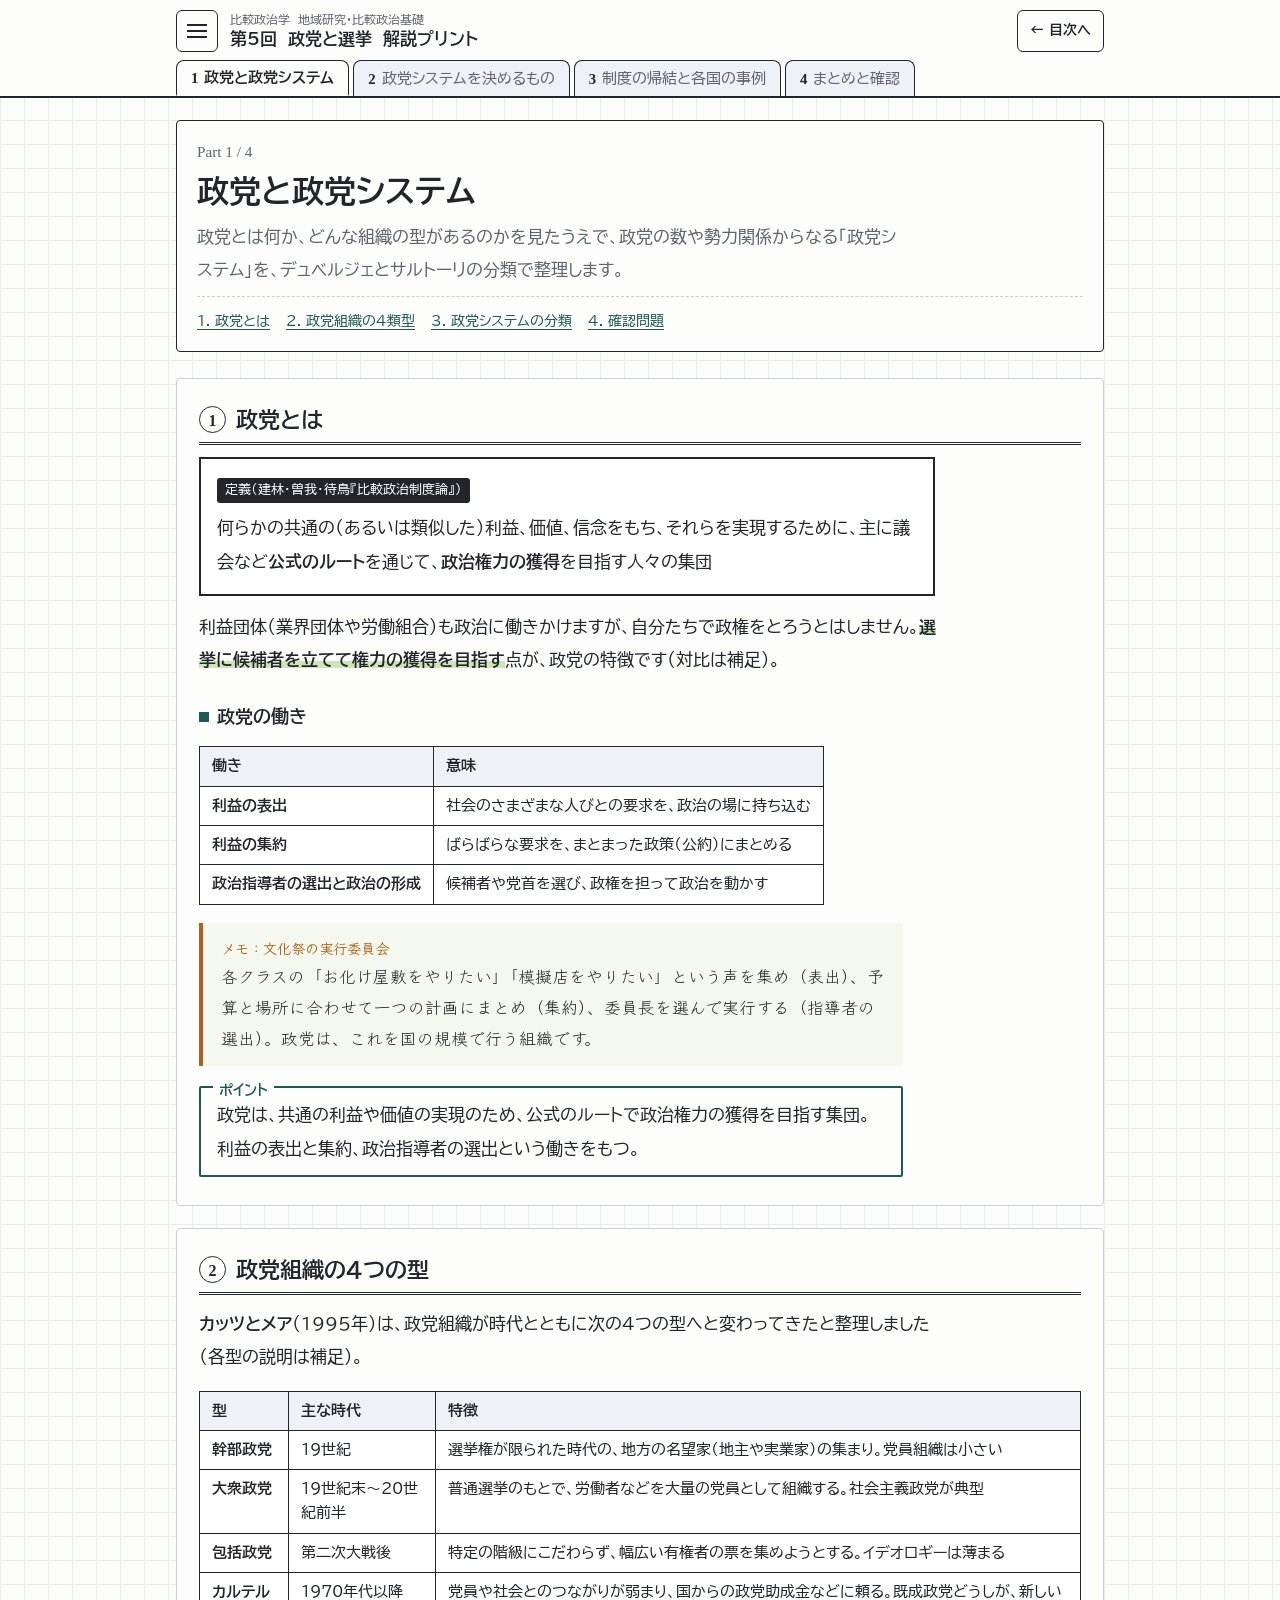
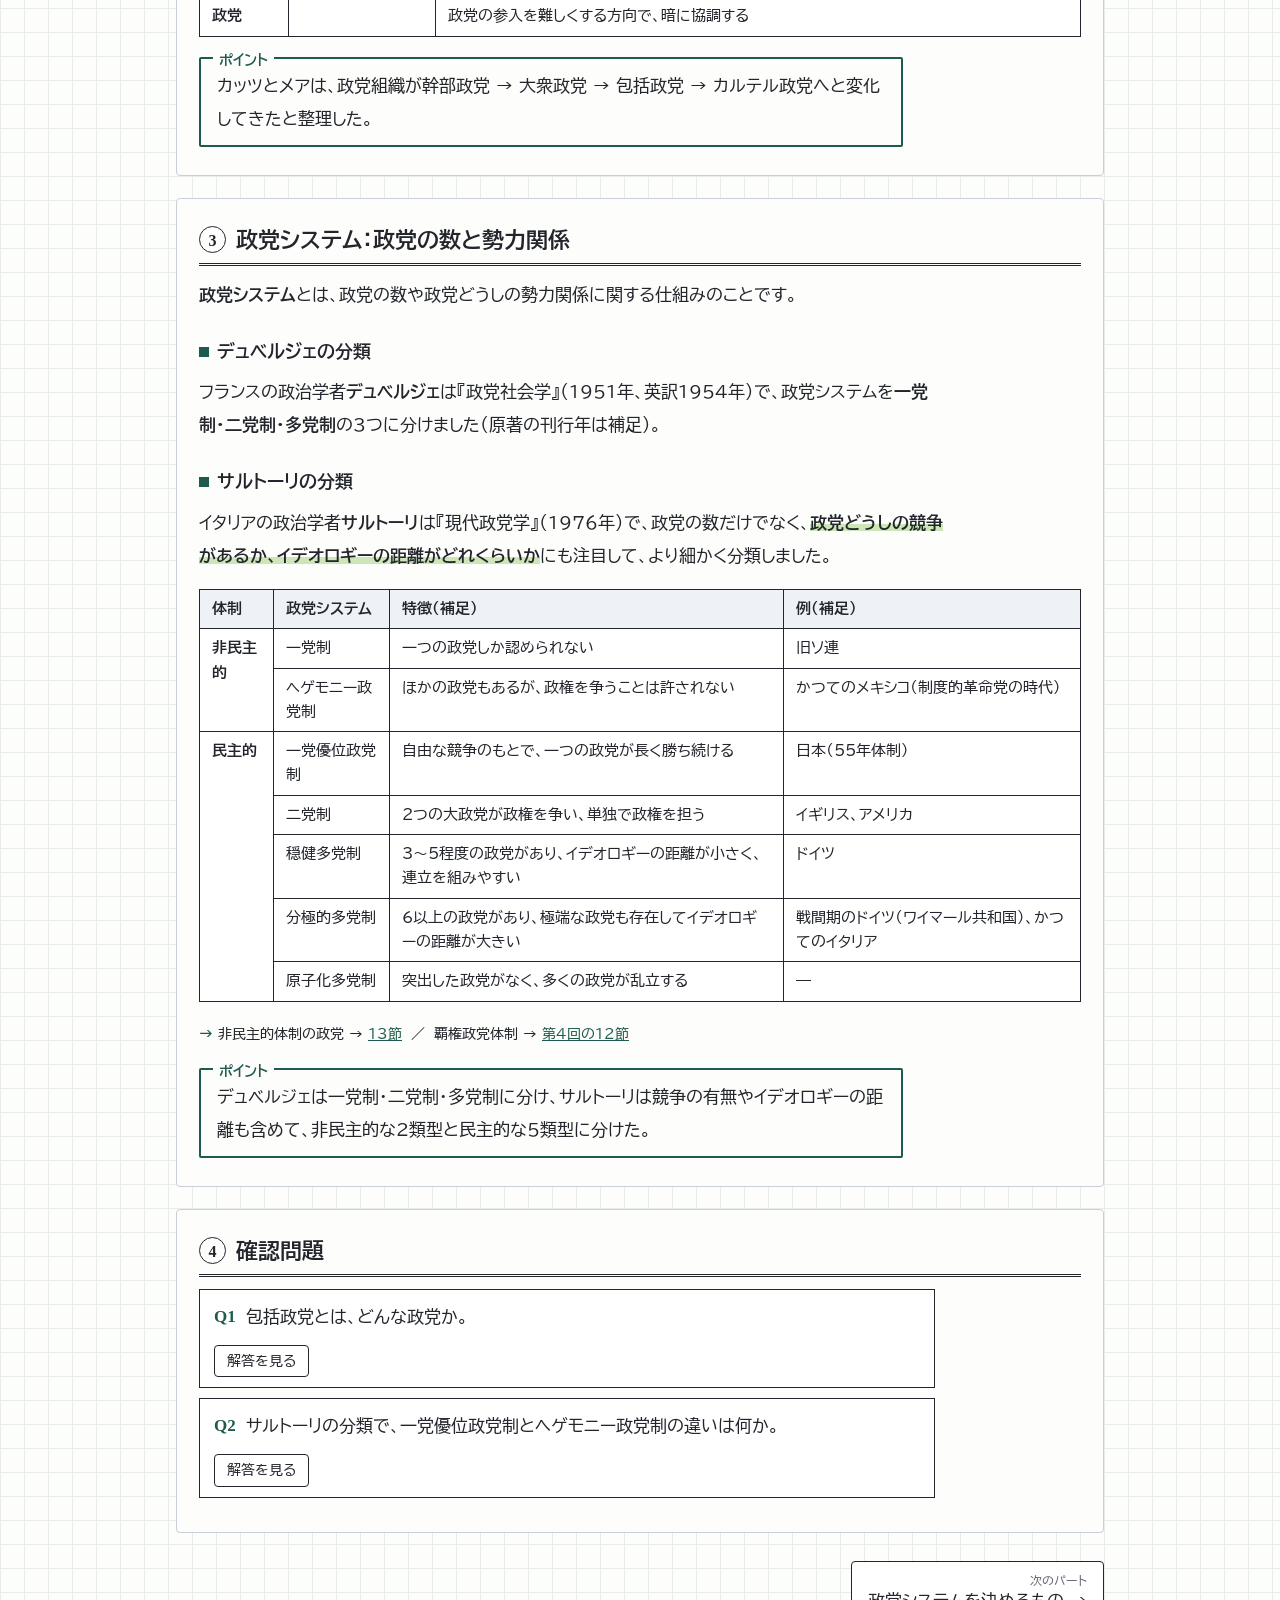
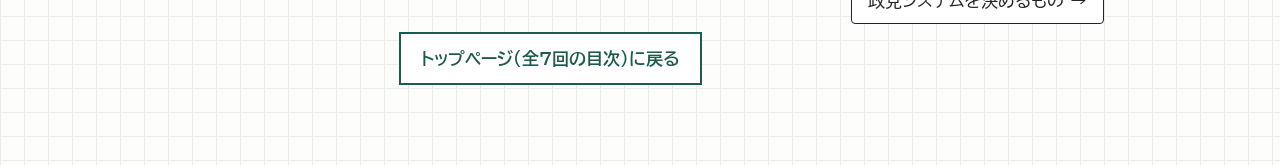
<file: ch05/index.html>
<!DOCTYPE html>
<html lang="ja">
<head>
<meta charset="utf-8">
<meta name="viewport" content="width=device-width, initial-scale=1">
<title>第5回 政党と選挙｜比較政治学</title>
<link rel="preconnect" href="https://fonts.googleapis.com">
<link rel="preconnect" href="https://fonts.gstatic.com" crossorigin>
<link href="https://fonts.googleapis.com/css2?family=BIZ+UDPGothic:wght@400;700&family=Klee+One:wght@400;600&display=swap" rel="stylesheet">
<style>
/* hikakuseiji の配色：lily（青・朱・黄）と区別するため、深緑・琥珀・若草に変更 */
/* 設計: 方眼紙に書いた講義プリント。黒インクの本文、青ペンの強調、朱ペンの書き込み、黄色の蛍光ペン。上部に固定ヘッダーとパートのタブ、左からメニューが出る */
:root{
  --paper:#fdfdfb;
  --grid:#e7ede8;
  --ink:#22252b;
  --sub:#5e6470;
  --line:#c9cfd8;
  --blue:#1e5b4f;
  --red:#b0601c;
  --teal:#3d6a94;
  --marker:#cce6b8;
  --note:#f5f8ee;
  --font-body:"BIZ UDPGothic","Hiragino Kaku Gothic ProN","Yu Gothic",Meiryo,sans-serif;
  --font-hand:"Klee One","Hiragino Maru Gothic ProN","Yu Gothic",sans-serif;
  --font-math:"Times New Roman",Times,serif;
  color-scheme:light;
}
*{box-sizing:border-box}
html,body{margin:0}
body{
  background-color:var(--paper);
  background-image:linear-gradient(var(--grid) 1px,transparent 1px),linear-gradient(90deg,var(--grid) 1px,transparent 1px);
  background-size:24px 24px;
  color:var(--ink);font-family:var(--font-body);font-size:17px;line-height:1.95;
  -webkit-text-size-adjust:100%;
}
a{color:var(--blue)}
button{font:inherit;color:inherit}
:focus-visible{outline:2px solid var(--blue);outline-offset:2px}

/* ヘッダー */
.bar{position:sticky;top:0;z-index:20;background:var(--paper);border-bottom:2px solid var(--ink)}
.bar-in{max-width:960px;margin:0 auto;padding:10px 16px 0;display:flex;align-items:center;gap:12px}
.burger{width:42px;height:42px;border:1.5px solid var(--ink);background:var(--paper);border-radius:6px;display:grid;place-items:center;cursor:pointer;flex:none}
.burger span{display:block;width:20px;height:2px;background:var(--ink);box-shadow:0 -6px 0 var(--ink),0 6px 0 var(--ink)}
.course{line-height:1.35;min-width:0}
.course small{display:block;color:var(--sub);font-size:.78rem}
.course b{font-size:1.05rem}
.tabs{max-width:960px;margin:8px auto 0;padding:0 16px;display:flex;gap:4px;overflow-x:auto;scrollbar-width:none}
.tabs::-webkit-scrollbar{display:none}
.tab{flex:none;border:1.5px solid var(--ink);border-bottom:none;background:#eef1f5;border-radius:8px 8px 0 0;padding:6px 14px 5px;cursor:pointer;font-size:.92rem;line-height:1.5;color:var(--sub);position:relative;top:2px}
.tab .n{font-family:var(--font-math);font-weight:700;margin-right:6px;color:var(--ink)}
.tab[aria-selected="true"]{background:var(--paper);color:var(--ink);font-weight:700;border-bottom:2px solid var(--paper);z-index:1}

/* ドロワー */
.scrim{position:fixed;inset:0;background:rgba(20,24,32,.35);z-index:30;opacity:0;pointer-events:none;transition:opacity .2s}
.drawer{position:fixed;top:0;left:0;bottom:0;width:min(340px,86vw);background:var(--paper);z-index:31;border-right:2px solid var(--ink);transform:translateX(-102%);transition:transform .22s ease;overflow-y:auto;padding:16px 18px 40px}
body.menu-open .scrim{opacity:1;pointer-events:auto}
body.menu-open .drawer{transform:none}
.drawer-head{display:flex;justify-content:space-between;align-items:center;border-bottom:1.5px solid var(--ink);padding-bottom:8px;margin-bottom:10px}
.drawer-head b{font-size:1rem}
.close{border:1.5px solid var(--ink);background:none;border-radius:6px;width:36px;height:36px;cursor:pointer;font-size:1.2rem;line-height:1}
.drawer h4{margin:14px 0 2px;font-size:.95rem}
.drawer h4 button{background:none;border:none;padding:0;cursor:pointer;text-align:left;font-weight:700}
.drawer h4 .n{font-family:var(--font-math);margin-right:6px}
.drawer ul{list-style:none;margin:0;padding:0 0 0 12px;border-left:1.5px solid var(--line)}
.drawer li button{background:none;border:none;padding:3px 0;cursor:pointer;color:var(--sub);text-align:left;font-size:.9rem;line-height:1.5}
.drawer li button:hover{color:var(--blue)}
.drawer .cur>button{color:var(--blue)}

/* 本文 */
main{max-width:960px;margin:0 auto;padding:22px 16px 80px}
.part{display:none}
.part.on{display:block}
.part-head{background:var(--paper);border:1.5px solid var(--ink);border-radius:4px;padding:16px 20px;margin-bottom:26px}
.part-head .pn{font-family:var(--font-math);font-size:.95rem;color:var(--sub)}
.part-head h1{font-size:clamp(1.5rem,3.6vw,2rem);line-height:1.4;margin:2px 0 6px;text-wrap:balance}
.part-head p{margin:0;color:var(--sub);max-width:42em}
.toc-mini{display:flex;flex-wrap:wrap;gap:4px 16px;margin-top:10px;padding-top:10px;border-top:1px dashed var(--line);font-size:.9rem}
.toc-mini button{background:none;border:none;padding:0;cursor:pointer;color:var(--blue);text-decoration:underline;text-underline-offset:3px}

section{background:var(--paper);border:1px solid var(--line);border-radius:4px;padding:6px 22px 24px;margin-bottom:22px;scroll-margin-top:120px}
@media (max-width:560px){section{padding:4px 14px 18px}}
h2{font-size:1.4rem;line-height:1.5;margin:18px 0 12px;padding-bottom:6px;border-bottom:3px double var(--ink);text-wrap:balance}
h2 .sn{display:inline-block;min-width:1.7em;height:1.7em;line-height:1.7em;text-align:center;border:1.5px solid var(--ink);border-radius:50%;font-family:var(--font-math);font-size:1rem;margin-right:10px;vertical-align:.12em}
h3{font-size:1.1rem;margin:24px 0 6px;text-wrap:balance}
h3::before{content:"";display:inline-block;width:10px;height:10px;background:var(--blue);margin-right:8px;vertical-align:.05em}
p{margin:0 0 1em;max-width:44em}
.mk{background:linear-gradient(transparent 58%,var(--marker) 58%);font-weight:700}
.v{font-family:var(--font-math);font-style:italic;font-size:1.1em;white-space:nowrap}
.plus{color:var(--teal);font-weight:700}
.minus{color:var(--red);font-weight:700}
ul.dots,ol.steps{margin:0 0 1em;padding-left:1.4em;max-width:44em}
ul.dots li,ol.steps li{margin:3px 0}

/* 数式ボックス（教科書風に式番号を右寄せ） */
.eq{border:1.5px solid var(--ink);background:#fff;padding:12px 18px;margin:16px 0 6px;max-width:44rem;display:flex;align-items:baseline;gap:16px;flex-wrap:wrap}
.eq .f{font-family:var(--font-math);font-size:1.45rem;font-style:italic}
.eq .f sub{font-size:.65em}
.eq .no{margin-left:auto;font-size:.85rem;color:var(--sub)}
.eq-read{max-width:44rem;margin:0 0 16px;padding-left:20px;font-size:.95rem;color:var(--sub)}
.eq-read::before{content:"読み方　";color:var(--blue);font-weight:700}

/* 先生のメモ */
.memo{font-family:var(--font-hand);background:var(--note);border-left:4px solid var(--red);padding:12px 16px 12px 18px;margin:16px 0;max-width:44rem;font-size:1.05rem;line-height:1.85}
.memo .who{display:block;color:var(--red);font-weight:600;font-size:.9rem}
/* ポイント */
.point{border:2px solid var(--blue);border-radius:2px;padding:10px 16px;margin:20px 0 4px;max-width:44rem;position:relative}
.point::before{content:"ポイント";position:absolute;top:-.85em;left:12px;background:var(--paper);padding:0 6px;color:var(--blue);font-weight:700;font-size:.85rem}
.point p{margin:0}

/* 帯グラフ */
.bars{background:#fff;border:1px solid var(--line);padding:14px 16px 10px;margin:14px 0 18px;max-width:44rem}
.bars .sw{display:flex;gap:0;margin-bottom:12px;border:1.5px solid var(--ink);border-radius:6px;overflow:hidden;width:max-content}
.bars .sw button{border:none;background:#fff;padding:3px 14px;cursor:pointer;font-size:.88rem}
.bars .sw button+button{border-left:1.5px solid var(--ink)}
.bars .sw button[aria-selected="true"]{background:var(--ink);color:#fff}
.brow{display:grid;grid-template-columns:7.2em 1fr;align-items:center;gap:10px;margin:8px 0}
.brow .lab{font-size:.88rem;line-height:1.35}
.track{position:relative;height:34px}
.seg{position:absolute;top:0;bottom:0;display:flex;align-items:center;justify-content:center;font-size:.8rem;border:1.5px solid var(--ink);white-space:nowrap;overflow:hidden;font-variant-numeric:tabular-nums}
.seg.y{background:#d9ebe2}
.seg.c{background:#f3f4f6}.seg.i{background:#e7eaee}.seg.g{background:#d9dde3}
.seg.gap-p{background:repeating-linear-gradient(45deg,#dde6f0,#dde6f0 5px,#fff 5px,#fff 10px);color:var(--teal);font-weight:700;border-color:var(--teal);border-style:dashed}
.seg.gap-m{background:repeating-linear-gradient(45deg,#f5e5d3,#f5e5d3 5px,#fff 5px,#fff 10px);color:var(--red);font-weight:700;border-color:var(--red);border-style:dashed}
.seg.b{background:#e7eaee}.seg.ri{background:#e3efd6}.seg.nx{background:#dde6f0}
.seg-lab{position:absolute;top:0;bottom:0;display:flex;align-items:center;font-size:.85rem;white-space:nowrap}
.bars .cap{font-size:.88rem;color:var(--sub);margin:6px 0 0}

/* 表 */
.tw{overflow-x:auto;margin:12px 0 18px}
table{border-collapse:collapse;background:#fff;font-size:.95rem;font-variant-numeric:tabular-nums}
th,td{border:1px solid var(--ink);padding:7px 12px;text-align:left;vertical-align:top;line-height:1.6}
thead th{background:#eef1f5}
td.c{text-align:center;white-space:nowrap}
td.r{text-align:right}
table.calc-t td{border:none;border-bottom:1px dotted var(--line);padding:3px 14px 3px 0}
table.calc-t tr:last-child td{border-bottom:2px solid var(--ink);font-weight:700}

/* 図 */
figure{margin:14px 0 20px}
figcaption{font-size:.85rem;color:var(--sub);margin-top:4px}
.figbox{background:#fff;border:1px solid var(--line);padding:8px;overflow-x:auto}
svg text{font-family:var(--font-body);fill:var(--ink)}
svg .m{font-family:var(--font-math);font-style:italic}

/* シミュレーター */
.sim{background:#fff;border:1.5px solid var(--ink);padding:14px;margin:16px 0;display:grid;grid-template-columns:1fr;gap:14px}
@media (min-width:860px){.sim{grid-template-columns:minmax(0,1.15fr) minmax(0,1fr)}}
.grp{margin-bottom:10px}
.grp .gl{font-size:.78rem;color:var(--sub);display:block;margin-bottom:3px}
.chips{display:flex;flex-wrap:wrap;gap:5px}
.chips button{border:1.5px solid var(--ink);background:#fff;padding:2px 10px;border-radius:4px;cursor:pointer;font-size:.85rem;line-height:1.6}
.chips button[aria-pressed="true"]{background:var(--ink);color:#fff}
.explain{border-top:1px dashed var(--line);padding-top:10px;margin-top:6px}
.explain .t{font-weight:700;margin:0}
.explain .x{font-size:.95rem;margin:4px 0}
.explain .f{font-size:.8rem;color:var(--sub);margin:0}
.meter{display:grid;grid-template-columns:repeat(3,1fr);border:1.5px solid var(--ink);margin:10px 0}
.meter div{padding:6px 8px;text-align:center}
.meter div+div{border-left:1px solid var(--ink)}
.meter small{display:block;font-size:.75rem;color:var(--sub);line-height:1.3}
.meter strong{font-size:1.3rem;font-family:var(--font-math);font-variant-numeric:tabular-nums}
.sl{display:grid;grid-template-columns:7.4em 1fr 3.6em;gap:8px;align-items:center;font-size:.88rem}
.sl input{width:100%;accent-color:var(--blue)}
.sl output{text-align:right;font-family:var(--font-math);font-variant-numeric:tabular-nums}
.sm{font-size:.8rem;color:var(--sub);margin:6px 0 0}

/* 内部タブ（ケース別） */
.itabs{display:flex;gap:0;border-bottom:1.5px solid var(--ink);margin:14px 0 0;overflow-x:auto}
.itabs button{border:none;background:none;padding:6px 14px;cursor:pointer;color:var(--sub);border-bottom:3px solid transparent;margin-bottom:-1.5px;white-space:nowrap}
.itabs button[aria-selected="true"]{color:var(--ink);font-weight:700;border-bottom-color:var(--blue)}
.ipanel{padding:12px 0 0}
.ipanel[hidden]{display:none}
.case{border-left:3px solid var(--line);padding:2px 0 2px 14px;margin:0 0 16px;max-width:44rem}
.case b{display:block}
.case p b{display:inline}
.case .res{font-size:.9rem;margin:2px 0}
.case p{margin:2px 0 0;font-size:.97rem}

/* 手順 */
.flow{display:grid;grid-template-columns:1fr;gap:8px;max-width:44rem;margin:12px 0 16px;counter-reset:f}
@media (min-width:700px){.flow{grid-template-columns:repeat(3,1fr)}}
.flow div{border:1.5px solid var(--ink);background:#fff;padding:10px 12px;font-size:.93rem;line-height:1.7;counter-increment:f}
.flow div::before{content:"手順" counter(f);display:block;font-weight:700;color:var(--blue);font-size:.82rem}

/* 計算機 */
.calc{background:#fff;border:1.5px solid var(--ink);padding:14px 16px;margin:14px 0;max-width:44rem}
.calc .out{font-size:.98rem;margin-top:10px}
.calc .chk{color:var(--sub);font-size:.88rem}

/* 確認問題 */
.q{border:1px solid var(--ink);background:#fff;margin:10px 0;max-width:46rem}
.q .qq{padding:10px 14px;display:flex;gap:10px}
.q .qn{font-family:var(--font-math);font-weight:700;color:var(--blue)}
.q button.show{margin:0 14px 10px;border:1.5px solid var(--ink);background:#fff;border-radius:4px;padding:2px 12px;cursor:pointer;font-size:.85rem}
.q .ans{border-top:1px dashed var(--line);padding:8px 14px 10px;font-family:var(--font-hand);font-size:1.05rem;background:var(--note)}
.q .ans[hidden]{display:none}
.q .ans::before{content:"解答　";color:var(--red);font-weight:600}

/* 前後ナビ */
.pager{display:flex;justify-content:space-between;gap:10px;margin-top:28px;flex-wrap:wrap}
.pager button{border:1.5px solid var(--ink);background:#fff;padding:10px 16px;cursor:pointer;border-radius:4px;text-align:left;line-height:1.4;max-width:48%}
.pager button small{display:block;color:var(--sub);font-size:.78rem}
.pager .next{margin-left:auto;text-align:right}
.src{font-size:.82rem;color:var(--sub);margin-top:30px;border-top:1px solid var(--line);padding-top:10px}

/* キャラクター */
.talk{display:flex;align-items:flex-end;gap:12px;margin:14px 0 18px;max-width:44rem}
.talk img{width:118px;height:auto;flex:none}
.talk .bubble{position:relative;background:#fff;border:2px solid var(--ink);border-radius:14px;padding:10px 16px;font-family:var(--font-hand);font-size:1.08rem;line-height:1.75;margin-bottom:30px}
.talk .bubble::before{content:"";position:absolute;left:-12px;bottom:16px;border:6px solid transparent;border-right:8px solid var(--ink)}
.talk .bubble::after{content:"";position:absolute;left:-8px;bottom:17px;border:5px solid transparent;border-right:7px solid #fff}
.talk.r{flex-direction:row-reverse;margin-left:auto}
.talk.r .bubble::before{left:auto;right:-12px;border-right-color:transparent;border-left:8px solid var(--ink)}
.talk.r .bubble::after{left:auto;right:-8px;border-right-color:transparent;border-left:7px solid #fff}
.part-head{display:flex;gap:16px;align-items:flex-end}
.part-head .ph-main{flex:1;min-width:0}
.part-head .ph-fig{flex:none;width:150px;text-align:center;margin:-6px 0 -16px}
.part-head .ph-say{font-family:var(--font-hand);font-size:.88rem;line-height:1.5;background:#fff;border:1.5px solid var(--ink);border-radius:10px;padding:5px 8px;margin-bottom:6px;text-align:left;position:relative}
.part-head .ph-say::after{content:"";position:absolute;left:50%;bottom:-7px;width:10px;height:10px;background:#fff;border-right:1.5px solid var(--ink);border-bottom:1.5px solid var(--ink);transform:translateX(-50%) rotate(45deg)}
.part-head .ph-fig img{width:100%;height:auto;display:block}
@media (max-width:560px){.talk img{width:86px}.part-head .ph-fig{width:96px}.talk .bubble{font-size:1rem}}
.memo.withfig{display:flex;gap:14px;align-items:center}
.memo.withfig img{width:104px;height:auto;flex:none}
@media (max-width:560px){.memo.withfig img{width:78px}}

/* 課題パート */
.dl{margin:10px 0 16px}
.dlbtn{display:inline-flex;align-items:center;gap:12px;border:2px solid var(--ink);background:#fff;color:var(--ink);text-decoration:none;padding:8px 16px 8px 10px;border-radius:6px;line-height:1.4;box-shadow:3px 3px 0 var(--ink)}
.dlbtn:hover{background:#eaf3ee}
.dlbtn:active{transform:translate(2px,2px);box-shadow:1px 1px 0 var(--ink)}
.dlbtn .dlico{width:34px;height:40px;background:#1e5b4f;color:#fff;font-weight:700;display:grid;place-items:center;border-radius:3px;font-family:var(--font-math);font-size:1.2rem}
.dlbtn b{display:block}
.dlbtn small{display:block;color:var(--sub);font-size:.8rem}

.xref{font-size:.9rem;margin:6px 0 12px;max-width:44em}
.xref::before{content:"→ ";color:var(--blue);font-weight:700}
.xref a,.dots a{color:var(--blue);cursor:pointer}
.kq{border:2px solid var(--ink);background:#fff;padding:12px 16px;margin:12px 0 14px;max-width:46rem}
.kq .lab{display:inline-block;background:var(--ink);color:#fff;font-size:.8rem;padding:0 8px;border-radius:3px;margin-bottom:4px}
.kq p{margin:4px 0}
.memo.hint{border-left-color:var(--blue)}
.memo.hint .who{color:var(--blue)}
.locked{display:none;border:1.5px dashed var(--line);color:var(--sub);padding:8px 14px;max-width:44rem;font-size:.92rem;background:#fff}
body.ans-off .locked{display:block}
body.ans-off .sol{display:none}
.solbtn{border:1.5px solid var(--ink);background:var(--ink);color:#fff;border-radius:4px;padding:6px 16px;cursor:pointer;margin:6px 0 10px}
.solbtn[aria-expanded="true"]{background:#fff;color:var(--ink)}
.step{border-top:1px dashed var(--line);padding-top:6px;margin-top:10px}
h3.stp::before{display:none}
h3.stp .st{display:inline-block;font-size:.8rem;background:var(--blue);color:#fff;padding:0 9px;border-radius:3px;margin-right:8px;vertical-align:.12em}
.ansSwitch{display:flex;flex-wrap:wrap;align-items:center;gap:6px 16px;border:2px solid var(--ink);background:#fff;padding:10px 14px;margin:14px 0 16px;max-width:46rem}
.sw-l{display:flex;align-items:center;gap:10px;cursor:pointer;font-weight:700}
.sw-l input{position:absolute;opacity:0;width:1px;height:1px}
.sw-ui{width:46px;height:26px;border-radius:13px;background:#c9cfd8;position:relative;flex:none;transition:background .15s}
.sw-ui::after{content:"";position:absolute;top:3px;left:3px;width:20px;height:20px;border-radius:50%;background:#fff;box-shadow:0 1px 2px rgba(0,0,0,.3);transition:left .15s}
.sw-l input:checked+.sw-ui{background:var(--teal)}
.sw-l input:checked+.sw-ui::after{left:23px}
.sw-l input:focus-visible+.sw-ui{outline:2px solid var(--blue);outline-offset:2px}
.sw-note{font-size:.88rem;color:var(--sub)}
.gwrap{background:#fff;border:1.5px solid var(--ink);padding:12px;margin:14px 0 6px;max-width:46rem}
.gsw{display:flex;border:1.5px solid var(--ink);border-radius:6px;overflow:hidden;width:max-content;max-width:100%;margin-bottom:8px;flex-wrap:wrap}
.gsw button{border:none;background:#fff;padding:3px 14px;cursor:pointer;font-size:.88rem}
.gsw button+button{border-left:1.5px solid var(--ink)}
.gsw button[aria-pressed="true"]{background:var(--ink);color:#fff}
.gwrap svg{width:100%;max-width:560px;height:auto;display:block}
.gcap{font-size:.88rem;color:var(--sub);margin:6px 0 0}
.howto{font-size:.93rem;max-width:44rem;margin:6px 0 16px;padding-left:1.3em}
.trap{border:2px dashed var(--red);padding:10px 16px;margin:16px 0;max-width:44rem;background:#fff}
.trap b{color:var(--red)}
.point.ketsu::before{content:"結論"}
.answer{border:1.5px solid var(--ink);background:#fff;padding:14px 18px 6px;margin:20px 0 16px;max-width:46rem;position:relative}
.answer::before{content:"答案の書き方の例";position:absolute;top:-.8em;left:12px;background:var(--ink);color:#fff;font-size:.8rem;padding:0 8px;border-radius:3px}
.answer p{font-size:.97rem}
.num{background:#fff;border:1px solid var(--line);padding:10px 16px;margin:14px 0;max-width:44rem}
.num .h{font-size:.82rem;color:var(--sub);display:block}
#kadai .brow{grid-template-columns:5.5em 1fr}
#kadai .seg.g{background:#e3efd6}
@media (prefers-reduced-motion: reduce){*{transition:none!important}}

/* 数式（分数・Σ/Π/∫ の上下添字）— 全章共通 */
.mx{font-family:var(--font-math);display:inline-flex;align-items:center;gap:.12em;vertical-align:middle;white-space:nowrap;font-size:1.08em}
.mx i{font-style:italic}
.frac{display:inline-flex;flex-direction:column;align-items:center;vertical-align:middle;margin:0 .12em;line-height:1.25}
.frac>span:first-child{border-bottom:1px solid currentColor;padding:0 .25em}
.frac>span:last-child{padding:0 .25em}
.bop{display:inline-flex;flex-direction:column;align-items:center;vertical-align:middle;line-height:1;margin:0 .12em}
.bop .s{font-size:1.7em;line-height:1}
.bop small{font-size:.62em;line-height:1.1}
.eq .mx{font-size:1.25rem}
.eq.mxeq .f{font-style:normal}
.mxblock{display:block;overflow-x:auto;padding:4px 0}

/* ===== hikakuseiji：回共通の部品（第1・2回で本文に書いていたものを共通化） ===== */
.tl{border-left:3px solid var(--ink);margin:14px 0 20px 6px;padding:0 0 0 18px;max-width:46rem}
.tl li{list-style:none;position:relative;margin:0 0 10px;line-height:1.7}
.tl li::before{content:"";position:absolute;left:-25px;top:.55em;width:11px;height:11px;background:var(--paper);border:2.5px solid var(--blue);border-radius:50%}
.tl li.jp::before{border-color:var(--red)}
.tl .y{font-family:var(--font-math);font-weight:700;color:var(--blue);margin-right:.6em}
.tl li.jp .y{color:var(--red)}
.tl .tag{font-size:.75rem;border:1px solid currentColor;padding:0 5px;margin-left:.4em;color:var(--sub);white-space:nowrap}
.bk{border:1.5px solid var(--ink);background:#fff;padding:10px 14px 8px;margin:12px 0;max-width:46rem}
.bk .who{font-weight:700}
.bk .yr{font-family:var(--font-math);font-weight:700;color:var(--blue);margin-left:.4em}
.bk .ti{display:block;font-size:.88rem;color:var(--sub);line-height:1.6}
.bk p{margin:6px 0 0;font-size:.97rem}
.legend{font-size:.85rem;color:var(--sub);margin:4px 0 0}
.legend span{display:inline-block;margin-right:14px}
.legend i{display:inline-block;width:10px;height:10px;border-radius:50%;border:2.5px solid var(--blue);margin-right:5px;vertical-align:-1px}
.legend i.jp{border-color:var(--red)}
.vv{display:grid;grid-template-columns:1fr auto 1fr;gap:10px;align-items:center;max-width:44rem;margin:14px 0 18px}
.vv div{border:1.5px solid var(--ink);background:#fff;padding:10px 12px;text-align:center;line-height:1.6}
.vv div small{display:block;color:var(--sub);font-size:.8rem}
.vv .ar{border:none;background:none;font-size:1.6rem;color:var(--blue);padding:0}
.ref{border-left:3px solid var(--red);background:#fff;padding:8px 14px;margin:12px 0;max-width:46rem;font-size:.95rem}
.ref .h{display:block;font-size:.8rem;color:var(--red);font-weight:700}
/* トップページ（目次）に戻るボタン */
.home{margin-left:auto;flex:none;border:1.5px solid var(--ink);border-radius:6px;padding:6px 12px;font-size:.88rem;font-weight:700;color:var(--ink);text-decoration:none;background:var(--paper);white-space:nowrap}
.home:hover{background:var(--blue);border-color:var(--blue);color:#fff}
.home-foot{text-align:center;margin:8px 0 0}
.home-foot a{display:inline-block;border:2px solid var(--blue);color:var(--blue);font-weight:700;text-decoration:none;padding:8px 20px;background:#fff}
.home-foot a:hover{background:var(--blue);color:#fff}
@media (max-width:560px){.home{padding:5px 8px;font-size:.8rem}}
</style>
</head>
<body>

<div class="scrim" id="scrim"></div>
<nav class="drawer" id="drawer" aria-label="全体の目次" aria-hidden="true">
  <div class="drawer-head"><b>目次</b><button class="close" id="closeBtn" aria-label="目次を閉じる">×</button></div>
  <div id="drawerList"></div>
</nav>

<header class="bar">
  <div class="bar-in">
    <button class="burger" id="menuBtn" aria-label="目次を開く" aria-controls="drawer" aria-expanded="false"><span></span></button>
    <div class="course"><small>比較政治学　地域研究・比較政治基礎</small><b>第5回　政党と選挙　解説プリント</b></div>
    <a class="home" href="../">← 目次へ</a>
  </div>
  <div class="tabs" role="tablist" aria-label="パート" id="tabs"></div>
</header>

<main>
<!-- ===================== パート1 ===================== -->
<div class="part" id="seito" data-title="政党と政党システム" data-desc="政党とは何か、どんな組織の型があるのかを見たうえで、政党の数や勢力関係からなる「政党システム」を、デュベルジェとサルトーリの分類で整理します。">

<section id="s1" data-t="政党とは">
<h2><span class="sn">1</span>政党とは</h2>
<div class="kq"><span class="lab">定義（建林・曽我・待鳥『比較政治制度論』）</span><p>何らかの共通の（あるいは類似した）利益、価値、信念をもち、それらを実現するために、主に議会など<b>公式のルート</b>を通じて、<b>政治権力の獲得</b>を目指す人々の集団</p></div>
<p>利益団体（業界団体や労働組合）も政治に働きかけますが、自分たちで政権をとろうとはしません。<span class="mk">選挙に候補者を立てて権力の獲得を目指す</span>点が、政党の特徴です（対比は補足）。</p>
<h3>政党の働き</h3>
<div class="tw"><table>
<thead><tr><th>働き</th><th>意味</th></tr></thead>
<tbody>
<tr><td><b>利益の表出</b></td><td>社会のさまざまな人びとの要求を、政治の場に持ち込む</td></tr>
<tr><td><b>利益の集約</b></td><td>ばらばらな要求を、まとまった政策（公約）にまとめる</td></tr>
<tr><td><b>政治指導者の選出と政治の形成</b></td><td>候補者や党首を選び、政権を担って政治を動かす</td></tr>
</tbody></table></div>
<div class="memo"><span class="who">メモ：文化祭の実行委員会</span>各クラスの「お化け屋敷をやりたい」「模擬店をやりたい」という声を集め（表出）、予算と場所に合わせて一つの計画にまとめ（集約）、委員長を選んで実行する（指導者の選出）。政党は、これを国の規模で行う組織です。</div>
<div class="point"><p>政党は、共通の利益や価値の実現のため、公式のルートで政治権力の獲得を目指す集団。利益の表出と集約、政治指導者の選出という働きをもつ。</p></div>
</section>

<section id="s2" data-t="政党組織の4類型">
<h2><span class="sn">2</span>政党組織の4つの型</h2>
<p><b>カッツとメア</b>（1995年）は、政党組織が時代とともに次の4つの型へと変わってきたと整理しました（各型の説明は補足）。</p>
<div class="tw"><table>
<thead><tr><th>型</th><th>主な時代</th><th>特徴</th></tr></thead>
<tbody>
<tr><td><b>幹部政党</b></td><td>19世紀</td><td>選挙権が限られた時代の、地方の名望家（地主や実業家）の集まり。党員組織は小さい</td></tr>
<tr><td><b>大衆政党</b></td><td>19世紀末〜20世紀前半</td><td>普通選挙のもとで、労働者などを大量の党員として組織する。社会主義政党が典型</td></tr>
<tr><td><b>包括政党</b></td><td>第二次大戦後</td><td>特定の階級にこだわらず、幅広い有権者の票を集めようとする。イデオロギーは薄まる</td></tr>
<tr><td><b>カルテル政党</b></td><td>1970年代以降</td><td>党員や社会とのつながりが弱まり、国からの政党助成金などに頼る。既成政党どうしが、新しい政党の参入を難しくする方向で、暗に協調する</td></tr>
</tbody></table></div>
<div class="point"><p>カッツとメアは、政党組織が幹部政党 → 大衆政党 → 包括政党 → カルテル政党へと変化してきたと整理した。</p></div>
</section>

<section id="s3" data-t="政党システムの分類">
<h2><span class="sn">3</span>政党システム：政党の数と勢力関係</h2>
<p><b>政党システム</b>とは、政党の数や政党どうしの勢力関係に関する仕組みのことです。</p>
<h3>デュベルジェの分類</h3>
<p>フランスの政治学者<b>デュベルジェ</b>は『政党社会学』（1951年、英訳1954年）で、政党システムを<b>一党制・二党制・多党制</b>の3つに分けました（原著の刊行年は補足）。</p>
<h3>サルトーリの分類</h3>
<p>イタリアの政治学者<b>サルトーリ</b>は『現代政党学』（1976年）で、政党の数だけでなく、<span class="mk">政党どうしの競争があるか、イデオロギーの距離がどれくらいか</span>にも注目して、より細かく分類しました。</p>
<div class="tw"><table>
<thead><tr><th>体制</th><th>政党システム</th><th>特徴（補足）</th><th>例（補足）</th></tr></thead>
<tbody>
<tr><td rowspan="2"><b>非民主的</b></td><td>一党制</td><td>一つの政党しか認められない</td><td>旧ソ連</td></tr>
<tr><td>ヘゲモニー政党制</td><td>ほかの政党もあるが、政権を争うことは許されない</td><td>かつてのメキシコ（制度的革命党の時代）</td></tr>
<tr><td rowspan="5"><b>民主的</b></td><td>一党優位政党制</td><td>自由な競争のもとで、一つの政党が長く勝ち続ける</td><td>日本（55年体制）</td></tr>
<tr><td>二党制</td><td>2つの大政党が政権を争い、単独で政権を担う</td><td>イギリス、アメリカ</td></tr>
<tr><td>穏健多党制</td><td>3〜5程度の政党があり、イデオロギーの距離が小さく、連立を組みやすい</td><td>ドイツ</td></tr>
<tr><td>分極的多党制</td><td>6以上の政党があり、極端な政党も存在してイデオロギーの距離が大きい</td><td>戦間期のドイツ（ワイマール共和国）、かつてのイタリア</td></tr>
<tr><td>原子化多党制</td><td>突出した政党がなく、多くの政党が乱立する</td><td>―</td></tr>
</tbody></table></div>
<p class="xref">非民主的体制の政党 → <a href="#s13" data-goto="s13">13節</a>　／　覇権政党体制 → <a href="../ch04/#kaigi">第4回の12節</a></p>
<div class="point"><p>デュベルジェは一党制・二党制・多党制に分け、サルトーリは競争の有無やイデオロギーの距離も含めて、非民主的な2類型と民主的な5類型に分けた。</p></div>
</section>

<section id="s4" data-t="確認問題">
<h2><span class="sn">4</span>確認問題</h2>
<div class="q"><div class="qq"><span class="qn">Q1</span><span>包括政党とは、どんな政党か。</span></div><button class="show" type="button">解答を見る</button><div class="ans" hidden>特定の階級や集団にこだわらず、幅広い有権者の票を集めることを目指す政党。イデオロギーは薄まり、選挙での勝利が重視される。</div></div>
<div class="q"><div class="qq"><span class="qn">Q2</span><span>サルトーリの分類で、一党優位政党制とヘゲモニー政党制の違いは何か。</span></div><button class="show" type="button">解答を見る</button><div class="ans" hidden>一党優位政党制は、自由な選挙競争のもとで一つの政党が勝ち続ける民主的な体制。ヘゲモニー政党制は、ほかの政党があっても政権をめぐる競争が許されない非民主的な体制。</div></div>
</section>
</div>

<!-- ===================== パート2 ===================== -->
<div class="part" id="yoin" data-title="政党システムを決めるもの" data-desc="なぜ国によって政党システムが違うのか。社会の亀裂という構造的な要因と、選挙制度・執政制度という制度的な要因を見ます。選挙制度のシミュレーションで、デュヴェルジェの法則を確かめます。">

<section id="s5" data-t="社会的亀裂">
<h2><span class="sn">5</span>構造的要因：社会的亀裂と「凍結仮説」</h2>
<p><b>リプセットとロッカン</b>（1967年）は、ヨーロッパの政党システムが、歴史の中で生まれた<b>社会的亀裂</b>（クリヴィジ）を反映していると論じました。2つの大きな革命が、4つの亀裂を生んだとされます（亀裂の中身は補足）。</p>
<div class="tw"><table>
<thead><tr><th>きっかけ</th><th>亀裂</th><th>対立の例</th></tr></thead>
<tbody>
<tr><td rowspan="2"><b>国民革命</b><br>（国民国家づくり）</td><td>中央 対 周辺</td><td>国をまとめる中央の文化と、少数民族・地方の文化</td></tr>
<tr><td>国家 対 教会</td><td>教育などをめぐる、国家と宗教勢力の対立</td></tr>
<tr><td rowspan="2"><b>産業革命</b></td><td>都市 対 農村</td><td>商工業の利益と、農業の利益</td></tr>
<tr><td>資本家 対 労働者</td><td>経営者と労働者の階級対立</td></tr>
</tbody></table></div>
<p>さらに彼らは、1920年代までに形づくられた政党と有権者の結びつきが、その後も大きく変わらずに1960年代まで続いたと考えました。これを<span class="mk">凍結仮説</span>と呼びます。</p>
<div class="point"><p>リプセットとロッカンは、国民革命と産業革命が生んだ社会的亀裂がヨーロッパの政党システムを形づくり、それが長く「凍結」されたと論じた。</p></div>
</section>

<section id="s6" data-t="選挙制度の分類">
<h2><span class="sn">6</span>制度的要因①：選挙制度の分類</h2>
<p>選挙制度は、次の4つの点から分類できます。</p>
<div class="tw"><table>
<thead><tr><th>分類の観点</th><th>種類</th><th>説明（補足）</th></tr></thead>
<tbody>
<tr><td><b>議席決定方式</b></td><td>多数制・比例代表制</td><td>多く票をとった候補が勝つか、得票の割合に応じて議席を配るか</td></tr>
<tr><td><b>選挙区定数</b></td><td>小選挙区制・大選挙区制</td><td>1つの選挙区から1人を選ぶか、複数人を選ぶか</td></tr>
<tr><td><b>投票方式</b></td><td>候補者方式・政党方式・選好投票方式</td><td>候補者名を書くか、政党名を書くか、候補者に順位をつけるか</td></tr>
<tr><td><b>選挙サイクル</b></td><td>―</td><td>選挙をどのくらいの間隔で、どの選挙と同じ時期に行うか</td></tr>
</tbody></table></div>
<div class="point"><p>選挙制度は、議席決定方式、選挙区定数、投票方式、選挙サイクルの4つの点で分類できる。</p></div>
</section>

<section id="s7" data-t="デュヴェルジェの法則">
<h2><span class="sn">7</span>デュヴェルジェの法則</h2>
<div class="kq"><span class="lab">デュヴェルジェの法則</span><p><b>小選挙区制は二大政党制</b>をもたらし、<b>比例代表制は多党制</b>をもたらす緩やかな傾向をもつ。</p></div>
<p>なぜそうなるのか。2つの効果で説明されます（説明は補足）。</p>
<div class="case"><b>機械的効果</b><p>小選挙区では1位しか当選しないので、全国で2割の票をとっても、どの選挙区でも1位になれない第3党は議席をほとんど得られない。<b>票が議席に変わる仕組みそのもの</b>が、小政党に不利に働く。</p></div>
<div class="case"><b>心理的効果</b><p>有権者は、勝つ見込みのない第3党に入れると票が「死票」になると考え、当選しそうな大政党のうち、ましな方に投票するようになる。政治家も勝てる大政党に集まる。こうして、<b>人々の行動</b>を通じても小政党は弱まっていく。</p></div>
<p>下のシミュレーションで、同じ得票でも選挙制度によって議席がどう変わるかを確かめてみましょう。</p>
<div class="gwrap">
  <div class="gsw" role="group" aria-label="選挙制度の切り替え"><button type="button" data-g="sim" data-s="0" aria-pressed="true">① 得票率</button><button type="button" data-g="sim" data-s="1" aria-pressed="false">② 小選挙区制</button><button type="button" data-g="sim" data-s="2" aria-pressed="false">③ 比例代表制</button><button type="button" data-g="sim" data-s="3" aria-pressed="false">④ 次の選挙では</button></div>
  <svg id="gSim" viewBox="0 0 640 300" role="img" aria-label="選挙制度による議席の違いのシミュレーション"></svg>
  <p class="gcap" id="gSim-cap"></p>
</div>
<div class="tw"><table class="calc-t">
<thead><tr><th>選挙区</th><th>A党</th><th>B党</th><th>C党</th><th>小選挙区の当選</th></tr></thead>
<tbody id="simTable"></tbody>
</table></div>
<p class="legend">得票率はすべて説明のための架空の値です。比例代表の議席は、全国5議席をドント式で配分しました。</p>
<div class="point"><p>小選挙区制は機械的効果と心理的効果によって小政党を不利にし、二大政党制を生みやすい。比例代表制は得票に近い議席配分となり、多党制を生みやすい。</p></div>
</section>

<section id="s8" data-t="執政制度と政党システム">
<h2><span class="sn">8</span>制度的要因②：執政制度と政党システム</h2>
<div class="bk"><span class="who">コックス『票を活かす：世界の選挙制度における戦略的調整』（仮の題）</span><span class="yr">1997</span><span class="ti">Gary W. Cox, <i>Making Votes Count: Strategic Coordination in the World's Electoral Systems</i></span><p>有権者や政治家が「票を無駄にしない」ように行動をそろえること（<b>戦略的調整</b>）に注目して、選挙制度と政党の数の関係を世界の選挙で検証しました。レジュメはこの本を、執政制度と政党システムの関係の項目で挙げています。</p></div>
<p>補足すると、大統領選挙は全国でたった一人を選ぶ「究極の小選挙区」です。大統領をとれるのは大政党だけなので、政治家や有権者が大きな陣営にまとまりやすく、議会の政党の数にも影響すると考えられます。執政制度については次回（第6回）に学びます。</p>
<p class="xref">大統領制と議院内閣制 → <a href="../ch06/#seido">第6回のパート1</a></p>
<div class="point"><p>政党の数は、選挙制度だけでなく、大統領選挙の有無などの執政制度にも影響される。人々の戦略的調整がその仕組みを説明する（コックス）。</p></div>
</section>

<section id="s9" data-t="確認問題">
<h2><span class="sn">9</span>確認問題</h2>
<div class="q"><div class="qq"><span class="qn">Q1</span><span>リプセットとロッカンの「凍結仮説」とは何か。</span></div><button class="show" type="button">解答を見る</button><div class="ans" hidden>1920年代までに社会的亀裂にもとづいて形づくられた政党と有権者の結びつきが、その後も大きく変わらず、1960年代のヨーロッパの政党システムにもそのまま残っているという仮説。</div></div>
<div class="q"><div class="qq"><span class="qn">Q2</span><span>デュヴェルジェの法則の「機械的効果」と「心理的効果」を説明しなさい。</span></div><button class="show" type="button">解答を見る</button><div class="ans" hidden>機械的効果は、小選挙区では1位しか当選しないため、票を議席に変える仕組みそのものが小政党に不利に働くこと。心理的効果は、有権者が死票を避けて大政党に投票したり、政治家が大政党に集まったりして、人々の行動によって小政党が弱まること。</div></div>
</section>
</div>

<!-- ===================== パート3 ===================== -->
<div class="part" id="kiketsu" data-title="制度の帰結と各国の事例" data-desc="政党システムと選挙制度が、民主主義のあり方にどう影響するのかを、レイプハルトの多数決型・コンセンサス型の比較で見ます。日本の事例、新興民主主義国、権威主義国家の選挙と政党も取り上げます。">

<section id="s10" data-t="多数決型とコンセンサス型">
<h2><span class="sn">10</span>レイプハルト：多数決型とコンセンサス型</h2>
<div class="bk"><span class="who">レイプハルト『民主主義対民主主義――多数決型とコンセンサス型の36カ国比較研究』</span><span class="yr">1999</span><span class="ti">Arend Lijphart, <i>Patterns of Democracy</i>（邦訳 粕谷祐子・菊池啓一訳、勁草書房、2014年）</span><p>民主主義には、多数派に権力を集中させる<b>多数決型</b>と、できるだけ多くの勢力で権力を分け合う<b>コンセンサス型</b>の2つの型があるとし、36か国を10の変数で比べました。</p></div>
<div class="tw"><table>
<thead><tr><th>次元</th><th>多数決型</th><th>コンセンサス型</th></tr></thead>
<tbody>
<tr><td rowspan="5"><b>政府・政党次元</b></td><td>① 単独過半数の内閣に執行権が集中</td><td>広い多党連立内閣で執行権を共有</td></tr>
<tr><td>② 執行府の首長が圧倒的な力をもつ</td><td>執行府と議会の力が均衡</td></tr>
<tr><td>③ 二大政党制</td><td>多党制</td></tr>
<tr><td>④ 単純多数制（小選挙区など）</td><td>比例代表制</td></tr>
<tr><td>⑤ 集団間の自由な競争による多元主義的な利益媒介</td><td>妥協と協調をめざすコーポラティズム的な利益媒介</td></tr>
<tr><td rowspan="5"><b>連邦制次元</b></td><td>⑥ 単一で中央集権的な政府</td><td>連邦制・地方分権的な政府</td></tr>
<tr><td>⑦ 一院制議会に立法権が集中</td><td>異なる選び方の二院制議会に立法権を分割</td></tr>
<tr><td>⑧ 相対多数で改正できる軟性憲法</td><td>特別多数でしか改正できない硬性憲法</td></tr>
<tr><td>⑨ 立法について議会が最終的な権限をもつ</td><td>最高裁・憲法裁判所の違憲審査が最終的な権限をもつ</td></tr>
<tr><td>⑩ 政府に依存した中央銀行</td><td>政府から独立した中央銀行</td></tr>
</tbody></table></div>
<div class="gwrap">
  <svg id="gLij" viewBox="0 0 640 380" role="img" aria-label="レイプハルトの2つの次元の模式図"></svg>
  <p class="gcap">レイプハルトの2つの次元（模式図）。横軸は政府・政党次元、縦軸は連邦制次元。国の位置はおおまかな目安で、実際の数値ではない。レジュメには、36か国の位置を示した図が載っている。</p>
</div>
<p>レイプハルトは、コンセンサス型の民主主義の方が、多数決型と比べて政策の成果でも劣らず、民主主義の質ではむしろ優れていると論じました（結論は補足）。</p>
<div class="point"><p>レイプハルトは、政府・政党次元と連邦制次元の10変数で、多数決型とコンセンサス型の民主主義を比べた。</p></div>
</section>

<section id="s11" data-t="日本の事例">
<h2><span class="sn">11</span>日本の事例</h2>
<p>戦後日本の政党システムは、<b>自由民主党</b>が長く政権を担う<b>一党優位政党制</b>でした。それを支えたのが、1993年まで衆議院で使われた<b>中選挙区制</b>です。</p>
<div class="case"><b>中選挙区制（〜1993年）の仕組み</b><p>1つの選挙区から複数（おおむね3〜5人）が当選する。有権者は候補者1人の名前を書き（候補者方式・単記）、当選に余った票をほかの候補に回すことはない（非移譲）。相対多数で上位から当選する（定数の説明は補足）。</p></div>
<div class="flow">
<div>1つの選挙区から複数が当選するため、比例性が比較的高く、<b>多党制</b>になりやすい</div>
<div>大政党は同じ選挙区に複数の候補を立てるので、<b>同じ党の候補どうしが争う</b>。政党の看板では差がつかず、候補者個人への票（<b>個人投票</b>）を集める誘因が強い</div>
<div>その結果、<b>個人後援会組織</b>、地盤を受け継ぐ<b>二世・三世議員</b>、地元に予算や事業を持ち帰る<b>利益誘導型政治</b>が広がった</div>
<div>党の執行部よりも、派閥や個々の議員が力をもつ<b>分権的な政党</b>になった</div>
</div>
<p>1994年の政治改革で、衆議院に<b>小選挙区比例代表並立制</b>が導入されました。小選挙区で政党どうしが争う形になり、政党の執行部の力が強まりました（第7回の官僚制とも関わります）。最近では、衆議院議員の<b>定数削減</b>も議論になっています。</p>
<p class="xref">政治主導の強まり → <a href="../ch07/#tosei">第7回の8節</a></p>
<div class="point"><p>日本の中選挙区制は、同じ党の候補どうしの競争を生み、個人後援会や利益誘導型政治、分権的な政党につながった。1994年に小選挙区比例代表並立制が導入された。</p></div>
</section>

<section id="s12" data-t="新興民主主義国のリンケージ">
<h2><span class="sn">12</span>新興民主主義国：政治家と有権者の結びつき</h2>
<p><b>キッチェルト</b>（2000年）は、政党・政治家が有権者とどう結びついているか（<b>リンケージ</b>）を3つに分けました。新しく民主化した国では、この結びつき方が政党システムを大きく左右します。</p>
<div class="tw"><table>
<thead><tr><th>リンケージ</th><th>有権者が支持する理由（補足）</th></tr></thead>
<tbody>
<tr><td><b>政策綱領型</b></td><td>政党が掲げる政策やビジョンに共感するから</td></tr>
<tr><td><b>カリスマ型</b></td><td>指導者個人の魅力や人気に惹かれるから</td></tr>
<tr><td><b>クライアンテリズム型</b></td><td>票と引きかえに、仕事、お金、公共事業などの個別の見返りがもらえるから</td></tr>
</tbody></table></div>
<p class="xref">クライアンテリズムと法の支配 → <a href="../ch04/#kaigi">第4回の12節（流れ図の質問5）</a></p>
<div class="point"><p>キッチェルトは、政治家と有権者の結びつきを、政策綱領型、カリスマ型、クライアンテリズム型に分けた。</p></div>
</section>

<section id="s13" data-t="権威主義国家と選挙・政党">
<h2><span class="sn">13</span>権威主義国家と選挙・政党</h2>
<p>レジュメは最後に「権威主義国家と選挙・政党」という見出しを立てています（本文はありません）。第4回の内容と結びつけて、考えるための手がかりを補足します。</p>
<ul class="dots">
<li>権威主義国家の多くも、選挙を行い、政党をもっている。サルトーリの一党制やヘゲモニー政党制（<a href="#s3" data-goto="s3">3節</a>）がこれにあたる。</li>
<li>政党は、エリートに出世の道を用意して体制につなぎとめ、支持者を組織する。政党を含む権威主義体制が長続きするのは、このためだと考えられている（第4回の9節）。</li>
<li>選挙は、反対派を取り込んだり、体制への支持の大きさを内外に示したりする道具にもなる。</li>
</ul>
<p class="xref">権威主義の制度的要因と存続年数 → <a href="../ch04/#kaigi">第4回のパート3</a></p>
<div class="point"><p>権威主義国家でも、政党や選挙はエリートをつなぎとめ、支持を示し、反対派を取り込む道具として使われる（補足）。</p></div>
</section>

<section id="s14" data-t="確認問題">
<h2><span class="sn">14</span>確認問題</h2>
<div class="q"><div class="qq"><span class="qn">Q1</span><span>レイプハルトの「政府・政党次元」の5つの変数で、多数決型の特徴を挙げなさい。</span></div><button class="show" type="button">解答を見る</button><div class="ans" hidden>単独過半数内閣への執行権の集中、執行府の首長が圧倒的な権力をもつ執行府・議会関係、二大政党制、単純多数制の選挙、集団間の自由な競争にもとづく多元主義的な利益媒介。</div></div>
<div class="q"><div class="qq"><span class="qn">Q2</span><span>中選挙区制が日本の政党を「分権的」にしたのはなぜか。</span></div><button class="show" type="button">解答を見る</button><div class="ans" hidden>同じ選挙区に同じ党から複数の候補が立つため、政党の看板ではなく候補者個人の力で票を集める必要があり、個人後援会や派閥が力をもった。そのため、党の執行部の統制が弱い分権的な政党になった。</div></div>
</section>
</div>

<!-- ===================== パート4 ===================== -->
<div class="part" id="matome" data-title="まとめと確認" data-desc="第5回の流れを年表とキーワードで振り返り、確認問題で理解を確かめます。">

<section id="s15" data-t="年表で振り返る">
<h2><span class="sn">15</span>年表で振り返る</h2>
<p class="legend"><span><i></i>欧米・世界の研究</span><span><i class="jp"></i>日本の動き・研究</span></p>
<ul class="tl">
<li><span class="y">1951</span>デュベルジェ『政党社会学』（英訳 1954）<span class="tag">政党システム</span></li>
<li class="jp"><span class="y">1955〜</span>自民党を優越政党とする一党優位政党制（55年体制、補足）<span class="tag">日本</span></li>
<li><span class="y">1967</span>リプセット、ロッカン「クリヴィジ構造、政党制、有権者の連携関係」<span class="tag">社会的亀裂</span></li>
<li><span class="y">1976</span>サルトーリ『現代政党学』<span class="tag">政党システム</span></li>
<li class="jp"><span class="y">〜1993</span>衆議院の中選挙区制<span class="tag">日本</span></li>
<li class="jp"><span class="y">1994</span>小選挙区比例代表並立制の導入<span class="tag">日本</span></li>
<li><span class="y">1995</span>カッツ、メア「カルテル政党の出現」<span class="tag">政党組織</span></li>
<li><span class="y">1997</span>コックス『票を活かす』<span class="tag">選挙制度</span></li>
<li><span class="y">1999</span>レイプハルト『民主主義対民主主義』<span class="tag">帰結</span></li>
<li><span class="y">2000</span>キッチェルト「民主政治における市民と政治家のリンケージ」<span class="tag">新興民主主義</span></li>
<li class="jp"><span class="y">2008</span>建林・曽我・待鳥『比較政治制度論』（レジュメの引用元）<span class="tag">日本の研究</span></li>
</ul>
<p class="legend">文献の年は原著の刊行年です。デュベルジェの原著の年と55年体制の始まりは補足です。</p>
</section>

<section id="s16" data-t="キーワード一覧">
<h2><span class="sn">16</span>キーワード一覧</h2>
<div class="tw"><table>
<thead><tr><th>キーワード</th><th>ひとことで</th><th>節</th></tr></thead>
<tbody>
<tr><td><b>利益の表出・集約</b></td><td>人々の要求を政治に持ち込み、政策にまとめる政党の働き</td><td class="c"><a href="#s1" data-goto="s1">1</a></td></tr>
<tr><td><b>幹部政党・大衆政党・包括政党・カルテル政党</b></td><td>カッツとメアによる政党組織の4つの型</td><td class="c"><a href="#s2" data-goto="s2">2</a></td></tr>
<tr><td><b>政党システム</b></td><td>政党の数や勢力関係に関する仕組み</td><td class="c"><a href="#s3" data-goto="s3">3</a></td></tr>
<tr><td><b>一党優位政党制</b></td><td>自由な競争のもとで一つの政党が勝ち続ける</td><td class="c"><a href="#s3" data-goto="s3">3</a></td></tr>
<tr><td><b>分極的多党制</b></td><td>多くの政党があり、イデオロギーの距離が大きい</td><td class="c"><a href="#s3" data-goto="s3">3</a></td></tr>
<tr><td><b>社会的亀裂・凍結仮説</b></td><td>歴史が生んだ社会の対立線が政党システムを形づくり、長く固定される</td><td class="c"><a href="#s5" data-goto="s5">5</a></td></tr>
<tr><td><b>デュヴェルジェの法則</b></td><td>小選挙区制は二大政党制、比例代表制は多党制をもたらしやすい</td><td class="c"><a href="#s7" data-goto="s7">7</a></td></tr>
<tr><td><b>機械的効果・心理的効果</b></td><td>制度そのものの効果・人々の行動を通じた効果</td><td class="c"><a href="#s7" data-goto="s7">7</a></td></tr>
<tr><td><b>多数決型・コンセンサス型</b></td><td>権力を集中させる民主主義・分け合う民主主義（レイプハルト）</td><td class="c"><a href="#s10" data-goto="s10">10</a></td></tr>
<tr><td><b>個人投票</b></td><td>政党ではなく候補者個人に向けられる票</td><td class="c"><a href="#s11" data-goto="s11">11</a></td></tr>
<tr><td><b>クライアンテリズム</b></td><td>票と個別の見返りを交換する関係</td><td class="c"><a href="#s12" data-goto="s12">12</a></td></tr>
</tbody></table></div>
</section>

<section id="s17" data-t="確認問題">
<h2><span class="sn">17</span>確認問題</h2>
<p>答えを考えてから「解答を見る」を押してください。</p>
<div class="q"><div class="qq"><span class="qn">Q1</span><span>政党システムを決める要因を、構造的要因と制度的要因に分けて説明しなさい。</span></div><button class="show" type="button">解答を見る</button><div class="ans" hidden>構造的要因としては、国民革命と産業革命が生んだ社会的亀裂（中央と周辺、国家と教会、都市と農村、資本家と労働者）があり、リプセットとロッカンは、それが政党システムを形づくり凍結されたと論じた。制度的要因としては、選挙制度（小選挙区制は二大政党制、比例代表制は多党制をもたらしやすいというデュヴェルジェの法則）と、大統領制などの執政制度がある。</div></div>
<div class="q"><div class="qq"><span class="qn">Q2</span><span>7節のシミュレーションで、C党は全国で約24%の票を得たのに、小選挙区制では議席を得られなかった。その理由と、次の選挙で起きうることを説明しなさい。</span></div><button class="show" type="button">解答を見る</button><div class="ans" hidden>小選挙区では各選挙区の1位しか当選せず、C党はどの選挙区でも1位になれなかったから（機械的効果）。次の選挙では、C党に投票しても死票になると考えた有権者がA党やB党に票を移し、C党はさらに弱まって二大政党制に近づく可能性がある（心理的効果）。</div></div>
<div class="q"><div class="qq"><span class="qn">Q3</span><span>日本の選挙制度改革（1994年）は、レイプハルトの2つの型で言えば、どちらの方向への変化と考えられるか。理由とともに答えなさい。</span></div><button class="show" type="button">解答を見る</button><div class="ans" hidden>小選挙区を中心とする制度の導入で、二大政党制や単独政権に近づくことがめざされたので、政府・政党次元では多数決型の方向への変化と考えられる。ただし比例代表も並立しているため、完全な多数決型ではない。</div></div>
</section>

<section id="s18" data-t="考えてみよう">
<h2><span class="sn">18</span>考えてみよう</h2>
<div class="memo hint"><span class="who">問い1</span>多数決型とコンセンサス型の民主主義には、それぞれどんな長所と短所があるだろうか。民族や宗教が多様な国と、比較的まとまった国とでは、どちらが向いているだろうか。</div>
<div class="memo hint"><span class="who">問い2</span>日本の今の政党システムは、サルトーリのどの類型に近いだろうか。1994年の選挙制度改革は、期待どおりの効果をもたらしただろうか。</div>
<div class="memo hint"><span class="who">問い3</span>クライアンテリズムは、なぜ民主主義にとって問題なのだろうか。一方で、それを支える有権者の側の事情も考えてみよう。</div>
<p class="src">このページは、第5回レジュメ「政党と選挙」の内容を、初学者向けに言いかえて解説したものです。「補足」と書いた箇所は、レジュメにない一般的な説明です。仮の題は、邦訳の題がレジュメにない文献に付けた訳題です。文献の年は原著の刊行年です。シミュレーションの数値は架空の値です。</p>
</section>
</div>

<div class="pager" id="pager"></div>
<p class="home-foot"><a href="../">トップページ（全7回の目次）に戻る</a></p>
</main>

<script>
/* 解説と答案例を最初から表示するときは true に変える */
const ANSWERS_DEFAULT_ON=false;
/* 第5回：選挙制度シミュレーション／レイプハルトの2次元 */
(function(){
  const C={ink:"#22252b",sub:"#5e6470",blue:"#1e5b4f",red:"#b0601c",grn:"#3d6a94",line:"#c9cfd8",mk:"#cce6b8",pale:"#eef3ee"};
  const t=(x,y,s,o={})=>`<text x="${x}" y="${y}" font-size="${o.fs||14}" text-anchor="${o.a||"start"}" ${o.w?'font-weight="700"':""} style="fill:${o.c||C.ink}">${s}</text>`;
  const P=["A党","B党","C党"],PC=[C.blue,C.grn,C.red];

  /* 架空の5選挙区の得票率（％）。④は心理的効果でC党の票が流れた後 */
  const D1=[[45,35,20],[40,38,22],[38,42,20],[44,30,26],[36,34,30]];
  const D2=[[50,42,8],[46,45,9],[43,48,9],[51,40,9],[44,44.5,11.5]];
  const sum=D=>[0,1,2].map(j=>D.reduce((s,r)=>s+r[j],0));
  const share=D=>{const s=sum(D),tot=s[0]+s[1]+s[2];return s.map(v=>v/tot*100);};
  const smd=D=>{const w=[0,0,0];D.forEach(r=>{w[r.indexOf(Math.max(...r))]++;});return w;};
  const dhondt=(D,n)=>{const v=sum(D),seats=[0,0,0];for(let k=0;k<n;k++){let b=0,bv=-1;v.forEach((x,j)=>{const q=x/(seats[j]+1);if(q>bv){bv=q;b=j;}});seats[b]++;}return seats;};
  const sv=document.getElementById("gSim"),cap=document.getElementById("gSim-cap"),tb=document.getElementById("simTable");
  function table(D){if(!tb)return;tb.innerHTML=D.map((r,i)=>{const w=r.indexOf(Math.max(...r));return `<tr><td class="c">第${i+1}区</td>${r.map((v,j)=>`<td class="r"${j===w?' style="font-weight:700"':""}>${v}%</td>`).join("")}<td class="c">${P[w]}</td></tr>`;}).join("");}
  function drawSim(k){
    const D=k===3?D2:D1;table(D);
    const vs=share(D);let seats=null,lab="";
    if(k===1||k===3){seats=smd(D);lab="小選挙区制の議席（5議席）";}
    if(k===2){seats=dhondt(D,5);lab="比例代表制の議席（5議席）";}
    let s="";const X0=90,W=440;
    s+=t(X0,24,k===3?"次の選挙の得票率（C党の支持者の一部がA党・B党へ）":"全国の得票率",{fs:13,w:1,c:C.sub});
    let x=X0;vs.forEach((v,j)=>{const w=W*v/100;s+=`<rect x="${x}" y="34" width="${w}" height="44" fill="${PC[j]}"/>`;s+=w>80?t(x+w/2,62,P[j]+" "+v.toFixed(1)+"%",{a:"middle",fs:13,w:1,c:"#fff"}):t(x+w+6,62,P[j]+" "+v.toFixed(1)+"%",{fs:12,w:1,c:PC[j]});x+=w;});
    if(seats){
      s+=t(X0,124,lab,{fs:13,w:1,c:C.sub});
      let i=0;seats.forEach((n,j)=>{for(let q=0;q<n;q++){const cx=X0+i*96;s+=`<rect x="${cx}" y="134" width="88" height="70" fill="${PC[j]}"/>`+t(cx+44,176,P[j],{a:"middle",fs:15,w:1,c:"#fff"});i++;}});
      s+=t(X0,236,"議席の割合："+seats.map((n,j)=>P[j]+" "+n*20+"%").join("　"),{fs:13,w:1});
    }else{
      s+=t(X0,150,"ボタンで、この得票が選挙制度によって",{fs:14,c:C.sub})+t(X0,174,"どんな議席に変わるかを確かめよう。",{fs:14,c:C.sub});
    }
    s+=t(X0,284,"数値はすべて架空の値",{fs:11,c:C.sub});
    sv.innerHTML=s;
    const sm=smd(D1),pr=dhondt(D1,5);
    cap.textContent=[
      "全国の得票率はA党約41%、B党約36%、C党約24%。下の表は5つの選挙区ごとの得票率。",
      `小選挙区制では各区の1位だけが当選する。A党は得票約41%で議席の${sm[0]*20}%を得る一方、約24%を得たC党は議席ゼロ（機械的効果）。`,
      `比例代表制（ドント式）では、A党${pr[0]}議席、B党${pr[1]}議席、C党${pr[2]}議席。得票に近い配分になり、C党も議席を得る。`,
      "小選挙区制のもとで、C党への投票は死票になると考えた有権者がA党・B党に票を移すと（心理的効果）、C党はさらに弱まり、二大政党制に近づく。"][k];
  }
  if(sv){document.querySelectorAll('.gsw button[data-g="sim"]').forEach(b=>b.addEventListener("click",()=>{
    document.querySelectorAll('.gsw button[data-g="sim"]').forEach(z=>z.setAttribute("aria-pressed",z===b?"true":"false"));drawSim(+b.dataset.s);}));drawSim(0);}

  /* レイプハルトの2次元（模式図） */
  const lj=document.getElementById("gLij");
  if(lj){
    const X0=80,X1=600,Y0=330,Y1=30,cx=(X0+X1)/2,cy=(Y0+Y1)/2;
    let s=`<rect x="${X0}" y="${Y1}" width="${X1-X0}" height="${Y0-Y1}" fill="#fff" stroke="${C.ink}"/>`;
    s+=`<line x1="${cx}" y1="${Y1}" x2="${cx}" y2="${Y0}" stroke="${C.line}" stroke-dasharray="4 4"/><line x1="${X0}" y1="${cy}" x2="${X1}" y2="${cy}" stroke="${C.line}" stroke-dasharray="4 4"/>`;
    s+=t(X0,Y0+24,"← コンセンサス型",{fs:12,c:C.sub,w:1})+t(X1,Y0+24,"多数決型 →",{a:"end",fs:12,c:C.sub,w:1})+t(cx,Y0+44,"政府・政党次元",{a:"middle",fs:13,w:1});
    s+=`<text x="40" y="${cy}" font-size="13" font-weight="700" text-anchor="middle" style="fill:${C.ink}" transform="rotate(-90 40 ${cy})">連邦制次元</text>`;
    s+=t(X0+6,Y1+16,"↑ 単一・集中（多数決型）",{fs:11,c:C.sub})+t(X0+6,Y0-8,"↓ 連邦・分散（コンセンサス型）",{fs:11,c:C.sub});
    const pts=[["イギリス",540,70],["ニュージーランド",565,95],["スイス",115,270],["アメリカ",450,300],["ドイツ",250,305],["日本",300,190]];
    pts.forEach(([n,x,y])=>{s+=`<circle cx="${x}" cy="${y}" r="6" fill="${C.blue}"/>`+t(x>500?x-10:x+10,y+5,n,{a:x>500?"end":"start",fs:13,w:1});});
    
    lj.innerHTML=s;
  }
})();

/* hikakuseiji 共通（lily から複製）：タブ・目次・前後ナビ・確認問題・内部タブ・解説スイッチ・相互リンク
   各章のHTMLは、.part（data-title, data-desc）と section（data-t, h2 .sn）を並べるだけでよい。
   パートが表示されたときに "partshown" イベント（detail.id）を発行する。 */
(function(){
  const parts=[...document.querySelectorAll(".part")];
  const tabs=document.getElementById("tabs");
  const drawerList=document.getElementById("drawerList");
  const body=document.body, menuBtn=document.getElementById("menuBtn"), drawer=document.getElementById("drawer");
  let current=0;

  parts.forEach((p,i)=>{
    p.setAttribute("role","tabpanel");
    const secs=[...p.querySelectorAll("section")];
    const head=document.createElement("div");head.className="part-head";
    head.innerHTML='<div class="ph-main"><div class="pn">Part '+(i+1)+' / '+parts.length+'</div><h1>'+p.dataset.title+'</h1><p>'+p.dataset.desc+'</p></div>';
    const mini=document.createElement("div");mini.className="toc-mini";
    secs.forEach(s=>{const b=document.createElement("button");b.type="button";b.textContent=s.querySelector(".sn").textContent+". "+s.dataset.t;b.addEventListener("click",()=>s.scrollIntoView({behavior:"smooth",block:"start"}));mini.appendChild(b);});
    head.querySelector(".ph-main").appendChild(mini);p.prepend(head);

    const t=document.createElement("button");t.type="button";t.className="tab";t.setAttribute("role","tab");t.id="tab-"+p.id;t.setAttribute("aria-controls",p.id);
    t.innerHTML='<span class="n">'+(i+1)+'</span>'+p.dataset.title;
    t.addEventListener("click",()=>go(i,true));
    t.addEventListener("keydown",e=>{if(e.key==="ArrowRight"){const k=(i+1)%parts.length;go(k,true);tabs.children[k].focus();}if(e.key==="ArrowLeft"){const k=(i-1+parts.length)%parts.length;go(k,true);tabs.children[k].focus();}});
    tabs.appendChild(t);p.setAttribute("aria-labelledby",t.id);

    const h=document.createElement("h4");const hb=document.createElement("button");hb.type="button";hb.innerHTML='<span class="n">'+(i+1)+'</span>'+p.dataset.title;hb.addEventListener("click",()=>{go(i,true);closeMenu();});h.appendChild(hb);drawerList.appendChild(h);
    const ul=document.createElement("ul");
    secs.forEach(s=>{const li=document.createElement("li");const b=document.createElement("button");b.type="button";b.textContent=s.querySelector(".sn").textContent+". "+s.dataset.t;b.addEventListener("click",()=>{go(i,false);closeMenu();setTimeout(()=>s.scrollIntoView({block:"start"}),30);});li.appendChild(b);ul.appendChild(li);});
    drawerList.appendChild(ul);
  });

  function go(i,top){
    current=i;
    parts.forEach((p,k)=>p.classList.toggle("on",k===i));
    [...tabs.children].forEach((t,k)=>{t.setAttribute("aria-selected",k===i?"true":"false");t.tabIndex=k===i?0:-1;});
    [...drawerList.querySelectorAll("h4")].forEach((h,k)=>h.classList.toggle("cur",k===i));
    tabs.children[i].scrollIntoView({block:"nearest",inline:"nearest"});
    const pg=document.getElementById("pager");pg.innerHTML="";
    if(i>0){const b=document.createElement("button");b.type="button";b.innerHTML="<small>前のパート</small>← "+parts[i-1].dataset.title;b.addEventListener("click",()=>go(i-1,true));pg.appendChild(b);}
    if(i<parts.length-1){const b=document.createElement("button");b.type="button";b.className="next";b.innerHTML="<small>次のパート</small>"+parts[i+1].dataset.title+" →";b.addEventListener("click",()=>go(i+1,true));pg.appendChild(b);}
    try{if(location.hash!=="#"+parts[i].id)history.replaceState(null,"","#"+parts[i].id);}catch(e){}
    if(top)window.scrollTo(0,0);
    document.dispatchEvent(new CustomEvent("partshown",{detail:{id:parts[i].id}}));
  }
  function openMenu(){body.classList.add("menu-open");drawer.setAttribute("aria-hidden","false");menuBtn.setAttribute("aria-expanded","true");document.getElementById("closeBtn").focus();}
  function closeMenu(){body.classList.remove("menu-open");drawer.setAttribute("aria-hidden","true");menuBtn.setAttribute("aria-expanded","false");}
  menuBtn.addEventListener("click",openMenu);
  document.getElementById("closeBtn").addEventListener("click",()=>{closeMenu();menuBtn.focus();});
  document.getElementById("scrim").addEventListener("click",closeMenu);
  document.addEventListener("keydown",e=>{if(e.key==="Escape"&&body.classList.contains("menu-open")){closeMenu();menuBtn.focus();}});
  window.addEventListener("hashchange",()=>{const k=parts.findIndex(p=>"#"+p.id===location.hash);if(k>=0&&k!==current)go(k,true);});

  /* 内部タブ（.itabs の button[aria-controls]） */
  document.querySelectorAll(".itabs").forEach(box=>{
    const bs=[...box.querySelectorAll("button")];
    const sel=i=>bs.forEach((b,k)=>{b.setAttribute("aria-selected",k===i?"true":"false");b.tabIndex=k===i?0:-1;document.getElementById(b.getAttribute("aria-controls")).hidden=k!==i;});
    bs.forEach((b,i)=>{b.addEventListener("click",()=>sel(i));b.addEventListener("keydown",e=>{if(e.key==="ArrowRight"){const k=(i+1)%bs.length;sel(k);bs[k].focus();}if(e.key==="ArrowLeft"){const k=(i-1+bs.length)%bs.length;sel(k);bs[k].focus();}});});
    sel(0);
  });

  /* 確認問題・ヒント（.q の .show で .ans を開閉） */
  document.querySelectorAll(".q").forEach(q=>{const b=q.querySelector(".show"),a=q.querySelector(".ans");if(!b||!a)return;const lab=b.textContent;b.setAttribute("aria-expanded","false");b.addEventListener("click",()=>{a.hidden=!a.hidden;b.textContent=a.hidden?lab:"閉じる";b.setAttribute("aria-expanded",a.hidden?"false":"true");});});

  /* 解説と答案例の表示スイッチ */
  const tg=document.getElementById("ansToggle"),note=document.getElementById("ansNote");
  if(tg){
    const setAns=on=>{document.body.classList.toggle("ans-off",!on);tg.checked=on;if(note)note.textContent=on?"オン：解説と答案例を表示しています。":"オフ：問題とヒントだけを表示しています。";};
    tg.addEventListener("change",()=>setAns(tg.checked));
    setAns(typeof ANSWERS_DEFAULT_ON!=="undefined"&&ANSWERS_DEFAULT_ON);
  }

  /* 解説の開閉 */
  document.querySelectorAll(".solbtn").forEach(b=>b.addEventListener("click",()=>{const bd=b.nextElementSibling;bd.hidden=!bd.hidden;b.setAttribute("aria-expanded",bd.hidden?"false":"true");b.textContent=bd.hidden?"解説を読む（手順を追って説明）":"解説を閉じる";document.dispatchEvent(new CustomEvent("solopen"));}));

  /* 相互リンク */
  document.addEventListener("click",e=>{const a=e.target.closest("[data-goto]");if(!a)return;e.preventDefault();const t=document.getElementById(a.dataset.goto);if(!t)return;const k=parts.findIndex(p=>p.contains(t));if(k<0)return;go(k,false);setTimeout(()=>t.scrollIntoView({block:"start"}),30);});

  const start=parts.findIndex(p=>"#"+p.id===location.hash);
  go(start>=0?start:0,false);
})();

</script>
</body>
</html>
</file>
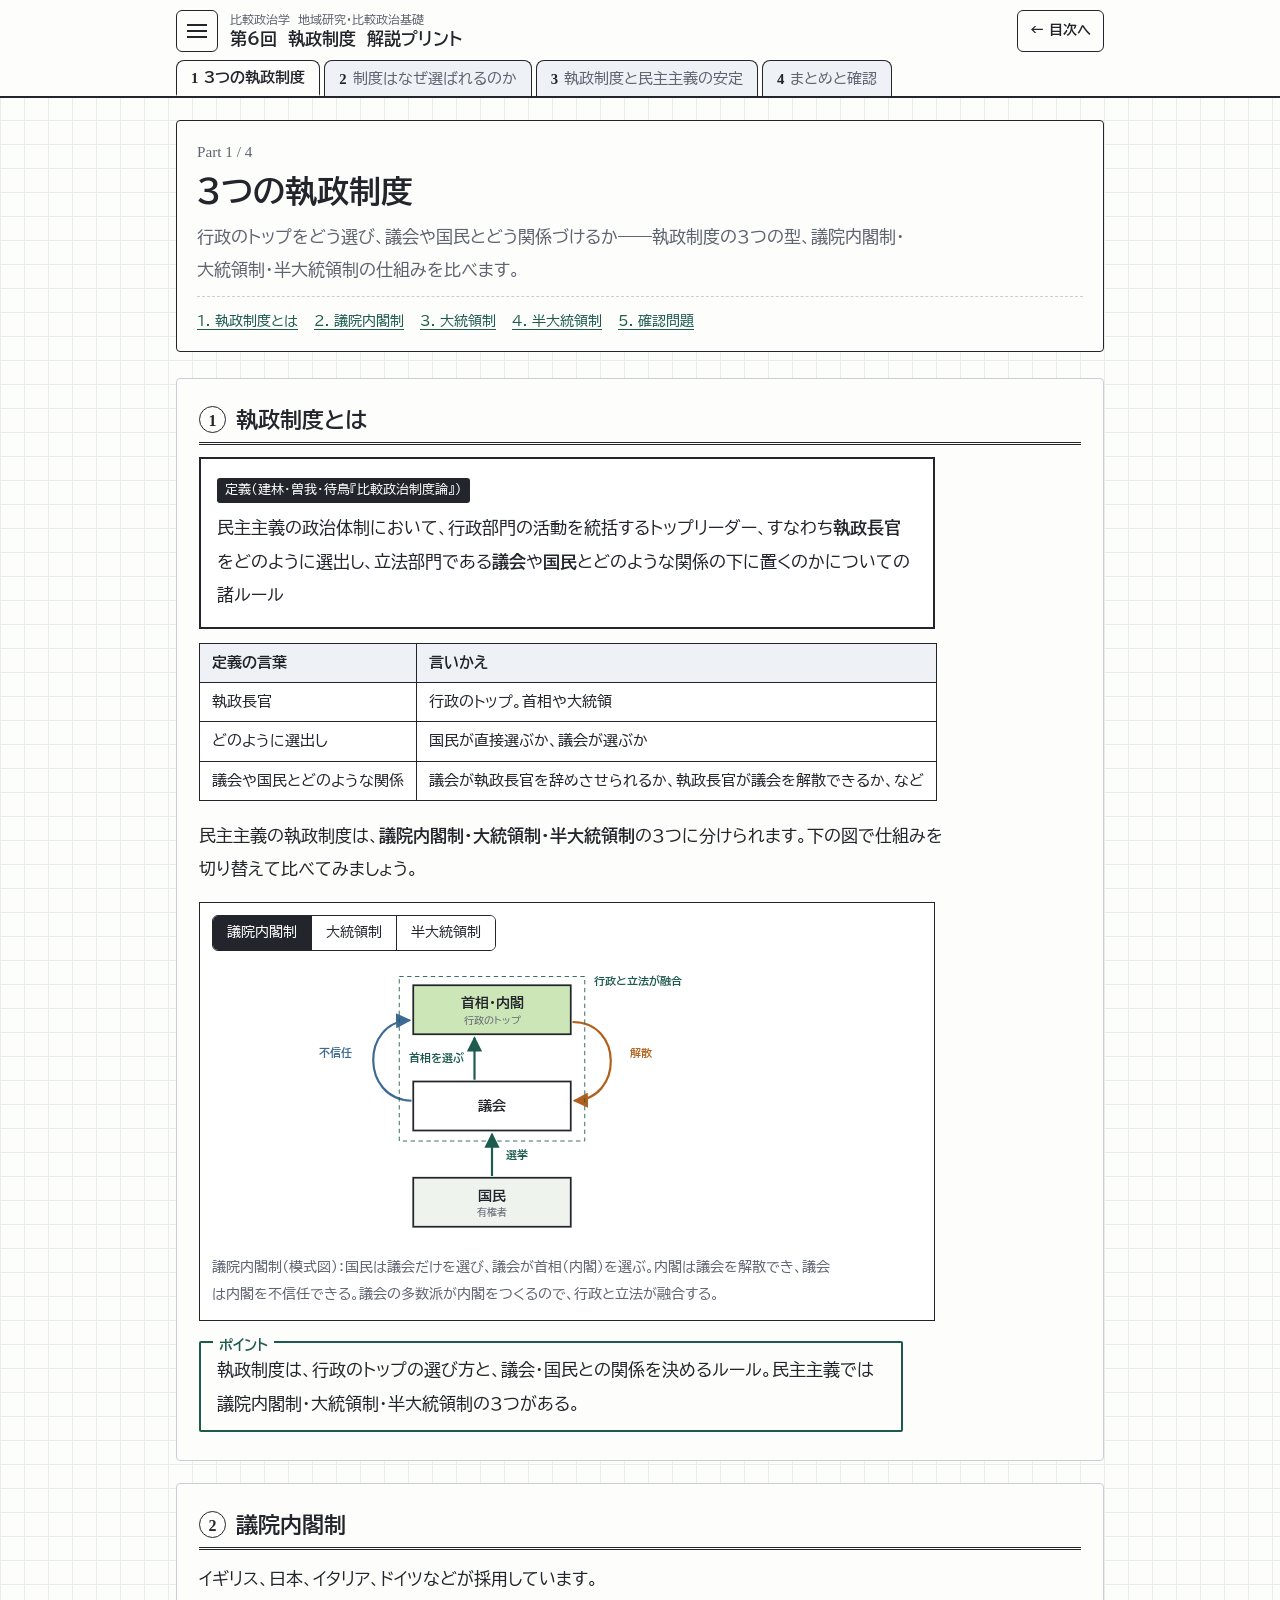
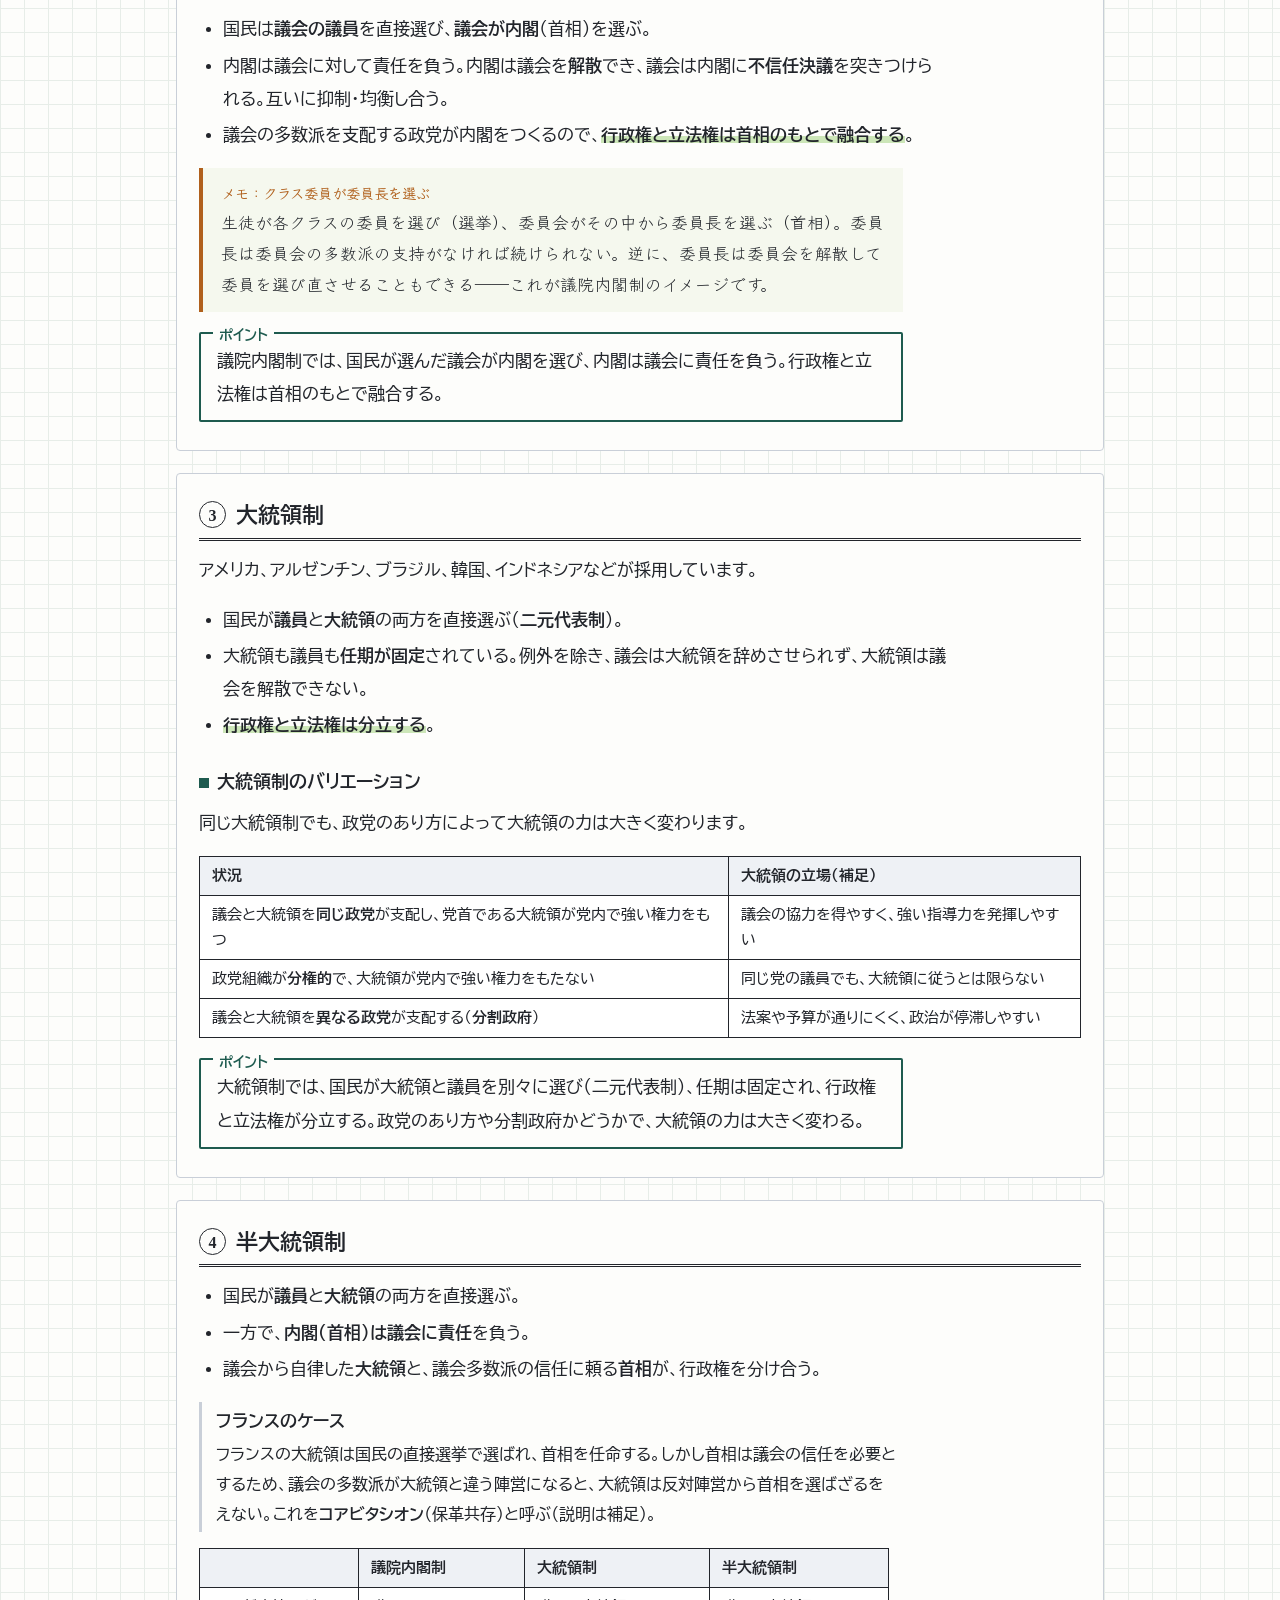
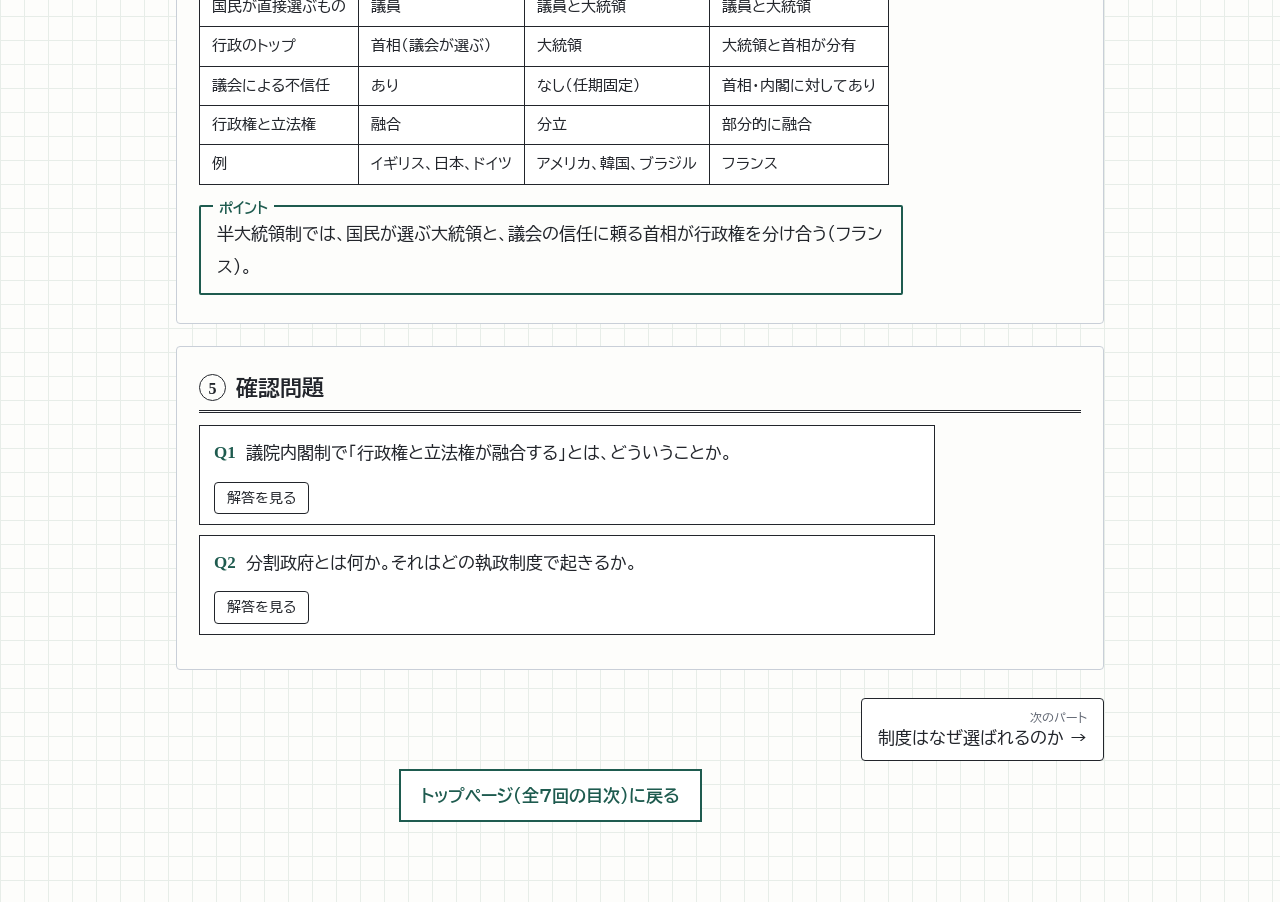
<file: ch06/index.html>
<!DOCTYPE html>
<html lang="ja">
<head>
<meta charset="utf-8">
<meta name="viewport" content="width=device-width, initial-scale=1">
<title>第6回 執政制度｜比較政治学</title>
<link rel="preconnect" href="https://fonts.googleapis.com">
<link rel="preconnect" href="https://fonts.gstatic.com" crossorigin>
<link href="https://fonts.googleapis.com/css2?family=BIZ+UDPGothic:wght@400;700&family=Klee+One:wght@400;600&display=swap" rel="stylesheet">
<style>
/* hikakuseiji の配色：lily（青・朱・黄）と区別するため、深緑・琥珀・若草に変更 */
/* 設計: 方眼紙に書いた講義プリント。黒インクの本文、青ペンの強調、朱ペンの書き込み、黄色の蛍光ペン。上部に固定ヘッダーとパートのタブ、左からメニューが出る */
:root{
  --paper:#fdfdfb;
  --grid:#e7ede8;
  --ink:#22252b;
  --sub:#5e6470;
  --line:#c9cfd8;
  --blue:#1e5b4f;
  --red:#b0601c;
  --teal:#3d6a94;
  --marker:#cce6b8;
  --note:#f5f8ee;
  --font-body:"BIZ UDPGothic","Hiragino Kaku Gothic ProN","Yu Gothic",Meiryo,sans-serif;
  --font-hand:"Klee One","Hiragino Maru Gothic ProN","Yu Gothic",sans-serif;
  --font-math:"Times New Roman",Times,serif;
  color-scheme:light;
}
*{box-sizing:border-box}
html,body{margin:0}
body{
  background-color:var(--paper);
  background-image:linear-gradient(var(--grid) 1px,transparent 1px),linear-gradient(90deg,var(--grid) 1px,transparent 1px);
  background-size:24px 24px;
  color:var(--ink);font-family:var(--font-body);font-size:17px;line-height:1.95;
  -webkit-text-size-adjust:100%;
}
a{color:var(--blue)}
button{font:inherit;color:inherit}
:focus-visible{outline:2px solid var(--blue);outline-offset:2px}

/* ヘッダー */
.bar{position:sticky;top:0;z-index:20;background:var(--paper);border-bottom:2px solid var(--ink)}
.bar-in{max-width:960px;margin:0 auto;padding:10px 16px 0;display:flex;align-items:center;gap:12px}
.burger{width:42px;height:42px;border:1.5px solid var(--ink);background:var(--paper);border-radius:6px;display:grid;place-items:center;cursor:pointer;flex:none}
.burger span{display:block;width:20px;height:2px;background:var(--ink);box-shadow:0 -6px 0 var(--ink),0 6px 0 var(--ink)}
.course{line-height:1.35;min-width:0}
.course small{display:block;color:var(--sub);font-size:.78rem}
.course b{font-size:1.05rem}
.tabs{max-width:960px;margin:8px auto 0;padding:0 16px;display:flex;gap:4px;overflow-x:auto;scrollbar-width:none}
.tabs::-webkit-scrollbar{display:none}
.tab{flex:none;border:1.5px solid var(--ink);border-bottom:none;background:#eef1f5;border-radius:8px 8px 0 0;padding:6px 14px 5px;cursor:pointer;font-size:.92rem;line-height:1.5;color:var(--sub);position:relative;top:2px}
.tab .n{font-family:var(--font-math);font-weight:700;margin-right:6px;color:var(--ink)}
.tab[aria-selected="true"]{background:var(--paper);color:var(--ink);font-weight:700;border-bottom:2px solid var(--paper);z-index:1}

/* ドロワー */
.scrim{position:fixed;inset:0;background:rgba(20,24,32,.35);z-index:30;opacity:0;pointer-events:none;transition:opacity .2s}
.drawer{position:fixed;top:0;left:0;bottom:0;width:min(340px,86vw);background:var(--paper);z-index:31;border-right:2px solid var(--ink);transform:translateX(-102%);transition:transform .22s ease;overflow-y:auto;padding:16px 18px 40px}
body.menu-open .scrim{opacity:1;pointer-events:auto}
body.menu-open .drawer{transform:none}
.drawer-head{display:flex;justify-content:space-between;align-items:center;border-bottom:1.5px solid var(--ink);padding-bottom:8px;margin-bottom:10px}
.drawer-head b{font-size:1rem}
.close{border:1.5px solid var(--ink);background:none;border-radius:6px;width:36px;height:36px;cursor:pointer;font-size:1.2rem;line-height:1}
.drawer h4{margin:14px 0 2px;font-size:.95rem}
.drawer h4 button{background:none;border:none;padding:0;cursor:pointer;text-align:left;font-weight:700}
.drawer h4 .n{font-family:var(--font-math);margin-right:6px}
.drawer ul{list-style:none;margin:0;padding:0 0 0 12px;border-left:1.5px solid var(--line)}
.drawer li button{background:none;border:none;padding:3px 0;cursor:pointer;color:var(--sub);text-align:left;font-size:.9rem;line-height:1.5}
.drawer li button:hover{color:var(--blue)}
.drawer .cur>button{color:var(--blue)}

/* 本文 */
main{max-width:960px;margin:0 auto;padding:22px 16px 80px}
.part{display:none}
.part.on{display:block}
.part-head{background:var(--paper);border:1.5px solid var(--ink);border-radius:4px;padding:16px 20px;margin-bottom:26px}
.part-head .pn{font-family:var(--font-math);font-size:.95rem;color:var(--sub)}
.part-head h1{font-size:clamp(1.5rem,3.6vw,2rem);line-height:1.4;margin:2px 0 6px;text-wrap:balance}
.part-head p{margin:0;color:var(--sub);max-width:42em}
.toc-mini{display:flex;flex-wrap:wrap;gap:4px 16px;margin-top:10px;padding-top:10px;border-top:1px dashed var(--line);font-size:.9rem}
.toc-mini button{background:none;border:none;padding:0;cursor:pointer;color:var(--blue);text-decoration:underline;text-underline-offset:3px}

section{background:var(--paper);border:1px solid var(--line);border-radius:4px;padding:6px 22px 24px;margin-bottom:22px;scroll-margin-top:120px}
@media (max-width:560px){section{padding:4px 14px 18px}}
h2{font-size:1.4rem;line-height:1.5;margin:18px 0 12px;padding-bottom:6px;border-bottom:3px double var(--ink);text-wrap:balance}
h2 .sn{display:inline-block;min-width:1.7em;height:1.7em;line-height:1.7em;text-align:center;border:1.5px solid var(--ink);border-radius:50%;font-family:var(--font-math);font-size:1rem;margin-right:10px;vertical-align:.12em}
h3{font-size:1.1rem;margin:24px 0 6px;text-wrap:balance}
h3::before{content:"";display:inline-block;width:10px;height:10px;background:var(--blue);margin-right:8px;vertical-align:.05em}
p{margin:0 0 1em;max-width:44em}
.mk{background:linear-gradient(transparent 58%,var(--marker) 58%);font-weight:700}
.v{font-family:var(--font-math);font-style:italic;font-size:1.1em;white-space:nowrap}
.plus{color:var(--teal);font-weight:700}
.minus{color:var(--red);font-weight:700}
ul.dots,ol.steps{margin:0 0 1em;padding-left:1.4em;max-width:44em}
ul.dots li,ol.steps li{margin:3px 0}

/* 数式ボックス（教科書風に式番号を右寄せ） */
.eq{border:1.5px solid var(--ink);background:#fff;padding:12px 18px;margin:16px 0 6px;max-width:44rem;display:flex;align-items:baseline;gap:16px;flex-wrap:wrap}
.eq .f{font-family:var(--font-math);font-size:1.45rem;font-style:italic}
.eq .f sub{font-size:.65em}
.eq .no{margin-left:auto;font-size:.85rem;color:var(--sub)}
.eq-read{max-width:44rem;margin:0 0 16px;padding-left:20px;font-size:.95rem;color:var(--sub)}
.eq-read::before{content:"読み方　";color:var(--blue);font-weight:700}

/* 先生のメモ */
.memo{font-family:var(--font-hand);background:var(--note);border-left:4px solid var(--red);padding:12px 16px 12px 18px;margin:16px 0;max-width:44rem;font-size:1.05rem;line-height:1.85}
.memo .who{display:block;color:var(--red);font-weight:600;font-size:.9rem}
/* ポイント */
.point{border:2px solid var(--blue);border-radius:2px;padding:10px 16px;margin:20px 0 4px;max-width:44rem;position:relative}
.point::before{content:"ポイント";position:absolute;top:-.85em;left:12px;background:var(--paper);padding:0 6px;color:var(--blue);font-weight:700;font-size:.85rem}
.point p{margin:0}

/* 帯グラフ */
.bars{background:#fff;border:1px solid var(--line);padding:14px 16px 10px;margin:14px 0 18px;max-width:44rem}
.bars .sw{display:flex;gap:0;margin-bottom:12px;border:1.5px solid var(--ink);border-radius:6px;overflow:hidden;width:max-content}
.bars .sw button{border:none;background:#fff;padding:3px 14px;cursor:pointer;font-size:.88rem}
.bars .sw button+button{border-left:1.5px solid var(--ink)}
.bars .sw button[aria-selected="true"]{background:var(--ink);color:#fff}
.brow{display:grid;grid-template-columns:7.2em 1fr;align-items:center;gap:10px;margin:8px 0}
.brow .lab{font-size:.88rem;line-height:1.35}
.track{position:relative;height:34px}
.seg{position:absolute;top:0;bottom:0;display:flex;align-items:center;justify-content:center;font-size:.8rem;border:1.5px solid var(--ink);white-space:nowrap;overflow:hidden;font-variant-numeric:tabular-nums}
.seg.y{background:#d9ebe2}
.seg.c{background:#f3f4f6}.seg.i{background:#e7eaee}.seg.g{background:#d9dde3}
.seg.gap-p{background:repeating-linear-gradient(45deg,#dde6f0,#dde6f0 5px,#fff 5px,#fff 10px);color:var(--teal);font-weight:700;border-color:var(--teal);border-style:dashed}
.seg.gap-m{background:repeating-linear-gradient(45deg,#f5e5d3,#f5e5d3 5px,#fff 5px,#fff 10px);color:var(--red);font-weight:700;border-color:var(--red);border-style:dashed}
.seg.b{background:#e7eaee}.seg.ri{background:#e3efd6}.seg.nx{background:#dde6f0}
.seg-lab{position:absolute;top:0;bottom:0;display:flex;align-items:center;font-size:.85rem;white-space:nowrap}
.bars .cap{font-size:.88rem;color:var(--sub);margin:6px 0 0}

/* 表 */
.tw{overflow-x:auto;margin:12px 0 18px}
table{border-collapse:collapse;background:#fff;font-size:.95rem;font-variant-numeric:tabular-nums}
th,td{border:1px solid var(--ink);padding:7px 12px;text-align:left;vertical-align:top;line-height:1.6}
thead th{background:#eef1f5}
td.c{text-align:center;white-space:nowrap}
td.r{text-align:right}
table.calc-t td{border:none;border-bottom:1px dotted var(--line);padding:3px 14px 3px 0}
table.calc-t tr:last-child td{border-bottom:2px solid var(--ink);font-weight:700}

/* 図 */
figure{margin:14px 0 20px}
figcaption{font-size:.85rem;color:var(--sub);margin-top:4px}
.figbox{background:#fff;border:1px solid var(--line);padding:8px;overflow-x:auto}
svg text{font-family:var(--font-body);fill:var(--ink)}
svg .m{font-family:var(--font-math);font-style:italic}

/* シミュレーター */
.sim{background:#fff;border:1.5px solid var(--ink);padding:14px;margin:16px 0;display:grid;grid-template-columns:1fr;gap:14px}
@media (min-width:860px){.sim{grid-template-columns:minmax(0,1.15fr) minmax(0,1fr)}}
.grp{margin-bottom:10px}
.grp .gl{font-size:.78rem;color:var(--sub);display:block;margin-bottom:3px}
.chips{display:flex;flex-wrap:wrap;gap:5px}
.chips button{border:1.5px solid var(--ink);background:#fff;padding:2px 10px;border-radius:4px;cursor:pointer;font-size:.85rem;line-height:1.6}
.chips button[aria-pressed="true"]{background:var(--ink);color:#fff}
.explain{border-top:1px dashed var(--line);padding-top:10px;margin-top:6px}
.explain .t{font-weight:700;margin:0}
.explain .x{font-size:.95rem;margin:4px 0}
.explain .f{font-size:.8rem;color:var(--sub);margin:0}
.meter{display:grid;grid-template-columns:repeat(3,1fr);border:1.5px solid var(--ink);margin:10px 0}
.meter div{padding:6px 8px;text-align:center}
.meter div+div{border-left:1px solid var(--ink)}
.meter small{display:block;font-size:.75rem;color:var(--sub);line-height:1.3}
.meter strong{font-size:1.3rem;font-family:var(--font-math);font-variant-numeric:tabular-nums}
.sl{display:grid;grid-template-columns:7.4em 1fr 3.6em;gap:8px;align-items:center;font-size:.88rem}
.sl input{width:100%;accent-color:var(--blue)}
.sl output{text-align:right;font-family:var(--font-math);font-variant-numeric:tabular-nums}
.sm{font-size:.8rem;color:var(--sub);margin:6px 0 0}

/* 内部タブ（ケース別） */
.itabs{display:flex;gap:0;border-bottom:1.5px solid var(--ink);margin:14px 0 0;overflow-x:auto}
.itabs button{border:none;background:none;padding:6px 14px;cursor:pointer;color:var(--sub);border-bottom:3px solid transparent;margin-bottom:-1.5px;white-space:nowrap}
.itabs button[aria-selected="true"]{color:var(--ink);font-weight:700;border-bottom-color:var(--blue)}
.ipanel{padding:12px 0 0}
.ipanel[hidden]{display:none}
.case{border-left:3px solid var(--line);padding:2px 0 2px 14px;margin:0 0 16px;max-width:44rem}
.case b{display:block}
.case p b{display:inline}
.case .res{font-size:.9rem;margin:2px 0}
.case p{margin:2px 0 0;font-size:.97rem}

/* 手順 */
.flow{display:grid;grid-template-columns:1fr;gap:8px;max-width:44rem;margin:12px 0 16px;counter-reset:f}
@media (min-width:700px){.flow{grid-template-columns:repeat(3,1fr)}}
.flow div{border:1.5px solid var(--ink);background:#fff;padding:10px 12px;font-size:.93rem;line-height:1.7;counter-increment:f}
.flow div::before{content:"手順" counter(f);display:block;font-weight:700;color:var(--blue);font-size:.82rem}

/* 計算機 */
.calc{background:#fff;border:1.5px solid var(--ink);padding:14px 16px;margin:14px 0;max-width:44rem}
.calc .out{font-size:.98rem;margin-top:10px}
.calc .chk{color:var(--sub);font-size:.88rem}

/* 確認問題 */
.q{border:1px solid var(--ink);background:#fff;margin:10px 0;max-width:46rem}
.q .qq{padding:10px 14px;display:flex;gap:10px}
.q .qn{font-family:var(--font-math);font-weight:700;color:var(--blue)}
.q button.show{margin:0 14px 10px;border:1.5px solid var(--ink);background:#fff;border-radius:4px;padding:2px 12px;cursor:pointer;font-size:.85rem}
.q .ans{border-top:1px dashed var(--line);padding:8px 14px 10px;font-family:var(--font-hand);font-size:1.05rem;background:var(--note)}
.q .ans[hidden]{display:none}
.q .ans::before{content:"解答　";color:var(--red);font-weight:600}

/* 前後ナビ */
.pager{display:flex;justify-content:space-between;gap:10px;margin-top:28px;flex-wrap:wrap}
.pager button{border:1.5px solid var(--ink);background:#fff;padding:10px 16px;cursor:pointer;border-radius:4px;text-align:left;line-height:1.4;max-width:48%}
.pager button small{display:block;color:var(--sub);font-size:.78rem}
.pager .next{margin-left:auto;text-align:right}
.src{font-size:.82rem;color:var(--sub);margin-top:30px;border-top:1px solid var(--line);padding-top:10px}

/* キャラクター */
.talk{display:flex;align-items:flex-end;gap:12px;margin:14px 0 18px;max-width:44rem}
.talk img{width:118px;height:auto;flex:none}
.talk .bubble{position:relative;background:#fff;border:2px solid var(--ink);border-radius:14px;padding:10px 16px;font-family:var(--font-hand);font-size:1.08rem;line-height:1.75;margin-bottom:30px}
.talk .bubble::before{content:"";position:absolute;left:-12px;bottom:16px;border:6px solid transparent;border-right:8px solid var(--ink)}
.talk .bubble::after{content:"";position:absolute;left:-8px;bottom:17px;border:5px solid transparent;border-right:7px solid #fff}
.talk.r{flex-direction:row-reverse;margin-left:auto}
.talk.r .bubble::before{left:auto;right:-12px;border-right-color:transparent;border-left:8px solid var(--ink)}
.talk.r .bubble::after{left:auto;right:-8px;border-right-color:transparent;border-left:7px solid #fff}
.part-head{display:flex;gap:16px;align-items:flex-end}
.part-head .ph-main{flex:1;min-width:0}
.part-head .ph-fig{flex:none;width:150px;text-align:center;margin:-6px 0 -16px}
.part-head .ph-say{font-family:var(--font-hand);font-size:.88rem;line-height:1.5;background:#fff;border:1.5px solid var(--ink);border-radius:10px;padding:5px 8px;margin-bottom:6px;text-align:left;position:relative}
.part-head .ph-say::after{content:"";position:absolute;left:50%;bottom:-7px;width:10px;height:10px;background:#fff;border-right:1.5px solid var(--ink);border-bottom:1.5px solid var(--ink);transform:translateX(-50%) rotate(45deg)}
.part-head .ph-fig img{width:100%;height:auto;display:block}
@media (max-width:560px){.talk img{width:86px}.part-head .ph-fig{width:96px}.talk .bubble{font-size:1rem}}
.memo.withfig{display:flex;gap:14px;align-items:center}
.memo.withfig img{width:104px;height:auto;flex:none}
@media (max-width:560px){.memo.withfig img{width:78px}}

/* 課題パート */
.dl{margin:10px 0 16px}
.dlbtn{display:inline-flex;align-items:center;gap:12px;border:2px solid var(--ink);background:#fff;color:var(--ink);text-decoration:none;padding:8px 16px 8px 10px;border-radius:6px;line-height:1.4;box-shadow:3px 3px 0 var(--ink)}
.dlbtn:hover{background:#eaf3ee}
.dlbtn:active{transform:translate(2px,2px);box-shadow:1px 1px 0 var(--ink)}
.dlbtn .dlico{width:34px;height:40px;background:#1e5b4f;color:#fff;font-weight:700;display:grid;place-items:center;border-radius:3px;font-family:var(--font-math);font-size:1.2rem}
.dlbtn b{display:block}
.dlbtn small{display:block;color:var(--sub);font-size:.8rem}

.xref{font-size:.9rem;margin:6px 0 12px;max-width:44em}
.xref::before{content:"→ ";color:var(--blue);font-weight:700}
.xref a,.dots a{color:var(--blue);cursor:pointer}
.kq{border:2px solid var(--ink);background:#fff;padding:12px 16px;margin:12px 0 14px;max-width:46rem}
.kq .lab{display:inline-block;background:var(--ink);color:#fff;font-size:.8rem;padding:0 8px;border-radius:3px;margin-bottom:4px}
.kq p{margin:4px 0}
.memo.hint{border-left-color:var(--blue)}
.memo.hint .who{color:var(--blue)}
.locked{display:none;border:1.5px dashed var(--line);color:var(--sub);padding:8px 14px;max-width:44rem;font-size:.92rem;background:#fff}
body.ans-off .locked{display:block}
body.ans-off .sol{display:none}
.solbtn{border:1.5px solid var(--ink);background:var(--ink);color:#fff;border-radius:4px;padding:6px 16px;cursor:pointer;margin:6px 0 10px}
.solbtn[aria-expanded="true"]{background:#fff;color:var(--ink)}
.step{border-top:1px dashed var(--line);padding-top:6px;margin-top:10px}
h3.stp::before{display:none}
h3.stp .st{display:inline-block;font-size:.8rem;background:var(--blue);color:#fff;padding:0 9px;border-radius:3px;margin-right:8px;vertical-align:.12em}
.ansSwitch{display:flex;flex-wrap:wrap;align-items:center;gap:6px 16px;border:2px solid var(--ink);background:#fff;padding:10px 14px;margin:14px 0 16px;max-width:46rem}
.sw-l{display:flex;align-items:center;gap:10px;cursor:pointer;font-weight:700}
.sw-l input{position:absolute;opacity:0;width:1px;height:1px}
.sw-ui{width:46px;height:26px;border-radius:13px;background:#c9cfd8;position:relative;flex:none;transition:background .15s}
.sw-ui::after{content:"";position:absolute;top:3px;left:3px;width:20px;height:20px;border-radius:50%;background:#fff;box-shadow:0 1px 2px rgba(0,0,0,.3);transition:left .15s}
.sw-l input:checked+.sw-ui{background:var(--teal)}
.sw-l input:checked+.sw-ui::after{left:23px}
.sw-l input:focus-visible+.sw-ui{outline:2px solid var(--blue);outline-offset:2px}
.sw-note{font-size:.88rem;color:var(--sub)}
.gwrap{background:#fff;border:1.5px solid var(--ink);padding:12px;margin:14px 0 6px;max-width:46rem}
.gsw{display:flex;border:1.5px solid var(--ink);border-radius:6px;overflow:hidden;width:max-content;max-width:100%;margin-bottom:8px;flex-wrap:wrap}
.gsw button{border:none;background:#fff;padding:3px 14px;cursor:pointer;font-size:.88rem}
.gsw button+button{border-left:1.5px solid var(--ink)}
.gsw button[aria-pressed="true"]{background:var(--ink);color:#fff}
.gwrap svg{width:100%;max-width:560px;height:auto;display:block}
.gcap{font-size:.88rem;color:var(--sub);margin:6px 0 0}
.howto{font-size:.93rem;max-width:44rem;margin:6px 0 16px;padding-left:1.3em}
.trap{border:2px dashed var(--red);padding:10px 16px;margin:16px 0;max-width:44rem;background:#fff}
.trap b{color:var(--red)}
.point.ketsu::before{content:"結論"}
.answer{border:1.5px solid var(--ink);background:#fff;padding:14px 18px 6px;margin:20px 0 16px;max-width:46rem;position:relative}
.answer::before{content:"答案の書き方の例";position:absolute;top:-.8em;left:12px;background:var(--ink);color:#fff;font-size:.8rem;padding:0 8px;border-radius:3px}
.answer p{font-size:.97rem}
.num{background:#fff;border:1px solid var(--line);padding:10px 16px;margin:14px 0;max-width:44rem}
.num .h{font-size:.82rem;color:var(--sub);display:block}
#kadai .brow{grid-template-columns:5.5em 1fr}
#kadai .seg.g{background:#e3efd6}
@media (prefers-reduced-motion: reduce){*{transition:none!important}}

/* 数式（分数・Σ/Π/∫ の上下添字）— 全章共通 */
.mx{font-family:var(--font-math);display:inline-flex;align-items:center;gap:.12em;vertical-align:middle;white-space:nowrap;font-size:1.08em}
.mx i{font-style:italic}
.frac{display:inline-flex;flex-direction:column;align-items:center;vertical-align:middle;margin:0 .12em;line-height:1.25}
.frac>span:first-child{border-bottom:1px solid currentColor;padding:0 .25em}
.frac>span:last-child{padding:0 .25em}
.bop{display:inline-flex;flex-direction:column;align-items:center;vertical-align:middle;line-height:1;margin:0 .12em}
.bop .s{font-size:1.7em;line-height:1}
.bop small{font-size:.62em;line-height:1.1}
.eq .mx{font-size:1.25rem}
.eq.mxeq .f{font-style:normal}
.mxblock{display:block;overflow-x:auto;padding:4px 0}

/* ===== hikakuseiji：回共通の部品（第1・2回で本文に書いていたものを共通化） ===== */
.tl{border-left:3px solid var(--ink);margin:14px 0 20px 6px;padding:0 0 0 18px;max-width:46rem}
.tl li{list-style:none;position:relative;margin:0 0 10px;line-height:1.7}
.tl li::before{content:"";position:absolute;left:-25px;top:.55em;width:11px;height:11px;background:var(--paper);border:2.5px solid var(--blue);border-radius:50%}
.tl li.jp::before{border-color:var(--red)}
.tl .y{font-family:var(--font-math);font-weight:700;color:var(--blue);margin-right:.6em}
.tl li.jp .y{color:var(--red)}
.tl .tag{font-size:.75rem;border:1px solid currentColor;padding:0 5px;margin-left:.4em;color:var(--sub);white-space:nowrap}
.bk{border:1.5px solid var(--ink);background:#fff;padding:10px 14px 8px;margin:12px 0;max-width:46rem}
.bk .who{font-weight:700}
.bk .yr{font-family:var(--font-math);font-weight:700;color:var(--blue);margin-left:.4em}
.bk .ti{display:block;font-size:.88rem;color:var(--sub);line-height:1.6}
.bk p{margin:6px 0 0;font-size:.97rem}
.legend{font-size:.85rem;color:var(--sub);margin:4px 0 0}
.legend span{display:inline-block;margin-right:14px}
.legend i{display:inline-block;width:10px;height:10px;border-radius:50%;border:2.5px solid var(--blue);margin-right:5px;vertical-align:-1px}
.legend i.jp{border-color:var(--red)}
.vv{display:grid;grid-template-columns:1fr auto 1fr;gap:10px;align-items:center;max-width:44rem;margin:14px 0 18px}
.vv div{border:1.5px solid var(--ink);background:#fff;padding:10px 12px;text-align:center;line-height:1.6}
.vv div small{display:block;color:var(--sub);font-size:.8rem}
.vv .ar{border:none;background:none;font-size:1.6rem;color:var(--blue);padding:0}
.ref{border-left:3px solid var(--red);background:#fff;padding:8px 14px;margin:12px 0;max-width:46rem;font-size:.95rem}
.ref .h{display:block;font-size:.8rem;color:var(--red);font-weight:700}
/* トップページ（目次）に戻るボタン */
.home{margin-left:auto;flex:none;border:1.5px solid var(--ink);border-radius:6px;padding:6px 12px;font-size:.88rem;font-weight:700;color:var(--ink);text-decoration:none;background:var(--paper);white-space:nowrap}
.home:hover{background:var(--blue);border-color:var(--blue);color:#fff}
.home-foot{text-align:center;margin:8px 0 0}
.home-foot a{display:inline-block;border:2px solid var(--blue);color:var(--blue);font-weight:700;text-decoration:none;padding:8px 20px;background:#fff}
.home-foot a:hover{background:var(--blue);color:#fff}
@media (max-width:560px){.home{padding:5px 8px;font-size:.8rem}}
</style>
</head>
<body>

<div class="scrim" id="scrim"></div>
<nav class="drawer" id="drawer" aria-label="全体の目次" aria-hidden="true">
  <div class="drawer-head"><b>目次</b><button class="close" id="closeBtn" aria-label="目次を閉じる">×</button></div>
  <div id="drawerList"></div>
</nav>

<header class="bar">
  <div class="bar-in">
    <button class="burger" id="menuBtn" aria-label="目次を開く" aria-controls="drawer" aria-expanded="false"><span></span></button>
    <div class="course"><small>比較政治学　地域研究・比較政治基礎</small><b>第6回　執政制度　解説プリント</b></div>
    <a class="home" href="../">← 目次へ</a>
  </div>
  <div class="tabs" role="tablist" aria-label="パート" id="tabs"></div>
</header>

<main>
<!-- ===================== パート1 ===================== -->
<div class="part" id="seido" data-title="3つの執政制度" data-desc="行政のトップをどう選び、議会や国民とどう関係づけるか――執政制度の3つの型、議院内閣制・大統領制・半大統領制の仕組みを比べます。">

<section id="s1" data-t="執政制度とは">
<h2><span class="sn">1</span>執政制度とは</h2>
<div class="kq"><span class="lab">定義（建林・曽我・待鳥『比較政治制度論』）</span><p>民主主義の政治体制において、行政部門の活動を統括するトップリーダー、すなわち<b>執政長官</b>をどのように選出し、立法部門である<b>議会</b>や<b>国民</b>とどのような関係の下に置くのかについての諸ルール</p></div>
<div class="tw"><table>
<thead><tr><th>定義の言葉</th><th>言いかえ</th></tr></thead>
<tbody>
<tr><td>執政長官</td><td>行政のトップ。首相や大統領</td></tr>
<tr><td>どのように選出し</td><td>国民が直接選ぶか、議会が選ぶか</td></tr>
<tr><td>議会や国民とどのような関係</td><td>議会が執政長官を辞めさせられるか、執政長官が議会を解散できるか、など</td></tr>
</tbody></table></div>
<p>民主主義の執政制度は、<b>議院内閣制・大統領制・半大統領制</b>の3つに分けられます。下の図で仕組みを切り替えて比べてみましょう。</p>
<div class="gwrap">
  <div class="gsw" role="group" aria-label="執政制度の切り替え"><button type="button" data-g="exe" data-s="0" aria-pressed="true">議院内閣制</button><button type="button" data-g="exe" data-s="1" aria-pressed="false">大統領制</button><button type="button" data-g="exe" data-s="2" aria-pressed="false">半大統領制</button></div>
  <svg id="gExe" viewBox="0 0 640 330" role="img" aria-label="執政制度の仕組みの模式図"></svg>
  <p class="gcap" id="gExe-cap"></p>
</div>
<div class="point"><p>執政制度は、行政のトップの選び方と、議会・国民との関係を決めるルール。民主主義では議院内閣制・大統領制・半大統領制の3つがある。</p></div>
</section>

<section id="s2" data-t="議院内閣制">
<h2><span class="sn">2</span>議院内閣制</h2>
<p>イギリス、日本、イタリア、ドイツなどが採用しています。</p>
<ul class="dots">
<li>国民は<b>議会の議員</b>を直接選び、<b>議会が内閣</b>（首相）を選ぶ。</li>
<li>内閣は議会に対して責任を負う。内閣は議会を<b>解散</b>でき、議会は内閣に<b>不信任決議</b>を突きつけられる。互いに抑制・均衡し合う。</li>
<li>議会の多数派を支配する政党が内閣をつくるので、<span class="mk">行政権と立法権は首相のもとで融合する</span>。</li>
</ul>
<div class="memo"><span class="who">メモ：クラス委員が委員長を選ぶ</span>生徒が各クラスの委員を選び（選挙）、委員会がその中から委員長を選ぶ（首相）。委員長は委員会の多数派の支持がなければ続けられない。逆に、委員長は委員会を解散して委員を選び直させることもできる――これが議院内閣制のイメージです。</div>
<div class="point"><p>議院内閣制では、国民が選んだ議会が内閣を選び、内閣は議会に責任を負う。行政権と立法権は首相のもとで融合する。</p></div>
</section>

<section id="s3" data-t="大統領制">
<h2><span class="sn">3</span>大統領制</h2>
<p>アメリカ、アルゼンチン、ブラジル、韓国、インドネシアなどが採用しています。</p>
<ul class="dots">
<li>国民が<b>議員</b>と<b>大統領</b>の両方を直接選ぶ（<b>二元代表制</b>）。</li>
<li>大統領も議員も<b>任期が固定</b>されている。例外を除き、議会は大統領を辞めさせられず、大統領は議会を解散できない。</li>
<li><span class="mk">行政権と立法権は分立する</span>。</li>
</ul>
<h3>大統領制のバリエーション</h3>
<p>同じ大統領制でも、政党のあり方によって大統領の力は大きく変わります。</p>
<div class="tw"><table>
<thead><tr><th>状況</th><th>大統領の立場（補足）</th></tr></thead>
<tbody>
<tr><td>議会と大統領を<b>同じ政党</b>が支配し、党首である大統領が党内で強い権力をもつ</td><td>議会の協力を得やすく、強い指導力を発揮しやすい</td></tr>
<tr><td>政党組織が<b>分権的</b>で、大統領が党内で強い権力をもたない</td><td>同じ党の議員でも、大統領に従うとは限らない</td></tr>
<tr><td>議会と大統領を<b>異なる政党</b>が支配する（<b>分割政府</b>）</td><td>法案や予算が通りにくく、政治が停滞しやすい</td></tr>
</tbody></table></div>
<div class="point"><p>大統領制では、国民が大統領と議員を別々に選び（二元代表制）、任期は固定され、行政権と立法権が分立する。政党のあり方や分割政府かどうかで、大統領の力は大きく変わる。</p></div>
</section>

<section id="s4" data-t="半大統領制">
<h2><span class="sn">4</span>半大統領制</h2>
<ul class="dots">
<li>国民が<b>議員</b>と<b>大統領</b>の両方を直接選ぶ。</li>
<li>一方で、<b>内閣（首相）は議会に責任</b>を負う。</li>
<li>議会から自律した<b>大統領</b>と、議会多数派の信任に頼る<b>首相</b>が、行政権を分け合う。</li>
</ul>
<div class="case"><b>フランスのケース</b><p>フランスの大統領は国民の直接選挙で選ばれ、首相を任命する。しかし首相は議会の信任を必要とするため、議会の多数派が大統領と違う陣営になると、大統領は反対陣営から首相を選ばざるをえない。これを<b>コアビタシオン</b>（保革共存）と呼ぶ（説明は補足）。</p></div>
<div class="tw"><table>
<thead><tr><th></th><th>議院内閣制</th><th>大統領制</th><th>半大統領制</th></tr></thead>
<tbody>
<tr><td>国民が直接選ぶもの</td><td>議員</td><td>議員と大統領</td><td>議員と大統領</td></tr>
<tr><td>行政のトップ</td><td>首相（議会が選ぶ）</td><td>大統領</td><td>大統領と首相が分有</td></tr>
<tr><td>議会による不信任</td><td>あり</td><td>なし（任期固定）</td><td>首相・内閣に対してあり</td></tr>
<tr><td>行政権と立法権</td><td>融合</td><td>分立</td><td>部分的に融合</td></tr>
<tr><td>例</td><td>イギリス、日本、ドイツ</td><td>アメリカ、韓国、ブラジル</td><td>フランス</td></tr>
</tbody></table></div>
<div class="point"><p>半大統領制では、国民が選ぶ大統領と、議会の信任に頼る首相が行政権を分け合う（フランス）。</p></div>
</section>

<section id="s5" data-t="確認問題">
<h2><span class="sn">5</span>確認問題</h2>
<div class="q"><div class="qq"><span class="qn">Q1</span><span>議院内閣制で「行政権と立法権が融合する」とは、どういうことか。</span></div><button class="show" type="button">解答を見る</button><div class="ans" hidden>議会の多数派を支配する政党が内閣をつくるため、首相は行政のトップであると同時に議会の多数派のリーダーでもあり、行政権と立法権が首相のもとで一体になること。</div></div>
<div class="q"><div class="qq"><span class="qn">Q2</span><span>分割政府とは何か。それはどの執政制度で起きるか。</span></div><button class="show" type="button">解答を見る</button><div class="ans" hidden>議会と執政府（大統領）を異なる政党が支配する状態。議会と大統領を別々に選ぶ大統領制で起きる（半大統領制でもコアビタシオンとして似た状態が起きる）。</div></div>
</section>
</div>

<!-- ===================== パート2 ===================== -->
<div class="part" id="yoin" data-title="制度はなぜ選ばれるのか" data-desc="ある国が、なぜ大統領制や議院内閣制を選ぶのか。構造・制度・アクターの3つの要因から考え、ロシアの強い大統領制の例を見ます。">

<section id="s6" data-t="構造的要因">
<h2><span class="sn">6</span>構造的要因</h2>
<div class="case"><b>民族的多様性などの固定的な社会的分断</b><p>社会が民族などで深く分かれている国では、勝者がすべてを握る大統領制は対立を深めかねない。レイプハルト（1992年）は、チェコスロヴァキアが<b>議院内閣制を選んだ</b>過程を、ハンガリー、ポーランドと比べて分析した（チェコとスロヴァキアの2つの民族を念頭においた選択だったことは補足）。</p></div>
<div class="case"><b>経済状況などの危機</b><p>ネグレット（2013年）は、ラテンアメリカ諸国で、<b>インフレ率の上昇</b>などの経済危機のときに、すばやく対応するため<b>大統領の立法権限が拡大</b>されたことを示した。</p></div>
<div class="point"><p>社会の分断の深さや、経済危機といった構造的な条件が、執政制度の選択に影響する。</p></div>
</section>

<section id="s7" data-t="制度的要因とアクター的要因">
<h2><span class="sn">7</span>制度的要因とアクター的要因</h2>
<div class="case"><b>制度的要因：旧宗主国の制度的遺産</b><p>植民地だった国は、独立後も旧宗主国の制度を受け継ぎやすい。たとえばイギリスの旧植民地には議院内閣制が多い（例は補足）。</p></div>
<h3>アクター的要因</h3>
<p>制度は、それを決める政治家や政党の<b>合理的な選択</b>の結果でもあります（第2回の合理的選択アプローチ）。</p>
<ul class="dots">
<li>憲法を作る議会や、制度改革を審議する議会の議員・政党は、自分たちに有利な制度を選ぼうとする。</li>
<li>有力な大統領候補を支える勢力が議会でどれだけ大きいか、将来の選挙がどれだけ不確実かも、選択を左右する。勝てる見込みが高ければ強い大統領を、見通しが立たなければ権力を分散する制度を選びやすい（解釈は補足）。</li>
</ul>
<div class="bk"><span class="who">シュガート「政党の強さと執政の強さの逆相関」（仮の題）</span><span class="yr">1998</span><span class="ti">Matthew Soberg Shugart, "The Inverse Relationship between Party Strength and Executive Strength," <i>British Journal of Political Science</i>, Vol.28, No.1</span><p>政党内部のガバナンスのあり方に注目しました。政党がまとまりを欠く（分権的な）ところでは、全国的な政策を進めるために<b>強い権限をもつ執政長官</b>が選ばれやすく、政党が強いところでは執政長官の権限は弱めに設計されやすい、という「逆相関」を論じました（要点は補足）。</p></div>
<div class="case"><b>ロシアにおける強い大統領制の成立</b><p>溝口修平は、ソ連崩壊後のロシアで強い大統領制ができた過程を、<b>経済状況</b>と<b>地方エリートの支持</b>から分析しています。政治体制・経済体制・国家のかたちが同時に変わる「重層的体制転換」の中での制度形成として捉え直す研究です。</p></div>
<p class="xref">合理的選択アプローチ → <a href="../ch02/#kihon">第2回の4節</a></p>
<div class="point"><p>執政制度の選択には、旧宗主国の遺産（制度的要因）と、議員・政党の合理的選択や党内ガバナンス（アクター的要因）も影響する。</p></div>
</section>

<section id="s8" data-t="確認問題">
<h2><span class="sn">8</span>確認問題</h2>
<div class="q"><div class="qq"><span class="qn">Q1</span><span>ネグレットは、ラテンアメリカで大統領の立法権限が拡大した背景として何を挙げたか。</span></div><button class="show" type="button">解答を見る</button><div class="ans" hidden>インフレ率の上昇などの経済危機。</div></div>
<div class="q"><div class="qq"><span class="qn">Q2</span><span>執政制度の選択に影響する要因を、構造・制度・アクターの3つに分けて1つずつ挙げなさい。</span></div><button class="show" type="button">解答を見る</button><div class="ans" hidden>構造：民族的多様性などの社会的分断、または経済危機。制度：旧宗主国の制度的遺産。アクター：憲法を作る議員・政党の合理的選択、または党内ガバナンスのあり方。</div></div>
</section>
</div>

<!-- ===================== パート3 ===================== -->
<div class="part" id="antei" data-title="執政制度と民主主義の安定" data-desc="大統領制は民主主義を不安定にするのか。リンスの大統領制批判と、それへの異論を比べ、レジュメの暫定的な結論を確かめます。">

<section id="s9" data-t="リンスの大統領制批判">
<h2><span class="sn">9</span>リンスの大統領制批判</h2>
<p>第3回・第4回に登場した<b>リンス</b>は、「大統領制か議院内閣制か：違いはあるのか」（1994年、仮の題）で、<span class="mk">大統領制は民主主義を不安定にしやすい</span>と論じました。</p>
<div class="tw"><table>
<thead><tr><th>批判の論点</th><th>かみくだくと</th></tr></thead>
<tbody>
<tr><td><b>任期の固定化による硬直</b></td><td>大統領が失敗しても任期中は代えられず、状況の変化に柔軟に対応できない</td></tr>
<tr><td><b>分割政府による停滞</b></td><td>大統領と議会がどちらも「国民に選ばれた」と主張して対立すると、解決の仕組みがなく政治が止まる</td></tr>
<tr><td><b>勝者の一人勝ち</b></td><td>大統領のポストは一つしかなく、負けた側は何も得られない。社会の亀裂が深まる</td></tr>
<tr><td><b>煽動政治・ポピュリズムへの傾き</b></td><td>国民に直接選ばれた大統領が、議会や政党を飛び越えて大衆に訴えやすい</td></tr>
</tbody></table></div>
<div class="memo"><span class="who">メモ：途中で交代できないキャプテン</span>議院内閣制は、チームの調子が悪ければ途中でキャプテンを交代できる（不信任・解散）。大統領制は、シーズン中は何があってもキャプテンを代えられない。安定しているとも言えるが、こじれたときの出口がない。リンスが心配したのはこの点です。</div>
<div class="point"><p>リンスは、任期の固定化、分割政府による停滞、勝者の一人勝ち、ポピュリズムへの傾きから、大統領制は民主主義を不安定にしやすいと批判した。</p></div>
</section>

<section id="s10" data-t="プシェヴォルスキの定量分析">
<h2><span class="sn">10</span>プシェヴォルスキらの定量分析</h2>
<div class="bk"><span class="who">プシェヴォルスキほか『民主主義と発展』（仮の題）</span><span class="yr">2000</span><span class="ti">Adam Przeworski et al., <i>Democracy and Development: Political Institutions and Well-Being in the World, 1950–1990</i></span><p>1950〜1990年の世界の国々のデータを統計的に分析しました。その中で、経済状況などの条件をそろえても、大統領制の民主主義は議院内閣制の民主主義より崩壊しやすい傾向があることを示し、リンスの議論を数量的に裏づけたとされます（結論の要約は補足）。</p></div>
<p class="xref">統計分析の強みと弱み → <a href="../ch02/#kihon">第2回の4節</a></p>
<div class="point"><p>プシェヴォルスキらの統計分析は、大統領制の民主主義の方が崩壊しやすい傾向を示したとされる。</p></div>
</section>

<section id="s11" data-t="ホロウィッツの異議">
<h2><span class="sn">11</span>ホロウィッツによるリンスへの異議</h2>
<p><b>ホロウィッツ</b>（<i>Journal of Democracy</i> 第1巻第4号、1990年。年は補足）は、リンスの議論に4つの点から反論しました。</p>
<div class="tw"><table>
<thead><tr><th>異議</th><th>かみくだくと（補足）</th></tr></thead>
<tbody>
<tr><td><b>地域的バイアス</b></td><td>リンスの議論は、大統領制が崩壊したラテンアメリカの例に偏っている。ほかの地域では、議院内閣制の民主主義も多く崩壊している</td></tr>
<tr><td><b>静態的な大統領制観</b></td><td>大統領制をひとつの固まった形として見ており、さまざまな設計の工夫があることを見落としている</td></tr>
<tr><td><b>選挙制度の設計との関係</b></td><td>大統領の選び方（たとえば、複数の地域で一定の得票を求める仕組み）を工夫すれば、大統領制でも幅広い支持を必要とさせられる</td></tr>
<tr><td><b>勝者総取りはむしろ議院内閣制に</b></td><td>イギリス型（ウェストミンスター型）の議院内閣制では、小選挙区で多数をとった政党が議会も内閣も握るので、勝者総取りの性格はむしろ強い</td></tr>
</tbody></table></div>
<p class="xref">ウェストミンスター型と多数決型 → <a href="../ch05/#kiketsu">第5回の10節</a></p>
<div class="point"><p>ホロウィッツは、地域的バイアス、静態的な大統領制観、選挙制度の設計の見落とし、勝者総取りはむしろウェストミンスター型議院内閣制に強いことを挙げて、リンスに異議を唱えた。</p></div>
</section>

<section id="s12" data-t="暫定的な結論と問題提起">
<h2><span class="sn">12</span>暫定的な結論と問題提起</h2>
<p>レジュメは、この論争から次の暫定的な結論を導いています。</p>
<ol class="steps">
<li>安定した民主主義のための執政制度に、<b>唯一の処方箋はない</b>。大統領制、議院内閣制、半大統領制のどれにも長所と短所がある。</li>
<li>同じ制度でも、<b>政党制度や選挙制度</b>など、ほかの要因の影響で多様な姿をとる。</li>
<li>どの制度を選ぶかは、それぞれの国・地域の<b>歴史・社会・経済の環境や政治文化</b>に影響される。環境が変われば、制度も変わりうる。</li>
</ol>
<div class="kq"><span class="lab">問い</span><p>非民主的な政治体制では、執政制度はどうなっているのだろうか？</p></div>
<p>たとえば、権威主義体制にも「大統領」や「首相」がいる国は多くあります。第4回で見たように、権威主義体制が議会や選挙を備えることには意味がありました。肩書きは同じでも、その役割は民主主義体制とは違うかもしれません（手がかりは補足）。</p>
<p class="xref">権威主義体制の制度的要因 → <a href="../ch04/#kaigi">第4回の9節</a></p>
<div class="point"><p>民主主義を安定させる唯一の執政制度はなく、政党・選挙制度や、各国の歴史・社会・政治文化との組み合わせが重要になる。</p></div>
</section>

<section id="s13" data-t="確認問題">
<h2><span class="sn">13</span>確認問題</h2>
<div class="q"><div class="qq"><span class="qn">Q1</span><span>リンスが、大統領制は「勝者の一人勝ち」になりやすいと考えたのはなぜか。</span></div><button class="show" type="button">解答を見る</button><div class="ans" hidden>大統領のポストは一つしかなく、選挙に勝った側が行政権をすべて握り、負けた側は任期中なにも得られないから。その結果、社会の亀裂が深まりやすい。</div></div>
<div class="q"><div class="qq"><span class="qn">Q2</span><span>ホロウィッツが、勝者総取りの性格はむしろウェストミンスター型議院内閣制に強いと言ったのはなぜか。</span></div><button class="show" type="button">解答を見る</button><div class="ans" hidden>イギリス型の議院内閣制では、小選挙区で議会の多数をとった政党が内閣も握り、行政権と立法権を一手にできる。分立した議会がある大統領制より、勝者が得る権力が大きいから。</div></div>
</section>
</div>

<!-- ===================== パート4 ===================== -->
<div class="part" id="matome" data-title="まとめと確認" data-desc="第6回の流れを年表とキーワードで振り返り、確認問題で理解を確かめます。">

<section id="s14" data-t="年表で振り返る">
<h2><span class="sn">14</span>年表で振り返る</h2>
<p class="legend"><span><i></i>欧米・世界の研究</span><span><i class="jp"></i>日本の研究</span></p>
<ul class="tl">
<li><span class="y">1990</span>ホロウィッツ「民主主義体制の比較」（<i>Journal of Democracy</i>）<span class="tag">リンスへの異議</span></li>
<li><span class="y">1992</span>レイプハルト、チェコスロヴァキア・ハンガリー・ポーランドの憲法選択<span class="tag">構造的要因</span></li>
<li><span class="y">1994</span>リンス「大統領制か議院内閣制か」<span class="tag">大統領制批判</span></li>
<li><span class="y">1998</span>シュガート「政党の強さと執政の強さの逆相関」<span class="tag">アクター的要因</span></li>
<li><span class="y">2000</span>プシェヴォルスキほか『民主主義と発展』<span class="tag">定量分析</span></li>
<li class="jp"><span class="y">2008</span>建林・曽我・待鳥『比較政治制度論』（定義の引用元）<span class="tag">定義</span></li>
<li><span class="y">2013</span>ネグレット『憲法をつくる』（仮の題）<span class="tag">構造的要因</span></li>
<li class="jp"><span class="y">―</span>溝口修平「ロシアの『強い』大統領制？」<span class="tag">事例</span></li>
</ul>
<p class="legend">文献の年はレジュメに示された刊行年です（ホロウィッツの1990年は補足）。溝口論文の年はレジュメに記載がありません。</p>
</section>

<section id="s15" data-t="キーワード一覧">
<h2><span class="sn">15</span>キーワード一覧</h2>
<div class="tw"><table>
<thead><tr><th>キーワード</th><th>ひとことで</th><th>節</th></tr></thead>
<tbody>
<tr><td><b>執政制度・執政長官</b></td><td>行政のトップの選び方と、議会・国民との関係のルール</td><td class="c"><a href="#s1" data-goto="s1">1</a></td></tr>
<tr><td><b>議院内閣制</b></td><td>議会が内閣を選び、内閣が議会に責任を負う。行政権と立法権が融合</td><td class="c"><a href="#s2" data-goto="s2">2</a></td></tr>
<tr><td><b>大統領制・二元代表制</b></td><td>国民が大統領と議員を別々に選ぶ。任期固定で権力が分立</td><td class="c"><a href="#s3" data-goto="s3">3</a></td></tr>
<tr><td><b>分割政府</b></td><td>大統領と議会を異なる政党が支配する状態</td><td class="c"><a href="#s3" data-goto="s3">3</a></td></tr>
<tr><td><b>半大統領制</b></td><td>大統領と、議会の信任に頼る首相が行政権を分有</td><td class="c"><a href="#s4" data-goto="s4">4</a></td></tr>
<tr><td><b>コアビタシオン</b></td><td>半大統領制で、大統領と首相が異なる陣営になる状態（フランス）</td><td class="c"><a href="#s4" data-goto="s4">4</a></td></tr>
<tr><td><b>政党の強さと執政の強さの逆相関</b></td><td>政党が弱いほど強い執政長官が選ばれやすい（シュガート）</td><td class="c"><a href="#s7" data-goto="s7">7</a></td></tr>
<tr><td><b>大統領制批判</b></td><td>大統領制は民主主義を不安定にしやすい（リンス）</td><td class="c"><a href="#s9" data-goto="s9">9</a></td></tr>
<tr><td><b>ウェストミンスター型</b></td><td>イギリス型の議院内閣制。多数派が権力を集中して握る</td><td class="c"><a href="#s11" data-goto="s11">11</a></td></tr>
</tbody></table></div>
</section>

<section id="s16" data-t="確認問題">
<h2><span class="sn">16</span>確認問題</h2>
<p>答えを考えてから「解答を見る」を押してください。</p>
<div class="q"><div class="qq"><span class="qn">Q1</span><span>議院内閣制、大統領制、半大統領制を、執政長官の選び方と議会との関係から比べなさい。</span></div><button class="show" type="button">解答を見る</button><div class="ans" hidden>議院内閣制では国民が議員を選び、議会が内閣（首相）を選ぶ。内閣は議会に責任を負い、解散と不信任で互いに抑制し合う。大統領制では国民が大統領と議員を別々に選び、任期は固定され、不信任も解散もなく、権力は分立する。半大統領制では国民が大統領と議員を選び、大統領と、議会の信任に頼る首相が行政権を分け合う。</div></div>
<div class="q"><div class="qq"><span class="qn">Q2</span><span>リンスの大統領制批判と、ホロウィッツの異議を比べ、レジュメの暫定的な結論に結びつけて説明しなさい。</span></div><button class="show" type="button">解答を見る</button><div class="ans" hidden>リンスは、任期の固定化、分割政府による停滞、勝者の一人勝ち、ポピュリズムへの傾きから大統領制は民主主義を不安定にすると批判した。ホロウィッツは、その議論がラテンアメリカに偏っていること、大統領制を固定的に見ていること、選挙制度の設計を見落としていること、勝者総取りはむしろウェストミンスター型議院内閣制に強いことを指摘した。この論争から、安定のための唯一の処方箋はなく、政党制度や選挙制度、各国の歴史や政治文化との組み合わせが重要だという結論が導かれる。</div></div>
<div class="q"><div class="qq"><span class="qn">Q3</span><span>第5回の内容とつなげて、大統領制が政党システムに与える影響を説明しなさい。</span></div><button class="show" type="button">解答を見る</button><div class="ans" hidden>大統領選挙は全国で一人を選ぶため、大政党しか勝てず、政治家や有権者が大きな陣営にまとまりやすい（コックスの戦略的調整）。そのため、大統領制は政党の数を減らす方向に働きうる。逆に、政党のまとまりの強さが、大統領が実際にどれだけ力をもつかを左右する。</div></div>
</section>

<section id="s17" data-t="考えてみよう">
<h2><span class="sn">17</span>考えてみよう</h2>
<div class="memo hint"><span class="who">問い1</span>日本で「首相公選制」（国民が首相を直接選ぶ）を導入すると、どんな良い点と問題点があるだろうか。リンスの批判を手がかりに考えてみよう。</div>
<div class="memo hint"><span class="who">問い2</span>アメリカの分割政府による政治の停滞は、民主主義にとって悪いことだろうか。権力の暴走を防ぐ点から見るとどうだろうか。</div>
<div class="memo hint"><span class="who">問い3</span>権威主義体制の「大統領」や「議会」は、民主主義体制のそれとどこが違うだろうか。第4回の内容を手がかりに考えてみよう。</div>
<p class="src">このページは、第6回レジュメ「執政制度」の内容を、初学者向けに言いかえて解説したものです。「補足」と書いた箇所は、レジュメにない一般的な説明です。仮の題は、邦訳の題がレジュメにない文献に付けた訳題です。</p>
</section>
</div>

<div class="pager" id="pager"></div>
<p class="home-foot"><a href="../">トップページ（全7回の目次）に戻る</a></p>
</main>

<script>
/* 解説と答案例を最初から表示するときは true に変える */
const ANSWERS_DEFAULT_ON=false;
/* 第6回：執政制度の仕組み（模式図） */
(function(){
  const C={ink:"#22252b",sub:"#5e6470",blue:"#1e5b4f",red:"#b0601c",grn:"#3d6a94",line:"#c9cfd8",mk:"#cce6b8",pale:"#eef3ee"};
  const t=(x,y,s,o={})=>`<text x="${x}" y="${y}" font-size="${o.fs||14}" text-anchor="${o.a||"start"}" ${o.w?'font-weight="700"':""} style="fill:${o.c||C.ink}">${s}</text>`;
  const mk=k=>`<marker id="a6-${k}" viewBox="0 0 10 10" refX="9" refY="5" markerWidth="7" markerHeight="7" orient="auto-start-reverse"><path d="M0,0L10,5L0,10z" fill="${C[k]}"/></marker>`;
  const defs=`<defs>${["ink","blue","red","grn"].map(mk).join("")}</defs>`;
  const box=(x,y,w,h,lab,sub,fill)=>`<rect x="${x}" y="${y}" width="${w}" height="${h}" fill="${fill||"#fff"}" stroke="${C.ink}" stroke-width="2"/>`+t(x+w/2,y+(sub?h/2-2:h/2+6),lab,{a:"middle",fs:16,w:1})+(sub?t(x+w/2,y+h/2+16,sub,{a:"middle",fs:11,c:C.sub}):"");
  const ar=(d,k,lab,lx,ly,o={})=>`<path d="${d}" stroke="${C[k]}" stroke-width="2.5" fill="none" ${o.dash?'stroke-dasharray="6 4"':""} marker-end="url(#a6-${k})" ${o.both?`marker-start="url(#a6-${k})"`:""}/>`+(lab?t(lx,ly,lab,{a:o.a||"middle",fs:12,c:C[k],w:1}):"");
  const svg=document.getElementById("gExe"),cap=document.getElementById("gExe-cap");
  if(!svg)return;
  const caps=[
    "議院内閣制（模式図）：国民は議会だけを選び、議会が首相（内閣）を選ぶ。内閣は議会を解散でき、議会は内閣を不信任できる。議会の多数派が内閣をつくるので、行政と立法が融合する。",
    "大統領制（模式図）：国民が大統領と議会を別々に選ぶ（二元代表制）。任期は固定で、不信任も解散もない。行政と立法は分立する。",
    "半大統領制（模式図）：国民が大統領と議会を選ぶ。大統領が首相を任命するが、首相・内閣は議会の信任を必要とする。行政権は大統領と首相が分け合う。"];
  function draw(k){
    let s=defs;
    s+=box(230,250,180,56,"国民","有権者",C.pale);
    if(k===0){
      s+=box(230,140,180,56,"議会","");
      s+=box(230,30,180,56,"首相・内閣","行政のトップ",C.mk);
      s+=ar("M320,248 L320,200","blue","選挙",348,228);
      s+=ar("M300,138 L300,90","blue","首相を選ぶ",256,118);
      s+=ar("M412,72 C470,72 470,160 414,162","red","解散",478,112,{a:"start"});
      s+=ar("M228,162 C170,160 170,72 226,70","grn","不信任",160,112,{a:"end"});
      s+=`<rect x="214" y="20" width="212" height="188" fill="none" stroke="${C.blue}" stroke-dasharray="5 4"/>`+t(320,224,"",{});
      s+=t(436,30,"行政と立法が融合",{fs:12,c:C.blue,w:1});
    }else if(k===1){
      s+=box(60,90,180,56,"大統領","行政のトップ",C.mk);
      s+=box(400,90,180,56,"議会","");
      s+=ar("M260,250 L170,150","blue","選挙",196,210);
      s+=ar("M380,250 L470,150","blue","選挙",444,210);
      s+=`<line x1="250" y1="118" x2="390" y2="118" stroke="${C.ink}" stroke-width="2" stroke-dasharray="3 5"/>`+t(320,108,"分立",{a:"middle",fs:13,w:1})+t(320,138,"不信任・解散なし",{a:"middle",fs:11,c:C.sub});
      s+=t(150,78,"任期固定",{a:"middle",fs:12,c:C.red,w:1})+t(490,78,"任期固定",{a:"middle",fs:12,c:C.red,w:1});
    }else{
      s+=box(40,40,170,56,"大統領","",C.mk);
      s+=box(430,140,170,56,"議会","");
      s+=box(235,140,170,56,"首相・内閣","",C.mk);
      s+=ar("M250,250 L140,100","blue","選挙",170,200);
      s+=ar("M390,250 L500,200","blue","選挙",470,240);
      s+=ar("M212,72 C280,72 320,90 320,136","grn","任命",292,80);
      s+=ar("M428,162 L410,162","red","",0,0);
      s+=t(418,128,"信任・不信任",{a:"middle",fs:12,c:C.red,w:1});
      s+=`<rect x="28" y="28" width="390" height="180" fill="none" stroke="${C.blue}" stroke-dasharray="5 4" rx="2"/>`+t(36,224,"行政権を分有",{fs:12,c:C.blue,w:1});
    }
    svg.innerHTML=s;cap.textContent=caps[k];
  }
  document.querySelectorAll('.gsw button[data-g="exe"]').forEach(b=>b.addEventListener("click",()=>{
    document.querySelectorAll('.gsw button[data-g="exe"]').forEach(z=>z.setAttribute("aria-pressed",z===b?"true":"false"));draw(+b.dataset.s);}));
  draw(0);
})();

/* hikakuseiji 共通（lily から複製）：タブ・目次・前後ナビ・確認問題・内部タブ・解説スイッチ・相互リンク
   各章のHTMLは、.part（data-title, data-desc）と section（data-t, h2 .sn）を並べるだけでよい。
   パートが表示されたときに "partshown" イベント（detail.id）を発行する。 */
(function(){
  const parts=[...document.querySelectorAll(".part")];
  const tabs=document.getElementById("tabs");
  const drawerList=document.getElementById("drawerList");
  const body=document.body, menuBtn=document.getElementById("menuBtn"), drawer=document.getElementById("drawer");
  let current=0;

  parts.forEach((p,i)=>{
    p.setAttribute("role","tabpanel");
    const secs=[...p.querySelectorAll("section")];
    const head=document.createElement("div");head.className="part-head";
    head.innerHTML='<div class="ph-main"><div class="pn">Part '+(i+1)+' / '+parts.length+'</div><h1>'+p.dataset.title+'</h1><p>'+p.dataset.desc+'</p></div>';
    const mini=document.createElement("div");mini.className="toc-mini";
    secs.forEach(s=>{const b=document.createElement("button");b.type="button";b.textContent=s.querySelector(".sn").textContent+". "+s.dataset.t;b.addEventListener("click",()=>s.scrollIntoView({behavior:"smooth",block:"start"}));mini.appendChild(b);});
    head.querySelector(".ph-main").appendChild(mini);p.prepend(head);

    const t=document.createElement("button");t.type="button";t.className="tab";t.setAttribute("role","tab");t.id="tab-"+p.id;t.setAttribute("aria-controls",p.id);
    t.innerHTML='<span class="n">'+(i+1)+'</span>'+p.dataset.title;
    t.addEventListener("click",()=>go(i,true));
    t.addEventListener("keydown",e=>{if(e.key==="ArrowRight"){const k=(i+1)%parts.length;go(k,true);tabs.children[k].focus();}if(e.key==="ArrowLeft"){const k=(i-1+parts.length)%parts.length;go(k,true);tabs.children[k].focus();}});
    tabs.appendChild(t);p.setAttribute("aria-labelledby",t.id);

    const h=document.createElement("h4");const hb=document.createElement("button");hb.type="button";hb.innerHTML='<span class="n">'+(i+1)+'</span>'+p.dataset.title;hb.addEventListener("click",()=>{go(i,true);closeMenu();});h.appendChild(hb);drawerList.appendChild(h);
    const ul=document.createElement("ul");
    secs.forEach(s=>{const li=document.createElement("li");const b=document.createElement("button");b.type="button";b.textContent=s.querySelector(".sn").textContent+". "+s.dataset.t;b.addEventListener("click",()=>{go(i,false);closeMenu();setTimeout(()=>s.scrollIntoView({block:"start"}),30);});li.appendChild(b);ul.appendChild(li);});
    drawerList.appendChild(ul);
  });

  function go(i,top){
    current=i;
    parts.forEach((p,k)=>p.classList.toggle("on",k===i));
    [...tabs.children].forEach((t,k)=>{t.setAttribute("aria-selected",k===i?"true":"false");t.tabIndex=k===i?0:-1;});
    [...drawerList.querySelectorAll("h4")].forEach((h,k)=>h.classList.toggle("cur",k===i));
    tabs.children[i].scrollIntoView({block:"nearest",inline:"nearest"});
    const pg=document.getElementById("pager");pg.innerHTML="";
    if(i>0){const b=document.createElement("button");b.type="button";b.innerHTML="<small>前のパート</small>← "+parts[i-1].dataset.title;b.addEventListener("click",()=>go(i-1,true));pg.appendChild(b);}
    if(i<parts.length-1){const b=document.createElement("button");b.type="button";b.className="next";b.innerHTML="<small>次のパート</small>"+parts[i+1].dataset.title+" →";b.addEventListener("click",()=>go(i+1,true));pg.appendChild(b);}
    try{if(location.hash!=="#"+parts[i].id)history.replaceState(null,"","#"+parts[i].id);}catch(e){}
    if(top)window.scrollTo(0,0);
    document.dispatchEvent(new CustomEvent("partshown",{detail:{id:parts[i].id}}));
  }
  function openMenu(){body.classList.add("menu-open");drawer.setAttribute("aria-hidden","false");menuBtn.setAttribute("aria-expanded","true");document.getElementById("closeBtn").focus();}
  function closeMenu(){body.classList.remove("menu-open");drawer.setAttribute("aria-hidden","true");menuBtn.setAttribute("aria-expanded","false");}
  menuBtn.addEventListener("click",openMenu);
  document.getElementById("closeBtn").addEventListener("click",()=>{closeMenu();menuBtn.focus();});
  document.getElementById("scrim").addEventListener("click",closeMenu);
  document.addEventListener("keydown",e=>{if(e.key==="Escape"&&body.classList.contains("menu-open")){closeMenu();menuBtn.focus();}});
  window.addEventListener("hashchange",()=>{const k=parts.findIndex(p=>"#"+p.id===location.hash);if(k>=0&&k!==current)go(k,true);});

  /* 内部タブ（.itabs の button[aria-controls]） */
  document.querySelectorAll(".itabs").forEach(box=>{
    const bs=[...box.querySelectorAll("button")];
    const sel=i=>bs.forEach((b,k)=>{b.setAttribute("aria-selected",k===i?"true":"false");b.tabIndex=k===i?0:-1;document.getElementById(b.getAttribute("aria-controls")).hidden=k!==i;});
    bs.forEach((b,i)=>{b.addEventListener("click",()=>sel(i));b.addEventListener("keydown",e=>{if(e.key==="ArrowRight"){const k=(i+1)%bs.length;sel(k);bs[k].focus();}if(e.key==="ArrowLeft"){const k=(i-1+bs.length)%bs.length;sel(k);bs[k].focus();}});});
    sel(0);
  });

  /* 確認問題・ヒント（.q の .show で .ans を開閉） */
  document.querySelectorAll(".q").forEach(q=>{const b=q.querySelector(".show"),a=q.querySelector(".ans");if(!b||!a)return;const lab=b.textContent;b.setAttribute("aria-expanded","false");b.addEventListener("click",()=>{a.hidden=!a.hidden;b.textContent=a.hidden?lab:"閉じる";b.setAttribute("aria-expanded",a.hidden?"false":"true");});});

  /* 解説と答案例の表示スイッチ */
  const tg=document.getElementById("ansToggle"),note=document.getElementById("ansNote");
  if(tg){
    const setAns=on=>{document.body.classList.toggle("ans-off",!on);tg.checked=on;if(note)note.textContent=on?"オン：解説と答案例を表示しています。":"オフ：問題とヒントだけを表示しています。";};
    tg.addEventListener("change",()=>setAns(tg.checked));
    setAns(typeof ANSWERS_DEFAULT_ON!=="undefined"&&ANSWERS_DEFAULT_ON);
  }

  /* 解説の開閉 */
  document.querySelectorAll(".solbtn").forEach(b=>b.addEventListener("click",()=>{const bd=b.nextElementSibling;bd.hidden=!bd.hidden;b.setAttribute("aria-expanded",bd.hidden?"false":"true");b.textContent=bd.hidden?"解説を読む（手順を追って説明）":"解説を閉じる";document.dispatchEvent(new CustomEvent("solopen"));}));

  /* 相互リンク */
  document.addEventListener("click",e=>{const a=e.target.closest("[data-goto]");if(!a)return;e.preventDefault();const t=document.getElementById(a.dataset.goto);if(!t)return;const k=parts.findIndex(p=>p.contains(t));if(k<0)return;go(k,false);setTimeout(()=>t.scrollIntoView({block:"start"}),30);});

  const start=parts.findIndex(p=>"#"+p.id===location.hash);
  go(start>=0?start:0,false);
})();

</script>
</body>
</html>
</file>
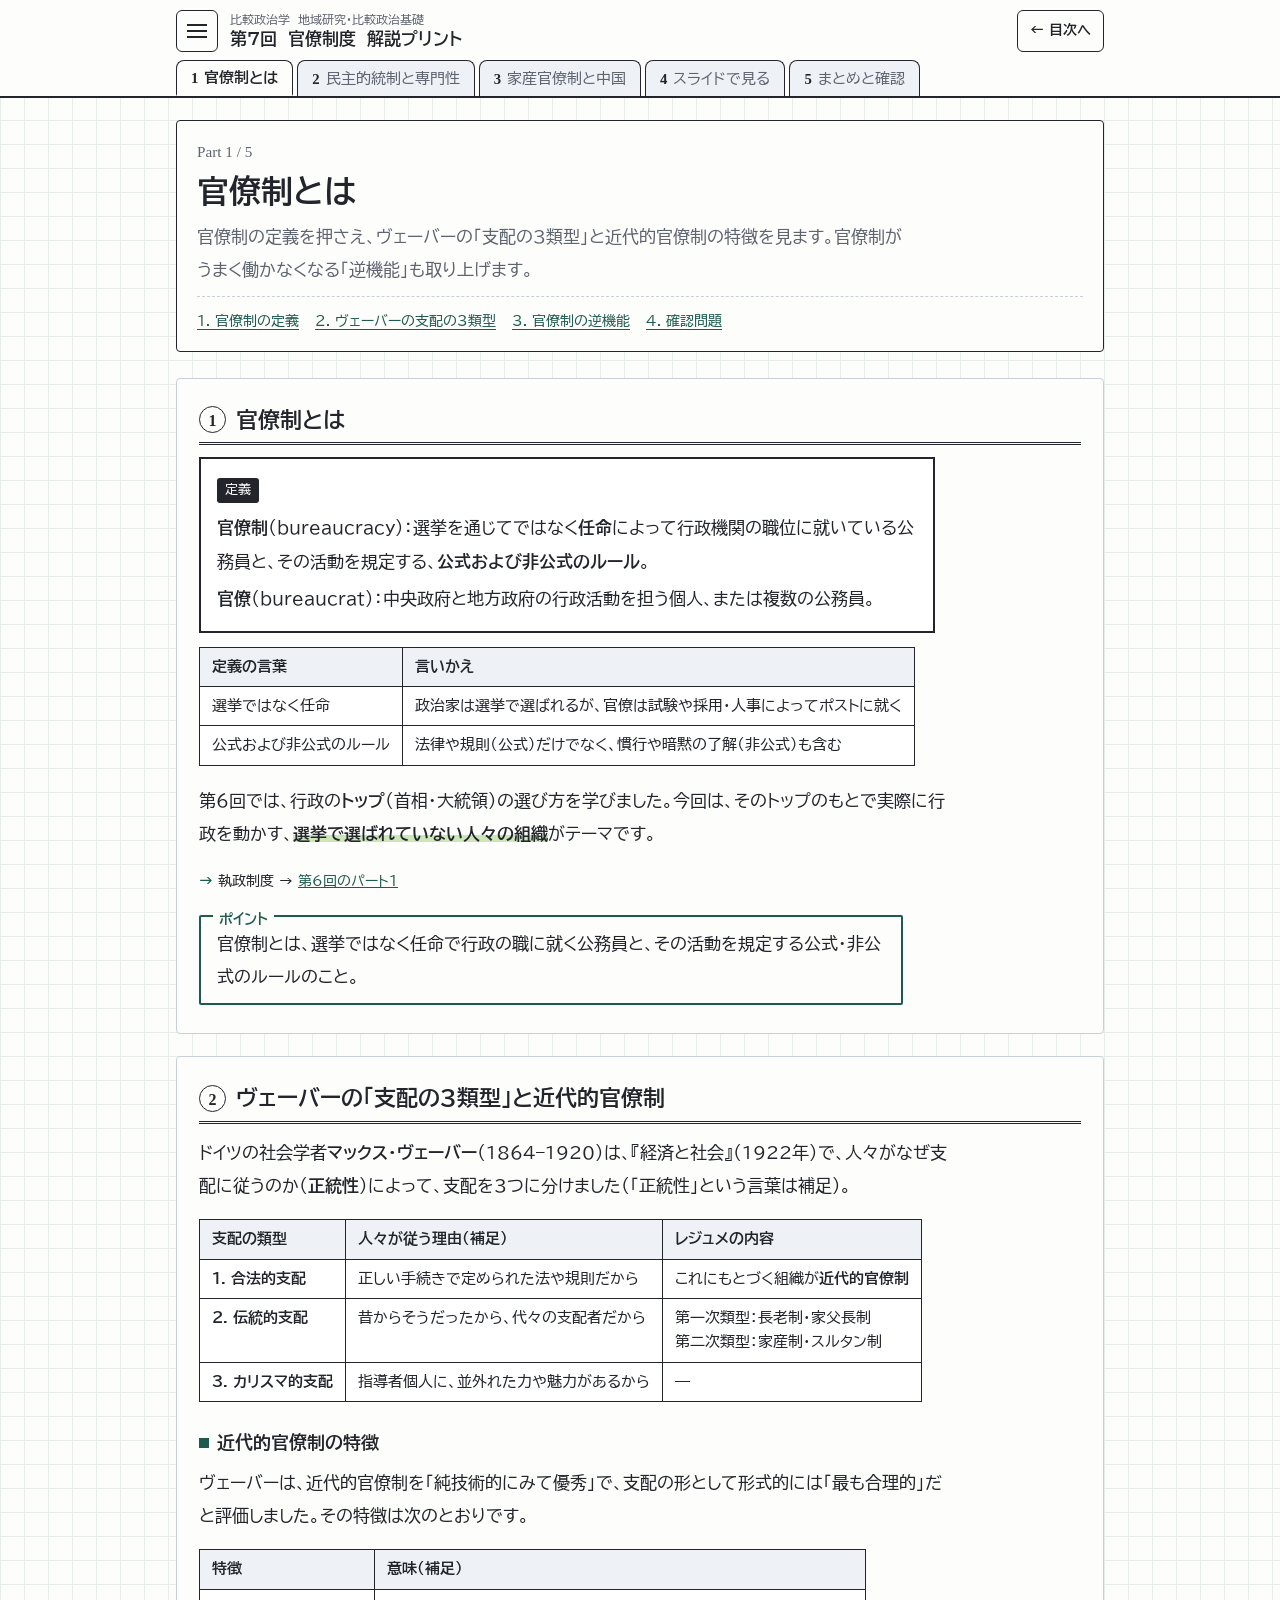
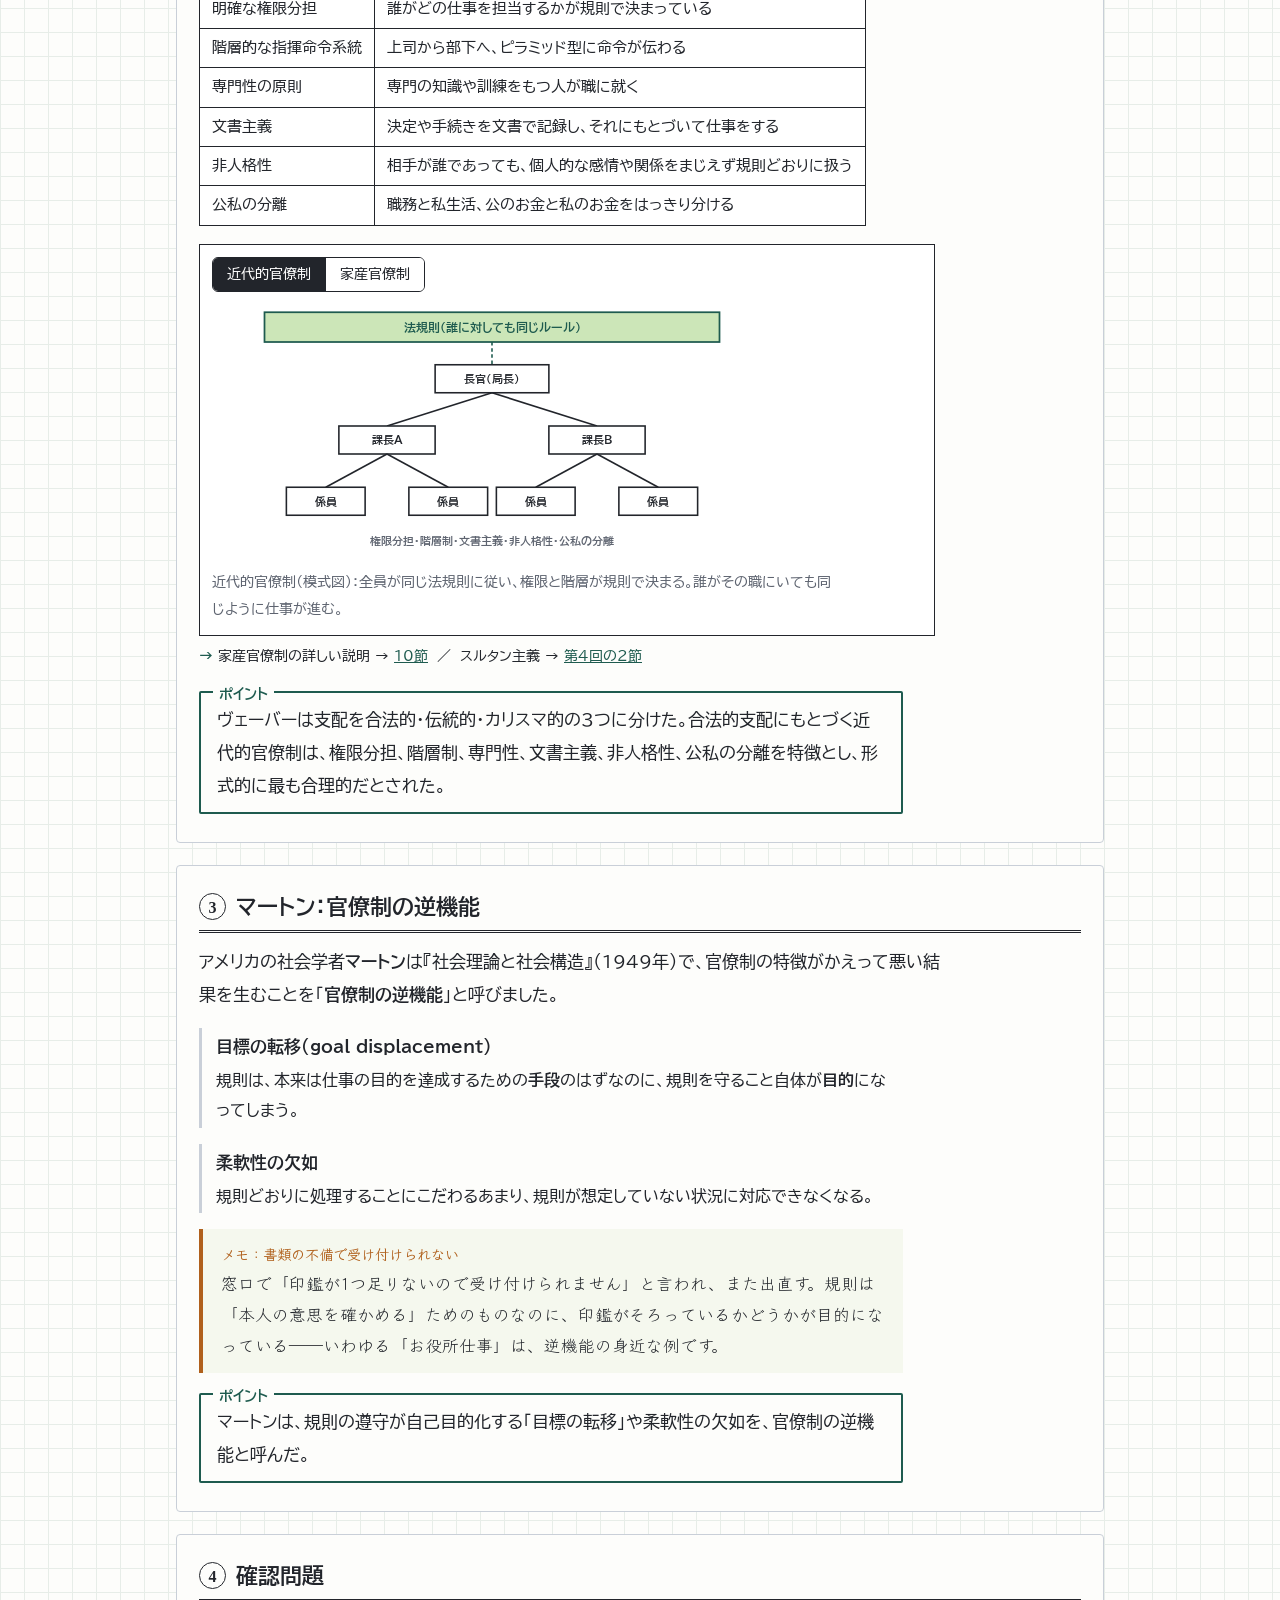
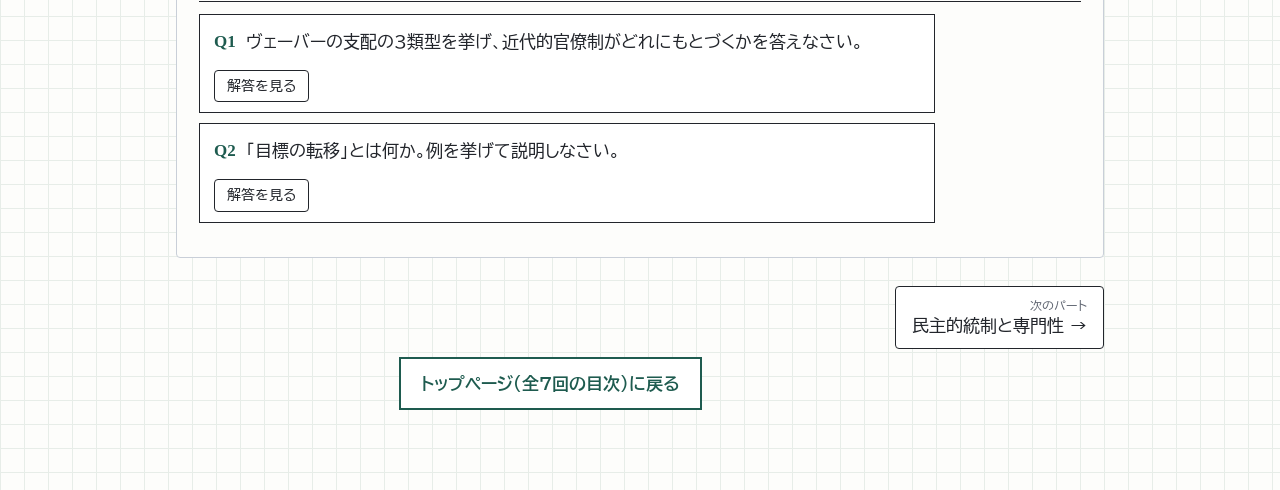
<file: ch07/index.html>
<!DOCTYPE html>
<html lang="ja">
<head>
<meta charset="utf-8">
<meta name="viewport" content="width=device-width, initial-scale=1">
<title>第7回 官僚制度｜比較政治学</title>
<link rel="preconnect" href="https://fonts.googleapis.com">
<link rel="preconnect" href="https://fonts.gstatic.com" crossorigin>
<link href="https://fonts.googleapis.com/css2?family=BIZ+UDPGothic:wght@400;700&family=Klee+One:wght@400;600&display=swap" rel="stylesheet">
<style>
/* hikakuseiji の配色：lily（青・朱・黄）と区別するため、深緑・琥珀・若草に変更 */
/* 設計: 方眼紙に書いた講義プリント。黒インクの本文、青ペンの強調、朱ペンの書き込み、黄色の蛍光ペン。上部に固定ヘッダーとパートのタブ、左からメニューが出る */
:root{
  --paper:#fdfdfb;
  --grid:#e7ede8;
  --ink:#22252b;
  --sub:#5e6470;
  --line:#c9cfd8;
  --blue:#1e5b4f;
  --red:#b0601c;
  --teal:#3d6a94;
  --marker:#cce6b8;
  --note:#f5f8ee;
  --font-body:"BIZ UDPGothic","Hiragino Kaku Gothic ProN","Yu Gothic",Meiryo,sans-serif;
  --font-hand:"Klee One","Hiragino Maru Gothic ProN","Yu Gothic",sans-serif;
  --font-math:"Times New Roman",Times,serif;
  color-scheme:light;
}
*{box-sizing:border-box}
html,body{margin:0}
body{
  background-color:var(--paper);
  background-image:linear-gradient(var(--grid) 1px,transparent 1px),linear-gradient(90deg,var(--grid) 1px,transparent 1px);
  background-size:24px 24px;
  color:var(--ink);font-family:var(--font-body);font-size:17px;line-height:1.95;
  -webkit-text-size-adjust:100%;
}
a{color:var(--blue)}
button{font:inherit;color:inherit}
:focus-visible{outline:2px solid var(--blue);outline-offset:2px}

/* ヘッダー */
.bar{position:sticky;top:0;z-index:20;background:var(--paper);border-bottom:2px solid var(--ink)}
.bar-in{max-width:960px;margin:0 auto;padding:10px 16px 0;display:flex;align-items:center;gap:12px}
.burger{width:42px;height:42px;border:1.5px solid var(--ink);background:var(--paper);border-radius:6px;display:grid;place-items:center;cursor:pointer;flex:none}
.burger span{display:block;width:20px;height:2px;background:var(--ink);box-shadow:0 -6px 0 var(--ink),0 6px 0 var(--ink)}
.course{line-height:1.35;min-width:0}
.course small{display:block;color:var(--sub);font-size:.78rem}
.course b{font-size:1.05rem}
.tabs{max-width:960px;margin:8px auto 0;padding:0 16px;display:flex;gap:4px;overflow-x:auto;scrollbar-width:none}
.tabs::-webkit-scrollbar{display:none}
.tab{flex:none;border:1.5px solid var(--ink);border-bottom:none;background:#eef1f5;border-radius:8px 8px 0 0;padding:6px 14px 5px;cursor:pointer;font-size:.92rem;line-height:1.5;color:var(--sub);position:relative;top:2px}
.tab .n{font-family:var(--font-math);font-weight:700;margin-right:6px;color:var(--ink)}
.tab[aria-selected="true"]{background:var(--paper);color:var(--ink);font-weight:700;border-bottom:2px solid var(--paper);z-index:1}

/* ドロワー */
.scrim{position:fixed;inset:0;background:rgba(20,24,32,.35);z-index:30;opacity:0;pointer-events:none;transition:opacity .2s}
.drawer{position:fixed;top:0;left:0;bottom:0;width:min(340px,86vw);background:var(--paper);z-index:31;border-right:2px solid var(--ink);transform:translateX(-102%);transition:transform .22s ease;overflow-y:auto;padding:16px 18px 40px}
body.menu-open .scrim{opacity:1;pointer-events:auto}
body.menu-open .drawer{transform:none}
.drawer-head{display:flex;justify-content:space-between;align-items:center;border-bottom:1.5px solid var(--ink);padding-bottom:8px;margin-bottom:10px}
.drawer-head b{font-size:1rem}
.close{border:1.5px solid var(--ink);background:none;border-radius:6px;width:36px;height:36px;cursor:pointer;font-size:1.2rem;line-height:1}
.drawer h4{margin:14px 0 2px;font-size:.95rem}
.drawer h4 button{background:none;border:none;padding:0;cursor:pointer;text-align:left;font-weight:700}
.drawer h4 .n{font-family:var(--font-math);margin-right:6px}
.drawer ul{list-style:none;margin:0;padding:0 0 0 12px;border-left:1.5px solid var(--line)}
.drawer li button{background:none;border:none;padding:3px 0;cursor:pointer;color:var(--sub);text-align:left;font-size:.9rem;line-height:1.5}
.drawer li button:hover{color:var(--blue)}
.drawer .cur>button{color:var(--blue)}

/* 本文 */
main{max-width:960px;margin:0 auto;padding:22px 16px 80px}
.part{display:none}
.part.on{display:block}
.part-head{background:var(--paper);border:1.5px solid var(--ink);border-radius:4px;padding:16px 20px;margin-bottom:26px}
.part-head .pn{font-family:var(--font-math);font-size:.95rem;color:var(--sub)}
.part-head h1{font-size:clamp(1.5rem,3.6vw,2rem);line-height:1.4;margin:2px 0 6px;text-wrap:balance}
.part-head p{margin:0;color:var(--sub);max-width:42em}
.toc-mini{display:flex;flex-wrap:wrap;gap:4px 16px;margin-top:10px;padding-top:10px;border-top:1px dashed var(--line);font-size:.9rem}
.toc-mini button{background:none;border:none;padding:0;cursor:pointer;color:var(--blue);text-decoration:underline;text-underline-offset:3px}

section{background:var(--paper);border:1px solid var(--line);border-radius:4px;padding:6px 22px 24px;margin-bottom:22px;scroll-margin-top:120px}
@media (max-width:560px){section{padding:4px 14px 18px}}
h2{font-size:1.4rem;line-height:1.5;margin:18px 0 12px;padding-bottom:6px;border-bottom:3px double var(--ink);text-wrap:balance}
h2 .sn{display:inline-block;min-width:1.7em;height:1.7em;line-height:1.7em;text-align:center;border:1.5px solid var(--ink);border-radius:50%;font-family:var(--font-math);font-size:1rem;margin-right:10px;vertical-align:.12em}
h3{font-size:1.1rem;margin:24px 0 6px;text-wrap:balance}
h3::before{content:"";display:inline-block;width:10px;height:10px;background:var(--blue);margin-right:8px;vertical-align:.05em}
p{margin:0 0 1em;max-width:44em}
.mk{background:linear-gradient(transparent 58%,var(--marker) 58%);font-weight:700}
.v{font-family:var(--font-math);font-style:italic;font-size:1.1em;white-space:nowrap}
.plus{color:var(--teal);font-weight:700}
.minus{color:var(--red);font-weight:700}
ul.dots,ol.steps{margin:0 0 1em;padding-left:1.4em;max-width:44em}
ul.dots li,ol.steps li{margin:3px 0}

/* 数式ボックス（教科書風に式番号を右寄せ） */
.eq{border:1.5px solid var(--ink);background:#fff;padding:12px 18px;margin:16px 0 6px;max-width:44rem;display:flex;align-items:baseline;gap:16px;flex-wrap:wrap}
.eq .f{font-family:var(--font-math);font-size:1.45rem;font-style:italic}
.eq .f sub{font-size:.65em}
.eq .no{margin-left:auto;font-size:.85rem;color:var(--sub)}
.eq-read{max-width:44rem;margin:0 0 16px;padding-left:20px;font-size:.95rem;color:var(--sub)}
.eq-read::before{content:"読み方　";color:var(--blue);font-weight:700}

/* 先生のメモ */
.memo{font-family:var(--font-hand);background:var(--note);border-left:4px solid var(--red);padding:12px 16px 12px 18px;margin:16px 0;max-width:44rem;font-size:1.05rem;line-height:1.85}
.memo .who{display:block;color:var(--red);font-weight:600;font-size:.9rem}
/* ポイント */
.point{border:2px solid var(--blue);border-radius:2px;padding:10px 16px;margin:20px 0 4px;max-width:44rem;position:relative}
.point::before{content:"ポイント";position:absolute;top:-.85em;left:12px;background:var(--paper);padding:0 6px;color:var(--blue);font-weight:700;font-size:.85rem}
.point p{margin:0}

/* 帯グラフ */
.bars{background:#fff;border:1px solid var(--line);padding:14px 16px 10px;margin:14px 0 18px;max-width:44rem}
.bars .sw{display:flex;gap:0;margin-bottom:12px;border:1.5px solid var(--ink);border-radius:6px;overflow:hidden;width:max-content}
.bars .sw button{border:none;background:#fff;padding:3px 14px;cursor:pointer;font-size:.88rem}
.bars .sw button+button{border-left:1.5px solid var(--ink)}
.bars .sw button[aria-selected="true"]{background:var(--ink);color:#fff}
.brow{display:grid;grid-template-columns:7.2em 1fr;align-items:center;gap:10px;margin:8px 0}
.brow .lab{font-size:.88rem;line-height:1.35}
.track{position:relative;height:34px}
.seg{position:absolute;top:0;bottom:0;display:flex;align-items:center;justify-content:center;font-size:.8rem;border:1.5px solid var(--ink);white-space:nowrap;overflow:hidden;font-variant-numeric:tabular-nums}
.seg.y{background:#d9ebe2}
.seg.c{background:#f3f4f6}.seg.i{background:#e7eaee}.seg.g{background:#d9dde3}
.seg.gap-p{background:repeating-linear-gradient(45deg,#dde6f0,#dde6f0 5px,#fff 5px,#fff 10px);color:var(--teal);font-weight:700;border-color:var(--teal);border-style:dashed}
.seg.gap-m{background:repeating-linear-gradient(45deg,#f5e5d3,#f5e5d3 5px,#fff 5px,#fff 10px);color:var(--red);font-weight:700;border-color:var(--red);border-style:dashed}
.seg.b{background:#e7eaee}.seg.ri{background:#e3efd6}.seg.nx{background:#dde6f0}
.seg-lab{position:absolute;top:0;bottom:0;display:flex;align-items:center;font-size:.85rem;white-space:nowrap}
.bars .cap{font-size:.88rem;color:var(--sub);margin:6px 0 0}

/* 表 */
.tw{overflow-x:auto;margin:12px 0 18px}
table{border-collapse:collapse;background:#fff;font-size:.95rem;font-variant-numeric:tabular-nums}
th,td{border:1px solid var(--ink);padding:7px 12px;text-align:left;vertical-align:top;line-height:1.6}
thead th{background:#eef1f5}
td.c{text-align:center;white-space:nowrap}
td.r{text-align:right}
table.calc-t td{border:none;border-bottom:1px dotted var(--line);padding:3px 14px 3px 0}
table.calc-t tr:last-child td{border-bottom:2px solid var(--ink);font-weight:700}

/* 図 */
figure{margin:14px 0 20px}
figcaption{font-size:.85rem;color:var(--sub);margin-top:4px}
.figbox{background:#fff;border:1px solid var(--line);padding:8px;overflow-x:auto}
svg text{font-family:var(--font-body);fill:var(--ink)}
svg .m{font-family:var(--font-math);font-style:italic}

/* シミュレーター */
.sim{background:#fff;border:1.5px solid var(--ink);padding:14px;margin:16px 0;display:grid;grid-template-columns:1fr;gap:14px}
@media (min-width:860px){.sim{grid-template-columns:minmax(0,1.15fr) minmax(0,1fr)}}
.grp{margin-bottom:10px}
.grp .gl{font-size:.78rem;color:var(--sub);display:block;margin-bottom:3px}
.chips{display:flex;flex-wrap:wrap;gap:5px}
.chips button{border:1.5px solid var(--ink);background:#fff;padding:2px 10px;border-radius:4px;cursor:pointer;font-size:.85rem;line-height:1.6}
.chips button[aria-pressed="true"]{background:var(--ink);color:#fff}
.explain{border-top:1px dashed var(--line);padding-top:10px;margin-top:6px}
.explain .t{font-weight:700;margin:0}
.explain .x{font-size:.95rem;margin:4px 0}
.explain .f{font-size:.8rem;color:var(--sub);margin:0}
.meter{display:grid;grid-template-columns:repeat(3,1fr);border:1.5px solid var(--ink);margin:10px 0}
.meter div{padding:6px 8px;text-align:center}
.meter div+div{border-left:1px solid var(--ink)}
.meter small{display:block;font-size:.75rem;color:var(--sub);line-height:1.3}
.meter strong{font-size:1.3rem;font-family:var(--font-math);font-variant-numeric:tabular-nums}
.sl{display:grid;grid-template-columns:7.4em 1fr 3.6em;gap:8px;align-items:center;font-size:.88rem}
.sl input{width:100%;accent-color:var(--blue)}
.sl output{text-align:right;font-family:var(--font-math);font-variant-numeric:tabular-nums}
.sm{font-size:.8rem;color:var(--sub);margin:6px 0 0}

/* 内部タブ（ケース別） */
.itabs{display:flex;gap:0;border-bottom:1.5px solid var(--ink);margin:14px 0 0;overflow-x:auto}
.itabs button{border:none;background:none;padding:6px 14px;cursor:pointer;color:var(--sub);border-bottom:3px solid transparent;margin-bottom:-1.5px;white-space:nowrap}
.itabs button[aria-selected="true"]{color:var(--ink);font-weight:700;border-bottom-color:var(--blue)}
.ipanel{padding:12px 0 0}
.ipanel[hidden]{display:none}
.case{border-left:3px solid var(--line);padding:2px 0 2px 14px;margin:0 0 16px;max-width:44rem}
.case b{display:block}
.case p b{display:inline}
.case .res{font-size:.9rem;margin:2px 0}
.case p{margin:2px 0 0;font-size:.97rem}

/* 手順 */
.flow{display:grid;grid-template-columns:1fr;gap:8px;max-width:44rem;margin:12px 0 16px;counter-reset:f}
@media (min-width:700px){.flow{grid-template-columns:repeat(3,1fr)}}
.flow div{border:1.5px solid var(--ink);background:#fff;padding:10px 12px;font-size:.93rem;line-height:1.7;counter-increment:f}
.flow div::before{content:"手順" counter(f);display:block;font-weight:700;color:var(--blue);font-size:.82rem}

/* 計算機 */
.calc{background:#fff;border:1.5px solid var(--ink);padding:14px 16px;margin:14px 0;max-width:44rem}
.calc .out{font-size:.98rem;margin-top:10px}
.calc .chk{color:var(--sub);font-size:.88rem}

/* 確認問題 */
.q{border:1px solid var(--ink);background:#fff;margin:10px 0;max-width:46rem}
.q .qq{padding:10px 14px;display:flex;gap:10px}
.q .qn{font-family:var(--font-math);font-weight:700;color:var(--blue)}
.q button.show{margin:0 14px 10px;border:1.5px solid var(--ink);background:#fff;border-radius:4px;padding:2px 12px;cursor:pointer;font-size:.85rem}
.q .ans{border-top:1px dashed var(--line);padding:8px 14px 10px;font-family:var(--font-hand);font-size:1.05rem;background:var(--note)}
.q .ans[hidden]{display:none}
.q .ans::before{content:"解答　";color:var(--red);font-weight:600}

/* 前後ナビ */
.pager{display:flex;justify-content:space-between;gap:10px;margin-top:28px;flex-wrap:wrap}
.pager button{border:1.5px solid var(--ink);background:#fff;padding:10px 16px;cursor:pointer;border-radius:4px;text-align:left;line-height:1.4;max-width:48%}
.pager button small{display:block;color:var(--sub);font-size:.78rem}
.pager .next{margin-left:auto;text-align:right}
.src{font-size:.82rem;color:var(--sub);margin-top:30px;border-top:1px solid var(--line);padding-top:10px}

/* キャラクター */
.talk{display:flex;align-items:flex-end;gap:12px;margin:14px 0 18px;max-width:44rem}
.talk img{width:118px;height:auto;flex:none}
.talk .bubble{position:relative;background:#fff;border:2px solid var(--ink);border-radius:14px;padding:10px 16px;font-family:var(--font-hand);font-size:1.08rem;line-height:1.75;margin-bottom:30px}
.talk .bubble::before{content:"";position:absolute;left:-12px;bottom:16px;border:6px solid transparent;border-right:8px solid var(--ink)}
.talk .bubble::after{content:"";position:absolute;left:-8px;bottom:17px;border:5px solid transparent;border-right:7px solid #fff}
.talk.r{flex-direction:row-reverse;margin-left:auto}
.talk.r .bubble::before{left:auto;right:-12px;border-right-color:transparent;border-left:8px solid var(--ink)}
.talk.r .bubble::after{left:auto;right:-8px;border-right-color:transparent;border-left:7px solid #fff}
.part-head{display:flex;gap:16px;align-items:flex-end}
.part-head .ph-main{flex:1;min-width:0}
.part-head .ph-fig{flex:none;width:150px;text-align:center;margin:-6px 0 -16px}
.part-head .ph-say{font-family:var(--font-hand);font-size:.88rem;line-height:1.5;background:#fff;border:1.5px solid var(--ink);border-radius:10px;padding:5px 8px;margin-bottom:6px;text-align:left;position:relative}
.part-head .ph-say::after{content:"";position:absolute;left:50%;bottom:-7px;width:10px;height:10px;background:#fff;border-right:1.5px solid var(--ink);border-bottom:1.5px solid var(--ink);transform:translateX(-50%) rotate(45deg)}
.part-head .ph-fig img{width:100%;height:auto;display:block}
@media (max-width:560px){.talk img{width:86px}.part-head .ph-fig{width:96px}.talk .bubble{font-size:1rem}}
.memo.withfig{display:flex;gap:14px;align-items:center}
.memo.withfig img{width:104px;height:auto;flex:none}
@media (max-width:560px){.memo.withfig img{width:78px}}

/* 課題パート */
.dl{margin:10px 0 16px}
.dlbtn{display:inline-flex;align-items:center;gap:12px;border:2px solid var(--ink);background:#fff;color:var(--ink);text-decoration:none;padding:8px 16px 8px 10px;border-radius:6px;line-height:1.4;box-shadow:3px 3px 0 var(--ink)}
.dlbtn:hover{background:#eaf3ee}
.dlbtn:active{transform:translate(2px,2px);box-shadow:1px 1px 0 var(--ink)}
.dlbtn .dlico{width:34px;height:40px;background:#1e5b4f;color:#fff;font-weight:700;display:grid;place-items:center;border-radius:3px;font-family:var(--font-math);font-size:1.2rem}
.dlbtn b{display:block}
.dlbtn small{display:block;color:var(--sub);font-size:.8rem}

.xref{font-size:.9rem;margin:6px 0 12px;max-width:44em}
.xref::before{content:"→ ";color:var(--blue);font-weight:700}
.xref a,.dots a{color:var(--blue);cursor:pointer}
.kq{border:2px solid var(--ink);background:#fff;padding:12px 16px;margin:12px 0 14px;max-width:46rem}
.kq .lab{display:inline-block;background:var(--ink);color:#fff;font-size:.8rem;padding:0 8px;border-radius:3px;margin-bottom:4px}
.kq p{margin:4px 0}
.memo.hint{border-left-color:var(--blue)}
.memo.hint .who{color:var(--blue)}
.locked{display:none;border:1.5px dashed var(--line);color:var(--sub);padding:8px 14px;max-width:44rem;font-size:.92rem;background:#fff}
body.ans-off .locked{display:block}
body.ans-off .sol{display:none}
.solbtn{border:1.5px solid var(--ink);background:var(--ink);color:#fff;border-radius:4px;padding:6px 16px;cursor:pointer;margin:6px 0 10px}
.solbtn[aria-expanded="true"]{background:#fff;color:var(--ink)}
.step{border-top:1px dashed var(--line);padding-top:6px;margin-top:10px}
h3.stp::before{display:none}
h3.stp .st{display:inline-block;font-size:.8rem;background:var(--blue);color:#fff;padding:0 9px;border-radius:3px;margin-right:8px;vertical-align:.12em}
.ansSwitch{display:flex;flex-wrap:wrap;align-items:center;gap:6px 16px;border:2px solid var(--ink);background:#fff;padding:10px 14px;margin:14px 0 16px;max-width:46rem}
.sw-l{display:flex;align-items:center;gap:10px;cursor:pointer;font-weight:700}
.sw-l input{position:absolute;opacity:0;width:1px;height:1px}
.sw-ui{width:46px;height:26px;border-radius:13px;background:#c9cfd8;position:relative;flex:none;transition:background .15s}
.sw-ui::after{content:"";position:absolute;top:3px;left:3px;width:20px;height:20px;border-radius:50%;background:#fff;box-shadow:0 1px 2px rgba(0,0,0,.3);transition:left .15s}
.sw-l input:checked+.sw-ui{background:var(--teal)}
.sw-l input:checked+.sw-ui::after{left:23px}
.sw-l input:focus-visible+.sw-ui{outline:2px solid var(--blue);outline-offset:2px}
.sw-note{font-size:.88rem;color:var(--sub)}
.gwrap{background:#fff;border:1.5px solid var(--ink);padding:12px;margin:14px 0 6px;max-width:46rem}
.gsw{display:flex;border:1.5px solid var(--ink);border-radius:6px;overflow:hidden;width:max-content;max-width:100%;margin-bottom:8px;flex-wrap:wrap}
.gsw button{border:none;background:#fff;padding:3px 14px;cursor:pointer;font-size:.88rem}
.gsw button+button{border-left:1.5px solid var(--ink)}
.gsw button[aria-pressed="true"]{background:var(--ink);color:#fff}
.gwrap svg{width:100%;max-width:560px;height:auto;display:block}
.gcap{font-size:.88rem;color:var(--sub);margin:6px 0 0}
.howto{font-size:.93rem;max-width:44rem;margin:6px 0 16px;padding-left:1.3em}
.trap{border:2px dashed var(--red);padding:10px 16px;margin:16px 0;max-width:44rem;background:#fff}
.trap b{color:var(--red)}
.point.ketsu::before{content:"結論"}
.answer{border:1.5px solid var(--ink);background:#fff;padding:14px 18px 6px;margin:20px 0 16px;max-width:46rem;position:relative}
.answer::before{content:"答案の書き方の例";position:absolute;top:-.8em;left:12px;background:var(--ink);color:#fff;font-size:.8rem;padding:0 8px;border-radius:3px}
.answer p{font-size:.97rem}
.num{background:#fff;border:1px solid var(--line);padding:10px 16px;margin:14px 0;max-width:44rem}
.num .h{font-size:.82rem;color:var(--sub);display:block}
#kadai .brow{grid-template-columns:5.5em 1fr}
#kadai .seg.g{background:#e3efd6}
@media (prefers-reduced-motion: reduce){*{transition:none!important}}

/* 数式（分数・Σ/Π/∫ の上下添字）— 全章共通 */
.mx{font-family:var(--font-math);display:inline-flex;align-items:center;gap:.12em;vertical-align:middle;white-space:nowrap;font-size:1.08em}
.mx i{font-style:italic}
.frac{display:inline-flex;flex-direction:column;align-items:center;vertical-align:middle;margin:0 .12em;line-height:1.25}
.frac>span:first-child{border-bottom:1px solid currentColor;padding:0 .25em}
.frac>span:last-child{padding:0 .25em}
.bop{display:inline-flex;flex-direction:column;align-items:center;vertical-align:middle;line-height:1;margin:0 .12em}
.bop .s{font-size:1.7em;line-height:1}
.bop small{font-size:.62em;line-height:1.1}
.eq .mx{font-size:1.25rem}
.eq.mxeq .f{font-style:normal}
.mxblock{display:block;overflow-x:auto;padding:4px 0}

/* ===== hikakuseiji：回共通の部品（第1・2回で本文に書いていたものを共通化） ===== */
.tl{border-left:3px solid var(--ink);margin:14px 0 20px 6px;padding:0 0 0 18px;max-width:46rem}
.tl li{list-style:none;position:relative;margin:0 0 10px;line-height:1.7}
.tl li::before{content:"";position:absolute;left:-25px;top:.55em;width:11px;height:11px;background:var(--paper);border:2.5px solid var(--blue);border-radius:50%}
.tl li.jp::before{border-color:var(--red)}
.tl .y{font-family:var(--font-math);font-weight:700;color:var(--blue);margin-right:.6em}
.tl li.jp .y{color:var(--red)}
.tl .tag{font-size:.75rem;border:1px solid currentColor;padding:0 5px;margin-left:.4em;color:var(--sub);white-space:nowrap}
.bk{border:1.5px solid var(--ink);background:#fff;padding:10px 14px 8px;margin:12px 0;max-width:46rem}
.bk .who{font-weight:700}
.bk .yr{font-family:var(--font-math);font-weight:700;color:var(--blue);margin-left:.4em}
.bk .ti{display:block;font-size:.88rem;color:var(--sub);line-height:1.6}
.bk p{margin:6px 0 0;font-size:.97rem}
.legend{font-size:.85rem;color:var(--sub);margin:4px 0 0}
.legend span{display:inline-block;margin-right:14px}
.legend i{display:inline-block;width:10px;height:10px;border-radius:50%;border:2.5px solid var(--blue);margin-right:5px;vertical-align:-1px}
.legend i.jp{border-color:var(--red)}
.vv{display:grid;grid-template-columns:1fr auto 1fr;gap:10px;align-items:center;max-width:44rem;margin:14px 0 18px}
.vv div{border:1.5px solid var(--ink);background:#fff;padding:10px 12px;text-align:center;line-height:1.6}
.vv div small{display:block;color:var(--sub);font-size:.8rem}
.vv .ar{border:none;background:none;font-size:1.6rem;color:var(--blue);padding:0}
.ref{border-left:3px solid var(--red);background:#fff;padding:8px 14px;margin:12px 0;max-width:46rem;font-size:.95rem}
.ref .h{display:block;font-size:.8rem;color:var(--red);font-weight:700}
/* トップページ（目次）に戻るボタン */
.home{margin-left:auto;flex:none;border:1.5px solid var(--ink);border-radius:6px;padding:6px 12px;font-size:.88rem;font-weight:700;color:var(--ink);text-decoration:none;background:var(--paper);white-space:nowrap}
.home:hover{background:var(--blue);border-color:var(--blue);color:#fff}
.home-foot{text-align:center;margin:8px 0 0}
.home-foot a{display:inline-block;border:2px solid var(--blue);color:var(--blue);font-weight:700;text-decoration:none;padding:8px 20px;background:#fff}
.home-foot a:hover{background:var(--blue);color:#fff}
@media (max-width:560px){.home{padding:5px 8px;font-size:.8rem}}
</style>
</head>
<body>

<div class="scrim" id="scrim"></div>
<nav class="drawer" id="drawer" aria-label="全体の目次" aria-hidden="true">
  <div class="drawer-head"><b>目次</b><button class="close" id="closeBtn" aria-label="目次を閉じる">×</button></div>
  <div id="drawerList"></div>
</nav>

<header class="bar">
  <div class="bar-in">
    <button class="burger" id="menuBtn" aria-label="目次を開く" aria-controls="drawer" aria-expanded="false"><span></span></button>
    <div class="course"><small>比較政治学　地域研究・比較政治基礎</small><b>第7回　官僚制度　解説プリント</b></div>
    <a class="home" href="../">← 目次へ</a>
  </div>
  <div class="tabs" role="tablist" aria-label="パート" id="tabs"></div>
</header>

<main>
<style>
/* 第7回：スライドビューアー */
.sv{border:2px solid var(--ink);background:#fff;padding:10px;max-width:960px;margin:14px 0 10px;outline:none}
.sv:focus-visible{outline:2px solid var(--blue);outline-offset:3px}
.sv-stage{position:relative;background:#f3f4f2;aspect-ratio:1600/893;touch-action:pan-y}
.sv-stage img{width:100%;height:100%;object-fit:contain;display:block}
.sv-bar{display:flex;align-items:center;gap:10px;margin-top:10px;flex-wrap:wrap}
.sv-bar button{border:1.5px solid var(--ink);background:#fff;padding:5px 14px;cursor:pointer;font-size:.92rem;font-weight:700}
.sv-bar button:hover:not(:disabled){background:var(--blue);border-color:var(--blue);color:#fff}
.sv-bar button:disabled{opacity:.35;cursor:default}
.sv-count{font-family:var(--font-math);font-weight:700;font-size:1.1rem;min-width:4.5em;text-align:center}
.sv-full{margin-left:auto}
.sv-title{font-weight:700;margin:8px 0 0}
.sv-x{font-size:.88rem;margin:2px 0 6px;color:var(--sub)}
.sv-thumbs{display:flex;gap:6px;overflow-x:auto;padding:6px 2px 4px}
.sv-thumbs button{flex:none;border:2px solid transparent;padding:0;background:none;cursor:pointer;position:relative;width:96px}
.sv-thumbs button img{width:96px;height:auto;display:block;opacity:.7}
.sv-thumbs button span{position:absolute;left:2px;top:2px;background:var(--ink);color:#fff;font-size:.7rem;padding:0 4px;font-family:var(--font-math)}
.sv-thumbs button[aria-current="true"]{border-color:var(--blue)}
.sv-thumbs button[aria-current="true"] img{opacity:1}
.sv:fullscreen{max-width:none;display:flex;flex-direction:column;justify-content:center;padding:16px;background:#111}
.sv:fullscreen .sv-stage{background:#111;flex:1;aspect-ratio:auto}
.sv:fullscreen .sv-title,.sv:fullscreen .sv-x,.sv:fullscreen .sv-thumbs{display:none}
.sv:fullscreen .sv-count{color:#fff}
</style>

<!-- ===================== パート1 ===================== -->
<div class="part" id="weber" data-title="官僚制とは" data-desc="官僚制の定義を押さえ、ヴェーバーの「支配の3類型」と近代的官僚制の特徴を見ます。官僚制がうまく働かなくなる「逆機能」も取り上げます。">

<section id="s1" data-t="官僚制の定義">
<h2><span class="sn">1</span>官僚制とは</h2>
<div class="kq"><span class="lab">定義</span><p><b>官僚制</b>（bureaucracy）：選挙を通じてではなく<b>任命</b>によって行政機関の職位に就いている公務員と、その活動を規定する、<b>公式および非公式のルール</b>。</p><p><b>官僚</b>（bureaucrat）：中央政府と地方政府の行政活動を担う個人、または複数の公務員。</p></div>
<div class="tw"><table>
<thead><tr><th>定義の言葉</th><th>言いかえ</th></tr></thead>
<tbody>
<tr><td>選挙ではなく任命</td><td>政治家は選挙で選ばれるが、官僚は試験や採用・人事によってポストに就く</td></tr>
<tr><td>公式および非公式のルール</td><td>法律や規則（公式）だけでなく、慣行や暗黙の了解（非公式）も含む</td></tr>
</tbody></table></div>
<p>第6回では、行政の<b>トップ</b>（首相・大統領）の選び方を学びました。今回は、そのトップのもとで実際に行政を動かす、<span class="mk">選挙で選ばれていない人々の組織</span>がテーマです。</p>
<p class="xref">執政制度 → <a href="../ch06/#seido">第6回のパート1</a></p>
<div class="point"><p>官僚制とは、選挙ではなく任命で行政の職に就く公務員と、その活動を規定する公式・非公式のルールのこと。</p></div>
</section>

<section id="s2" data-t="ヴェーバーの支配の3類型">
<h2><span class="sn">2</span>ヴェーバーの「支配の3類型」と近代的官僚制</h2>
<p>ドイツの社会学者<b>マックス・ヴェーバー</b>（1864–1920）は、『経済と社会』（1922年）で、人々がなぜ支配に従うのか（<b>正統性</b>）によって、支配を3つに分けました（「正統性」という言葉は補足）。</p>
<div class="tw"><table>
<thead><tr><th>支配の類型</th><th>人々が従う理由（補足）</th><th>レジュメの内容</th></tr></thead>
<tbody>
<tr><td><b>1. 合法的支配</b></td><td>正しい手続きで定められた法や規則だから</td><td>これにもとづく組織が<b>近代的官僚制</b></td></tr>
<tr><td><b>2. 伝統的支配</b></td><td>昔からそうだったから、代々の支配者だから</td><td>第一次類型：長老制・家父長制<br>第二次類型：家産制・スルタン制</td></tr>
<tr><td><b>3. カリスマ的支配</b></td><td>指導者個人に、並外れた力や魅力があるから</td><td>―</td></tr>
</tbody></table></div>
<h3>近代的官僚制の特徴</h3>
<p>ヴェーバーは、近代的官僚制を「純技術的にみて優秀」で、支配の形として形式的には「最も合理的」だと評価しました。その特徴は次のとおりです。</p>
<div class="tw"><table>
<thead><tr><th>特徴</th><th>意味（補足）</th></tr></thead>
<tbody>
<tr><td>明確な権限分担</td><td>誰がどの仕事を担当するかが規則で決まっている</td></tr>
<tr><td>階層的な指揮命令系統</td><td>上司から部下へ、ピラミッド型に命令が伝わる</td></tr>
<tr><td>専門性の原則</td><td>専門の知識や訓練をもつ人が職に就く</td></tr>
<tr><td>文書主義</td><td>決定や手続きを文書で記録し、それにもとづいて仕事をする</td></tr>
<tr><td>非人格性</td><td>相手が誰であっても、個人的な感情や関係をまじえず規則どおりに扱う</td></tr>
<tr><td>公私の分離</td><td>職務と私生活、公のお金と私のお金をはっきり分ける</td></tr>
</tbody></table></div>
<div class="gwrap">
  <div class="gsw" role="group" aria-label="官僚制の型の切り替え"><button type="button" data-g="bur" data-s="0" aria-pressed="true">近代的官僚制</button><button type="button" data-g="bur" data-s="1" aria-pressed="false">家産官僚制</button></div>
  <svg id="gBur" viewBox="0 0 640 300" role="img" aria-label="近代的官僚制と家産官僚制の模式図"></svg>
  <p class="gcap" id="gBur-cap"></p>
</div>
<p class="xref">家産官僚制の詳しい説明 → <a href="#s10" data-goto="s10">10節</a>　／　スルタン主義 → <a href="../ch04/#ruikei">第4回の2節</a></p>
<div class="point"><p>ヴェーバーは支配を合法的・伝統的・カリスマ的の3つに分けた。合法的支配にもとづく近代的官僚制は、権限分担、階層制、専門性、文書主義、非人格性、公私の分離を特徴とし、形式的に最も合理的だとされた。</p></div>
</section>

<section id="s3" data-t="官僚制の逆機能">
<h2><span class="sn">3</span>マートン：官僚制の逆機能</h2>
<p>アメリカの社会学者<b>マートン</b>は『社会理論と社会構造』（1949年）で、官僚制の特徴がかえって悪い結果を生むことを「<b>官僚制の逆機能</b>」と呼びました。</p>
<div class="case"><b>目標の転移（goal displacement）</b><p>規則は、本来は仕事の目的を達成するための<b>手段</b>のはずなのに、規則を守ること自体が<b>目的</b>になってしまう。</p></div>
<div class="case"><b>柔軟性の欠如</b><p>規則どおりに処理することにこだわるあまり、規則が想定していない状況に対応できなくなる。</p></div>
<div class="memo"><span class="who">メモ：書類の不備で受け付けられない</span>窓口で「印鑑が1つ足りないので受け付けられません」と言われ、また出直す。規則は「本人の意思を確かめる」ためのものなのに、印鑑がそろっているかどうかが目的になっている――いわゆる「お役所仕事」は、逆機能の身近な例です。</div>
<div class="point"><p>マートンは、規則の遵守が自己目的化する「目標の転移」や柔軟性の欠如を、官僚制の逆機能と呼んだ。</p></div>
</section>

<section id="s4" data-t="確認問題">
<h2><span class="sn">4</span>確認問題</h2>
<div class="q"><div class="qq"><span class="qn">Q1</span><span>ヴェーバーの支配の3類型を挙げ、近代的官僚制がどれにもとづくかを答えなさい。</span></div><button class="show" type="button">解答を見る</button><div class="ans" hidden>合法的支配、伝統的支配、カリスマ的支配。近代的官僚制は合法的支配にもとづく。</div></div>
<div class="q"><div class="qq"><span class="qn">Q2</span><span>「目標の転移」とは何か。例を挙げて説明しなさい。</span></div><button class="show" type="button">解答を見る</button><div class="ans" hidden>本来は目的を達成する手段である規則の遵守が、それ自体目的になってしまうこと。たとえば、本人確認のための書類の形式にこだわり、困っている人を助けるという本来の目的が後回しになる場合。</div></div>
</section>
</div>

<!-- ===================== パート2 ===================== -->
<div class="part" id="tosei" data-title="民主的統制と専門性" data-desc="選挙で選ばれていない官僚を、民主主義はどうコントロールするのか。専門性・自律性との緊張関係を、開発型国家、日米の比較、日本の政治主導の歩みから考えます。">

<section id="s5" data-t="民主的統制と自律性の緊張">
<h2><span class="sn">5</span>民主的統制と専門的自律性の緊張</h2>
<p>官僚制をめぐる大きな論点は、<span class="mk">民主的な統制</span>と、官僚の<span class="mk">専門的な自律性</span>のあいだの緊張です。官僚は選挙で選ばれていないので、国民の代表である政治家がコントロールすべきです。一方で、専門知識をもつ官僚に任せた方がよい政策ができることもあります。</p>
<div class="bk"><span class="who">ローウィ『自由主義の終焉―現代政府の問題性』</span><span class="yr">1969</span><span class="ti">Theodore J. Lowi, <i>The End of Liberalism</i>（村松岐夫監訳、木鐸社、1981年）</span><p>アメリカの政治を「<b>利益集団自由主義</b>」として批判しました。議会があいまいな法律しか作らず、具体的なことを行政の<b>裁量</b>に任せると、行政機関と利益集団の交渉で政策が決まってしまう。その結果、<b>公共の利益</b>や<b>民主的な統制</b>が損なわれる危険がある、と論じました。</p></div>
<div class="point"><p>官僚制には、民主的統制と専門的自律性の緊張がある。ローウィは、行政裁量の拡大と利益集団との交渉が、公共の利益と民主的統制を損なうと批判した。</p></div>
</section>

<section id="s6" data-t="開発型国家と官僚制">
<h2><span class="sn">6</span>開発型国家と官僚制</h2>
<p>官僚の自律性が経済発展を導いたとされる例が、<b>開発型国家</b>（developmental state）です。</p>
<div class="case"><b>戦後日本：通商産業省（通産省）と高度経済成長</b><p>通産省が産業政策を主導し、重点産業を育てたことが、高度経済成長につながったという見方です。アメリカの政治学者チャルマーズ・ジョンソンの研究（1982年）で広く知られるようになりました（研究者名と年は補足）。ただし、レジュメが注意しているように、<b>通産省の役割については異論もあります</b>。民間企業の力や市場の働きの方が大きかったという見方です（異論の中身は補足）。</p></div>
<div class="case"><b>アジアの「近代化志向官僚政体国家」</b><p>官僚と軍が中心となって国家を近代化しようとした体制です。例として、1932年の立憲革命後のタイ、スハルト政権下のインドネシアが挙げられています。</p></div>
<p class="xref">開発独裁と民主化の逆流 → <a href="../ch04/#ikou">第4回の6節</a></p>
<div class="point"><p>戦後日本の通産省や、タイ・インドネシアの官僚政体のように、官僚が経済発展や近代化を主導したとされる例がある。ただしその役割には異論もある。</p></div>
</section>

<section id="s7" data-t="執政制度と官僚制">
<h2><span class="sn">7</span>執政制度と官僚制：日本とアメリカ</h2>
<p>官僚の自律性と専門性は、執政制度によっても変わります。レジュメは、議院内閣制の日本と、大統領制のアメリカを比べています。</p>
<div class="tw"><table>
<thead><tr><th></th><th>議院内閣制（日本）</th><th>大統領制（アメリカ）</th></tr></thead>
<tbody>
<tr><td><b>自律性</b></td><td>官僚は議会多数派・政党と密接に結びつき、政策立案を継続的に支える。政策の継続性と官僚の裁量が比較的保たれやすい</td><td>政治任命職が多く、上層部の人事が選挙ごとに入れ替わるため、自律性は弱く政治への依存が強い。ただし議会と大統領が対立するときは、官僚が「<b>仲介的自律性</b>」を発揮して行政を維持することもある</td></tr>
<tr><td><b>専門性</b></td><td>長期のキャリアを前提に採用・昇進するので、専門性や制度の知識が蓄積しやすい</td><td>政治任命職が政策を指導するので、官僚は政策の<b>実施</b>を担う役割に傾く。専門性より忠誠が重視されることがある。ただし議会・監査制度・裁判所の制約が強い場合、専門機関としての能力が独自に発達することもある</td></tr>
</tbody></table></div>
<p class="xref">議院内閣制と大統領制 → <a href="../ch06/#seido">第6回のパート1</a></p>
<div class="point"><p>議院内閣制の日本では官僚の自律性と専門性が保たれやすく、大統領制のアメリカでは政治任命職が多いため官僚の政治的依存が強い。ただし条件によって例外もある。</p></div>
</section>

<section id="s8" data-t="政治家による官僚のコントロール">
<h2><span class="sn">8</span>民主主義体制での、政治家による官僚のコントロール</h2>
<p>政治家が官僚をコントロールする手段は、次の4つに整理されます。</p>
<div class="tw"><table>
<thead><tr><th>手段</th><th>具体例（補足）</th></tr></thead>
<tbody>
<tr><td>① 予算や組織編制など、<b>資源</b>のコントロール</td><td>省庁の予算や定員を増やしたり減らしたりする</td></tr>
<tr><td>② <b>人事</b>のコントロール</td><td>幹部の任命、政治任命職（political appointees）</td></tr>
<tr><td>③ 行政官庁の<b>意思決定手続き</b>のコントロール</td><td>決定の前に意見公募や審議会の手続きを義務づける</td></tr>
<tr><td>④ 官僚への<b>権限委譲の程度</b>を通じたコントロール</td><td>法律を細かく書くか、行政に任せる部分を大きくするか</td></tr>
</tbody></table></div>
<h3>日本の事例</h3>
<ul class="tl">
<li class="jp"><span class="y">1960〜80年代</span>大蔵省が予算編成の主導権を握る。政治任用のポストはごく限られ、政策の執行で官僚は比較的大きな裁量をもった。一方で、<b>族議員</b>や業界団体とのインフォーマルな政策調整・統制があった。</li>
<li class="jp"><span class="y">1990年代以降</span>小選挙区比例代表並立制への移行などで、党執行部と内閣（首相官邸）の権限が強まった。予算編成では内閣府の<b>経済財政諮問会議</b>が、人事では<b>内閣人事局</b>（2014年設置）が使われ、<b>政治主導</b>が強まった。</li>
</ul>
<p class="xref">選挙制度改革が政党を変えた → <a href="../ch05/#kiketsu">第5回の11節</a></p>
<div class="memo"><span class="who">メモ：第5回とのつながり</span>中選挙区制の時代は、議員が個人で後援会を抱え、族議員として官僚と個別に結びついていた。小選挙区制になると、党の公認や執行部の力が強まり、首相官邸が予算や人事で官僚を動かすようになった。選挙制度の変化が、政治家と官僚の関係まで変えたのです。</div>
<div class="point"><p>政治家は、資源、人事、意思決定手続き、権限委譲の程度を通じて官僚をコントロールする。日本では1990年代以降、選挙制度改革などを背景に、予算と人事の面で政治主導が強まった。</p></div>
</section>

<section id="s9" data-t="確認問題">
<h2><span class="sn">9</span>確認問題</h2>
<div class="q"><div class="qq"><span class="qn">Q1</span><span>ローウィの「利益集団自由主義」批判とは何か。</span></div><button class="show" type="button">解答を見る</button><div class="ans" hidden>議会が行政に大きな裁量を任せ、行政機関と利益集団の交渉で政策が決まるようになると、公共の利益や民主的統制が損なわれる、という批判。</div></div>
<div class="q"><div class="qq"><span class="qn">Q2</span><span>アメリカの官僚の自律性が日本より弱いとされるのはなぜか。</span></div><button class="show" type="button">解答を見る</button><div class="ans" hidden>大統領制のもとで政治任命職が多く、上層部の人事が選挙ごとに入れ替わるため、官僚が政治に依存しやすいから。</div></div>
</section>
</div>

<!-- ===================== パート3 ===================== -->
<div class="part" id="kasan" data-title="家産官僚制と中国" data-desc="近代的官僚制とは違う、支配者への人格的な服従にもとづく「家産官僚制」を見ます。中国の伝統的な官僚制から現代の党・国家体制までをたどり、最後に「ポスト官僚制」の問いを考えます。">

<section id="s10" data-t="家産官僚制">
<h2><span class="sn">10</span>家産官僚制</h2>
<div class="kq"><span class="lab">定義</span><p><b>家産官僚制</b>（patrimonial bureaucracy）：家産制支配のもとで、支配者（首長）に<b>人格的に従属する</b>行政幹部によって担われる官僚制</p></div>
<p>「家産」とは家の財産のことです。国を支配者の家の財産のように扱う支配が「家産制」です（言葉の説明は補足）。</p>
<div class="tw"><table>
<thead><tr><th></th><th>近代的官僚制</th><th>家産官僚制</th></tr></thead>
<tbody>
<tr><td>何に従うか</td><td>法規則にもとづく、非人格的な秩序</td><td>支配者個人への人格的な服従</td></tr>
<tr><td>公私の区別</td><td>官職や権限の公私を分離する</td><td>公私の分離が不徹底</td></tr>
</tbody></table></div>
<p>例として、古代エジプト、中国の歴代王朝、オスマン帝国、ヨーロッパの絶対王政期が挙げられます。日本の前近代の支配体制にも家産制的な要素が見られます。</p>
<p>ただし、家産官僚制でも、組織が大きくなるにつれて、規則や職務分担にもとづく非人格的な行政の仕組みが発達することがあります。</p>
<p class="xref">2つの型の図 → <a href="#s2" data-goto="s2">2節</a></p>
<div class="point"><p>家産官僚制は、支配者への人格的な服従にもとづき、公私の分離が不徹底な官僚制。ただし組織の拡大とともに非人格的な仕組みが育つこともある。</p></div>
</section>

<section id="s11" data-t="中国の官僚制">
<h2><span class="sn">11</span>中国の官僚制：伝統的な家産官僚制から現代の党・国家体制へ</h2>
<h3>ヴェーバーが論じた中国の官僚制</h3>
<ul class="dots">
<li>ヴェーバーは、中国の官僚制を<b>家産官僚制</b>の具体例として論じた。官僚を選ぶ<b>科挙</b>についても、近代的な専門行政官僚の養成とは違うものと評価した。</li>
<li>支配者への恭順（つつしんで従うこと）の土台は「<b>孝</b>」であり、君主と臣下の関係は、親子関係になぞらえたもの（擬制的な親子関係）だった。</li>
<li>皇帝は「<b>天子</b>」とされた。天は、理にかなった規範の支配によって保証される平穏の守り手とされた。</li>
<li>皇帝個人の支配を支える<b>側近勢力</b>（宦官・将軍・寵臣・後宮など）と、科挙を経て登用された<b>士大夫官僚</b>とのあいだには、対立があった。</li>
</ul>
<div class="memo"><span class="who">メモ：科挙は何を試したのか</span>科挙では、主に儒教の古典の知識や詩文の力が試された（補足）。財政や土木の専門知識ではなく、教養ある人格者であることが求められたのです。ヴェーバーが「近代的な専門官僚の養成とは違う」と見たのは、このためです。</div>
<h3>現代：中国共産党一党独裁下の党・国家体制</h3>
<ul class="dots">
<li>中国共産党が国家の行政機構を<b>領導</b>（指導）している。</li>
<li>党の組織を通じて、幹部の人事や重要な政策を統制している。</li>
<li>政治指導者と行政官僚の<b>境界がはっきりしない</b>。</li>
</ul>
<p class="xref">中国政治に根づくエリート的な考え方 → <a href="../ch03/#elite">第3回の8節</a></p>
<div class="point"><p>ヴェーバーは中国を家産官僚制の例とした（孝、天子、側近と士大夫の対立）。現代中国では、共産党が人事と政策を通じて行政を指導し、政治と行政の境界が不明瞭である。</p></div>
</section>

<section id="s12" data-t="ポスト官僚制？">
<h2><span class="sn">12</span>ポスト官僚制？</h2>
<p>レジュメは最後に、官僚制の将来についての問いを示しています。</p>
<ul class="dots">
<li>グローバル化、情報化、デジタル化にともなって、組織についての考え方（組織哲学）が急速に変わっている。</li>
<li>従来型の官僚の採用・養成の仕組みを見直す必要が出てきている。</li>
</ul>
<p>たとえば、ピラミッド型の階層組織よりも、専門家が分野を越えてチームを組む柔軟な組織が求められたり、民間から専門人材を中途採用したりする動きがあります（例は補足）。ヴェーバーが描いた近代的官僚制の特徴（階層制、文書主義、長期のキャリア）が、これからも最も合理的と言えるのかが問われています。</p>
<div class="point"><p>グローバル化・デジタル化のなかで、ヴェーバー型の官僚制や従来の官僚の採用・養成のあり方が見直しを迫られている。</p></div>
</section>

<section id="s13" data-t="確認問題">
<h2><span class="sn">13</span>確認問題</h2>
<div class="q"><div class="qq"><span class="qn">Q1</span><span>家産官僚制と近代的官僚制の違いを2点挙げなさい。</span></div><button class="show" type="button">解答を見る</button><div class="ans" hidden>①近代的官僚制は法規則にもとづく非人格的な秩序に従うが、家産官僚制は支配者への人格的な服従にもとづく。②近代的官僚制は官職や権限の公私を分離するが、家産官僚制ではそれが不徹底である。</div></div>
<div class="q"><div class="qq"><span class="qn">Q2</span><span>ヴェーバーが、中国の科挙を近代的な専門官僚の養成とは違うと評価したのはなぜか。</span></div><button class="show" type="button">解答を見る</button><div class="ans" hidden>科挙は主に儒教の古典の教養を試すもので、行政の専門知識や技術をもつ官僚を養成するものではなかったから（理由の説明は補足を含む）。</div></div>
</section>
</div>

<!-- ===================== パート4：スライド ===================== -->
<div class="part" id="slide" data-title="スライドで見る" data-desc="執政制度（第6回）と官僚制（第7回）の内容を、13枚のスライドで絵とともにたどります。ボタン、左右キー、スワイプでめくれます。">

<section id="s14" data-t="スライド（13枚）">
<h2><span class="sn">14</span>スライドで見る：国を動かす「リーダー」と「裏方」たち</h2>
<p>政治家（船長）と官僚（機関士）の関係をたとえにして、第6回の執政制度と第7回の官僚制をまとめたスライドです。下のボタンや左右キーでめくってください。小さな一覧を押すと、そのページに飛びます。</p>
<div class="sv" id="sv" tabindex="0" aria-roledescription="スライドビューアー" aria-label="スライド 13枚">
  <div class="sv-stage"><img id="svImg" alt="" width="1600" height="893"></div>
  <div class="sv-bar">
    <button type="button" id="svPrev" aria-label="前のスライド">← 前へ</button>
    <span class="sv-count" id="svCount" aria-live="polite"></span>
    <button type="button" id="svNext" aria-label="次のスライド">次へ →</button>
    <button type="button" id="svFull" class="sv-full" aria-label="全画面で表示">全画面</button>
  </div>
  <p class="sv-title" id="svTitle"></p>
  <p class="sv-x" id="svX"></p>
  <div class="sv-thumbs" id="svThumbs" role="list"></div>
</div>
<div class="point"><p>スライドは、政治家を「船長」、官僚を「機関士」にたとえて、両者の力関係と、それを決めるルール（執政制度・選挙制度）の関係を描いている。</p></div>
</section>
</div>

<!-- ===================== パート5 ===================== -->
<div class="part" id="matome" data-title="まとめと確認" data-desc="第7回の流れを年表とキーワードで振り返り、確認問題で理解を確かめます。">

<section id="s15" data-t="年表で振り返る">
<h2><span class="sn">15</span>年表で振り返る</h2>
<p class="legend"><span><i></i>欧米・世界・アジアの動き</span><span><i class="jp"></i>日本の動き</span></p>
<ul class="tl">
<li><span class="y">1922</span>ヴェーバー『経済と社会』<span class="tag">支配の3類型</span></li>
<li><span class="y">1932</span>タイの立憲革命、のち官僚政体国家へ<span class="tag">近代化志向官僚政体</span></li>
<li><span class="y">1949</span>マートン『社会理論と社会構造』<span class="tag">逆機能</span></li>
<li class="jp"><span class="y">1950〜70年代</span>通産省主導の産業政策と高度経済成長（役割には異論もある）<span class="tag">開発型国家</span></li>
<li class="jp"><span class="y">1960〜80年代</span>大蔵省が予算編成を主導、族議員による調整<span class="tag">官僚の裁量</span></li>
<li><span class="y">1969</span>ローウィ『自由主義の終焉』<span class="tag">民主的統制</span></li>
<li><span class="y">1960年代後半〜1998</span>インドネシアのスハルト政権（期間は補足）<span class="tag">近代化志向官僚政体</span></li>
<li class="jp"><span class="y">1994</span>小選挙区比例代表並立制の導入<span class="tag">政治主導へ</span></li>
<li class="jp"><span class="y">2014</span>内閣人事局の設置<span class="tag">政治主導</span></li>
</ul>
<p class="legend">文献の年は原著の刊行年です。</p>
</section>

<section id="s16" data-t="キーワード一覧">
<h2><span class="sn">16</span>キーワード一覧</h2>
<div class="tw"><table>
<thead><tr><th>キーワード</th><th>ひとことで</th><th>節</th></tr></thead>
<tbody>
<tr><td><b>官僚制</b></td><td>任命で職に就く公務員と、その活動を規定するルール</td><td class="c"><a href="#s1" data-goto="s1">1</a></td></tr>
<tr><td><b>合法的・伝統的・カリスマ的支配</b></td><td>ヴェーバーの支配の3類型</td><td class="c"><a href="#s2" data-goto="s2">2</a></td></tr>
<tr><td><b>近代的官僚制</b></td><td>権限分担、階層制、専門性、文書主義、非人格性、公私の分離</td><td class="c"><a href="#s2" data-goto="s2">2</a></td></tr>
<tr><td><b>官僚制の逆機能・目標の転移</b></td><td>規則の遵守が自己目的化する（マートン）</td><td class="c"><a href="#s3" data-goto="s3">3</a></td></tr>
<tr><td><b>利益集団自由主義</b></td><td>行政裁量と利益集団の交渉で政策が決まる状態への批判（ローウィ）</td><td class="c"><a href="#s5" data-goto="s5">5</a></td></tr>
<tr><td><b>開発型国家</b></td><td>官僚が産業政策で経済発展を主導する国家</td><td class="c"><a href="#s6" data-goto="s6">6</a></td></tr>
<tr><td><b>政治任命職</b></td><td>政治家が任命する行政の幹部ポスト。アメリカに多い</td><td class="c"><a href="#s7" data-goto="s7">7</a></td></tr>
<tr><td><b>政治主導</b></td><td>予算や人事で、首相官邸・内閣が官僚を主導すること</td><td class="c"><a href="#s8" data-goto="s8">8</a></td></tr>
<tr><td><b>家産官僚制</b></td><td>支配者への人格的な服従にもとづく官僚制</td><td class="c"><a href="#s10" data-goto="s10">10</a></td></tr>
<tr><td><b>党・国家体制</b></td><td>共産党が国家の行政を指導する体制（中国）</td><td class="c"><a href="#s11" data-goto="s11">11</a></td></tr>
</tbody></table></div>
</section>

<section id="s17" data-t="確認問題">
<h2><span class="sn">17</span>確認問題</h2>
<p>答えを考えてから「解答を見る」を押してください。</p>
<div class="q"><div class="qq"><span class="qn">Q1</span><span>官僚制における「民主的統制」と「専門的自律性」の緊張とは何か。日本の1990年代以降の変化を例に説明しなさい。</span></div><button class="show" type="button">解答を見る</button><div class="ans" hidden>選挙で選ばれていない官僚は国民の代表である政治家がコントロールすべきだが、専門知識をもつ官僚に任せた方がよい政策ができることもある、という緊張。日本ではかつて大蔵省が予算編成を主導し、官僚の裁量が大きかったが、1990年代以降は選挙制度改革などを背景に、経済財政諮問会議や内閣人事局を通じて首相官邸の政治主導が強まった。民主的統制は強まったが、官僚の専門性や中立性が損なわれないかという懸念も生じる。</div></div>
<div class="q"><div class="qq"><span class="qn">Q2</span><span>第6回の執政制度の違いは、官僚制にどんな違いをもたらすか。日本とアメリカを例に説明しなさい。</span></div><button class="show" type="button">解答を見る</button><div class="ans" hidden>議院内閣制の日本では、官僚は議会多数派・政党と密接に結びつき、長期のキャリアのもとで専門性を蓄積し、政策の継続性と裁量が保たれやすい。大統領制のアメリカでは、政治任命職が多く選挙ごとに上層部が入れ替わるため、官僚の自律性は弱く、実施を担う役割に傾く。ただし議会と大統領の対立時の仲介的自律性や、制約の強さによる専門能力の発達もありうる。</div></div>
<div class="q"><div class="qq"><span class="qn">Q3</span><span>現代中国の党・国家体制は、ヴェーバーの近代的官僚制の特徴とどこが異なるか。</span></div><button class="show" type="button">解答を見る</button><div class="ans" hidden>近代的官僚制では法規則にもとづく非人格的な秩序と、政治と行政の区別が前提となる。現代中国では共産党が人事と重要政策を通じて行政機構を指導し、政治指導者と行政官僚の境界が不明瞭であり、党組織への服従が行政を方向づける点で異なる。</div></div>
</section>

<section id="s18" data-t="考えてみよう">
<h2><span class="sn">18</span>考えてみよう</h2>
<div class="memo hint"><span class="who">問い1</span>内閣人事局による幹部人事は、民主的統制を強めたのだろうか、それとも官僚が政権の顔色をうかがう「忖度」を生んだのだろうか。両方の立場から考えてみよう。</div>
<div class="memo hint"><span class="who">問い2</span>デジタル化が進んだ社会で、ヴェーバーの言う「文書主義」や「階層的な指揮命令系統」は、どう変わるべきだろうか。</div>
<div class="memo hint"><span class="who">問い3</span>第1回から第7回までで学んだ「内在的視点」と「比較」の考え方を使うと、中国の官僚制を西洋の基準だけで評価することには、どんな問題があるだろうか。</div>
<p class="src">このページは、第7回レジュメ「官僚制度」の内容を、初学者向けに言いかえて解説したものです。「補足」と書いた箇所は、レジュメにない一般的な説明です。文献の年は原著の刊行年です。</p>
</section>
</div>

<div class="pager" id="pager"></div>
<p class="home-foot"><a href="../">トップページ（全7回の目次）に戻る</a></p>
</main>

<script>
/* 解説と答案例を最初から表示するときは true に変える */
const ANSWERS_DEFAULT_ON=false;
/* 第7回：近代的官僚制と家産官僚制（模式図） */
(function(){
  const C={ink:"#22252b",sub:"#5e6470",blue:"#1e5b4f",red:"#b0601c",grn:"#3d6a94",line:"#c9cfd8",mk:"#cce6b8",pale:"#eef3ee"};
  const t=(x,y,s,o={})=>`<text x="${x}" y="${y}" font-size="${o.fs||14}" text-anchor="${o.a||"start"}" ${o.w?'font-weight="700"':""} style="fill:${o.c||C.ink}">${s}</text>`;
  const svg=document.getElementById("gBur"),cap=document.getElementById("gBur-cap");
  if(!svg)return;
  const node=(x,y,w,lab,fill,st)=>`<rect x="${x-w/2}" y="${y-16}" width="${w}" height="32" fill="${fill||"#fff"}" stroke="${st||C.ink}" stroke-width="1.8"/>`+t(x,y+5,lab,{a:"middle",fs:13,w:1});
  const ln=(x1,y1,x2,y2,c,d)=>`<line x1="${x1}" y1="${y1}" x2="${x2}" y2="${y2}" stroke="${c||C.ink}" stroke-width="1.8" ${d?`stroke-dasharray="${d}"`:""}/>`;
  function draw(k){
    let s="";
    if(k===0){
      s+=`<rect x="60" y="14" width="520" height="34" fill="${C.mk}" stroke="${C.blue}" stroke-width="2"/>`+t(320,37,"法規則（誰に対しても同じルール）",{a:"middle",fs:14,w:1,c:C.blue});
      s+=ln(320,48,320,74,C.blue,"4 3");
      s+=node(320,90,130,"長官（局長）");
      [[200,"課長A"],[440,"課長B"]].forEach(([x,l])=>{s+=ln(320,106,x,144)+node(x,160,110,l);});
      [[130,"係員"],[270,"係員"],[370,"係員"],[510,"係員"]].forEach(([x,l],i)=>{s+=ln(i<2?200:440,176,x,214)+node(x,230,90,l);});
      s+=t(320,280,"権限分担・階層制・文書主義・非人格性・公私の分離",{a:"middle",fs:13,c:C.sub,w:1});
    }else{
      const P=[[140,50,"側近"],[500,50,"寵臣"],[110,180,"官僚"],[530,180,"官僚"],[230,240,"官僚"],[410,240,"官僚"]];
      P.forEach(([x,y,l])=>{s+=ln(320,120,x,y,C.red,"5 4")+node(x,y,84,l);});
      s+=`<circle cx="320" cy="120" r="44" fill="${C.mk}" stroke="${C.red}" stroke-width="2.5"/>`+t(320,116,"支配者",{a:"middle",fs:15,w:1})+t(320,136,"（首長・皇帝）",{a:"middle",fs:11,c:C.sub});
      s+=t(320,24,"人格的な服従（恩顧・忠誠・「孝」）",{a:"middle",fs:13,w:1,c:C.red});
      s+=t(320,288,"公私の分離が不徹底。支配者との個人的な関係が地位を左右する",{a:"middle",fs:13,c:C.sub,w:1});
    }
    svg.innerHTML=s;
    cap.textContent=k===0?"近代的官僚制（模式図）：全員が同じ法規則に従い、権限と階層が規則で決まる。誰がその職にいても同じように仕事が進む。":
      "家産官僚制（模式図）：官僚や側近は、法規則ではなく支配者個人への人格的な服従で結びつく。国家は支配者の「家の財産」のように扱われる。";
  }
  document.querySelectorAll('.gsw button[data-g="bur"]').forEach(b=>b.addEventListener("click",()=>{
    document.querySelectorAll('.gsw button[data-g="bur"]').forEach(z=>z.setAttribute("aria-pressed",z===b?"true":"false"));draw(+b.dataset.s);}));
  draw(0);
})();

/* 第7回：スライドビューアー（画像は slides/sNN.webp、一覧は slides/tNN.webp） */
(function(){
  const sv=document.getElementById("sv");if(!sv)return;
  const S=[
    ["国を動かす「リーダー」と「裏方」たち","表紙。政治家と官僚の力関係から、世界の仕組みと日本を読み解く。",null],
    ["国という巨大な船は、誰がどうやって動かしているの？","方向を決める船長＝政治家（選挙で選ばれる）と、実際に動かす機関士＝官僚（試験に合格した専門家）。","#s1"],
    ["政治のトップはどうやって決まる？（2つの基本ルール）","大統領制（権力の二元性）と議院内閣制（権力の融合）。","../ch06/#seido"],
    ["ケーススタディ① ロシアはなぜ「超強力な大統領」を選んだ？","経済の大ピンチと議会との対立の中で、1993年の新憲法で強い大統領制ができた。","../ch06/#yoin"],
    ["政治学者の大論争「どっちの制度が平和なの？」","リンスの大統領制批判と、ホロウィッツの反論。唯一の正解はない。","../ch06/#antei"],
    ["そもそも「官僚」ってどんな人たち？","ヴェーバーの近代的官僚制：専門性、ピラミッド型、文書主義、非人格性。","#s2"],
    ["官僚制のワナ（完璧なルールがポンコツを生む？）","マートンの逆機能：ルールを守ること自体が目的になる（目標の転移）。","#s3"],
    ["永遠の綱引き「誰が官僚をコントロールすべき？」","民主的統制と専門的自律性の絶妙なバランス。","#s5"],
    ["政治家はどうやって官僚に言うことを聞かせる？","政治家の4つの手段：予算、人事、ルールの決定権、権限の委任。","#s8"],
    ["日本のケーススタディ（昭和編）：最強の官僚たち","1960〜80年代、族議員との調整のもとで官僚が経済成長をリードした。","#s8"],
    ["変化の引き金（1990年代）：ルールの変更がもたらした革命","小選挙区制の導入で党のトップ（首相）が強くなり、政治主導が進んだ。","../ch05/#kiketsu"],
    ["日本のケーススタディ（現代編）：政治家主導の光と影","2014年の内閣人事局の誕生。「忖度」などの新たな課題。","#s8"],
    ["結び","絶対的な正解のルールはない。政治家と官僚の絶妙なバランスと、それを選ぶ私たち国民の役割。",null]];
  const img=document.getElementById("svImg"),cnt=document.getElementById("svCount"),ti=document.getElementById("svTitle"),x=document.getElementById("svX"),th=document.getElementById("svThumbs");
  const prev=document.getElementById("svPrev"),next=document.getElementById("svNext"),full=document.getElementById("svFull");
  const src=i=>"slides/s"+String(i+1).padStart(2,"0")+".webp";
  let cur=0;
  S.forEach((s,i)=>{const b=document.createElement("button");b.type="button";b.setAttribute("role","listitem");b.setAttribute("aria-label",(i+1)+"枚目："+s[0]);
    b.innerHTML='<img loading="lazy" alt="" src="slides/t'+String(i+1).padStart(2,"0")+'.webp"><span>'+(i+1)+'</span>';
    b.addEventListener("click",()=>show(i));th.appendChild(b);});
  function show(i){
    cur=Math.max(0,Math.min(S.length-1,i));
    img.src=src(cur);img.alt=(cur+1)+"枚目のスライド："+S[cur][0];
    cnt.textContent=(cur+1)+" / "+S.length;ti.textContent=S[cur][0];
    x.innerHTML=S[cur][1]+(S[cur][2]?' <a href="'+S[cur][2]+'"'+(S[cur][2][0]==="#"?' data-goto="'+S[cur][2].slice(1)+'"':"")+'>関連する解説 →</a>':"");
    prev.disabled=cur===0;next.disabled=cur===S.length-1;
    [...th.children].forEach((b,k)=>{b.setAttribute("aria-current",k===cur?"true":"false");if(k===cur)b.scrollIntoView({block:"nearest",inline:"nearest"});});
    [cur+1,cur-1].forEach(k=>{if(k>=0&&k<S.length){const p=new Image();p.src=src(k);}});
  }
  prev.addEventListener("click",()=>show(cur-1));next.addEventListener("click",()=>show(cur+1));
  sv.addEventListener("keydown",e=>{if(e.key==="ArrowRight"){show(cur+1);e.preventDefault();}if(e.key==="ArrowLeft"){show(cur-1);e.preventDefault();}});
  let x0=null;const st=sv.querySelector(".sv-stage");
  st.addEventListener("touchstart",e=>{x0=e.touches[0].clientX;},{passive:true});
  st.addEventListener("touchend",e=>{if(x0===null)return;const dx=e.changedTouches[0].clientX-x0;if(Math.abs(dx)>40)show(cur+(dx<0?1:-1));x0=null;});
  st.addEventListener("click",e=>{const r=st.getBoundingClientRect();show(cur+(e.clientX-r.left>r.width/2?1:-1));});
  if(!sv.requestFullscreen)full.hidden=true;
  full.addEventListener("click",()=>{try{if(document.fullscreenElement)document.exitFullscreen();else sv.requestFullscreen().then(()=>sv.focus()).catch(()=>{});}catch(e){}});
  document.addEventListener("fullscreenchange",()=>{full.textContent=document.fullscreenElement?"全画面を閉じる":"全画面";});
  show(0);
})();

/* hikakuseiji 共通（lily から複製）：タブ・目次・前後ナビ・確認問題・内部タブ・解説スイッチ・相互リンク
   各章のHTMLは、.part（data-title, data-desc）と section（data-t, h2 .sn）を並べるだけでよい。
   パートが表示されたときに "partshown" イベント（detail.id）を発行する。 */
(function(){
  const parts=[...document.querySelectorAll(".part")];
  const tabs=document.getElementById("tabs");
  const drawerList=document.getElementById("drawerList");
  const body=document.body, menuBtn=document.getElementById("menuBtn"), drawer=document.getElementById("drawer");
  let current=0;

  parts.forEach((p,i)=>{
    p.setAttribute("role","tabpanel");
    const secs=[...p.querySelectorAll("section")];
    const head=document.createElement("div");head.className="part-head";
    head.innerHTML='<div class="ph-main"><div class="pn">Part '+(i+1)+' / '+parts.length+'</div><h1>'+p.dataset.title+'</h1><p>'+p.dataset.desc+'</p></div>';
    const mini=document.createElement("div");mini.className="toc-mini";
    secs.forEach(s=>{const b=document.createElement("button");b.type="button";b.textContent=s.querySelector(".sn").textContent+". "+s.dataset.t;b.addEventListener("click",()=>s.scrollIntoView({behavior:"smooth",block:"start"}));mini.appendChild(b);});
    head.querySelector(".ph-main").appendChild(mini);p.prepend(head);

    const t=document.createElement("button");t.type="button";t.className="tab";t.setAttribute("role","tab");t.id="tab-"+p.id;t.setAttribute("aria-controls",p.id);
    t.innerHTML='<span class="n">'+(i+1)+'</span>'+p.dataset.title;
    t.addEventListener("click",()=>go(i,true));
    t.addEventListener("keydown",e=>{if(e.key==="ArrowRight"){const k=(i+1)%parts.length;go(k,true);tabs.children[k].focus();}if(e.key==="ArrowLeft"){const k=(i-1+parts.length)%parts.length;go(k,true);tabs.children[k].focus();}});
    tabs.appendChild(t);p.setAttribute("aria-labelledby",t.id);

    const h=document.createElement("h4");const hb=document.createElement("button");hb.type="button";hb.innerHTML='<span class="n">'+(i+1)+'</span>'+p.dataset.title;hb.addEventListener("click",()=>{go(i,true);closeMenu();});h.appendChild(hb);drawerList.appendChild(h);
    const ul=document.createElement("ul");
    secs.forEach(s=>{const li=document.createElement("li");const b=document.createElement("button");b.type="button";b.textContent=s.querySelector(".sn").textContent+". "+s.dataset.t;b.addEventListener("click",()=>{go(i,false);closeMenu();setTimeout(()=>s.scrollIntoView({block:"start"}),30);});li.appendChild(b);ul.appendChild(li);});
    drawerList.appendChild(ul);
  });

  function go(i,top){
    current=i;
    parts.forEach((p,k)=>p.classList.toggle("on",k===i));
    [...tabs.children].forEach((t,k)=>{t.setAttribute("aria-selected",k===i?"true":"false");t.tabIndex=k===i?0:-1;});
    [...drawerList.querySelectorAll("h4")].forEach((h,k)=>h.classList.toggle("cur",k===i));
    tabs.children[i].scrollIntoView({block:"nearest",inline:"nearest"});
    const pg=document.getElementById("pager");pg.innerHTML="";
    if(i>0){const b=document.createElement("button");b.type="button";b.innerHTML="<small>前のパート</small>← "+parts[i-1].dataset.title;b.addEventListener("click",()=>go(i-1,true));pg.appendChild(b);}
    if(i<parts.length-1){const b=document.createElement("button");b.type="button";b.className="next";b.innerHTML="<small>次のパート</small>"+parts[i+1].dataset.title+" →";b.addEventListener("click",()=>go(i+1,true));pg.appendChild(b);}
    try{if(location.hash!=="#"+parts[i].id)history.replaceState(null,"","#"+parts[i].id);}catch(e){}
    if(top)window.scrollTo(0,0);
    document.dispatchEvent(new CustomEvent("partshown",{detail:{id:parts[i].id}}));
  }
  function openMenu(){body.classList.add("menu-open");drawer.setAttribute("aria-hidden","false");menuBtn.setAttribute("aria-expanded","true");document.getElementById("closeBtn").focus();}
  function closeMenu(){body.classList.remove("menu-open");drawer.setAttribute("aria-hidden","true");menuBtn.setAttribute("aria-expanded","false");}
  menuBtn.addEventListener("click",openMenu);
  document.getElementById("closeBtn").addEventListener("click",()=>{closeMenu();menuBtn.focus();});
  document.getElementById("scrim").addEventListener("click",closeMenu);
  document.addEventListener("keydown",e=>{if(e.key==="Escape"&&body.classList.contains("menu-open")){closeMenu();menuBtn.focus();}});
  window.addEventListener("hashchange",()=>{const k=parts.findIndex(p=>"#"+p.id===location.hash);if(k>=0&&k!==current)go(k,true);});

  /* 内部タブ（.itabs の button[aria-controls]） */
  document.querySelectorAll(".itabs").forEach(box=>{
    const bs=[...box.querySelectorAll("button")];
    const sel=i=>bs.forEach((b,k)=>{b.setAttribute("aria-selected",k===i?"true":"false");b.tabIndex=k===i?0:-1;document.getElementById(b.getAttribute("aria-controls")).hidden=k!==i;});
    bs.forEach((b,i)=>{b.addEventListener("click",()=>sel(i));b.addEventListener("keydown",e=>{if(e.key==="ArrowRight"){const k=(i+1)%bs.length;sel(k);bs[k].focus();}if(e.key==="ArrowLeft"){const k=(i-1+bs.length)%bs.length;sel(k);bs[k].focus();}});});
    sel(0);
  });

  /* 確認問題・ヒント（.q の .show で .ans を開閉） */
  document.querySelectorAll(".q").forEach(q=>{const b=q.querySelector(".show"),a=q.querySelector(".ans");if(!b||!a)return;const lab=b.textContent;b.setAttribute("aria-expanded","false");b.addEventListener("click",()=>{a.hidden=!a.hidden;b.textContent=a.hidden?lab:"閉じる";b.setAttribute("aria-expanded",a.hidden?"false":"true");});});

  /* 解説と答案例の表示スイッチ */
  const tg=document.getElementById("ansToggle"),note=document.getElementById("ansNote");
  if(tg){
    const setAns=on=>{document.body.classList.toggle("ans-off",!on);tg.checked=on;if(note)note.textContent=on?"オン：解説と答案例を表示しています。":"オフ：問題とヒントだけを表示しています。";};
    tg.addEventListener("change",()=>setAns(tg.checked));
    setAns(typeof ANSWERS_DEFAULT_ON!=="undefined"&&ANSWERS_DEFAULT_ON);
  }

  /* 解説の開閉 */
  document.querySelectorAll(".solbtn").forEach(b=>b.addEventListener("click",()=>{const bd=b.nextElementSibling;bd.hidden=!bd.hidden;b.setAttribute("aria-expanded",bd.hidden?"false":"true");b.textContent=bd.hidden?"解説を読む（手順を追って説明）":"解説を閉じる";document.dispatchEvent(new CustomEvent("solopen"));}));

  /* 相互リンク */
  document.addEventListener("click",e=>{const a=e.target.closest("[data-goto]");if(!a)return;e.preventDefault();const t=document.getElementById(a.dataset.goto);if(!t)return;const k=parts.findIndex(p=>p.contains(t));if(k<0)return;go(k,false);setTimeout(()=>t.scrollIntoView({block:"start"}),30);});

  const start=parts.findIndex(p=>"#"+p.id===location.hash);
  go(start>=0?start:0,false);
})();

</script>
</body>
</html>
</file>
